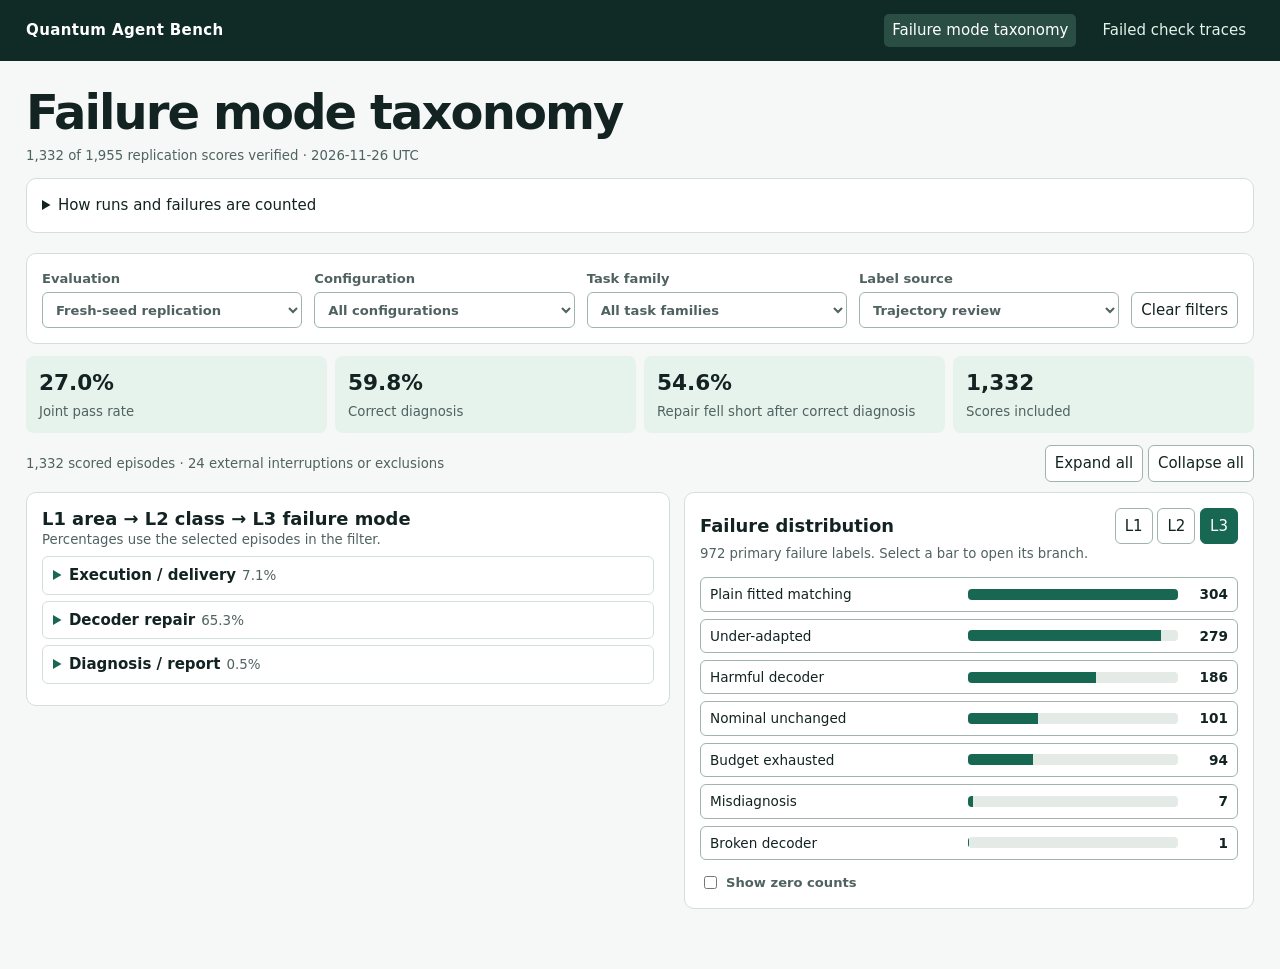
<file: analysis/index.html>
<!doctype html>
<html lang="en">
<head>
<meta charset="utf-8">
<meta name="viewport" content="width=device-width,initial-scale=1">
<title>Quantum Agent Bench failure analysis</title>
<style>
:root{color-scheme:light;--ink:#122321;--muted:#4f6260;--line:#d3dfda;--paper:#f5f8f6;--white:#fff;--accent:#176752;--soft:#e6f2ec;--warm:#855129;--focus:#155e9a;font-family:system-ui,sans-serif}
*{box-sizing:border-box}
body{margin:0;color:var(--ink);background:var(--paper);font-size:15px;line-height:1.5}
[hidden]{display:none!important}
header{background:#102b26;color:white}
nav{max-width:1380px;margin:auto;padding:14px 26px;display:flex;flex-wrap:wrap;align-items:center;gap:18px}
nav strong{margin-right:auto;letter-spacing:.025em}
nav a{color:#e2f3ea;padding:5px 8px;text-decoration:none}
nav a[aria-current]{border-radius:5px;background:#2a4e43;color:white}
main{max-width:1380px;margin:auto;padding:25px 26px 60px}
h1,h2,h3,p{margin:0}
h1{font-size:clamp(2rem,5vw,3rem);line-height:1.1;margin-bottom:8px;letter-spacing:-.04em}
h2{font-size:1.12rem;line-height:1.25}
p+p{margin-top:8px}
a{color:var(--accent);text-underline-offset:3px}
:focus-visible{outline:3px solid var(--focus);outline-offset:2px}
.panel,details.method{background:var(--white);border:1px solid var(--line);border-radius:10px;padding:15px}
.small{font-size:.83rem;color:var(--muted)}
.method{margin:12px 0}
.method p{margin:8px 0 0}
summary{cursor:pointer}
.filters{display:flex;flex-wrap:wrap;align-items:flex-end;gap:12px;margin:20px 0 12px}
label{font-weight:600;color:var(--muted);font-size:.82rem;display:grid;gap:4px;min-width:0}
input,button,select{font:inherit;color:inherit}
select,input[type=search],button{background:white;border:1px solid #9fb4ac;border-radius:6px;padding:6px 9px;max-width:100%}
select{min-height:36px}
button{cursor:pointer}
button:hover{background:var(--soft)}
button[aria-pressed=true]{background:var(--accent);color:white;border-color:var(--accent)}
.filters label{flex:1 1 180px}
.toolbar,.panel-heading{display:flex;gap:8px;align-items:center;justify-content:space-between;flex-wrap:wrap}
.toolbar{margin:10px 0}
.stat-grid{display:grid;grid-template-columns:repeat(4,minmax(0,1fr));gap:8px;margin:12px 0}
.stat-grid div{padding:11px 13px;border-radius:8px;background:var(--soft)}
.stat-grid strong{font-size:1.35rem;display:block;font-variant-numeric:tabular-nums}
.taxonomy-grid{display:grid;grid-template-columns:minmax(0,1.13fr) minmax(0,1fr);gap:14px;align-items:start}
.branch{border:1px solid var(--line);border-radius:6px;background:white;margin:6px 0;padding:7px 10px}
.branch>.branch{margin-left:10px}
.branch>summary{font-weight:650}
.branch>summary::marker{color:var(--accent)}
.branch>summary span{color:var(--muted);font-size:.84rem;font-weight:500;margin-left:6px}
.leaf{font-size:.88rem;margin:7px 4px 2px 12px}
.leaf p{margin:3px 0}
.highlight{border-color:var(--accent);background:var(--soft)}
.bars{display:grid;gap:7px;margin:13px 0}
.bar{display:grid;grid-template-columns:minmax(0,1.2fr) minmax(30px,1fr) 44px;gap:6px;align-items:center;text-align:left;font-size:.85rem}
.bar b{text-align:right;font-variant-numeric:tabular-nums}
.track{background:#e4ebe7;border-radius:4px;overflow:hidden;height:11px}
.fill{display:block;background:var(--accent);height:100%;width:var(--width)}
.checkbox{display:flex;align-items:center;gap:6px}
.trace-grid{display:grid;grid-template-columns:minmax(0,.8fr) minmax(0,.85fr) minmax(0,1.6fr);gap:12px;align-items:start}
.list{max-height:600px;overflow:auto;display:grid;gap:6px;margin-top:10px}
.list button{text-align:left;display:block;width:100%;overflow-wrap:anywhere}
.list small{display:block;font-size:.78rem;color:var(--muted)}
.list button[aria-pressed=true] small{color:white}
.trace-grid .panel label{margin:8px 0}
.trace-grid .panel input,.trace-grid .panel select{width:100%}
#trail ol{margin:12px 0 0;padding:0;list-style:none}
#trail li{position:relative;padding:10px 12px;margin:0 0 20px;border:1px solid var(--line);border-radius:7px}
#trail li:not(:last-child)::after{content:"↓";color:var(--accent);position:absolute;bottom:-20px;left:20px}
#trail li:last-child{margin-bottom:0;background:var(--soft);border-color:#aacdbd}
#trail pre{white-space:pre-wrap;overflow-wrap:anywhere;background:#f3f6f4;padding:8px;border-radius:5px;margin:5px 0 0;font-size:.84rem}
#trail p{margin-top:5px;overflow-wrap:anywhere}
@media(max-width:860px){.taxonomy-grid{grid-template-columns:1fr}.trace-grid{grid-template-columns:1fr 1fr}.trace-grid>.detail{grid-column:1/-1}.list{max-height:270px}}
@media(max-width:560px){main,nav{padding-left:13px;padding-right:13px}.stat-grid{grid-template-columns:1fr 1fr}.trace-grid{grid-template-columns:1fr}.bar{grid-template-columns:minmax(0,1.7fr) minmax(25px,1fr) 35px}.trace-grid>.detail{grid-column:auto}}
</style>
</head>
<body>
<header><nav aria-label="Report views">
<strong>Quantum Agent Bench</strong>
<a id="nav-taxonomy" href="#taxonomy">Failure mode taxonomy</a>
<a id="nav-traces" href="#traces">Failed check traces</a>
</nav></header>
<main>
<noscript>This report needs JavaScript to filter the taxonomy and display evidence.</noscript>
<section id="taxonomy">
<h1>Failure mode taxonomy</h1>
<p id="snapshot" class="small"></p>
<details class="method"><summary>How runs and failures are counted</summary>
<p>Each scored failure has one primary L3 label under one L2 class and one L1 area. Passes and external interruptions have separate counts. A trace can show several failed checks for one episode.</p>
<p>The scoring rule determines joint pass rates. The score-aware trajectory review supplies a separate label. It can disagree with the rule. Review labels describe recorded evidence.</p>
<p>Historical reviews used rendered inputs that sometimes shortened long outputs. Replication reviews cover archived Codex output without middle cuts. Output after the stop could not be verified for 2 budget-stopped attempts.</p>
</details>
<form class="panel filters" id="filters" aria-label="Filter failure modes">
<label>Evaluation<select id="cohort"></select></label>
<label>Configuration<select id="configuration"></select></label>
<label>Task family<select id="family"></select></label>
<label>Label source<select id="lens"><option value="review">Trajectory review</option><option value="rule">Scoring rule</option></select></label>
<button type="reset">Clear filters</button>
</form>
<div id="metrics" class="stat-grid" aria-label="Filtered evaluation results"></div>
<div class="toolbar">
<p id="matches" class="small" role="status"></p>
<div><button type="button" id="expand">Expand all</button> <button type="button" id="collapse">Collapse all</button></div>
</div>
<div class="taxonomy-grid">
<section class="panel" aria-labelledby="tree-head">
<h2 id="tree-head">L1 area → L2 class → L3 failure mode</h2>
<p class="small">Percentages use the selected episodes in the filter.</p>
<div id="tree"></div>
</section>
<section class="panel" aria-labelledby="chart-head">
<div class="panel-heading"><h2 id="chart-head">Failure distribution</h2>
<div id="levels" aria-label="Hierarchy level"><button type="button" data-level="1">L1</button> <button type="button" data-level="2">L2</button> <button type="button" data-level="3">L3</button></div></div>
<p id="chart-base" class="small"></p>
<div id="bars" class="bars"></div>
<label class="checkbox"><input type="checkbox" id="show-zero"> Show zero counts</label>
</section>
</div>
</section>
<section id="traces" hidden>
<h1>Failed check traces</h1>
<p id="trace-coverage" class="small"></p>
<div class="panel filters">
<label>Evaluation<select id="trace-cohort"></select></label>
<label>Configuration<select id="trace-configuration"></select></label>
<label>Task family<select id="trace-family"></select></label>
<label>Failure mode<select id="trace-mode"></select></label>
<label>Find a task or run<input id="trace-search" type="search"></label>
<label>Sort by<select id="trace-sort"><option value="configuration">Configuration, then task</option><option value="task">Task, then configuration</option></select></label>
</div>
<div class="trace-grid">
<section class="panel" aria-labelledby="runs-head"><h2 id="runs-head">Trajectories</h2><p id="run-count" class="small" role="status"></p><div id="runs" class="list"></div></section>
<section class="panel" aria-labelledby="checks-head"><h2 id="checks-head">Failed checks</h2><p id="run-selected" class="small"></p><div id="checks" class="list"></div></section>
<section class="panel detail" aria-labelledby="trail-head"><h2 id="trail-head">Recorded timeline</h2><div id="trail"></div></section>
</div>
<details class="method"><summary>How evidence is linked</summary>
<p>Source-verified excerpts were checked against saved records. Related excerpts are literal matches for terms relevant to the selected check. The timeline orders events and ends with the scorer or eligibility verdict. A missing match leaves the verdict and its review visible.</p>
</details>
</section>
</main>
<script type="application/json" id="report-data">{"cohorts":{"fresh":"Fresh-seed replication","agent_launch2":"Development evaluation","agent_launch":"Earlier evaluation","agent_decoder":"Decoder pilot","agent_drift":"Drift pilot","agent_hard":"Hard-task pilot","agent_hard2":"Hard-task follow-up","agent_trial":"Single-task pilot"},"snapshot":{"checked":"2026-11-26T19:00:23.155367+00:00","scored":1332,"planned":1955,"capture_limits":2},"groups":[{"cohort":"agent_decoder","family":"other mismatch","configuration":"haiku 5 5 · medium","rule":"no_submission","review":"no_submission","diagnosis":null,"repair_met":null,"score_error":true,"selected":true,"n":1},{"cohort":"agent_decoder","family":"other mismatch","configuration":"haiku 5 5 · medium","rule":"plain_matching","review":"plain_matching","diagnosis":null,"repair_met":false,"score_error":false,"selected":true,"n":2},{"cohort":"agent_decoder","family":"other mismatch","configuration":"haiku 5 5 · medium","rule":"plain_matching","review":"nominal_unchanged","diagnosis":null,"repair_met":false,"score_error":false,"selected":true,"n":1},{"cohort":"agent_decoder","family":"other mismatch","configuration":"haiku 5 5 · medium","rule":"broken_decoder","review":"invalid_run","diagnosis":null,"repair_met":null,"score_error":true,"selected":true,"n":2},{"cohort":"agent_decoder","family":"other mismatch","configuration":"haiku 5 5 medium r2","rule":"plain_matching","review":"plain_matching","diagnosis":null,"repair_met":false,"score_error":false,"selected":true,"n":3},{"cohort":"agent_decoder","family":"other mismatch","configuration":"opus 5 5 · medium","rule":"passed","review":"passed","diagnosis":null,"repair_met":true,"score_error":false,"selected":true,"n":2},{"cohort":"agent_decoder","family":"other mismatch","configuration":"opus 5 5 · medium","rule":"no_submission","review":"no_submission","diagnosis":null,"repair_met":null,"score_error":true,"selected":true,"n":4},{"cohort":"agent_decoder","family":"other mismatch","configuration":"opus 5 5 medium r2","rule":"no_submission","review":"out_of_budget","diagnosis":null,"repair_met":null,"score_error":true,"selected":true,"n":2},{"cohort":"agent_decoder","family":"other mismatch","configuration":"opus 5 5 medium r2","rule":"passed","review":"passed","diagnosis":null,"repair_met":true,"score_error":false,"selected":true,"n":2},{"cohort":"agent_decoder","family":"other mismatch","configuration":"sonnet 5 5 · high","rule":"passed","review":"passed","diagnosis":null,"repair_met":true,"score_error":false,"selected":true,"n":1},{"cohort":"agent_decoder","family":"other mismatch","configuration":"sonnet 5 5 · high","rule":"no_submission","review":"no_submission","diagnosis":null,"repair_met":null,"score_error":true,"selected":true,"n":4},{"cohort":"agent_decoder","family":"other mismatch","configuration":"sonnet 5 5 · high","rule":"broken_decoder","review":"broken_decoder","diagnosis":null,"repair_met":null,"score_error":true,"selected":true,"n":1},{"cohort":"agent_decoder","family":"other mismatch","configuration":"sonnet 5 5 high r2","rule":"out_of_budget","review":"out_of_budget","diagnosis":null,"repair_met":null,"score_error":true,"selected":true,"n":4},{"cohort":"agent_decoder","family":"other mismatch","configuration":"sonnet 5 5 high r2","rule":"passed","review":"passed","diagnosis":null,"repair_met":true,"score_error":false,"selected":true,"n":1},{"cohort":"agent_drift","family":"adequate nominal","configuration":"sonnet 5 5 · high","rule":"passed","review":"passed","diagnosis":null,"repair_met":true,"score_error":false,"selected":true,"n":2},{"cohort":"agent_drift","family":"adequate nominal","configuration":"sonnet 5 5 · high","rule":"nominal_unchanged","review":"nominal_unchanged","diagnosis":null,"repair_met":false,"score_error":false,"selected":true,"n":2},{"cohort":"agent_drift","family":"measurement","configuration":"sonnet 5 5 · high","rule":"passed","review":"passed","diagnosis":null,"repair_met":true,"score_error":false,"selected":true,"n":4},{"cohort":"agent_drift","family":"other mismatch","configuration":"sonnet 5 5 · high","rule":"plain_matching","review":"plain_matching","diagnosis":null,"repair_met":false,"score_error":false,"selected":true,"n":1},{"cohort":"agent_drift","family":"other mismatch","configuration":"sonnet 5 5 · high","rule":"passed","review":"passed","diagnosis":null,"repair_met":true,"score_error":false,"selected":true,"n":5},{"cohort":"agent_hard","family":"adequate nominal","configuration":"opus 5 5 · medium","rule":"passed","review":"passed","diagnosis":true,"repair_met":true,"score_error":false,"selected":true,"n":2},{"cohort":"agent_hard","family":"local qubit","configuration":"opus 5 5 · medium","rule":"passed","review":"passed","diagnosis":true,"repair_met":true,"score_error":false,"selected":true,"n":2},{"cohort":"agent_hard","family":"local gates","configuration":"opus 5 5 · medium","rule":"passed","review":"passed","diagnosis":true,"repair_met":true,"score_error":false,"selected":true,"n":1},{"cohort":"agent_hard","family":"combined faults","configuration":"opus 5 5 · medium","rule":"passed","review":"passed","diagnosis":true,"repair_met":true,"score_error":false,"selected":true,"n":1},{"cohort":"agent_hard","family":"measurement","configuration":"opus 5 5 · medium","rule":"passed","review":"passed","diagnosis":true,"repair_met":true,"score_error":false,"selected":true,"n":1},{"cohort":"agent_hard","family":"local qubit","configuration":"opus 5 5 · medium","rule":"plain_matching","review":"plain_matching","diagnosis":true,"repair_met":false,"score_error":false,"selected":true,"n":1},{"cohort":"agent_hard","family":"adequate nominal","configuration":"sonnet 5 5 · high","rule":"nominal_unchanged","review":"nominal_unchanged","diagnosis":true,"repair_met":false,"score_error":false,"selected":true,"n":4},{"cohort":"agent_hard","family":"adequate nominal","configuration":"sonnet 5 5 · high","rule":"passed","review":"passed","diagnosis":true,"repair_met":true,"score_error":false,"selected":true,"n":1},{"cohort":"agent_hard","family":"local qubit","configuration":"sonnet 5 5 · high","rule":"plain_matching","review":"plain_matching","diagnosis":true,"repair_met":false,"score_error":false,"selected":true,"n":5},{"cohort":"agent_hard","family":"local gates","configuration":"sonnet 5 5 · high","rule":"plain_matching","review":"plain_matching","diagnosis":true,"repair_met":false,"score_error":false,"selected":true,"n":1},{"cohort":"agent_hard","family":"other mismatch","configuration":"sonnet 5 5 · high","rule":"plain_matching","review":"plain_matching","diagnosis":true,"repair_met":false,"score_error":false,"selected":true,"n":2},{"cohort":"agent_hard","family":"measurement","configuration":"sonnet 5 5 · high","rule":"plain_matching","review":"plain_matching","diagnosis":true,"repair_met":false,"score_error":false,"selected":true,"n":2},{"cohort":"agent_hard","family":"combined faults","configuration":"sonnet 5 5 · high","rule":"plain_matching","review":"plain_matching","diagnosis":true,"repair_met":false,"score_error":false,"selected":true,"n":1},{"cohort":"agent_hard","family":"combined faults","configuration":"sonnet 5 5 · high","rule":"passed","review":"passed","diagnosis":true,"repair_met":true,"score_error":false,"selected":true,"n":1},{"cohort":"agent_hard2","family":"adequate nominal","configuration":"opus 5 5 · medium","rule":"nominal_unchanged","review":"nominal_unchanged","diagnosis":true,"repair_met":false,"score_error":false,"selected":true,"n":1},{"cohort":"agent_hard2","family":"adequate nominal","configuration":"opus 5 5 · medium","rule":"passed","review":"passed","diagnosis":true,"repair_met":true,"score_error":false,"selected":true,"n":1},{"cohort":"agent_hard2","family":"telegraph noise","configuration":"opus 5 5 · medium","rule":"passed","review":"passed","diagnosis":true,"repair_met":true,"score_error":false,"selected":true,"n":4},{"cohort":"agent_hard2","family":"telegraph noise","configuration":"opus 5 5 · medium","rule":"plain_matching","review":"plain_matching","diagnosis":true,"repair_met":false,"score_error":false,"selected":true,"n":1},{"cohort":"agent_hard2","family":"moving qubits","configuration":"opus 5 5 · medium","rule":"plain_matching","review":"plain_matching","diagnosis":false,"repair_met":false,"score_error":false,"selected":true,"n":1},{"cohort":"agent_hard2","family":"moving qubits","configuration":"opus 5 5 medium wander","rule":"misdiagnosis","review":"misdiagnosis","diagnosis":false,"repair_met":true,"score_error":false,"selected":true,"n":2},{"cohort":"agent_hard2","family":"moving qubits","configuration":"opus 5 5 medium wander","rule":"plain_matching","review":"plain_matching","diagnosis":true,"repair_met":false,"score_error":false,"selected":true,"n":1},{"cohort":"agent_hard2","family":"moving qubits","configuration":"opus 5 5 medium wander","rule":"plain_matching","review":"plain_matching","diagnosis":false,"repair_met":false,"score_error":false,"selected":true,"n":1},{"cohort":"agent_hard2","family":"adequate nominal","configuration":"sonnet 5 5 · high","rule":"nominal_unchanged","review":"nominal_unchanged","diagnosis":true,"repair_met":false,"score_error":false,"selected":true,"n":2},{"cohort":"agent_hard2","family":"adequate nominal","configuration":"sonnet 5 5 · high","rule":"passed","review":"passed","diagnosis":true,"repair_met":true,"score_error":false,"selected":true,"n":1},{"cohort":"agent_hard2","family":"telegraph noise","configuration":"sonnet 5 5 · high","rule":"harmful_decoder","review":"harmful_decoder","diagnosis":true,"repair_met":false,"score_error":false,"selected":true,"n":1},{"cohort":"agent_hard2","family":"telegraph noise","configuration":"sonnet 5 5 · high","rule":"plain_matching","review":"plain_matching","diagnosis":true,"repair_met":false,"score_error":false,"selected":true,"n":2},{"cohort":"agent_hard2","family":"telegraph noise","configuration":"sonnet 5 5 · high","rule":"passed","review":"passed","diagnosis":true,"repair_met":true,"score_error":false,"selected":true,"n":1},{"cohort":"agent_hard2","family":"telegraph noise","configuration":"sonnet 5 5 · high","rule":"plain_matching","review":"plain_matching","diagnosis":false,"repair_met":false,"score_error":false,"selected":true,"n":1},{"cohort":"agent_hard2","family":"moving qubits","configuration":"sonnet 5 5 · high","rule":"plain_matching","review":"plain_matching","diagnosis":false,"repair_met":false,"score_error":false,"selected":true,"n":4},{"cohort":"agent_hard2","family":"moving qubits","configuration":"sonnet 5 5 · high","rule":"harmful_decoder","review":"harmful_decoder","diagnosis":false,"repair_met":false,"score_error":false,"selected":true,"n":1},{"cohort":"agent_hard2","family":"moving qubits","configuration":"sonnet 5 5 · high","rule":"misdiagnosis","review":"misdiagnosis","diagnosis":false,"repair_met":true,"score_error":false,"selected":true,"n":2},{"cohort":"agent_launch","family":"adequate nominal","configuration":"fable 5 1 max cc","rule":"invalid_run","review":"harmful_decoder","diagnosis":true,"repair_met":false,"score_error":false,"selected":true,"n":1},{"cohort":"agent_launch","family":"adequate nominal","configuration":"fable 5 1 max cc","rule":"invalid_run","review":"passed","diagnosis":true,"repair_met":true,"score_error":false,"selected":true,"n":2},{"cohort":"agent_launch","family":"moving qubits","configuration":"fable 5 1 max cc","rule":"invalid_run","review":"plain_matching","diagnosis":true,"repair_met":false,"score_error":false,"selected":true,"n":1},{"cohort":"agent_launch","family":"moving qubits","configuration":"fable 5 1 max cc","rule":"plain_matching","review":"plain_matching","diagnosis":true,"repair_met":false,"score_error":false,"selected":true,"n":2},{"cohort":"agent_launch","family":"adequate nominal","configuration":"gpt 6 astra · max","rule":"passed","review":"passed","diagnosis":true,"repair_met":true,"score_error":false,"selected":true,"n":3},{"cohort":"agent_launch","family":"moving qubits","configuration":"gpt 6 astra · max","rule":"passed","review":"passed","diagnosis":true,"repair_met":true,"score_error":false,"selected":true,"n":5},{"cohort":"agent_launch","family":"moving qubits","configuration":"gpt 6 astra · max","rule":"broken_decoder","review":"broken_decoder","diagnosis":true,"repair_met":null,"score_error":true,"selected":true,"n":2},{"cohort":"agent_launch","family":"moving qubits","configuration":"gpt 6 astra · max","rule":"under_adapted","review":"under_adapted","diagnosis":true,"repair_met":false,"score_error":false,"selected":true,"n":2},{"cohort":"agent_launch","family":"moving qubits","configuration":"gpt 6 astra · max","rule":"invalid_run","review":"passed","diagnosis":true,"repair_met":true,"score_error":false,"selected":true,"n":1},{"cohort":"agent_launch","family":"spatial patch","configuration":"gpt 6 astra · max","rule":"passed","review":"passed","diagnosis":true,"repair_met":true,"score_error":false,"selected":true,"n":1},{"cohort":"agent_launch","family":"adequate nominal","configuration":"opus 5 5 medium cc","rule":"invalid_run","review":"passed","diagnosis":true,"repair_met":true,"score_error":false,"selected":true,"n":2},{"cohort":"agent_launch","family":"adequate nominal","configuration":"opus 5 5 medium cc","rule":"invalid_run","review":"nominal_unchanged","diagnosis":true,"repair_met":false,"score_error":false,"selected":true,"n":1},{"cohort":"agent_launch","family":"moving qubits","configuration":"opus 5 5 medium cc","rule":"invalid_run","review":"plain_matching","diagnosis":false,"repair_met":false,"score_error":false,"selected":true,"n":1},{"cohort":"agent_launch","family":"moving qubits","configuration":"opus 5 5 medium cc","rule":"invalid_run","review":"plain_matching","diagnosis":true,"repair_met":false,"score_error":false,"selected":true,"n":10},{"cohort":"agent_launch","family":"spatial patch","configuration":"opus 5 5 medium cc","rule":"invalid_run","review":"passed","diagnosis":true,"repair_met":true,"score_error":false,"selected":true,"n":2},{"cohort":"agent_launch","family":"combined faults","configuration":"opus 5 5 medium cc","rule":"invalid_run","review":"plain_matching","diagnosis":true,"repair_met":false,"score_error":false,"selected":true,"n":1},{"cohort":"agent_launch","family":"combined faults","configuration":"opus 5 5 medium cc","rule":"invalid_run","review":"passed","diagnosis":true,"repair_met":true,"score_error":false,"selected":true,"n":1},{"cohort":"agent_launch","family":"combined faults","configuration":"opus 5 5 medium cc","rule":"invalid_run","review":"misdiagnosis","diagnosis":false,"repair_met":true,"score_error":false,"selected":true,"n":1},{"cohort":"agent_launch","family":"combined faults","configuration":"opus 5 5 medium cc","rule":"invalid_run","review":"plain_matching","diagnosis":false,"repair_met":false,"score_error":false,"selected":true,"n":1},{"cohort":"agent_launch","family":"spatial patch","configuration":"opus 5 5 medium cc","rule":"invalid_run","review":"plain_matching","diagnosis":true,"repair_met":false,"score_error":false,"selected":true,"n":1},{"cohort":"agent_launch","family":"adequate nominal","configuration":"sonnet 5 5 · high","rule":"nominal_unchanged","review":"nominal_unchanged","diagnosis":true,"repair_met":false,"score_error":false,"selected":true,"n":3},{"cohort":"agent_launch","family":"moving qubits","configuration":"sonnet 5 5 · high","rule":"plain_matching","review":"plain_matching","diagnosis":true,"repair_met":false,"score_error":false,"selected":true,"n":9},{"cohort":"agent_launch","family":"adequate nominal","configuration":"sonnet 5 5 high cc","rule":"invalid_run","review":"passed","diagnosis":true,"repair_met":true,"score_error":false,"selected":true,"n":1},{"cohort":"agent_launch","family":"adequate nominal","configuration":"sonnet 5 5 high cc","rule":"invalid_run","review":"nominal_unchanged","diagnosis":true,"repair_met":false,"score_error":false,"selected":true,"n":2},{"cohort":"agent_launch","family":"moving qubits","configuration":"sonnet 5 5 high cc","rule":"invalid_run","review":"plain_matching","diagnosis":true,"repair_met":false,"score_error":false,"selected":true,"n":10},{"cohort":"agent_launch","family":"moving qubits","configuration":"sonnet 5 5 high cc","rule":"invalid_run","review":"broken_decoder","diagnosis":false,"repair_met":null,"score_error":true,"selected":true,"n":1},{"cohort":"agent_launch","family":"spatial patch","configuration":"sonnet 5 5 high cc","rule":"invalid_run","review":"passed","diagnosis":true,"repair_met":true,"score_error":false,"selected":true,"n":1},{"cohort":"agent_launch","family":"spatial patch","configuration":"sonnet 5 5 high cc","rule":"invalid_run","review":"plain_matching","diagnosis":true,"repair_met":false,"score_error":false,"selected":true,"n":1},{"cohort":"agent_launch","family":"combined faults","configuration":"sonnet 5 5 high cc","rule":"invalid_run","review":"plain_matching","diagnosis":false,"repair_met":false,"score_error":false,"selected":true,"n":3},{"cohort":"agent_launch","family":"combined faults","configuration":"sonnet 5 5 high cc","rule":"invalid_run","review":"misdiagnosis","diagnosis":false,"repair_met":true,"score_error":false,"selected":true,"n":1},{"cohort":"agent_launch","family":"spatial patch","configuration":"sonnet 5 5 high cc","rule":"invalid_run","review":"plain_matching","diagnosis":false,"repair_met":false,"score_error":false,"selected":true,"n":1},{"cohort":"agent_trial","family":"adequate nominal","configuration":"codex trial","rule":"nominal_unchanged","review":"nominal_unchanged","diagnosis":true,"repair_met":false,"score_error":false,"selected":true,"n":1},{"cohort":"agent_launch2","family":"adequate nominal","configuration":"gpt 5 6 luna · high","rule":"nominal_unchanged","review":"nominal_unchanged","diagnosis":true,"repair_met":false,"score_error":false,"selected":true,"n":2},{"cohort":"agent_launch2","family":"local qubit","configuration":"gpt 5 6 luna · high","rule":"plain_matching","review":"plain_matching","diagnosis":true,"repair_met":false,"score_error":false,"selected":true,"n":1},{"cohort":"agent_launch2","family":"measurement","configuration":"gpt 5 6 luna · high","rule":"out_of_budget","review":"out_of_budget","diagnosis":false,"repair_met":null,"score_error":true,"selected":true,"n":1},{"cohort":"agent_launch2","family":"telegraph noise","configuration":"gpt 5 6 luna · high","rule":"plain_matching","review":"plain_matching","diagnosis":true,"repair_met":false,"score_error":false,"selected":true,"n":1},{"cohort":"agent_launch2","family":"spatial patch","configuration":"gpt 5 6 luna · high","rule":"harmful_decoder","review":"harmful_decoder","diagnosis":true,"repair_met":false,"score_error":false,"selected":true,"n":1},{"cohort":"agent_launch2","family":"moving qubits","configuration":"gpt 5 6 luna · high","rule":"out_of_budget","review":"out_of_budget","diagnosis":false,"repair_met":null,"score_error":true,"selected":true,"n":4},{"cohort":"agent_launch2","family":"moving gates","configuration":"gpt 5 6 luna · high","rule":"harmful_decoder","review":"harmful_decoder","diagnosis":false,"repair_met":false,"score_error":false,"selected":true,"n":3},{"cohort":"agent_launch2","family":"moving qubits","configuration":"gpt 5 6 luna · high","rule":"harmful_decoder","review":"harmful_decoder","diagnosis":true,"repair_met":false,"score_error":false,"selected":true,"n":1},{"cohort":"agent_launch2","family":"combined faults","configuration":"gpt 5 6 luna · high","rule":"out_of_budget","review":"out_of_budget","diagnosis":false,"repair_met":null,"score_error":true,"selected":true,"n":3},{"cohort":"agent_launch2","family":"moving qubits","configuration":"gpt 5 6 luna · high","rule":"nominal_unchanged","review":"nominal_unchanged","diagnosis":true,"repair_met":false,"score_error":false,"selected":true,"n":1},{"cohort":"agent_launch2","family":"spatial patch","configuration":"gpt 5 6 luna · high","rule":"out_of_budget","review":"out_of_budget","diagnosis":false,"repair_met":null,"score_error":true,"selected":true,"n":1},{"cohort":"agent_launch2","family":"moving gates","configuration":"gpt 5 6 luna · high","rule":"out_of_budget","review":"out_of_budget","diagnosis":false,"repair_met":null,"score_error":true,"selected":true,"n":1},{"cohort":"agent_launch2","family":"moving qubits","configuration":"gpt 5 6 luna · high","rule":"plain_matching","review":"plain_matching","diagnosis":false,"repair_met":false,"score_error":false,"selected":true,"n":2},{"cohort":"agent_launch2","family":"moving gates","configuration":"gpt 5 6 luna · high","rule":"plain_matching","review":"plain_matching","diagnosis":false,"repair_met":false,"score_error":false,"selected":true,"n":1},{"cohort":"agent_launch2","family":"adequate nominal","configuration":"gpt 5 6 luna · low","rule":"nominal_unchanged","review":"nominal_unchanged","diagnosis":true,"repair_met":false,"score_error":false,"selected":true,"n":1},{"cohort":"agent_launch2","family":"adequate nominal","configuration":"gpt 5 6 luna · low","rule":"harmful_decoder","review":"harmful_decoder","diagnosis":false,"repair_met":false,"score_error":false,"selected":true,"n":1},{"cohort":"agent_launch2","family":"local qubit","configuration":"gpt 5 6 luna · low","rule":"nominal_unchanged","review":"nominal_unchanged","diagnosis":false,"repair_met":false,"score_error":false,"selected":true,"n":1},{"cohort":"agent_launch2","family":"measurement","configuration":"gpt 5 6 luna · low","rule":"harmful_decoder","review":"harmful_decoder","diagnosis":true,"repair_met":false,"score_error":false,"selected":true,"n":1},{"cohort":"agent_launch2","family":"telegraph noise","configuration":"gpt 5 6 luna · low","rule":"harmful_decoder","review":"harmful_decoder","diagnosis":false,"repair_met":false,"score_error":false,"selected":true,"n":1},{"cohort":"agent_launch2","family":"spatial patch","configuration":"gpt 5 6 luna · low","rule":"nominal_unchanged","review":"nominal_unchanged","diagnosis":true,"repair_met":false,"score_error":false,"selected":true,"n":1},{"cohort":"agent_launch2","family":"moving qubits","configuration":"gpt 5 6 luna · low","rule":"nominal_unchanged","review":"nominal_unchanged","diagnosis":false,"repair_met":false,"score_error":false,"selected":true,"n":3},{"cohort":"agent_launch2","family":"moving gates","configuration":"gpt 5 6 luna · low","rule":"nominal_unchanged","review":"nominal_unchanged","diagnosis":false,"repair_met":false,"score_error":false,"selected":true,"n":3},{"cohort":"agent_launch2","family":"moving qubits","configuration":"gpt 5 6 luna · low","rule":"harmful_decoder","review":"harmful_decoder","diagnosis":false,"repair_met":false,"score_error":false,"selected":true,"n":5},{"cohort":"agent_launch2","family":"combined faults","configuration":"gpt 5 6 luna · low","rule":"nominal_unchanged","review":"nominal_unchanged","diagnosis":false,"repair_met":false,"score_error":false,"selected":true,"n":2},{"cohort":"agent_launch2","family":"spatial patch","configuration":"gpt 5 6 luna · low","rule":"harmful_decoder","review":"harmful_decoder","diagnosis":false,"repair_met":false,"score_error":false,"selected":true,"n":1},{"cohort":"agent_launch2","family":"moving gates","configuration":"gpt 5 6 luna · low","rule":"harmful_decoder","review":"harmful_decoder","diagnosis":false,"repair_met":false,"score_error":false,"selected":true,"n":1},{"cohort":"agent_launch2","family":"moving gates","configuration":"gpt 5 6 luna · low","rule":"plain_matching","review":"plain_matching","diagnosis":false,"repair_met":false,"score_error":false,"selected":true,"n":1},{"cohort":"agent_launch2","family":"combined faults","configuration":"gpt 5 6 luna · low","rule":"harmful_decoder","review":"harmful_decoder","diagnosis":false,"repair_met":false,"score_error":false,"selected":true,"n":1},{"cohort":"agent_launch2","family":"adequate nominal","configuration":"gpt 5 6 luna · max","rule":"out_of_budget","review":"out_of_budget","diagnosis":true,"repair_met":null,"score_error":true,"selected":true,"n":1},{"cohort":"agent_launch2","family":"adequate nominal","configuration":"gpt 5 6 luna · max","rule":"passed","review":"passed","diagnosis":true,"repair_met":true,"score_error":false,"selected":true,"n":1},{"cohort":"agent_launch2","family":"local qubit","configuration":"gpt 5 6 luna · max","rule":"passed","review":"passed","diagnosis":true,"repair_met":true,"score_error":false,"selected":true,"n":1},{"cohort":"agent_launch2","family":"measurement","configuration":"gpt 5 6 luna · max","rule":"passed","review":"passed","diagnosis":true,"repair_met":true,"score_error":false,"selected":true,"n":1},{"cohort":"agent_launch2","family":"telegraph noise","configuration":"gpt 5 6 luna · max","rule":"out_of_budget","review":"out_of_budget","diagnosis":false,"repair_met":null,"score_error":true,"selected":true,"n":1},{"cohort":"agent_launch2","family":"spatial patch","configuration":"gpt 5 6 luna · max","rule":"out_of_budget","review":"out_of_budget","diagnosis":false,"repair_met":null,"score_error":true,"selected":true,"n":2},{"cohort":"agent_launch2","family":"moving qubits","configuration":"gpt 5 6 luna · max","rule":"out_of_budget","review":"out_of_budget","diagnosis":false,"repair_met":null,"score_error":true,"selected":true,"n":5},{"cohort":"agent_launch2","family":"moving gates","configuration":"gpt 5 6 luna · max","rule":"out_of_budget","review":"out_of_budget","diagnosis":false,"repair_met":null,"score_error":true,"selected":true,"n":4},{"cohort":"agent_launch2","family":"moving qubits","configuration":"gpt 5 6 luna · max","rule":"plain_matching","review":"plain_matching","diagnosis":true,"repair_met":false,"score_error":false,"selected":true,"n":1},{"cohort":"agent_launch2","family":"combined faults","configuration":"gpt 5 6 luna · max","rule":"plain_matching","review":"plain_matching","diagnosis":false,"repair_met":false,"score_error":false,"selected":true,"n":1},{"cohort":"agent_launch2","family":"moving gates","configuration":"gpt 5 6 luna · max","rule":"plain_matching","review":"plain_matching","diagnosis":false,"repair_met":false,"score_error":false,"selected":true,"n":1},{"cohort":"agent_launch2","family":"moving qubits","configuration":"gpt 5 6 luna · max","rule":"harmful_decoder","review":"harmful_decoder","diagnosis":false,"repair_met":false,"score_error":false,"selected":true,"n":2},{"cohort":"agent_launch2","family":"combined faults","configuration":"gpt 5 6 luna · max","rule":"out_of_budget","review":"out_of_budget","diagnosis":false,"repair_met":null,"score_error":true,"selected":true,"n":2},{"cohort":"agent_launch2","family":"adequate nominal","configuration":"gpt 5 6 luna · medium","rule":"nominal_unchanged","review":"nominal_unchanged","diagnosis":true,"repair_met":false,"score_error":false,"selected":true,"n":1},{"cohort":"agent_launch2","family":"adequate nominal","configuration":"gpt 5 6 luna · medium","rule":"nominal_unchanged","review":"plain_matching","diagnosis":false,"repair_met":false,"score_error":false,"selected":true,"n":1},{"cohort":"agent_launch2","family":"local qubit","configuration":"gpt 5 6 luna · medium","rule":"harmful_decoder","review":"harmful_decoder","diagnosis":true,"repair_met":false,"score_error":false,"selected":true,"n":1},{"cohort":"agent_launch2","family":"measurement","configuration":"gpt 5 6 luna · medium","rule":"plain_matching","review":"plain_matching","diagnosis":true,"repair_met":false,"score_error":false,"selected":true,"n":1},{"cohort":"agent_launch2","family":"telegraph noise","configuration":"gpt 5 6 luna · medium","rule":"harmful_decoder","review":"harmful_decoder","diagnosis":false,"repair_met":false,"score_error":false,"selected":true,"n":1},{"cohort":"agent_launch2","family":"spatial patch","configuration":"gpt 5 6 luna · medium","rule":"plain_matching","review":"plain_matching","diagnosis":false,"repair_met":false,"score_error":false,"selected":true,"n":1},{"cohort":"agent_launch2","family":"moving qubits","configuration":"gpt 5 6 luna · medium","rule":"harmful_decoder","review":"harmful_decoder","diagnosis":false,"repair_met":false,"score_error":false,"selected":true,"n":6},{"cohort":"agent_launch2","family":"moving gates","configuration":"gpt 5 6 luna · medium","rule":"nominal_unchanged","review":"nominal_unchanged","diagnosis":false,"repair_met":false,"score_error":false,"selected":true,"n":2},{"cohort":"agent_launch2","family":"moving qubits","configuration":"gpt 5 6 luna · medium","rule":"harmful_decoder","review":"harmful_decoder","diagnosis":true,"repair_met":false,"score_error":false,"selected":true,"n":1},{"cohort":"agent_launch2","family":"combined faults","configuration":"gpt 5 6 luna · medium","rule":"nominal_unchanged","review":"nominal_unchanged","diagnosis":false,"repair_met":false,"score_error":false,"selected":true,"n":1},{"cohort":"agent_launch2","family":"spatial patch","configuration":"gpt 5 6 luna · medium","rule":"harmful_decoder","review":"harmful_decoder","diagnosis":false,"repair_met":false,"score_error":false,"selected":true,"n":1},{"cohort":"agent_launch2","family":"moving gates","configuration":"gpt 5 6 luna · medium","rule":"nominal_unchanged","review":"plain_matching","diagnosis":false,"repair_met":false,"score_error":false,"selected":true,"n":1},{"cohort":"agent_launch2","family":"moving gates","configuration":"gpt 5 6 luna · medium","rule":"harmful_decoder","review":"harmful_decoder","diagnosis":false,"repair_met":false,"score_error":false,"selected":true,"n":2},{"cohort":"agent_launch2","family":"combined faults","configuration":"gpt 5 6 luna · medium","rule":"harmful_decoder","review":"harmful_decoder","diagnosis":false,"repair_met":false,"score_error":false,"selected":true,"n":1},{"cohort":"agent_launch2","family":"combined faults","configuration":"gpt 5 6 luna · medium","rule":"plain_matching","review":"plain_matching","diagnosis":false,"repair_met":false,"score_error":false,"selected":true,"n":1},{"cohort":"agent_launch2","family":"moving qubits","configuration":"gpt 5 6 luna · medium","rule":"nominal_unchanged","review":"nominal_unchanged","diagnosis":false,"repair_met":false,"score_error":false,"selected":true,"n":1},{"cohort":"agent_launch2","family":"adequate nominal","configuration":"gpt 5 6 luna · xhigh","rule":"nominal_unchanged","review":"nominal_unchanged","diagnosis":true,"repair_met":false,"score_error":false,"selected":true,"n":2},{"cohort":"agent_launch2","family":"local qubit","configuration":"gpt 5 6 luna · xhigh","rule":"plain_matching","review":"plain_matching","diagnosis":true,"repair_met":false,"score_error":false,"selected":true,"n":1},{"cohort":"agent_launch2","family":"measurement","configuration":"gpt 5 6 luna · xhigh","rule":"passed","review":"passed","diagnosis":true,"repair_met":true,"score_error":false,"selected":true,"n":1},{"cohort":"agent_launch2","family":"telegraph noise","configuration":"gpt 5 6 luna · xhigh","rule":"plain_matching","review":"plain_matching","diagnosis":true,"repair_met":false,"score_error":false,"selected":true,"n":1},{"cohort":"agent_launch2","family":"spatial patch","configuration":"gpt 5 6 luna · xhigh","rule":"out_of_budget","review":"out_of_budget","diagnosis":false,"repair_met":null,"score_error":true,"selected":true,"n":1},{"cohort":"agent_launch2","family":"moving qubits","configuration":"gpt 5 6 luna · xhigh","rule":"out_of_budget","review":"out_of_budget","diagnosis":false,"repair_met":null,"score_error":true,"selected":true,"n":3},{"cohort":"agent_launch2","family":"moving gates","configuration":"gpt 5 6 luna · xhigh","rule":"out_of_budget","review":"out_of_budget","diagnosis":false,"repair_met":null,"score_error":true,"selected":true,"n":4},{"cohort":"agent_launch2","family":"combined faults","configuration":"gpt 5 6 luna · xhigh","rule":"out_of_budget","review":"out_of_budget","diagnosis":false,"repair_met":null,"score_error":true,"selected":true,"n":2},{"cohort":"agent_launch2","family":"moving qubits","configuration":"gpt 5 6 luna · xhigh","rule":"harmful_decoder","review":"harmful_decoder","diagnosis":false,"repair_met":false,"score_error":false,"selected":true,"n":3},{"cohort":"agent_launch2","family":"spatial patch","configuration":"gpt 5 6 luna · xhigh","rule":"plain_matching","review":"plain_matching","diagnosis":false,"repair_met":false,"score_error":false,"selected":true,"n":1},{"cohort":"agent_launch2","family":"moving gates","configuration":"gpt 5 6 luna · xhigh","rule":"harmful_decoder","review":"harmful_decoder","diagnosis":false,"repair_met":false,"score_error":false,"selected":true,"n":1},{"cohort":"agent_launch2","family":"combined faults","configuration":"gpt 5 6 luna · xhigh","rule":"harmful_decoder","review":"harmful_decoder","diagnosis":true,"repair_met":false,"score_error":false,"selected":true,"n":1},{"cohort":"agent_launch2","family":"moving qubits","configuration":"gpt 5 6 luna · xhigh","rule":"under_adapted","review":"under_adapted","diagnosis":false,"repair_met":false,"score_error":false,"selected":true,"n":1},{"cohort":"agent_launch2","family":"moving qubits","configuration":"gpt 5 6 luna · xhigh","rule":"plain_matching","review":"plain_matching","diagnosis":false,"repair_met":false,"score_error":false,"selected":true,"n":1},{"cohort":"agent_launch2","family":"adequate nominal","configuration":"gpt 5 6 sol · high","rule":"passed","review":"passed","diagnosis":true,"repair_met":true,"score_error":false,"selected":true,"n":2},{"cohort":"agent_launch2","family":"local qubit","configuration":"gpt 5 6 sol · high","rule":"passed","review":"passed","diagnosis":true,"repair_met":true,"score_error":false,"selected":true,"n":1},{"cohort":"agent_launch2","family":"measurement","configuration":"gpt 5 6 sol · high","rule":"passed","review":"passed","diagnosis":true,"repair_met":true,"score_error":false,"selected":true,"n":1},{"cohort":"agent_launch2","family":"telegraph noise","configuration":"gpt 5 6 sol · high","rule":"passed","review":"passed","diagnosis":true,"repair_met":true,"score_error":false,"selected":true,"n":1},{"cohort":"agent_launch2","family":"spatial patch","configuration":"gpt 5 6 sol · high","rule":"under_adapted","review":"under_adapted","diagnosis":false,"repair_met":false,"score_error":false,"selected":true,"n":2},{"cohort":"agent_launch2","family":"moving qubits","configuration":"gpt 5 6 sol · high","rule":"plain_matching","review":"plain_matching","diagnosis":false,"repair_met":false,"score_error":false,"selected":true,"n":2},{"cohort":"agent_launch2","family":"moving gates","configuration":"gpt 5 6 sol · high","rule":"passed","review":"passed","diagnosis":true,"repair_met":true,"score_error":false,"selected":true,"n":2},{"cohort":"agent_launch2","family":"moving qubits","configuration":"gpt 5 6 sol · high","rule":"passed","review":"passed","diagnosis":true,"repair_met":true,"score_error":false,"selected":true,"n":1},{"cohort":"agent_launch2","family":"combined faults","configuration":"gpt 5 6 sol · high","rule":"plain_matching","review":"plain_matching","diagnosis":true,"repair_met":false,"score_error":false,"selected":true,"n":2},{"cohort":"agent_launch2","family":"moving qubits","configuration":"gpt 5 6 sol · high","rule":"harmful_decoder","review":"harmful_decoder","diagnosis":true,"repair_met":false,"score_error":false,"selected":true,"n":2},{"cohort":"agent_launch2","family":"moving gates","configuration":"gpt 5 6 sol · high","rule":"under_adapted","review":"under_adapted","diagnosis":false,"repair_met":false,"score_error":false,"selected":true,"n":1},{"cohort":"agent_launch2","family":"moving gates","configuration":"gpt 5 6 sol · high","rule":"plain_matching","review":"plain_matching","diagnosis":true,"repair_met":false,"score_error":false,"selected":true,"n":1},{"cohort":"agent_launch2","family":"combined faults","configuration":"gpt 5 6 sol · high","rule":"misdiagnosis","review":"misdiagnosis","diagnosis":false,"repair_met":true,"score_error":false,"selected":true,"n":1},{"cohort":"agent_launch2","family":"moving qubits","configuration":"gpt 5 6 sol · high","rule":"plain_matching","review":"plain_matching","diagnosis":true,"repair_met":false,"score_error":false,"selected":true,"n":2},{"cohort":"agent_launch2","family":"moving qubits","configuration":"gpt 5 6 sol · high","rule":"under_adapted","review":"under_adapted","diagnosis":true,"repair_met":false,"score_error":false,"selected":true,"n":1},{"cohort":"agent_launch2","family":"moving gates","configuration":"gpt 5 6 sol · high","rule":"under_adapted","review":"under_adapted","diagnosis":true,"repair_met":false,"score_error":false,"selected":true,"n":1},{"cohort":"agent_launch2","family":"adequate nominal","configuration":"gpt 5 6 sol · low","rule":"passed","review":"passed","diagnosis":true,"repair_met":true,"score_error":false,"selected":true,"n":2},{"cohort":"agent_launch2","family":"local qubit","configuration":"gpt 5 6 sol · low","rule":"passed","review":"passed","diagnosis":true,"repair_met":true,"score_error":false,"selected":true,"n":1},{"cohort":"agent_launch2","family":"measurement","configuration":"gpt 5 6 sol · low","rule":"passed","review":"passed","diagnosis":true,"repair_met":true,"score_error":false,"selected":true,"n":1},{"cohort":"agent_launch2","family":"telegraph noise","configuration":"gpt 5 6 sol · low","rule":"plain_matching","review":"plain_matching","diagnosis":true,"repair_met":false,"score_error":false,"selected":true,"n":1},{"cohort":"agent_launch2","family":"spatial patch","configuration":"gpt 5 6 sol · low","rule":"plain_matching","review":"plain_matching","diagnosis":false,"repair_met":false,"score_error":false,"selected":true,"n":2},{"cohort":"agent_launch2","family":"moving qubits","configuration":"gpt 5 6 sol · low","rule":"harmful_decoder","review":"harmful_decoder","diagnosis":true,"repair_met":false,"score_error":false,"selected":true,"n":2},{"cohort":"agent_launch2","family":"moving gates","configuration":"gpt 5 6 sol · low","rule":"plain_matching","review":"plain_matching","diagnosis":true,"repair_met":false,"score_error":false,"selected":true,"n":1},{"cohort":"agent_launch2","family":"combined faults","configuration":"gpt 5 6 sol · low","rule":"plain_matching","review":"plain_matching","diagnosis":true,"repair_met":false,"score_error":false,"selected":true,"n":1},{"cohort":"agent_launch2","family":"moving qubits","configuration":"gpt 5 6 sol · low","rule":"harmful_decoder","review":"harmful_decoder","diagnosis":false,"repair_met":false,"score_error":false,"selected":true,"n":2},{"cohort":"agent_launch2","family":"moving gates","configuration":"gpt 5 6 sol · low","rule":"under_adapted","review":"under_adapted","diagnosis":true,"repair_met":false,"score_error":false,"selected":true,"n":1},{"cohort":"agent_launch2","family":"moving gates","configuration":"gpt 5 6 sol · low","rule":"plain_matching","review":"plain_matching","diagnosis":false,"repair_met":false,"score_error":false,"selected":true,"n":2},{"cohort":"agent_launch2","family":"moving qubits","configuration":"gpt 5 6 sol · low","rule":"plain_matching","review":"plain_matching","diagnosis":false,"repair_met":false,"score_error":false,"selected":true,"n":3},{"cohort":"agent_launch2","family":"combined faults","configuration":"gpt 5 6 sol · low","rule":"nominal_unchanged","review":"nominal_unchanged","diagnosis":false,"repair_met":false,"score_error":false,"selected":true,"n":1},{"cohort":"agent_launch2","family":"moving gates","configuration":"gpt 5 6 sol · low","rule":"harmful_decoder","review":"harmful_decoder","diagnosis":false,"repair_met":false,"score_error":false,"selected":true,"n":1},{"cohort":"agent_launch2","family":"combined faults","configuration":"gpt 5 6 sol · low","rule":"plain_matching","review":"plain_matching","diagnosis":false,"repair_met":false,"score_error":false,"selected":true,"n":1},{"cohort":"agent_launch2","family":"moving qubits","configuration":"gpt 5 6 sol · low","rule":"nominal_unchanged","review":"nominal_unchanged","diagnosis":false,"repair_met":false,"score_error":false,"selected":true,"n":1},{"cohort":"agent_launch2","family":"adequate nominal","configuration":"gpt 5 6 sol · max","rule":"passed","review":"passed","diagnosis":true,"repair_met":true,"score_error":false,"selected":true,"n":2},{"cohort":"agent_launch2","family":"local qubit","configuration":"gpt 5 6 sol · max","rule":"passed","review":"passed","diagnosis":true,"repair_met":true,"score_error":false,"selected":true,"n":1},{"cohort":"agent_launch2","family":"measurement","configuration":"gpt 5 6 sol · max","rule":"passed","review":"passed","diagnosis":true,"repair_met":true,"score_error":false,"selected":true,"n":1},{"cohort":"agent_launch2","family":"telegraph noise","configuration":"gpt 5 6 sol · max","rule":"passed","review":"passed","diagnosis":true,"repair_met":true,"score_error":false,"selected":true,"n":1},{"cohort":"agent_launch2","family":"spatial patch","configuration":"gpt 5 6 sol · max","rule":"passed","review":"passed","diagnosis":true,"repair_met":true,"score_error":false,"selected":true,"n":2},{"cohort":"agent_launch2","family":"moving qubits","configuration":"gpt 5 6 sol · max","rule":"under_adapted","review":"under_adapted","diagnosis":true,"repair_met":false,"score_error":false,"selected":true,"n":8},{"cohort":"agent_launch2","family":"moving gates","configuration":"gpt 5 6 sol · max","rule":"passed","review":"passed","diagnosis":true,"repair_met":true,"score_error":false,"selected":true,"n":1},{"cohort":"agent_launch2","family":"combined faults","configuration":"gpt 5 6 sol · max","rule":"passed","review":"passed","diagnosis":true,"repair_met":true,"score_error":false,"selected":true,"n":3},{"cohort":"agent_launch2","family":"moving gates","configuration":"gpt 5 6 sol · max","rule":"under_adapted","review":"under_adapted","diagnosis":true,"repair_met":false,"score_error":false,"selected":true,"n":2},{"cohort":"agent_launch2","family":"moving gates","configuration":"gpt 5 6 sol · max","rule":"under_adapted","review":"under_adapted","diagnosis":false,"repair_met":false,"score_error":false,"selected":true,"n":1},{"cohort":"agent_launch2","family":"moving gates","configuration":"gpt 5 6 sol · max","rule":"misdiagnosis","review":"misdiagnosis","diagnosis":false,"repair_met":true,"score_error":false,"selected":true,"n":1},{"cohort":"agent_launch2","family":"adequate nominal","configuration":"gpt 5 6 sol · medium","rule":"passed","review":"passed","diagnosis":true,"repair_met":true,"score_error":false,"selected":true,"n":2},{"cohort":"agent_launch2","family":"local qubit","configuration":"gpt 5 6 sol · medium","rule":"passed","review":"passed","diagnosis":true,"repair_met":true,"score_error":false,"selected":true,"n":1},{"cohort":"agent_launch2","family":"measurement","configuration":"gpt 5 6 sol · medium","rule":"passed","review":"passed","diagnosis":true,"repair_met":true,"score_error":false,"selected":true,"n":1},{"cohort":"agent_launch2","family":"telegraph noise","configuration":"gpt 5 6 sol · medium","rule":"plain_matching","review":"plain_matching","diagnosis":true,"repair_met":false,"score_error":false,"selected":true,"n":1},{"cohort":"agent_launch2","family":"spatial patch","configuration":"gpt 5 6 sol · medium","rule":"plain_matching","review":"plain_matching","diagnosis":false,"repair_met":false,"score_error":false,"selected":true,"n":1},{"cohort":"agent_launch2","family":"moving qubits","configuration":"gpt 5 6 sol · medium","rule":"harmful_decoder","review":"harmful_decoder","diagnosis":false,"repair_met":false,"score_error":false,"selected":true,"n":1},{"cohort":"agent_launch2","family":"moving gates","configuration":"gpt 5 6 sol · medium","rule":"under_adapted","review":"under_adapted","diagnosis":true,"repair_met":false,"score_error":false,"selected":true,"n":1},{"cohort":"agent_launch2","family":"moving qubits","configuration":"gpt 5 6 sol · medium","rule":"harmful_decoder","review":"harmful_decoder","diagnosis":true,"repair_met":false,"score_error":false,"selected":true,"n":2},{"cohort":"agent_launch2","family":"combined faults","configuration":"gpt 5 6 sol · medium","rule":"plain_matching","review":"plain_matching","diagnosis":true,"repair_met":false,"score_error":false,"selected":true,"n":3},{"cohort":"agent_launch2","family":"moving qubits","configuration":"gpt 5 6 sol · medium","rule":"plain_matching","review":"plain_matching","diagnosis":true,"repair_met":false,"score_error":false,"selected":true,"n":2},{"cohort":"agent_launch2","family":"spatial patch","configuration":"gpt 5 6 sol · medium","rule":"plain_matching","review":"plain_matching","diagnosis":true,"repair_met":false,"score_error":false,"selected":true,"n":1},{"cohort":"agent_launch2","family":"moving gates","configuration":"gpt 5 6 sol · medium","rule":"plain_matching","review":"plain_matching","diagnosis":true,"repair_met":false,"score_error":false,"selected":true,"n":2},{"cohort":"agent_launch2","family":"moving gates","configuration":"gpt 5 6 sol · medium","rule":"plain_matching","review":"plain_matching","diagnosis":false,"repair_met":false,"score_error":false,"selected":true,"n":1},{"cohort":"agent_launch2","family":"moving qubits","configuration":"gpt 5 6 sol · medium","rule":"plain_matching","review":"passed","diagnosis":true,"repair_met":false,"score_error":false,"selected":true,"n":1},{"cohort":"agent_launch2","family":"moving qubits","configuration":"gpt 5 6 sol · medium","rule":"under_adapted","review":"under_adapted","diagnosis":false,"repair_met":false,"score_error":false,"selected":true,"n":2},{"cohort":"agent_launch2","family":"moving gates","configuration":"gpt 5 6 sol · medium","rule":"harmful_decoder","review":"harmful_decoder","diagnosis":true,"repair_met":false,"score_error":false,"selected":true,"n":1},{"cohort":"agent_launch2","family":"adequate nominal","configuration":"gpt 5 6 sol · ultra","rule":"misdiagnosis","review":"misdiagnosis","diagnosis":false,"repair_met":true,"score_error":false,"selected":true,"n":1},{"cohort":"agent_launch2","family":"adequate nominal","configuration":"gpt 5 6 sol · ultra","rule":"passed","review":"passed","diagnosis":true,"repair_met":true,"score_error":false,"selected":true,"n":1},{"cohort":"agent_launch2","family":"local qubit","configuration":"gpt 5 6 sol · ultra","rule":"passed","review":"passed","diagnosis":true,"repair_met":true,"score_error":false,"selected":true,"n":1},{"cohort":"agent_launch2","family":"measurement","configuration":"gpt 5 6 sol · ultra","rule":"passed","review":"passed","diagnosis":true,"repair_met":true,"score_error":false,"selected":true,"n":1},{"cohort":"agent_launch2","family":"telegraph noise","configuration":"gpt 5 6 sol · ultra","rule":"passed","review":"passed","diagnosis":true,"repair_met":true,"score_error":false,"selected":true,"n":1},{"cohort":"agent_launch2","family":"spatial patch","configuration":"gpt 5 6 sol · ultra","rule":"misdiagnosis","review":"misdiagnosis","diagnosis":false,"repair_met":true,"score_error":false,"selected":true,"n":1},{"cohort":"agent_launch2","family":"moving qubits","configuration":"gpt 5 6 sol · ultra","rule":"under_adapted","review":"under_adapted","diagnosis":true,"repair_met":false,"score_error":false,"selected":true,"n":6},{"cohort":"agent_launch2","family":"moving gates","configuration":"gpt 5 6 sol · ultra","rule":"misdiagnosis","review":"misdiagnosis","diagnosis":false,"repair_met":true,"score_error":false,"selected":true,"n":1},{"cohort":"agent_launch2","family":"moving qubits","configuration":"gpt 5 6 sol · ultra","rule":"passed","review":"passed","diagnosis":true,"repair_met":true,"score_error":false,"selected":true,"n":1},{"cohort":"agent_launch2","family":"combined faults","configuration":"gpt 5 6 sol · ultra","rule":"under_adapted","review":"under_adapted","diagnosis":true,"repair_met":false,"score_error":false,"selected":true,"n":2},{"cohort":"agent_launch2","family":"spatial patch","configuration":"gpt 5 6 sol · ultra","rule":"passed","review":"passed","diagnosis":true,"repair_met":true,"score_error":false,"selected":true,"n":1},{"cohort":"agent_launch2","family":"moving gates","configuration":"gpt 5 6 sol · ultra","rule":"under_adapted","review":"under_adapted","diagnosis":true,"repair_met":false,"score_error":false,"selected":true,"n":1},{"cohort":"agent_launch2","family":"moving gates","configuration":"gpt 5 6 sol · ultra","rule":"plain_matching","review":"under_adapted","diagnosis":true,"repair_met":false,"score_error":false,"selected":true,"n":1},{"cohort":"agent_launch2","family":"moving gates","configuration":"gpt 5 6 sol · ultra","rule":"under_adapted","review":"under_adapted","diagnosis":false,"repair_met":false,"score_error":false,"selected":true,"n":2},{"cohort":"agent_launch2","family":"combined faults","configuration":"gpt 5 6 sol · ultra","rule":"passed","review":"passed","diagnosis":true,"repair_met":true,"score_error":false,"selected":true,"n":1},{"cohort":"agent_launch2","family":"moving qubits","configuration":"gpt 5 6 sol · ultra","rule":"under_adapted","review":"under_adapted","diagnosis":false,"repair_met":false,"score_error":false,"selected":true,"n":1},{"cohort":"agent_launch2","family":"adequate nominal","configuration":"gpt 5 6 sol · xhigh","rule":"passed","review":"passed","diagnosis":true,"repair_met":true,"score_error":false,"selected":true,"n":2},{"cohort":"agent_launch2","family":"local qubit","configuration":"gpt 5 6 sol · xhigh","rule":"passed","review":"passed","diagnosis":true,"repair_met":true,"score_error":false,"selected":true,"n":1},{"cohort":"agent_launch2","family":"measurement","configuration":"gpt 5 6 sol · xhigh","rule":"passed","review":"passed","diagnosis":true,"repair_met":true,"score_error":false,"selected":true,"n":1},{"cohort":"agent_launch2","family":"telegraph noise","configuration":"gpt 5 6 sol · xhigh","rule":"passed","review":"passed","diagnosis":true,"repair_met":true,"score_error":false,"selected":true,"n":1},{"cohort":"agent_launch2","family":"spatial patch","configuration":"gpt 5 6 sol · xhigh","rule":"plain_matching","review":"misdiagnosis","diagnosis":false,"repair_met":false,"score_error":false,"selected":true,"n":1},{"cohort":"agent_launch2","family":"moving qubits","configuration":"gpt 5 6 sol · xhigh","rule":"harmful_decoder","review":"harmful_decoder","diagnosis":true,"repair_met":false,"score_error":false,"selected":true,"n":2},{"cohort":"agent_launch2","family":"moving gates","configuration":"gpt 5 6 sol · xhigh","rule":"under_adapted","review":"under_adapted","diagnosis":true,"repair_met":false,"score_error":false,"selected":true,"n":3},{"cohort":"agent_launch2","family":"moving qubits","configuration":"gpt 5 6 sol · xhigh","rule":"plain_matching","review":"plain_matching","diagnosis":true,"repair_met":false,"score_error":false,"selected":true,"n":2},{"cohort":"agent_launch2","family":"combined faults","configuration":"gpt 5 6 sol · xhigh","rule":"plain_matching","review":"plain_matching","diagnosis":true,"repair_met":false,"score_error":false,"selected":true,"n":1},{"cohort":"agent_launch2","family":"moving qubits","configuration":"gpt 5 6 sol · xhigh","rule":"under_adapted","review":"under_adapted","diagnosis":true,"repair_met":false,"score_error":false,"selected":true,"n":2},{"cohort":"agent_launch2","family":"spatial patch","configuration":"gpt 5 6 sol · xhigh","rule":"plain_matching","review":"plain_matching","diagnosis":false,"repair_met":false,"score_error":false,"selected":true,"n":1},{"cohort":"agent_launch2","family":"moving gates","configuration":"gpt 5 6 sol · xhigh","rule":"plain_matching","review":"plain_matching","diagnosis":false,"repair_met":false,"score_error":false,"selected":true,"n":1},{"cohort":"agent_launch2","family":"combined faults","configuration":"gpt 5 6 sol · xhigh","rule":"passed","review":"passed","diagnosis":true,"repair_met":true,"score_error":false,"selected":true,"n":1},{"cohort":"agent_launch2","family":"moving gates","configuration":"gpt 5 6 sol · xhigh","rule":"misdiagnosis","review":"misdiagnosis","diagnosis":false,"repair_met":true,"score_error":false,"selected":true,"n":1},{"cohort":"agent_launch2","family":"combined faults","configuration":"gpt 5 6 sol · xhigh","rule":"plain_matching","review":"plain_matching","diagnosis":false,"repair_met":false,"score_error":false,"selected":true,"n":1},{"cohort":"agent_launch2","family":"moving qubits","configuration":"gpt 5 6 sol · xhigh","rule":"passed","review":"passed","diagnosis":true,"repair_met":true,"score_error":false,"selected":true,"n":1},{"cohort":"agent_launch2","family":"moving qubits","configuration":"gpt 5 6 sol · xhigh","rule":"under_adapted","review":"under_adapted","diagnosis":false,"repair_met":false,"score_error":false,"selected":true,"n":1},{"cohort":"agent_launch2","family":"adequate nominal","configuration":"gpt 5 6 terra · high","rule":"passed","review":"passed","diagnosis":true,"repair_met":true,"score_error":false,"selected":true,"n":1},{"cohort":"agent_launch2","family":"adequate nominal","configuration":"gpt 5 6 terra · high","rule":"nominal_unchanged","review":"nominal_unchanged","diagnosis":true,"repair_met":false,"score_error":false,"selected":true,"n":1},{"cohort":"agent_launch2","family":"local qubit","configuration":"gpt 5 6 terra · high","rule":"plain_matching","review":"plain_matching","diagnosis":true,"repair_met":false,"score_error":false,"selected":true,"n":1},{"cohort":"agent_launch2","family":"measurement","configuration":"gpt 5 6 terra · high","rule":"plain_matching","review":"plain_matching","diagnosis":true,"repair_met":false,"score_error":false,"selected":true,"n":1},{"cohort":"agent_launch2","family":"telegraph noise","configuration":"gpt 5 6 terra · high","rule":"plain_matching","review":"plain_matching","diagnosis":true,"repair_met":false,"score_error":false,"selected":true,"n":1},{"cohort":"agent_launch2","family":"spatial patch","configuration":"gpt 5 6 terra · high","rule":"harmful_decoder","review":"harmful_decoder","diagnosis":false,"repair_met":false,"score_error":false,"selected":true,"n":1},{"cohort":"agent_launch2","family":"moving qubits","configuration":"gpt 5 6 terra · high","rule":"plain_matching","review":"plain_matching","diagnosis":false,"repair_met":false,"score_error":false,"selected":true,"n":3},{"cohort":"agent_launch2","family":"moving gates","configuration":"gpt 5 6 terra · high","rule":"plain_matching","review":"plain_matching","diagnosis":false,"repair_met":false,"score_error":false,"selected":true,"n":1},{"cohort":"agent_launch2","family":"moving qubits","configuration":"gpt 5 6 terra · high","rule":"plain_matching","review":"plain_matching","diagnosis":true,"repair_met":false,"score_error":false,"selected":true,"n":2},{"cohort":"agent_launch2","family":"combined faults","configuration":"gpt 5 6 terra · high","rule":"plain_matching","review":"plain_matching","diagnosis":true,"repair_met":false,"score_error":false,"selected":true,"n":1},{"cohort":"agent_launch2","family":"spatial patch","configuration":"gpt 5 6 terra · high","rule":"under_adapted","review":"under_adapted","diagnosis":true,"repair_met":false,"score_error":false,"selected":true,"n":1},{"cohort":"agent_launch2","family":"moving gates","configuration":"gpt 5 6 terra · high","rule":"plain_matching","review":"plain_matching","diagnosis":true,"repair_met":false,"score_error":false,"selected":true,"n":1},{"cohort":"agent_launch2","family":"moving gates","configuration":"gpt 5 6 terra · high","rule":"nominal_unchanged","review":"nominal_unchanged","diagnosis":false,"repair_met":false,"score_error":false,"selected":true,"n":2},{"cohort":"agent_launch2","family":"moving qubits","configuration":"gpt 5 6 terra · high","rule":"under_adapted","review":"under_adapted","diagnosis":false,"repair_met":false,"score_error":false,"selected":true,"n":1},{"cohort":"agent_launch2","family":"combined faults","configuration":"gpt 5 6 terra · high","rule":"plain_matching","review":"plain_matching","diagnosis":false,"repair_met":false,"score_error":false,"selected":true,"n":2},{"cohort":"agent_launch2","family":"moving gates","configuration":"gpt 5 6 terra · high","rule":"under_adapted","review":"misdiagnosis","diagnosis":false,"repair_met":false,"score_error":false,"selected":true,"n":1},{"cohort":"agent_launch2","family":"moving qubits","configuration":"gpt 5 6 terra · high","rule":"harmful_decoder","review":"harmful_decoder","diagnosis":false,"repair_met":false,"score_error":false,"selected":true,"n":2},{"cohort":"agent_launch2","family":"adequate nominal","configuration":"gpt 5 6 terra · low","rule":"nominal_unchanged","review":"nominal_unchanged","diagnosis":true,"repair_met":false,"score_error":false,"selected":true,"n":2},{"cohort":"agent_launch2","family":"local qubit","configuration":"gpt 5 6 terra · low","rule":"plain_matching","review":"plain_matching","diagnosis":true,"repair_met":false,"score_error":false,"selected":true,"n":1},{"cohort":"agent_launch2","family":"measurement","configuration":"gpt 5 6 terra · low","rule":"plain_matching","review":"plain_matching","diagnosis":true,"repair_met":false,"score_error":false,"selected":true,"n":1},{"cohort":"agent_launch2","family":"telegraph noise","configuration":"gpt 5 6 terra · low","rule":"plain_matching","review":"plain_matching","diagnosis":true,"repair_met":false,"score_error":false,"selected":true,"n":1},{"cohort":"agent_launch2","family":"spatial patch","configuration":"gpt 5 6 terra · low","rule":"plain_matching","review":"plain_matching","diagnosis":false,"repair_met":false,"score_error":false,"selected":true,"n":2},{"cohort":"agent_launch2","family":"moving qubits","configuration":"gpt 5 6 terra · low","rule":"harmful_decoder","review":"harmful_decoder","diagnosis":false,"repair_met":false,"score_error":false,"selected":true,"n":2},{"cohort":"agent_launch2","family":"moving gates","configuration":"gpt 5 6 terra · low","rule":"nominal_unchanged","review":"nominal_unchanged","diagnosis":false,"repair_met":false,"score_error":false,"selected":true,"n":4},{"cohort":"agent_launch2","family":"moving qubits","configuration":"gpt 5 6 terra · low","rule":"plain_matching","review":"plain_matching","diagnosis":false,"repair_met":false,"score_error":false,"selected":true,"n":4},{"cohort":"agent_launch2","family":"combined faults","configuration":"gpt 5 6 terra · low","rule":"plain_matching","review":"plain_matching","diagnosis":false,"repair_met":false,"score_error":false,"selected":true,"n":2},{"cohort":"agent_launch2","family":"moving gates","configuration":"gpt 5 6 terra · low","rule":"harmful_decoder","review":"harmful_decoder","diagnosis":false,"repair_met":false,"score_error":false,"selected":true,"n":1},{"cohort":"agent_launch2","family":"combined faults","configuration":"gpt 5 6 terra · low","rule":"harmful_decoder","review":"harmful_decoder","diagnosis":false,"repair_met":false,"score_error":false,"selected":true,"n":1},{"cohort":"agent_launch2","family":"moving qubits","configuration":"gpt 5 6 terra · low","rule":"nominal_unchanged","review":"nominal_unchanged","diagnosis":false,"repair_met":false,"score_error":false,"selected":true,"n":2},{"cohort":"agent_launch2","family":"adequate nominal","configuration":"gpt 5 6 terra · max","rule":"passed","review":"passed","diagnosis":true,"repair_met":true,"score_error":false,"selected":true,"n":2},{"cohort":"agent_launch2","family":"local qubit","configuration":"gpt 5 6 terra · max","rule":"passed","review":"passed","diagnosis":true,"repair_met":true,"score_error":false,"selected":true,"n":1},{"cohort":"agent_launch2","family":"measurement","configuration":"gpt 5 6 terra · max","rule":"passed","review":"passed","diagnosis":true,"repair_met":true,"score_error":false,"selected":true,"n":1},{"cohort":"agent_launch2","family":"telegraph noise","configuration":"gpt 5 6 terra · max","rule":"passed","review":"passed","diagnosis":true,"repair_met":true,"score_error":false,"selected":true,"n":1},{"cohort":"agent_launch2","family":"spatial patch","configuration":"gpt 5 6 terra · max","rule":"under_adapted","review":"under_adapted","diagnosis":false,"repair_met":false,"score_error":false,"selected":true,"n":1},{"cohort":"agent_launch2","family":"moving qubits","configuration":"gpt 5 6 terra · max","rule":"plain_matching","review":"plain_matching","diagnosis":true,"repair_met":false,"score_error":false,"selected":true,"n":3},{"cohort":"agent_launch2","family":"moving gates","configuration":"gpt 5 6 terra · max","rule":"plain_matching","review":"plain_matching","diagnosis":true,"repair_met":false,"score_error":false,"selected":true,"n":1},{"cohort":"agent_launch2","family":"moving qubits","configuration":"gpt 5 6 terra · max","rule":"under_adapted","review":"under_adapted","diagnosis":true,"repair_met":false,"score_error":false,"selected":true,"n":1},{"cohort":"agent_launch2","family":"combined faults","configuration":"gpt 5 6 terra · max","rule":"plain_matching","review":"plain_matching","diagnosis":true,"repair_met":false,"score_error":false,"selected":true,"n":1},{"cohort":"agent_launch2","family":"spatial patch","configuration":"gpt 5 6 terra · max","rule":"misdiagnosis","review":"misdiagnosis","diagnosis":false,"repair_met":true,"score_error":false,"selected":true,"n":1},{"cohort":"agent_launch2","family":"moving gates","configuration":"gpt 5 6 terra · max","rule":"under_adapted","review":"under_adapted","diagnosis":false,"repair_met":false,"score_error":false,"selected":true,"n":1},{"cohort":"agent_launch2","family":"moving gates","configuration":"gpt 5 6 terra · max","rule":"under_adapted","review":"under_adapted","diagnosis":true,"repair_met":false,"score_error":false,"selected":true,"n":1},{"cohort":"agent_launch2","family":"moving qubits","configuration":"gpt 5 6 terra · max","rule":"plain_matching","review":"plain_matching","diagnosis":false,"repair_met":false,"score_error":false,"selected":true,"n":3},{"cohort":"agent_launch2","family":"combined faults","configuration":"gpt 5 6 terra · max","rule":"under_adapted","review":"under_adapted","diagnosis":false,"repair_met":false,"score_error":false,"selected":true,"n":1},{"cohort":"agent_launch2","family":"moving gates","configuration":"gpt 5 6 terra · max","rule":"plain_matching","review":"plain_matching","diagnosis":false,"repair_met":false,"score_error":false,"selected":true,"n":2},{"cohort":"agent_launch2","family":"combined faults","configuration":"gpt 5 6 terra · max","rule":"misdiagnosis","review":"misdiagnosis","diagnosis":false,"repair_met":true,"score_error":false,"selected":true,"n":1},{"cohort":"agent_launch2","family":"moving qubits","configuration":"gpt 5 6 terra · max","rule":"passed","review":"passed","diagnosis":true,"repair_met":true,"score_error":false,"selected":true,"n":1},{"cohort":"agent_launch2","family":"adequate nominal","configuration":"gpt 5 6 terra · medium","rule":"nominal_unchanged","review":"nominal_unchanged","diagnosis":true,"repair_met":false,"score_error":false,"selected":true,"n":2},{"cohort":"agent_launch2","family":"local qubit","configuration":"gpt 5 6 terra · medium","rule":"plain_matching","review":"plain_matching","diagnosis":true,"repair_met":false,"score_error":false,"selected":true,"n":1},{"cohort":"agent_launch2","family":"measurement","configuration":"gpt 5 6 terra · medium","rule":"nominal_unchanged","review":"nominal_unchanged","diagnosis":true,"repair_met":false,"score_error":false,"selected":true,"n":1},{"cohort":"agent_launch2","family":"telegraph noise","configuration":"gpt 5 6 terra · medium","rule":"plain_matching","review":"plain_matching","diagnosis":true,"repair_met":false,"score_error":false,"selected":true,"n":1},{"cohort":"agent_launch2","family":"spatial patch","configuration":"gpt 5 6 terra · medium","rule":"nominal_unchanged","review":"nominal_unchanged","diagnosis":false,"repair_met":false,"score_error":false,"selected":true,"n":1},{"cohort":"agent_launch2","family":"moving qubits","configuration":"gpt 5 6 terra · medium","rule":"plain_matching","review":"plain_matching","diagnosis":true,"repair_met":false,"score_error":false,"selected":true,"n":1},{"cohort":"agent_launch2","family":"moving gates","configuration":"gpt 5 6 terra · medium","rule":"plain_matching","review":"plain_matching","diagnosis":false,"repair_met":false,"score_error":false,"selected":true,"n":2},{"cohort":"agent_launch2","family":"moving qubits","configuration":"gpt 5 6 terra · medium","rule":"harmful_decoder","review":"harmful_decoder","diagnosis":false,"repair_met":false,"score_error":false,"selected":true,"n":5},{"cohort":"agent_launch2","family":"combined faults","configuration":"gpt 5 6 terra · medium","rule":"harmful_decoder","review":"harmful_decoder","diagnosis":false,"repair_met":false,"score_error":false,"selected":true,"n":1},{"cohort":"agent_launch2","family":"spatial patch","configuration":"gpt 5 6 terra · medium","rule":"harmful_decoder","review":"harmful_decoder","diagnosis":false,"repair_met":false,"score_error":false,"selected":true,"n":1},{"cohort":"agent_launch2","family":"moving gates","configuration":"gpt 5 6 terra · medium","rule":"harmful_decoder","review":"harmful_decoder","diagnosis":false,"repair_met":false,"score_error":false,"selected":true,"n":2},{"cohort":"agent_launch2","family":"combined faults","configuration":"gpt 5 6 terra · medium","rule":"plain_matching","review":"plain_matching","diagnosis":false,"repair_met":false,"score_error":false,"selected":true,"n":2},{"cohort":"agent_launch2","family":"moving qubits","configuration":"gpt 5 6 terra · medium","rule":"nominal_unchanged","review":"nominal_unchanged","diagnosis":false,"repair_met":false,"score_error":false,"selected":true,"n":1},{"cohort":"agent_launch2","family":"moving qubits","configuration":"gpt 5 6 terra · medium","rule":"plain_matching","review":"plain_matching","diagnosis":false,"repair_met":false,"score_error":false,"selected":true,"n":1},{"cohort":"agent_launch2","family":"moving gates","configuration":"gpt 5 6 terra · medium","rule":"nominal_unchanged","review":"nominal_unchanged","diagnosis":false,"repair_met":false,"score_error":false,"selected":true,"n":1},{"cohort":"agent_launch2","family":"adequate nominal","configuration":"gpt 5 6 terra · ultra","rule":"passed","review":"passed","diagnosis":true,"repair_met":true,"score_error":false,"selected":true,"n":2},{"cohort":"agent_launch2","family":"local qubit","configuration":"gpt 5 6 terra · ultra","rule":"passed","review":"passed","diagnosis":true,"repair_met":true,"score_error":false,"selected":true,"n":1},{"cohort":"agent_launch2","family":"measurement","configuration":"gpt 5 6 terra · ultra","rule":"passed","review":"passed","diagnosis":true,"repair_met":true,"score_error":false,"selected":true,"n":1},{"cohort":"agent_launch2","family":"telegraph noise","configuration":"gpt 5 6 terra · ultra","rule":"plain_matching","review":"plain_matching","diagnosis":true,"repair_met":false,"score_error":false,"selected":true,"n":1},{"cohort":"agent_launch2","family":"spatial patch","configuration":"gpt 5 6 terra · ultra","rule":"plain_matching","review":"plain_matching","diagnosis":false,"repair_met":false,"score_error":false,"selected":true,"n":2},{"cohort":"agent_launch2","family":"moving qubits","configuration":"gpt 5 6 terra · ultra","rule":"plain_matching","review":"plain_matching","diagnosis":false,"repair_met":false,"score_error":false,"selected":true,"n":2},{"cohort":"agent_launch2","family":"moving gates","configuration":"gpt 5 6 terra · ultra","rule":"under_adapted","review":"under_adapted","diagnosis":false,"repair_met":false,"score_error":false,"selected":true,"n":3},{"cohort":"agent_launch2","family":"moving qubits","configuration":"gpt 5 6 terra · ultra","rule":"passed","review":"passed","diagnosis":true,"repair_met":true,"score_error":false,"selected":true,"n":2},{"cohort":"agent_launch2","family":"combined faults","configuration":"gpt 5 6 terra · ultra","rule":"plain_matching","review":"plain_matching","diagnosis":true,"repair_met":false,"score_error":false,"selected":true,"n":1},{"cohort":"agent_launch2","family":"moving gates","configuration":"gpt 5 6 terra · ultra","rule":"plain_matching","review":"plain_matching","diagnosis":true,"repair_met":false,"score_error":false,"selected":true,"n":1},{"cohort":"agent_launch2","family":"moving gates","configuration":"gpt 5 6 terra · ultra","rule":"passed","review":"passed","diagnosis":true,"repair_met":true,"score_error":false,"selected":true,"n":1},{"cohort":"agent_launch2","family":"moving qubits","configuration":"gpt 5 6 terra · ultra","rule":"harmful_decoder","review":"harmful_decoder","diagnosis":false,"repair_met":false,"score_error":false,"selected":true,"n":1},{"cohort":"agent_launch2","family":"combined faults","configuration":"gpt 5 6 terra · ultra","rule":"plain_matching","review":"plain_matching","diagnosis":false,"repair_met":false,"score_error":false,"selected":true,"n":2},{"cohort":"agent_launch2","family":"moving qubits","configuration":"gpt 5 6 terra · ultra","rule":"under_adapted","review":"under_adapted","diagnosis":true,"repair_met":false,"score_error":false,"selected":true,"n":1},{"cohort":"agent_launch2","family":"moving qubits","configuration":"gpt 5 6 terra · ultra","rule":"plain_matching","review":"plain_matching","diagnosis":true,"repair_met":false,"score_error":false,"selected":true,"n":1},{"cohort":"agent_launch2","family":"moving qubits","configuration":"gpt 5 6 terra · ultra","rule":"under_adapted","review":"under_adapted","diagnosis":false,"repair_met":false,"score_error":false,"selected":true,"n":1},{"cohort":"agent_launch2","family":"adequate nominal","configuration":"gpt 5 6 terra · xhigh","rule":"passed","review":"passed","diagnosis":true,"repair_met":true,"score_error":false,"selected":true,"n":1},{"cohort":"agent_launch2","family":"adequate nominal","configuration":"gpt 5 6 terra · xhigh","rule":"nominal_unchanged","review":"nominal_unchanged","diagnosis":true,"repair_met":false,"score_error":false,"selected":true,"n":1},{"cohort":"agent_launch2","family":"local qubit","configuration":"gpt 5 6 terra · xhigh","rule":"plain_matching","review":"plain_matching","diagnosis":true,"repair_met":false,"score_error":false,"selected":true,"n":1},{"cohort":"agent_launch2","family":"measurement","configuration":"gpt 5 6 terra · xhigh","rule":"passed","review":"passed","diagnosis":true,"repair_met":true,"score_error":false,"selected":true,"n":1},{"cohort":"agent_launch2","family":"telegraph noise","configuration":"gpt 5 6 terra · xhigh","rule":"plain_matching","review":"plain_matching","diagnosis":true,"repair_met":false,"score_error":false,"selected":true,"n":1},{"cohort":"agent_launch2","family":"spatial patch","configuration":"gpt 5 6 terra · xhigh","rule":"plain_matching","review":"plain_matching","diagnosis":true,"repair_met":false,"score_error":false,"selected":true,"n":1},{"cohort":"agent_launch2","family":"moving qubits","configuration":"gpt 5 6 terra · xhigh","rule":"plain_matching","review":"plain_matching","diagnosis":false,"repair_met":false,"score_error":false,"selected":true,"n":4},{"cohort":"agent_launch2","family":"moving gates","configuration":"gpt 5 6 terra · xhigh","rule":"plain_matching","review":"plain_matching","diagnosis":false,"repair_met":false,"score_error":false,"selected":true,"n":1},{"cohort":"agent_launch2","family":"combined faults","configuration":"gpt 5 6 terra · xhigh","rule":"plain_matching","review":"plain_matching","diagnosis":true,"repair_met":false,"score_error":false,"selected":true,"n":1},{"cohort":"agent_launch2","family":"moving qubits","configuration":"gpt 5 6 terra · xhigh","rule":"harmful_decoder","review":"harmful_decoder","diagnosis":true,"repair_met":false,"score_error":false,"selected":true,"n":2},{"cohort":"agent_launch2","family":"spatial patch","configuration":"gpt 5 6 terra · xhigh","rule":"out_of_budget","review":"out_of_budget","diagnosis":false,"repair_met":null,"score_error":true,"selected":true,"n":1},{"cohort":"agent_launch2","family":"moving gates","configuration":"gpt 5 6 terra · xhigh","rule":"plain_matching","review":"plain_matching","diagnosis":true,"repair_met":false,"score_error":false,"selected":true,"n":1},{"cohort":"agent_launch2","family":"moving gates","configuration":"gpt 5 6 terra · xhigh","rule":"nominal_unchanged","review":"nominal_unchanged","diagnosis":true,"repair_met":false,"score_error":false,"selected":true,"n":1},{"cohort":"agent_launch2","family":"combined faults","configuration":"gpt 5 6 terra · xhigh","rule":"under_adapted","review":"under_adapted","diagnosis":true,"repair_met":false,"score_error":false,"selected":true,"n":1},{"cohort":"agent_launch2","family":"moving gates","configuration":"gpt 5 6 terra · xhigh","rule":"harmful_decoder","review":"harmful_decoder","diagnosis":false,"repair_met":false,"score_error":false,"selected":true,"n":1},{"cohort":"agent_launch2","family":"combined faults","configuration":"gpt 5 6 terra · xhigh","rule":"harmful_decoder","review":"harmful_decoder","diagnosis":false,"repair_met":false,"score_error":false,"selected":true,"n":1},{"cohort":"agent_launch2","family":"moving qubits","configuration":"gpt 5 6 terra · xhigh","rule":"plain_matching","review":"plain_matching","diagnosis":true,"repair_met":false,"score_error":false,"selected":true,"n":1},{"cohort":"agent_launch2","family":"moving qubits","configuration":"gpt 5 6 terra · xhigh","rule":"harmful_decoder","review":"harmful_decoder","diagnosis":false,"repair_met":false,"score_error":false,"selected":true,"n":1},{"cohort":"agent_launch2","family":"moving gates","configuration":"gpt 5 6 terra · xhigh","rule":"harmful_decoder","review":"harmful_decoder","diagnosis":true,"repair_met":false,"score_error":false,"selected":true,"n":1},{"cohort":"agent_launch2","family":"adequate nominal","configuration":"gpt 6 astra · high","rule":"passed","review":"passed","diagnosis":true,"repair_met":true,"score_error":false,"selected":true,"n":2},{"cohort":"agent_launch2","family":"local qubit","configuration":"gpt 6 astra · high","rule":"passed","review":"passed","diagnosis":true,"repair_met":true,"score_error":false,"selected":true,"n":1},{"cohort":"agent_launch2","family":"measurement","configuration":"gpt 6 astra · high","rule":"passed","review":"passed","diagnosis":true,"repair_met":true,"score_error":false,"selected":true,"n":1},{"cohort":"agent_launch2","family":"telegraph noise","configuration":"gpt 6 astra · high","rule":"passed","review":"passed","diagnosis":true,"repair_met":true,"score_error":false,"selected":true,"n":1},{"cohort":"agent_launch2","family":"spatial patch","configuration":"gpt 6 astra · high","rule":"passed","review":"passed","diagnosis":true,"repair_met":true,"score_error":false,"selected":true,"n":2},{"cohort":"agent_launch2","family":"moving qubits","configuration":"gpt 6 astra · high","rule":"under_adapted","review":"under_adapted","diagnosis":true,"repair_met":false,"score_error":false,"selected":true,"n":5},{"cohort":"agent_launch2","family":"moving gates","configuration":"gpt 6 astra · high","rule":"under_adapted","review":"under_adapted","diagnosis":true,"repair_met":false,"score_error":false,"selected":true,"n":4},{"cohort":"agent_launch2","family":"moving qubits","configuration":"gpt 6 astra · high","rule":"passed","review":"passed","diagnosis":true,"repair_met":true,"score_error":false,"selected":true,"n":2},{"cohort":"agent_launch2","family":"combined faults","configuration":"gpt 6 astra · high","rule":"passed","review":"passed","diagnosis":true,"repair_met":true,"score_error":false,"selected":true,"n":3},{"cohort":"agent_launch2","family":"moving gates","configuration":"gpt 6 astra · high","rule":"passed","review":"passed","diagnosis":true,"repair_met":true,"score_error":false,"selected":true,"n":1},{"cohort":"agent_launch2","family":"moving qubits","configuration":"gpt 6 astra · high","rule":"under_adapted","review":"passed","diagnosis":true,"repair_met":false,"score_error":false,"selected":true,"n":1},{"cohort":"agent_launch2","family":"adequate nominal","configuration":"gpt 6 astra · low","rule":"passed","review":"passed","diagnosis":true,"repair_met":true,"score_error":false,"selected":true,"n":2},{"cohort":"agent_launch2","family":"local qubit","configuration":"gpt 6 astra · low","rule":"passed","review":"passed","diagnosis":true,"repair_met":true,"score_error":false,"selected":true,"n":1},{"cohort":"agent_launch2","family":"measurement","configuration":"gpt 6 astra · low","rule":"passed","review":"passed","diagnosis":true,"repair_met":true,"score_error":false,"selected":true,"n":1},{"cohort":"agent_launch2","family":"telegraph noise","configuration":"gpt 6 astra · low","rule":"passed","review":"passed","diagnosis":true,"repair_met":true,"score_error":false,"selected":true,"n":1},{"cohort":"agent_launch2","family":"spatial patch","configuration":"gpt 6 astra · low","rule":"passed","review":"passed","diagnosis":true,"repair_met":true,"score_error":false,"selected":true,"n":2},{"cohort":"agent_launch2","family":"moving qubits","configuration":"gpt 6 astra · low","rule":"under_adapted","review":"under_adapted","diagnosis":true,"repair_met":false,"score_error":false,"selected":true,"n":7},{"cohort":"agent_launch2","family":"moving gates","configuration":"gpt 6 astra · low","rule":"under_adapted","review":"under_adapted","diagnosis":true,"repair_met":false,"score_error":false,"selected":true,"n":2},{"cohort":"agent_launch2","family":"moving qubits","configuration":"gpt 6 astra · low","rule":"passed","review":"passed","diagnosis":true,"repair_met":true,"score_error":false,"selected":true,"n":1},{"cohort":"agent_launch2","family":"combined faults","configuration":"gpt 6 astra · low","rule":"passed","review":"passed","diagnosis":true,"repair_met":true,"score_error":false,"selected":true,"n":3},{"cohort":"agent_launch2","family":"moving gates","configuration":"gpt 6 astra · low","rule":"passed","review":"passed","diagnosis":true,"repair_met":true,"score_error":false,"selected":true,"n":3},{"cohort":"agent_launch2","family":"adequate nominal","configuration":"gpt 6 astra · max","rule":"passed","review":"passed","diagnosis":true,"repair_met":true,"score_error":false,"selected":true,"n":2},{"cohort":"agent_launch2","family":"local qubit","configuration":"gpt 6 astra · max","rule":"passed","review":"passed","diagnosis":true,"repair_met":true,"score_error":false,"selected":true,"n":1},{"cohort":"agent_launch2","family":"measurement","configuration":"gpt 6 astra · max","rule":"passed","review":"passed","diagnosis":true,"repair_met":true,"score_error":false,"selected":true,"n":1},{"cohort":"agent_launch2","family":"telegraph noise","configuration":"gpt 6 astra · max","rule":"passed","review":"passed","diagnosis":true,"repair_met":true,"score_error":false,"selected":true,"n":1},{"cohort":"agent_launch2","family":"moving qubits","configuration":"gpt 6 astra · max","rule":"under_adapted","review":"under_adapted","diagnosis":true,"repair_met":false,"score_error":false,"selected":true,"n":5},{"cohort":"agent_launch2","family":"moving gates","configuration":"gpt 6 astra · max","rule":"under_adapted","review":"under_adapted","diagnosis":true,"repair_met":false,"score_error":false,"selected":true,"n":1},{"cohort":"agent_launch2","family":"moving qubits","configuration":"gpt 6 astra · max","rule":"passed","review":"passed","diagnosis":true,"repair_met":true,"score_error":false,"selected":true,"n":2},{"cohort":"agent_launch2","family":"combined faults","configuration":"gpt 6 astra · max","rule":"passed","review":"passed","diagnosis":true,"repair_met":true,"score_error":false,"selected":true,"n":3},{"cohort":"agent_launch2","family":"spatial patch","configuration":"gpt 6 astra · max","rule":"passed","review":"passed","diagnosis":true,"repair_met":true,"score_error":false,"selected":true,"n":2},{"cohort":"agent_launch2","family":"moving gates","configuration":"gpt 6 astra · max","rule":"passed","review":"passed","diagnosis":true,"repair_met":true,"score_error":false,"selected":true,"n":3},{"cohort":"agent_launch2","family":"moving qubits","configuration":"gpt 6 astra · max","rule":"under_adapted","review":"under_adapted","diagnosis":false,"repair_met":false,"score_error":false,"selected":true,"n":1},{"cohort":"agent_launch2","family":"moving gates","configuration":"gpt 6 astra · max","rule":"under_adapted","review":"under_adapted","diagnosis":false,"repair_met":false,"score_error":false,"selected":true,"n":1},{"cohort":"agent_launch2","family":"adequate nominal","configuration":"gpt 6 astra · medium","rule":"passed","review":"passed","diagnosis":true,"repair_met":true,"score_error":false,"selected":true,"n":2},{"cohort":"agent_launch2","family":"local qubit","configuration":"gpt 6 astra · medium","rule":"passed","review":"passed","diagnosis":true,"repair_met":true,"score_error":false,"selected":true,"n":1},{"cohort":"agent_launch2","family":"measurement","configuration":"gpt 6 astra · medium","rule":"passed","review":"passed","diagnosis":true,"repair_met":true,"score_error":false,"selected":true,"n":1},{"cohort":"agent_launch2","family":"telegraph noise","configuration":"gpt 6 astra · medium","rule":"passed","review":"passed","diagnosis":true,"repair_met":true,"score_error":false,"selected":true,"n":1},{"cohort":"agent_launch2","family":"spatial patch","configuration":"gpt 6 astra · medium","rule":"passed","review":"passed","diagnosis":true,"repair_met":true,"score_error":false,"selected":true,"n":2},{"cohort":"agent_launch2","family":"moving qubits","configuration":"gpt 6 astra · medium","rule":"under_adapted","review":"under_adapted","diagnosis":true,"repair_met":false,"score_error":false,"selected":true,"n":7},{"cohort":"agent_launch2","family":"moving gates","configuration":"gpt 6 astra · medium","rule":"under_adapted","review":"under_adapted","diagnosis":true,"repair_met":false,"score_error":false,"selected":true,"n":2},{"cohort":"agent_launch2","family":"moving qubits","configuration":"gpt 6 astra · medium","rule":"passed","review":"passed","diagnosis":true,"repair_met":true,"score_error":false,"selected":true,"n":1},{"cohort":"agent_launch2","family":"combined faults","configuration":"gpt 6 astra · medium","rule":"passed","review":"passed","diagnosis":true,"repair_met":true,"score_error":false,"selected":true,"n":3},{"cohort":"agent_launch2","family":"moving gates","configuration":"gpt 6 astra · medium","rule":"passed","review":"passed","diagnosis":true,"repair_met":true,"score_error":false,"selected":true,"n":2},{"cohort":"agent_launch2","family":"moving gates","configuration":"gpt 6 astra · medium","rule":"misdiagnosis","review":"misdiagnosis","diagnosis":false,"repair_met":true,"score_error":false,"selected":true,"n":1},{"cohort":"agent_launch2","family":"adequate nominal","configuration":"gpt 6 astra · ultra","rule":"passed","review":"passed","diagnosis":true,"repair_met":true,"score_error":false,"selected":true,"n":2},{"cohort":"agent_launch2","family":"local qubit","configuration":"gpt 6 astra · ultra","rule":"passed","review":"passed","diagnosis":true,"repair_met":true,"score_error":false,"selected":true,"n":1},{"cohort":"agent_launch2","family":"measurement","configuration":"gpt 6 astra · ultra","rule":"passed","review":"passed","diagnosis":true,"repair_met":true,"score_error":false,"selected":true,"n":1},{"cohort":"agent_launch2","family":"telegraph noise","configuration":"gpt 6 astra · ultra","rule":"passed","review":"passed","diagnosis":true,"repair_met":true,"score_error":false,"selected":true,"n":1},{"cohort":"agent_launch2","family":"spatial patch","configuration":"gpt 6 astra · ultra","rule":"passed","review":"passed","diagnosis":true,"repair_met":true,"score_error":false,"selected":true,"n":2},{"cohort":"agent_launch2","family":"moving qubits","configuration":"gpt 6 astra · ultra","rule":"under_adapted","review":"under_adapted","diagnosis":true,"repair_met":false,"score_error":false,"selected":true,"n":5},{"cohort":"agent_launch2","family":"moving gates","configuration":"gpt 6 astra · ultra","rule":"under_adapted","review":"under_adapted","diagnosis":true,"repair_met":false,"score_error":false,"selected":true,"n":4},{"cohort":"agent_launch2","family":"moving qubits","configuration":"gpt 6 astra · ultra","rule":"passed","review":"passed","diagnosis":true,"repair_met":true,"score_error":false,"selected":true,"n":3},{"cohort":"agent_launch2","family":"combined faults","configuration":"gpt 6 astra · ultra","rule":"passed","review":"passed","diagnosis":true,"repair_met":true,"score_error":false,"selected":true,"n":3},{"cohort":"agent_launch2","family":"moving gates","configuration":"gpt 6 astra · ultra","rule":"passed","review":"passed","diagnosis":true,"repair_met":true,"score_error":false,"selected":true,"n":1},{"cohort":"agent_launch2","family":"adequate nominal","configuration":"gpt 6 astra · xhigh","rule":"passed","review":"passed","diagnosis":true,"repair_met":true,"score_error":false,"selected":true,"n":2},{"cohort":"agent_launch2","family":"local qubit","configuration":"gpt 6 astra · xhigh","rule":"passed","review":"passed","diagnosis":true,"repair_met":true,"score_error":false,"selected":true,"n":1},{"cohort":"agent_launch2","family":"measurement","configuration":"gpt 6 astra · xhigh","rule":"passed","review":"passed","diagnosis":true,"repair_met":true,"score_error":false,"selected":true,"n":1},{"cohort":"agent_launch2","family":"telegraph noise","configuration":"gpt 6 astra · xhigh","rule":"passed","review":"passed","diagnosis":true,"repair_met":true,"score_error":false,"selected":true,"n":1},{"cohort":"agent_launch2","family":"spatial patch","configuration":"gpt 6 astra · xhigh","rule":"misdiagnosis","review":"misdiagnosis","diagnosis":false,"repair_met":true,"score_error":false,"selected":true,"n":1},{"cohort":"agent_launch2","family":"moving qubits","configuration":"gpt 6 astra · xhigh","rule":"under_adapted","review":"under_adapted","diagnosis":true,"repair_met":false,"score_error":false,"selected":true,"n":7},{"cohort":"agent_launch2","family":"moving gates","configuration":"gpt 6 astra · xhigh","rule":"under_adapted","review":"under_adapted","diagnosis":true,"repair_met":false,"score_error":false,"selected":true,"n":4},{"cohort":"agent_launch2","family":"moving qubits","configuration":"gpt 6 astra · xhigh","rule":"passed","review":"passed","diagnosis":true,"repair_met":true,"score_error":false,"selected":true,"n":1},{"cohort":"agent_launch2","family":"combined faults","configuration":"gpt 6 astra · xhigh","rule":"passed","review":"passed","diagnosis":true,"repair_met":true,"score_error":false,"selected":true,"n":3},{"cohort":"agent_launch2","family":"spatial patch","configuration":"gpt 6 astra · xhigh","rule":"passed","review":"passed","diagnosis":true,"repair_met":true,"score_error":false,"selected":true,"n":1},{"cohort":"agent_launch2","family":"moving gates","configuration":"gpt 6 astra · xhigh","rule":"misdiagnosis","review":"misdiagnosis","diagnosis":false,"repair_met":true,"score_error":false,"selected":true,"n":1},{"cohort":"agent_launch2","family":"adequate nominal","configuration":"opus 5 5 max cc","rule":"passed","review":"passed","diagnosis":true,"repair_met":true,"score_error":false,"selected":true,"n":2},{"cohort":"agent_launch2","family":"local qubit","configuration":"opus 5 5 max cc","rule":"passed","review":"passed","diagnosis":true,"repair_met":true,"score_error":false,"selected":true,"n":1},{"cohort":"agent_launch2","family":"measurement","configuration":"opus 5 5 max cc","rule":"passed","review":"passed","diagnosis":true,"repair_met":true,"score_error":false,"selected":true,"n":1},{"cohort":"fresh","family":"Moving qubit fault","configuration":"gpt-5.6-sol · medium","rule":"under_adapted","review":"under_adapted","diagnosis":true,"repair_met":false,"score_error":false,"selected":true,"n":4},{"cohort":"fresh","family":"Qubit drift and moving fault","configuration":"gpt-6-astra · max","rule":"passed","review":"passed","diagnosis":true,"repair_met":true,"score_error":false,"selected":true,"n":3},{"cohort":"fresh","family":"Spatial patch","configuration":"gpt-5.6-sol · xhigh","rule":"passed","review":"passed","diagnosis":true,"repair_met":true,"score_error":false,"selected":true,"n":3},{"cohort":"fresh","family":"Moving qubit fault","configuration":"gpt-5.6-terra · max","rule":"plain_matching","review":"plain_matching","diagnosis":true,"repair_met":false,"score_error":false,"selected":true,"n":5},{"cohort":"fresh","family":"Moving qubit fault","configuration":"gpt-5.6-sol · max","rule":"passed","review":"passed","diagnosis":true,"repair_met":true,"score_error":false,"selected":true,"n":7},{"cohort":"fresh","family":"Qubit drift and moving fault","configuration":"gpt-5.6-luna · low","rule":"harmful_decoder","review":"harmful_decoder","diagnosis":false,"repair_met":false,"score_error":false,"selected":true,"n":2},{"cohort":"fresh","family":"Moving qubit fault","configuration":"gpt-5.6-terra · ultra","rule":"plain_matching","review":"plain_matching","diagnosis":true,"repair_met":false,"score_error":false,"selected":true,"n":3},{"cohort":"fresh","family":"Gate drift and moving fault","configuration":"gpt-5.6-sol · low","rule":"harmful_decoder","review":"harmful_decoder","diagnosis":true,"repair_met":false,"score_error":false,"selected":true,"n":1},{"cohort":"fresh","family":"Adequate nominal model","configuration":"gpt-5.6-sol · high","rule":"passed","review":"passed","diagnosis":true,"repair_met":true,"score_error":false,"selected":true,"n":8},{"cohort":"fresh","family":"Moving gate fault","configuration":"gpt-5.6-terra · low","rule":"nominal_unchanged","review":"nominal_unchanged","diagnosis":false,"repair_met":false,"score_error":false,"selected":true,"n":3},{"cohort":"fresh","family":"Moving qubit fault","configuration":"gpt-6-astra · xhigh","rule":"under_adapted","review":"under_adapted","diagnosis":true,"repair_met":false,"score_error":false,"selected":true,"n":16},{"cohort":"fresh","family":"Moving qubit fault","configuration":"gpt-5.6-luna · low","rule":"nominal_unchanged","review":"nominal_unchanged","diagnosis":false,"repair_met":false,"score_error":false,"selected":true,"n":16},{"cohort":"fresh","family":"Spatial patch","configuration":"gpt-5.6-luna · high","rule":"harmful_decoder","review":"harmful_decoder","diagnosis":false,"repair_met":false,"score_error":false,"selected":true,"n":3},{"cohort":"fresh","family":"Local qubit drift","configuration":"gpt-5.6-terra · max","rule":"passed","review":"passed","diagnosis":true,"repair_met":true,"score_error":false,"selected":true,"n":3},{"cohort":"fresh","family":"Moving gate fault","configuration":"gpt-5.6-sol · medium","rule":"harmful_decoder","review":"harmful_decoder","diagnosis":false,"repair_met":false,"score_error":false,"selected":true,"n":3},{"cohort":"fresh","family":"Moving qubit fault","configuration":"gpt-6-astra · medium","rule":"under_adapted","review":"under_adapted","diagnosis":true,"repair_met":false,"score_error":false,"selected":true,"n":18},{"cohort":"fresh","family":"Adequate nominal model","configuration":"gpt-5.6-luna · xhigh","rule":"nominal_unchanged","review":"nominal_unchanged","diagnosis":true,"repair_met":false,"score_error":false,"selected":true,"n":3},{"cohort":"fresh","family":"Moving gate fault","configuration":"gpt-5.6-terra · ultra","rule":"plain_matching","review":"plain_matching","diagnosis":false,"repair_met":false,"score_error":false,"selected":true,"n":3},{"cohort":"fresh","family":"Moving qubit fault","configuration":"gpt-5.6-sol · high","rule":"under_adapted","review":"under_adapted","diagnosis":true,"repair_met":false,"score_error":false,"selected":true,"n":8},{"cohort":"fresh","family":"Local qubit drift","configuration":"gpt-5.6-luna · medium","rule":"nominal_unchanged","review":"plain_matching","diagnosis":false,"repair_met":false,"score_error":false,"selected":true,"n":1},{"cohort":"fresh","family":"Qubit drift and moving fault","configuration":"gpt-6-astra · high","rule":"under_adapted","review":"under_adapted","diagnosis":true,"repair_met":false,"score_error":false,"selected":true,"n":1},{"cohort":"fresh","family":"Qubit drift and moving fault","configuration":"gpt-5.6-sol · max","rule":"passed","review":"passed","diagnosis":true,"repair_met":true,"score_error":false,"selected":true,"n":2},{"cohort":"fresh","family":"Moving qubit fault","configuration":"gpt-6-astra · low","rule":"under_adapted","review":"under_adapted","diagnosis":true,"repair_met":false,"score_error":false,"selected":true,"n":16},{"cohort":"fresh","family":"Moving qubit fault","configuration":"gpt-5.6-terra · high","rule":"plain_matching","review":"plain_matching","diagnosis":false,"repair_met":false,"score_error":false,"selected":true,"n":7},{"cohort":"fresh","family":"Spatial patch","configuration":"gpt-5.6-terra · xhigh","rule":"plain_matching","review":"plain_matching","diagnosis":true,"repair_met":false,"score_error":false,"selected":true,"n":1},{"cohort":"fresh","family":"Moving gate fault","configuration":"gpt-6-astra · high","rule":"passed","review":"passed","diagnosis":true,"repair_met":true,"score_error":false,"selected":true,"n":5},{"cohort":"fresh","family":"Adequate nominal model","configuration":"gpt-6-astra · low","rule":"passed","review":"passed","diagnosis":true,"repair_met":true,"score_error":false,"selected":true,"n":7},{"cohort":"fresh","family":"Moving qubit fault","configuration":"gpt-6-astra · ultra","rule":"passed","review":"passed","diagnosis":true,"repair_met":true,"score_error":false,"selected":true,"n":6},{"cohort":"fresh","family":"Adequate nominal model","configuration":"gpt-6-astra · high","rule":"passed","review":"passed","diagnosis":true,"repair_met":true,"score_error":false,"selected":true,"n":6},{"cohort":"fresh","family":"Moving qubit fault","configuration":"gpt-5.6-terra · xhigh","rule":"plain_matching","review":"plain_matching","diagnosis":true,"repair_met":false,"score_error":false,"selected":true,"n":8},{"cohort":"fresh","family":"Adequate nominal model","configuration":"gpt-5.6-luna · high","rule":"nominal_unchanged","review":"nominal_unchanged","diagnosis":true,"repair_met":false,"score_error":false,"selected":true,"n":4},{"cohort":"fresh","family":"Moving gate fault","configuration":"gpt-5.6-luna · max","rule":"out_of_budget","review":"out_of_budget","diagnosis":false,"repair_met":null,"score_error":true,"selected":true,"n":7},{"cohort":"fresh","family":"Moving qubit fault","configuration":"gpt-5.6-luna · max","rule":"out_of_budget","review":"out_of_budget","diagnosis":false,"repair_met":null,"score_error":true,"selected":true,"n":15},{"cohort":"fresh","family":"Gate drift and moving fault","configuration":"gpt-5.6-sol · high","rule":"plain_matching","review":"plain_matching","diagnosis":true,"repair_met":false,"score_error":false,"selected":true,"n":2},{"cohort":"fresh","family":"Moving gate fault","configuration":"gpt-5.6-terra · xhigh","rule":"harmful_decoder","review":"harmful_decoder","diagnosis":false,"repair_met":false,"score_error":false,"selected":true,"n":2},{"cohort":"fresh","family":"Gate drift and moving fault","configuration":"gpt-6-astra · ultra","rule":"misdiagnosis","review":"misdiagnosis","diagnosis":false,"repair_met":true,"score_error":false,"selected":true,"n":2},{"cohort":"fresh","family":"Moving gate fault","configuration":"gpt-5.6-luna · high","rule":"harmful_decoder","review":"harmful_decoder","diagnosis":false,"repair_met":false,"score_error":false,"selected":true,"n":7},{"cohort":"fresh","family":"Qubit drift and moving fault","configuration":"gpt-5.6-terra · max","rule":"plain_matching","review":"plain_matching","diagnosis":false,"repair_met":false,"score_error":false,"selected":true,"n":1},{"cohort":"fresh","family":"Qubit drift and moving fault","configuration":"gpt-5.6-luna · high","rule":"plain_matching","review":"plain_matching","diagnosis":false,"repair_met":false,"score_error":false,"selected":true,"n":1},{"cohort":"fresh","family":"Moving qubit fault","configuration":"gpt-5.6-luna · high","rule":"plain_matching","review":"plain_matching","diagnosis":true,"repair_met":false,"score_error":false,"selected":true,"n":1},{"cohort":"fresh","family":"Moving qubit fault","configuration":"gpt-6-astra · ultra","rule":"under_adapted","review":"under_adapted","diagnosis":true,"repair_met":false,"score_error":false,"selected":true,"n":13},{"cohort":"fresh","family":"Moving gate fault","configuration":"gpt-5.6-luna · high","rule":"plain_matching","review":"plain_matching","diagnosis":false,"repair_met":false,"score_error":false,"selected":true,"n":4},{"cohort":"fresh","family":"Local qubit drift","configuration":"gpt-5.6-sol · max","rule":"passed","review":"passed","diagnosis":true,"repair_met":true,"score_error":false,"selected":true,"n":4},{"cohort":"fresh","family":"Moving qubit fault","configuration":"gpt-5.6-sol · max","rule":"under_adapted","review":"under_adapted","diagnosis":true,"repair_met":false,"score_error":false,"selected":true,"n":9},{"cohort":"fresh","family":"Readout drift","configuration":"gpt-5.6-sol · xhigh","rule":"passed","review":"passed","diagnosis":true,"repair_met":true,"score_error":false,"selected":true,"n":3},{"cohort":"fresh","family":"Moving qubit fault","configuration":"gpt-5.6-luna · xhigh","rule":"out_of_budget","review":"out_of_budget","diagnosis":false,"repair_met":null,"score_error":true,"selected":true,"n":18},{"cohort":"fresh","family":"Moving gate fault","configuration":"gpt-5.6-luna · medium","rule":"harmful_decoder","review":"harmful_decoder","diagnosis":false,"repair_met":false,"score_error":false,"selected":true,"n":6},{"cohort":"fresh","family":"Qubit drift and moving fault","configuration":"gpt-5.6-terra · medium","rule":"plain_matching","review":"plain_matching","diagnosis":false,"repair_met":false,"score_error":false,"selected":true,"n":4},{"cohort":"fresh","family":"Qubit drift and moving fault","configuration":"gpt-5.6-sol · medium","rule":"plain_matching","review":"plain_matching","diagnosis":true,"repair_met":false,"score_error":false,"selected":true,"n":4},{"cohort":"fresh","family":"Qubit drift and moving fault","configuration":"gpt-5.6-luna · medium","rule":"nominal_unchanged","review":"nominal_unchanged","diagnosis":false,"repair_met":false,"score_error":false,"selected":true,"n":2},{"cohort":"fresh","family":"Local qubit drift","configuration":"gpt-6-astra · high","rule":"passed","review":"passed","diagnosis":true,"repair_met":true,"score_error":false,"selected":true,"n":3},{"cohort":"fresh","family":"Moving gate fault","configuration":"gpt-5.6-luna · low","rule":"harmful_decoder","review":"harmful_decoder","diagnosis":false,"repair_met":false,"score_error":false,"selected":true,"n":8},{"cohort":"fresh","family":"Gate drift and moving fault","configuration":"gpt-5.6-luna · medium","rule":"harmful_decoder","review":"harmful_decoder","diagnosis":false,"repair_met":false,"score_error":false,"selected":true,"n":3},{"cohort":"fresh","family":"Spatial patch","configuration":"gpt-5.6-luna · xhigh","rule":"out_of_budget","review":"out_of_budget","diagnosis":false,"repair_met":null,"score_error":true,"selected":true,"n":5},{"cohort":"fresh","family":"Moving qubit fault","configuration":"gpt-5.6-terra · max","rule":"passed","review":"passed","diagnosis":true,"repair_met":true,"score_error":false,"selected":true,"n":3},{"cohort":"fresh","family":"Spatial patch","configuration":"gpt-6-astra · ultra","rule":"passed","review":"passed","diagnosis":true,"repair_met":true,"score_error":false,"selected":true,"n":8},{"cohort":"fresh","family":"Spatial patch","configuration":"gpt-5.6-sol · medium","rule":"plain_matching","review":"plain_matching","diagnosis":false,"repair_met":false,"score_error":false,"selected":true,"n":2},{"cohort":"fresh","family":"Adequate nominal model","configuration":"gpt-5.6-luna · low","rule":"nominal_unchanged","review":"nominal_unchanged","diagnosis":true,"repair_met":false,"score_error":false,"selected":true,"n":6},{"cohort":"fresh","family":"Spatial patch","configuration":"gpt-5.6-sol · medium","rule":"under_adapted","review":"under_adapted","diagnosis":false,"repair_met":false,"score_error":false,"selected":true,"n":1},{"cohort":"fresh","family":"Gate drift and moving fault","configuration":"gpt-5.6-terra · high","rule":"plain_matching","review":"plain_matching","diagnosis":false,"repair_met":false,"score_error":false,"selected":true,"n":4},{"cohort":"fresh","family":"Moving qubit fault","configuration":"gpt-5.6-sol · xhigh","rule":"plain_matching","review":"plain_matching","diagnosis":true,"repair_met":false,"score_error":false,"selected":true,"n":5},{"cohort":"fresh","family":"Moving gate fault","configuration":"gpt-5.6-luna · xhigh","rule":"plain_matching","review":"plain_matching","diagnosis":false,"repair_met":false,"score_error":false,"selected":true,"n":1},{"cohort":"fresh","family":"Adequate nominal model","configuration":"gpt-5.6-sol · low","rule":"passed","review":"passed","diagnosis":true,"repair_met":true,"score_error":false,"selected":true,"n":5},{"cohort":"fresh","family":"Moving qubit fault","configuration":"gpt-5.6-sol · low","rule":"plain_matching","review":"plain_matching","diagnosis":true,"repair_met":false,"score_error":false,"selected":true,"n":6},{"cohort":"fresh","family":"Readout drift","configuration":"gpt-6-astra · xhigh","rule":"passed","review":"passed","diagnosis":true,"repair_met":true,"score_error":false,"selected":true,"n":4},{"cohort":"fresh","family":"Moving qubit fault","configuration":"gpt-5.6-luna · medium","rule":"nominal_unchanged","review":"plain_matching","diagnosis":false,"repair_met":false,"score_error":false,"selected":true,"n":4},{"cohort":"fresh","family":"Moving qubit fault","configuration":"gpt-5.6-terra · low","rule":"harmful_decoder","review":"harmful_decoder","diagnosis":false,"repair_met":false,"score_error":false,"selected":true,"n":9},{"cohort":"fresh","family":"Adequate nominal model","configuration":"gpt-5.6-terra · medium","rule":"nominal_unchanged","review":"nominal_unchanged","diagnosis":true,"repair_met":false,"score_error":false,"selected":true,"n":6},{"cohort":"fresh","family":"Switching drift","configuration":"gpt-5.6-sol · max","rule":"passed","review":"passed","diagnosis":true,"repair_met":true,"score_error":false,"selected":true,"n":2},{"cohort":"fresh","family":"Spatial patch","configuration":"gpt-5.6-luna · max","rule":"out_of_budget","review":"out_of_budget","diagnosis":false,"repair_met":null,"score_error":true,"selected":true,"n":5},{"cohort":"fresh","family":"Moving qubit fault","configuration":"gpt-5.6-terra · medium","rule":"harmful_decoder","review":"harmful_decoder","diagnosis":false,"repair_met":false,"score_error":false,"selected":true,"n":14},{"cohort":"fresh","family":"Moving qubit fault","configuration":"gpt-6-astra · max","rule":"under_adapted","review":"under_adapted","diagnosis":true,"repair_met":false,"score_error":false,"selected":true,"n":11},{"cohort":"fresh","family":"Moving gate fault","configuration":"gpt-5.6-terra · max","rule":"plain_matching","review":"plain_matching","diagnosis":false,"repair_met":false,"score_error":false,"selected":true,"n":3},{"cohort":"fresh","family":"Moving qubit fault","configuration":"gpt-5.6-sol · ultra","rule":"under_adapted","review":"under_adapted","diagnosis":true,"repair_met":false,"score_error":false,"selected":true,"n":11},{"cohort":"fresh","family":"Moving gate fault","configuration":"gpt-5.6-luna · max","rule":"harmful_decoder","review":"harmful_decoder","diagnosis":false,"repair_met":false,"score_error":false,"selected":true,"n":3},{"cohort":"fresh","family":"Moving qubit fault","configuration":"gpt-5.6-terra · medium","rule":"plain_matching","review":"plain_matching","diagnosis":false,"repair_met":false,"score_error":false,"selected":true,"n":6},{"cohort":"fresh","family":"Moving gate fault","configuration":"gpt-5.6-luna · low","rule":"nominal_unchanged","review":"nominal_unchanged","diagnosis":false,"repair_met":false,"score_error":false,"selected":true,"n":5},{"cohort":"fresh","family":"Moving gate fault","configuration":"gpt-5.6-terra · xhigh","rule":"plain_matching","review":"plain_matching","diagnosis":true,"repair_met":false,"score_error":false,"selected":true,"n":2},{"cohort":"fresh","family":"Spatial patch","configuration":"gpt-6-astra · max","rule":"passed","review":"passed","diagnosis":true,"repair_met":true,"score_error":false,"selected":true,"n":3},{"cohort":"fresh","family":"Readout drift","configuration":"gpt-6-astra · high","rule":"passed","review":"passed","diagnosis":true,"repair_met":true,"score_error":false,"selected":true,"n":4},{"cohort":"fresh","family":"Moving qubit fault","configuration":"gpt-5.6-luna · medium","rule":"harmful_decoder","review":"harmful_decoder","diagnosis":false,"repair_met":false,"score_error":false,"selected":true,"n":11},{"cohort":"fresh","family":"Gate drift and moving fault","configuration":"gpt-5.6-sol · max","rule":"passed","review":"passed","diagnosis":true,"repair_met":true,"score_error":false,"selected":true,"n":2},{"cohort":"fresh","family":"Spatial patch","configuration":"gpt-5.6-sol · low","rule":"plain_matching","review":"plain_matching","diagnosis":false,"repair_met":false,"score_error":false,"selected":true,"n":2},{"cohort":"fresh","family":"Moving qubit fault","configuration":"gpt-6-astra · max","rule":"plain_matching","review":"under_adapted","diagnosis":true,"repair_met":false,"score_error":false,"selected":true,"n":1},{"cohort":"fresh","family":"Adequate nominal model","configuration":"gpt-5.6-terra · high","rule":"passed","review":"passed","diagnosis":true,"repair_met":true,"score_error":false,"selected":true,"n":5},{"cohort":"fresh","family":"Adequate nominal model","configuration":"gpt-5.6-terra · xhigh","rule":"passed","review":"passed","diagnosis":true,"repair_met":true,"score_error":false,"selected":true,"n":4},{"cohort":"fresh","family":"Moving gate fault","configuration":"gpt-5.6-terra · ultra","rule":"under_adapted","review":"under_adapted","diagnosis":true,"repair_met":false,"score_error":false,"selected":true,"n":2},{"cohort":"fresh","family":"Moving gate fault","configuration":"gpt-6-astra · xhigh","rule":"under_adapted","review":"under_adapted","diagnosis":true,"repair_met":false,"score_error":false,"selected":true,"n":8},{"cohort":"fresh","family":"Moving qubit fault","configuration":"gpt-5.6-terra · low","rule":"plain_matching","review":"plain_matching","diagnosis":false,"repair_met":false,"score_error":false,"selected":true,"n":8},{"cohort":"fresh","family":"Moving qubit fault","configuration":"gpt-5.6-terra · ultra","rule":"harmful_decoder","review":"harmful_decoder","diagnosis":false,"repair_met":false,"score_error":false,"selected":true,"n":2},{"cohort":"fresh","family":"Moving gate fault","configuration":"gpt-6-astra · medium","rule":"under_adapted","review":"under_adapted","diagnosis":true,"repair_met":false,"score_error":false,"selected":true,"n":7},{"cohort":"fresh","family":"Moving qubit fault","configuration":"gpt-5.6-sol · xhigh","rule":"under_adapted","review":"under_adapted","diagnosis":true,"repair_met":false,"score_error":false,"selected":true,"n":9},{"cohort":"fresh","family":"Moving gate fault","configuration":"gpt-5.6-sol · medium","rule":"under_adapted","review":"under_adapted","diagnosis":false,"repair_met":false,"score_error":false,"selected":true,"n":3},{"cohort":"fresh","family":"Readout drift","configuration":"gpt-5.6-sol · max","rule":"passed","review":"passed","diagnosis":true,"repair_met":true,"score_error":false,"selected":true,"n":3},{"cohort":"fresh","family":"Qubit drift and moving fault","configuration":"gpt-5.6-terra · ultra","rule":"plain_matching","review":"plain_matching","diagnosis":true,"repair_met":false,"score_error":false,"selected":true,"n":2},{"cohort":"fresh","family":"Switching drift","configuration":"gpt-5.6-sol · xhigh","rule":"passed","review":"passed","diagnosis":true,"repair_met":true,"score_error":false,"selected":true,"n":1},{"cohort":"fresh","family":"Switching drift","configuration":"gpt-5.6-terra · max","rule":"plain_matching","review":"plain_matching","diagnosis":true,"repair_met":false,"score_error":false,"selected":true,"n":1},{"cohort":"fresh","family":"Moving gate fault","configuration":"gpt-5.6-terra · low","rule":"plain_matching","review":"plain_matching","diagnosis":false,"repair_met":false,"score_error":false,"selected":true,"n":1},{"cohort":"fresh","family":"Moving gate fault","configuration":"gpt-5.6-luna · low","rule":"plain_matching","review":"plain_matching","diagnosis":false,"repair_met":false,"score_error":false,"selected":true,"n":1},{"cohort":"fresh","family":"Qubit drift and moving fault","configuration":"gpt-5.6-sol · high","rule":"passed","review":"passed","diagnosis":true,"repair_met":true,"score_error":false,"selected":true,"n":2},{"cohort":"fresh","family":"Readout drift","configuration":"gpt-5.6-luna · high","rule":"plain_matching","review":"plain_matching","diagnosis":true,"repair_met":false,"score_error":false,"selected":true,"n":3},{"cohort":"fresh","family":"Moving gate fault","configuration":"gpt-5.6-sol · ultra","rule":"under_adapted","review":"under_adapted","diagnosis":true,"repair_met":false,"score_error":false,"selected":true,"n":5},{"cohort":"fresh","family":"Moving qubit fault","configuration":"gpt-5.6-terra · ultra","rule":"under_adapted","review":"under_adapted","diagnosis":true,"repair_met":false,"score_error":false,"selected":true,"n":4},{"cohort":"fresh","family":"Moving qubit fault","configuration":"gpt-5.6-sol · low","rule":"plain_matching","review":"plain_matching","diagnosis":false,"repair_met":false,"score_error":false,"selected":true,"n":6},{"cohort":"fresh","family":"Qubit drift and moving fault","configuration":"gpt-5.6-sol · ultra","rule":"under_adapted","review":"under_adapted","diagnosis":true,"repair_met":false,"score_error":false,"selected":true,"n":1},{"cohort":"fresh","family":"Spatial patch","configuration":"gpt-6-astra · xhigh","rule":"under_adapted","review":"under_adapted","diagnosis":false,"repair_met":false,"score_error":false,"selected":true,"n":1},{"cohort":"fresh","family":"Gate drift and moving fault","configuration":"gpt-5.6-luna · high","rule":"harmful_decoder","review":"harmful_decoder","diagnosis":false,"repair_met":false,"score_error":false,"selected":true,"n":1},{"cohort":"fresh","family":"Spatial patch","configuration":"gpt-6-astra · high","rule":"under_adapted","review":"under_adapted","diagnosis":true,"repair_met":false,"score_error":false,"selected":true,"n":1},{"cohort":"fresh","family":"Moving qubit fault","configuration":"gpt-6-astra · high","rule":"under_adapted","review":"under_adapted","diagnosis":true,"repair_met":false,"score_error":false,"selected":true,"n":15},{"cohort":"fresh","family":"Qubit drift and moving fault","configuration":"gpt-5.6-luna · xhigh","rule":"out_of_budget","review":"out_of_budget","diagnosis":false,"repair_met":null,"score_error":true,"selected":true,"n":2},{"cohort":"fresh","family":"Moving gate fault","configuration":"gpt-5.6-sol · high","rule":"plain_matching","review":"plain_matching","diagnosis":false,"repair_met":false,"score_error":false,"selected":true,"n":1},{"cohort":"fresh","family":"Spatial patch","configuration":"gpt-6-astra · low","rule":"passed","review":"passed","diagnosis":true,"repair_met":true,"score_error":false,"selected":true,"n":4},{"cohort":"fresh","family":"Moving gate fault","configuration":"gpt-5.6-terra · xhigh","rule":"out_of_budget","review":"out_of_budget","diagnosis":false,"repair_met":null,"score_error":true,"selected":true,"n":1},{"cohort":"fresh","family":"Adequate nominal model","configuration":"gpt-5.6-luna · high","rule":"passed","review":"passed","diagnosis":true,"repair_met":true,"score_error":false,"selected":true,"n":2},{"cohort":"fresh","family":"Spatial patch","configuration":"gpt-5.6-sol · high","rule":"plain_matching","review":"plain_matching","diagnosis":false,"repair_met":false,"score_error":false,"selected":true,"n":3},{"cohort":"fresh","family":"Readout drift","configuration":"gpt-5.6-luna · medium","rule":"plain_matching","review":"plain_matching","diagnosis":true,"repair_met":false,"score_error":false,"selected":true,"n":1},{"cohort":"fresh","family":"Readout drift","configuration":"gpt-5.6-luna · xhigh","rule":"plain_matching","review":"plain_matching","diagnosis":true,"repair_met":false,"score_error":false,"selected":true,"n":2},{"cohort":"fresh","family":"Moving gate fault","configuration":"gpt-5.6-terra · high","rule":"harmful_decoder","review":"harmful_decoder","diagnosis":false,"repair_met":false,"score_error":false,"selected":true,"n":5},{"cohort":"fresh","family":"Moving qubit fault","configuration":"gpt-5.6-terra · medium","rule":"plain_matching","review":"nominal_unchanged","diagnosis":false,"repair_met":false,"score_error":false,"selected":true,"n":1},{"cohort":"fresh","family":"Qubit drift and moving fault","configuration":"gpt-6-astra · low","rule":"passed","review":"passed","diagnosis":true,"repair_met":true,"score_error":false,"selected":true,"n":2},{"cohort":"fresh","family":"Moving gate fault","configuration":"gpt-5.6-terra · ultra","rule":"nominal_unchanged","review":"nominal_unchanged","diagnosis":false,"repair_met":false,"score_error":false,"selected":true,"n":1},{"cohort":"fresh","family":"Adequate nominal model","configuration":"gpt-5.6-sol · xhigh","rule":"invalid_run","review":"invalid_run","diagnosis":null,"repair_met":null,"score_error":true,"selected":false,"n":1},{"cohort":"fresh","family":"Adequate nominal model","configuration":"gpt-5.6-sol · xhigh","rule":"passed","review":"passed","diagnosis":true,"repair_met":true,"score_error":false,"selected":true,"n":6},{"cohort":"fresh","family":"Moving qubit fault","configuration":"gpt-5.6-sol · high","rule":"invalid_run","review":"invalid_run","diagnosis":null,"repair_met":null,"score_error":true,"selected":false,"n":1},{"cohort":"fresh","family":"Moving qubit fault","configuration":"gpt-5.6-sol · high","rule":"harmful_decoder","review":"harmful_decoder","diagnosis":true,"repair_met":false,"score_error":false,"selected":true,"n":3},{"cohort":"fresh","family":"Moving gate fault","configuration":"gpt-5.6-sol · high","rule":"plain_matching","review":"plain_matching","diagnosis":true,"repair_met":false,"score_error":false,"selected":true,"n":4},{"cohort":"fresh","family":"Spatial patch","configuration":"gpt-5.6-luna · low","rule":"plain_matching","review":"nominal_unchanged","diagnosis":false,"repair_met":false,"score_error":false,"selected":true,"n":1},{"cohort":"fresh","family":"Moving gate fault","configuration":"gpt-5.6-luna · xhigh","rule":"out_of_budget","review":"out_of_budget","diagnosis":false,"repair_met":null,"score_error":true,"selected":true,"n":7},{"cohort":"fresh","family":"Local qubit drift","configuration":"gpt-6-astra · xhigh","rule":"passed","review":"passed","diagnosis":true,"repair_met":true,"score_error":false,"selected":true,"n":2},{"cohort":"fresh","family":"Moving qubit fault","configuration":"gpt-5.6-sol · high","rule":"passed","review":"passed","diagnosis":true,"repair_met":true,"score_error":false,"selected":true,"n":4},{"cohort":"fresh","family":"Moving qubit fault","configuration":"gpt-5.6-luna · high","rule":"harmful_decoder","review":"harmful_decoder","diagnosis":false,"repair_met":false,"score_error":false,"selected":true,"n":7},{"cohort":"fresh","family":"Moving qubit fault","configuration":"gpt-6-astra · high","rule":"passed","review":"passed","diagnosis":true,"repair_met":true,"score_error":false,"selected":true,"n":6},{"cohort":"fresh","family":"Spatial patch","configuration":"gpt-5.6-terra · ultra","rule":"plain_matching","review":"plain_matching","diagnosis":false,"repair_met":false,"score_error":false,"selected":true,"n":5},{"cohort":"fresh","family":"Local qubit drift","configuration":"gpt-5.6-sol · low","rule":"passed","review":"passed","diagnosis":true,"repair_met":true,"score_error":false,"selected":true,"n":1},{"cohort":"fresh","family":"Moving gate fault","configuration":"gpt-5.6-sol · max","rule":"under_adapted","review":"under_adapted","diagnosis":true,"repair_met":false,"score_error":false,"selected":true,"n":5},{"cohort":"fresh","family":"Readout drift","configuration":"gpt-5.6-terra · ultra","rule":"passed","review":"passed","diagnosis":true,"repair_met":true,"score_error":false,"selected":true,"n":1},{"cohort":"fresh","family":"Gate drift and moving fault","configuration":"gpt-5.6-terra · xhigh","rule":"plain_matching","review":"plain_matching","diagnosis":false,"repair_met":false,"score_error":false,"selected":true,"n":2},{"cohort":"fresh","family":"Moving gate fault","configuration":"gpt-5.6-terra · xhigh","rule":"nominal_unchanged","review":"nominal_unchanged","diagnosis":false,"repair_met":false,"score_error":false,"selected":true,"n":2},{"cohort":"fresh","family":"Local qubit drift","configuration":"gpt-5.6-terra · ultra","rule":"passed","review":"passed","diagnosis":true,"repair_met":true,"score_error":false,"selected":true,"n":3},{"cohort":"fresh","family":"Spatial patch","configuration":"gpt-5.6-terra · max","rule":"plain_matching","review":"plain_matching","diagnosis":false,"repair_met":false,"score_error":false,"selected":true,"n":2},{"cohort":"fresh","family":"Local qubit drift","configuration":"gpt-5.6-luna · medium","rule":"nominal_unchanged","review":"nominal_unchanged","diagnosis":false,"repair_met":false,"score_error":false,"selected":true,"n":2},{"cohort":"fresh","family":"Local qubit drift","configuration":"gpt-5.6-sol · ultra","rule":"passed","review":"passed","diagnosis":true,"repair_met":true,"score_error":false,"selected":true,"n":3},{"cohort":"fresh","family":"Spatial patch","configuration":"gpt-5.6-luna · low","rule":"harmful_decoder","review":"harmful_decoder","diagnosis":true,"repair_met":false,"score_error":false,"selected":true,"n":1},{"cohort":"fresh","family":"Moving gate fault","configuration":"gpt-5.6-sol · low","rule":"harmful_decoder","review":"harmful_decoder","diagnosis":true,"repair_met":false,"score_error":false,"selected":true,"n":1},{"cohort":"fresh","family":"Moving gate fault","configuration":"gpt-6-astra · high","rule":"under_adapted","review":"under_adapted","diagnosis":true,"repair_met":false,"score_error":false,"selected":true,"n":6},{"cohort":"fresh","family":"Moving gate fault","configuration":"gpt-5.6-terra · ultra","rule":"under_adapted","review":"under_adapted","diagnosis":false,"repair_met":false,"score_error":false,"selected":true,"n":4},{"cohort":"fresh","family":"Moving qubit fault","configuration":"gpt-6-astra · medium","rule":"passed","review":"passed","diagnosis":true,"repair_met":true,"score_error":false,"selected":true,"n":4},{"cohort":"fresh","family":"Adequate nominal model","configuration":"gpt-5.6-terra · high","rule":"nominal_unchanged","review":"nominal_unchanged","diagnosis":true,"repair_met":false,"score_error":false,"selected":true,"n":2},{"cohort":"fresh","family":"Moving gate fault","configuration":"gpt-5.6-sol · max","rule":"passed","review":"passed","diagnosis":true,"repair_met":true,"score_error":false,"selected":true,"n":3},{"cohort":"fresh","family":"Moving qubit fault","configuration":"gpt-6-astra · ultra","rule":"invalid_run","review":"invalid_run","diagnosis":null,"repair_met":null,"score_error":true,"selected":false,"n":1},{"cohort":"fresh","family":"Moving qubit fault","configuration":"gpt-5.6-luna · xhigh","rule":"plain_matching","review":"plain_matching","diagnosis":false,"repair_met":false,"score_error":false,"selected":true,"n":2},{"cohort":"fresh","family":"Gate drift and moving fault","configuration":"gpt-5.6-luna · max","rule":"out_of_budget","review":"out_of_budget","diagnosis":false,"repair_met":null,"score_error":true,"selected":true,"n":1},{"cohort":"fresh","family":"Spatial patch","configuration":"gpt-5.6-terra · low","rule":"harmful_decoder","review":"harmful_decoder","diagnosis":false,"repair_met":false,"score_error":false,"selected":true,"n":2},{"cohort":"fresh","family":"Moving gate fault","configuration":"gpt-5.6-terra · low","rule":"harmful_decoder","review":"harmful_decoder","diagnosis":false,"repair_met":false,"score_error":false,"selected":true,"n":7},{"cohort":"fresh","family":"Moving qubit fault","configuration":"gpt-5.6-luna · high","rule":"plain_matching","review":"plain_matching","diagnosis":false,"repair_met":false,"score_error":false,"selected":true,"n":7},{"cohort":"fresh","family":"Readout drift","configuration":"gpt-5.6-terra · low","rule":"plain_matching","review":"plain_matching","diagnosis":true,"repair_met":false,"score_error":false,"selected":true,"n":2},{"cohort":"fresh","family":"Moving qubit fault","configuration":"gpt-6-astra · xhigh","rule":"passed","review":"passed","diagnosis":true,"repair_met":true,"score_error":false,"selected":true,"n":6},{"cohort":"fresh","family":"Moving gate fault","configuration":"gpt-6-astra · low","rule":"passed","review":"passed","diagnosis":true,"repair_met":true,"score_error":false,"selected":true,"n":2},{"cohort":"fresh","family":"Moving gate fault","configuration":"gpt-5.6-terra · medium","rule":"harmful_decoder","review":"harmful_decoder","diagnosis":false,"repair_met":false,"score_error":false,"selected":true,"n":5},{"cohort":"fresh","family":"Gate drift and moving fault","configuration":"gpt-5.6-terra · ultra","rule":"plain_matching","review":"plain_matching","diagnosis":true,"repair_met":false,"score_error":false,"selected":true,"n":3},{"cohort":"fresh","family":"Moving qubit fault","configuration":"gpt-5.6-luna · xhigh","rule":"harmful_decoder","review":"harmful_decoder","diagnosis":true,"repair_met":false,"score_error":false,"selected":true,"n":1},{"cohort":"fresh","family":"Moving gate fault","configuration":"gpt-5.6-terra · max","rule":"plain_matching","review":"plain_matching","diagnosis":true,"repair_met":false,"score_error":false,"selected":true,"n":4},{"cohort":"fresh","family":"Moving gate fault","configuration":"gpt-5.6-terra · max","rule":"under_adapted","review":"under_adapted","diagnosis":false,"repair_met":false,"score_error":false,"selected":true,"n":1},{"cohort":"fresh","family":"Moving gate fault","configuration":"gpt-5.6-luna · max","rule":"plain_matching","review":"plain_matching","diagnosis":false,"repair_met":false,"score_error":false,"selected":true,"n":1},{"cohort":"fresh","family":"Adequate nominal model","configuration":"gpt-5.6-terra · max","rule":"passed","review":"passed","diagnosis":true,"repair_met":true,"score_error":false,"selected":true,"n":7},{"cohort":"fresh","family":"Moving qubit fault","configuration":"gpt-5.6-sol · medium","rule":"plain_matching","review":"plain_matching","diagnosis":false,"repair_met":false,"score_error":false,"selected":true,"n":3},{"cohort":"fresh","family":"Readout drift","configuration":"gpt-5.6-luna · low","rule":"harmful_decoder","review":"harmful_decoder","diagnosis":true,"repair_met":false,"score_error":false,"selected":true,"n":1},{"cohort":"fresh","family":"Adequate nominal model","configuration":"gpt-5.6-sol · max","rule":"passed","review":"passed","diagnosis":true,"repair_met":true,"score_error":false,"selected":true,"n":6},{"cohort":"fresh","family":"Moving gate fault","configuration":"gpt-5.6-terra · medium","rule":"plain_matching","review":"plain_matching","diagnosis":false,"repair_met":false,"score_error":false,"selected":true,"n":4},{"cohort":"fresh","family":"Local qubit drift","configuration":"gpt-5.6-sol · medium","rule":"passed","review":"passed","diagnosis":true,"repair_met":true,"score_error":false,"selected":true,"n":4},{"cohort":"fresh","family":"Spatial patch","configuration":"gpt-5.6-luna · low","rule":"harmful_decoder","review":"harmful_decoder","diagnosis":false,"repair_met":false,"score_error":false,"selected":true,"n":2},{"cohort":"fresh","family":"Spatial patch","configuration":"gpt-6-astra · xhigh","rule":"passed","review":"passed","diagnosis":true,"repair_met":true,"score_error":false,"selected":true,"n":3},{"cohort":"fresh","family":"Moving gate fault","configuration":"gpt-5.6-sol · xhigh","rule":"misdiagnosis","review":"under_adapted","diagnosis":false,"repair_met":true,"score_error":false,"selected":true,"n":1},{"cohort":"fresh","family":"Moving qubit fault","configuration":"gpt-5.6-luna · medium","rule":"plain_matching","review":"plain_matching","diagnosis":false,"repair_met":false,"score_error":false,"selected":true,"n":3},{"cohort":"fresh","family":"Moving qubit fault","configuration":"gpt-5.6-terra · ultra","rule":"passed","review":"passed","diagnosis":true,"repair_met":true,"score_error":false,"selected":true,"n":2},{"cohort":"fresh","family":"Spatial patch","configuration":"gpt-5.6-terra · high","rule":"harmful_decoder","review":"harmful_decoder","diagnosis":false,"repair_met":false,"score_error":false,"selected":true,"n":1},{"cohort":"fresh","family":"Moving qubit fault","configuration":"gpt-5.6-sol · medium","rule":"plain_matching","review":"plain_matching","diagnosis":true,"repair_met":false,"score_error":false,"selected":true,"n":11},{"cohort":"fresh","family":"Moving qubit fault","configuration":"gpt-5.6-sol · high","rule":"plain_matching","review":"plain_matching","diagnosis":true,"repair_met":false,"score_error":false,"selected":true,"n":8},{"cohort":"fresh","family":"Qubit drift and moving fault","configuration":"gpt-5.6-terra · low","rule":"plain_matching","review":"plain_matching","diagnosis":false,"repair_met":false,"score_error":false,"selected":true,"n":2},{"cohort":"fresh","family":"Switching drift","configuration":"gpt-5.6-luna · high","rule":"harmful_decoder","review":"harmful_decoder","diagnosis":false,"repair_met":false,"score_error":false,"selected":true,"n":1},{"cohort":"fresh","family":"Moving gate fault","configuration":"gpt-5.6-luna · high","rule":"nominal_unchanged","review":"nominal_unchanged","diagnosis":false,"repair_met":false,"score_error":false,"selected":true,"n":2},{"cohort":"fresh","family":"Local qubit drift","configuration":"gpt-5.6-luna · low","rule":"harmful_decoder","review":"harmful_decoder","diagnosis":false,"repair_met":false,"score_error":false,"selected":true,"n":2},{"cohort":"fresh","family":"Switching drift","configuration":"gpt-5.6-luna · low","rule":"plain_matching","review":"plain_matching","diagnosis":false,"repair_met":false,"score_error":false,"selected":true,"n":1},{"cohort":"fresh","family":"Moving qubit fault","configuration":"gpt-5.6-sol · xhigh","rule":"passed","review":"passed","diagnosis":true,"repair_met":true,"score_error":false,"selected":true,"n":5},{"cohort":"fresh","family":"Readout drift","configuration":"gpt-6-astra · ultra","rule":"passed","review":"passed","diagnosis":true,"repair_met":true,"score_error":false,"selected":true,"n":3},{"cohort":"fresh","family":"Moving qubit fault","configuration":"gpt-5.6-terra · xhigh","rule":"plain_matching","review":"plain_matching","diagnosis":false,"repair_met":false,"score_error":false,"selected":true,"n":7},{"cohort":"fresh","family":"Readout drift","configuration":"gpt-5.6-sol · low","rule":"passed","review":"passed","diagnosis":true,"repair_met":true,"score_error":false,"selected":true,"n":1},{"cohort":"fresh","family":"Local qubit drift","configuration":"gpt-5.6-terra · medium","rule":"plain_matching","review":"plain_matching","diagnosis":true,"repair_met":false,"score_error":false,"selected":true,"n":2},{"cohort":"fresh","family":"Moving qubit fault","configuration":"gpt-5.6-terra · high","rule":"plain_matching","review":"plain_matching","diagnosis":true,"repair_met":false,"score_error":false,"selected":true,"n":1},{"cohort":"fresh","family":"Readout drift","configuration":"gpt-5.6-sol · low","rule":"plain_matching","review":"plain_matching","diagnosis":true,"repair_met":false,"score_error":false,"selected":true,"n":3},{"cohort":"fresh","family":"Adequate nominal model","configuration":"gpt-5.6-sol · medium","rule":"passed","review":"passed","diagnosis":true,"repair_met":true,"score_error":false,"selected":true,"n":5},{"cohort":"fresh","family":"Gate drift and moving fault","configuration":"gpt-6-astra · high","rule":"passed","review":"passed","diagnosis":true,"repair_met":true,"score_error":false,"selected":true,"n":2},{"cohort":"fresh","family":"Moving gate fault","configuration":"gpt-5.6-sol · medium","rule":"plain_matching","review":"plain_matching","diagnosis":false,"repair_met":false,"score_error":false,"selected":true,"n":4},{"cohort":"fresh","family":"Moving qubit fault","configuration":"gpt-5.6-luna · medium","rule":"nominal_unchanged","review":"nominal_unchanged","diagnosis":false,"repair_met":false,"score_error":false,"selected":true,"n":2},{"cohort":"fresh","family":"Gate drift and moving fault","configuration":"gpt-5.6-sol · xhigh","rule":"invalid_run","review":"invalid_run","diagnosis":null,"repair_met":null,"score_error":true,"selected":false,"n":2},{"cohort":"fresh","family":"Moving qubit fault","configuration":"gpt-5.6-sol · medium","rule":"invalid_run","review":"invalid_run","diagnosis":null,"repair_met":null,"score_error":true,"selected":false,"n":2},{"cohort":"fresh","family":"Readout drift","configuration":"gpt-6-astra · medium","rule":"passed","review":"passed","diagnosis":true,"repair_met":true,"score_error":false,"selected":true,"n":3},{"cohort":"fresh","family":"Gate drift and moving fault","configuration":"gpt-5.6-sol · medium","rule":"under_adapted","review":"under_adapted","diagnosis":true,"repair_met":false,"score_error":false,"selected":true,"n":1},{"cohort":"fresh","family":"Local qubit drift","configuration":"gpt-5.6-luna · xhigh","rule":"out_of_budget","review":"out_of_budget","diagnosis":false,"repair_met":null,"score_error":true,"selected":true,"n":3},{"cohort":"fresh","family":"Adequate nominal model","configuration":"gpt-5.6-terra · ultra","rule":"passed","review":"passed","diagnosis":true,"repair_met":true,"score_error":false,"selected":true,"n":3},{"cohort":"fresh","family":"Gate drift and moving fault","configuration":"gpt-6-astra · xhigh","rule":"passed","review":"passed","diagnosis":true,"repair_met":true,"score_error":false,"selected":true,"n":4},{"cohort":"fresh","family":"Qubit drift and moving fault","configuration":"gpt-6-astra · medium","rule":"passed","review":"passed","diagnosis":true,"repair_met":true,"score_error":false,"selected":true,"n":3},{"cohort":"fresh","family":"Moving gate fault","configuration":"gpt-5.6-terra · high","rule":"plain_matching","review":"plain_matching","diagnosis":false,"repair_met":false,"score_error":false,"selected":true,"n":3},{"cohort":"fresh","family":"Moving qubit fault","configuration":"gpt-5.6-terra · high","rule":"harmful_decoder","review":"harmful_decoder","diagnosis":false,"repair_met":false,"score_error":false,"selected":true,"n":5},{"cohort":"fresh","family":"Moving qubit fault","configuration":"gpt-5.6-terra · max","rule":"under_adapted","review":"under_adapted","diagnosis":false,"repair_met":false,"score_error":false,"selected":true,"n":6},{"cohort":"fresh","family":"Spatial patch","configuration":"gpt-5.6-luna · xhigh","rule":"harmful_decoder","review":"harmful_decoder","diagnosis":false,"repair_met":false,"score_error":false,"selected":true,"n":1},{"cohort":"fresh","family":"Qubit drift and moving fault","configuration":"gpt-5.6-sol · ultra","rule":"under_adapted","review":"under_adapted","diagnosis":false,"repair_met":false,"score_error":false,"selected":true,"n":1},{"cohort":"fresh","family":"Moving qubit fault","configuration":"gpt-5.6-luna · max","rule":"plain_matching","review":"plain_matching","diagnosis":false,"repair_met":false,"score_error":false,"selected":true,"n":1},{"cohort":"fresh","family":"Spatial patch","configuration":"gpt-5.6-sol · ultra","rule":"passed","review":"passed","diagnosis":true,"repair_met":true,"score_error":false,"selected":true,"n":2},{"cohort":"fresh","family":"Local qubit drift","configuration":"gpt-5.6-luna · max","rule":"passed","review":"passed","diagnosis":true,"repair_met":true,"score_error":false,"selected":true,"n":1},{"cohort":"fresh","family":"Moving gate fault","configuration":"gpt-5.6-terra · max","rule":"passed","review":"passed","diagnosis":true,"repair_met":true,"score_error":false,"selected":true,"n":2},{"cohort":"fresh","family":"Moving qubit fault","configuration":"gpt-5.6-luna · low","rule":"plain_matching","review":"plain_matching","diagnosis":false,"repair_met":false,"score_error":false,"selected":true,"n":1},{"cohort":"fresh","family":"Adequate nominal model","configuration":"gpt-5.6-luna · xhigh","rule":"out_of_budget","review":"out_of_budget","diagnosis":true,"repair_met":null,"score_error":true,"selected":true,"n":2},{"cohort":"fresh","family":"Moving qubit fault","configuration":"gpt-5.6-terra · ultra","rule":"under_adapted","review":"under_adapted","diagnosis":false,"repair_met":false,"score_error":false,"selected":true,"n":6},{"cohort":"fresh","family":"Moving qubit fault","configuration":"gpt-6-astra · xhigh","rule":"misdiagnosis","review":"misdiagnosis","diagnosis":false,"repair_met":true,"score_error":false,"selected":true,"n":1},{"cohort":"fresh","family":"Gate drift and moving fault","configuration":"gpt-5.6-terra · xhigh","rule":"harmful_decoder","review":"harmful_decoder","diagnosis":false,"repair_met":false,"score_error":false,"selected":true,"n":1},{"cohort":"fresh","family":"Moving qubit fault","configuration":"gpt-5.6-luna · high","rule":"out_of_budget","review":"out_of_budget","diagnosis":false,"repair_met":null,"score_error":true,"selected":true,"n":8},{"cohort":"fresh","family":"Spatial patch","configuration":"gpt-5.6-terra · ultra","rule":"harmful_decoder","review":"harmful_decoder","diagnosis":true,"repair_met":false,"score_error":false,"selected":true,"n":1},{"cohort":"fresh","family":"Switching drift","configuration":"gpt-5.6-sol · ultra","rule":"invalid_run","review":"invalid_run","diagnosis":null,"repair_met":null,"score_error":true,"selected":false,"n":1},{"cohort":"fresh","family":"Switching drift","configuration":"gpt-5.6-sol · ultra","rule":"passed","review":"passed","diagnosis":true,"repair_met":true,"score_error":false,"selected":true,"n":2},{"cohort":"fresh","family":"Moving qubit fault","configuration":"gpt-5.6-sol · max","rule":"invalid_run","review":"invalid_run","diagnosis":null,"repair_met":null,"score_error":true,"selected":false,"n":1},{"cohort":"fresh","family":"Moving qubit fault","configuration":"gpt-5.6-terra · low","rule":"nominal_unchanged","review":"nominal_unchanged","diagnosis":false,"repair_met":false,"score_error":false,"selected":true,"n":5},{"cohort":"fresh","family":"Moving qubit fault","configuration":"gpt-5.6-sol · medium","rule":"harmful_decoder","review":"harmful_decoder","diagnosis":false,"repair_met":false,"score_error":false,"selected":true,"n":1},{"cohort":"fresh","family":"Spatial patch","configuration":"gpt-5.6-sol · medium","rule":"harmful_decoder","review":"harmful_decoder","diagnosis":false,"repair_met":false,"score_error":false,"selected":true,"n":2},{"cohort":"fresh","family":"Gate drift and moving fault","configuration":"gpt-5.6-sol · ultra","rule":"passed","review":"passed","diagnosis":true,"repair_met":true,"score_error":false,"selected":true,"n":3},{"cohort":"fresh","family":"Qubit drift and moving fault","configuration":"gpt-6-astra · xhigh","rule":"invalid_run","review":"invalid_run","diagnosis":null,"repair_met":null,"score_error":true,"selected":false,"n":1},{"cohort":"fresh","family":"Qubit drift and moving fault","configuration":"gpt-6-astra · xhigh","rule":"passed","review":"passed","diagnosis":true,"repair_met":true,"score_error":false,"selected":true,"n":3},{"cohort":"fresh","family":"Spatial patch","configuration":"gpt-5.6-terra · medium","rule":"plain_matching","review":"plain_matching","diagnosis":false,"repair_met":false,"score_error":false,"selected":true,"n":3},{"cohort":"fresh","family":"Adequate nominal model","configuration":"gpt-6-astra · ultra","rule":"passed","review":"passed","diagnosis":true,"repair_met":true,"score_error":false,"selected":true,"n":5},{"cohort":"fresh","family":"Spatial patch","configuration":"gpt-5.6-sol · ultra","rule":"under_adapted","review":"under_adapted","diagnosis":false,"repair_met":false,"score_error":false,"selected":true,"n":3},{"cohort":"fresh","family":"Local qubit drift","configuration":"gpt-5.6-terra · xhigh","rule":"harmful_decoder","review":"harmful_decoder","diagnosis":false,"repair_met":false,"score_error":false,"selected":true,"n":1},{"cohort":"fresh","family":"Spatial patch","configuration":"gpt-5.6-sol · max","rule":"plain_matching","review":"plain_matching","diagnosis":false,"repair_met":false,"score_error":false,"selected":true,"n":2},{"cohort":"fresh","family":"Adequate nominal model","configuration":"gpt-5.6-terra · xhigh","rule":"nominal_unchanged","review":"nominal_unchanged","diagnosis":true,"repair_met":false,"score_error":false,"selected":true,"n":2},{"cohort":"fresh","family":"Spatial patch","configuration":"gpt-6-astra · high","rule":"passed","review":"passed","diagnosis":true,"repair_met":true,"score_error":false,"selected":true,"n":5},{"cohort":"fresh","family":"Gate drift and moving fault","configuration":"gpt-6-astra · max","rule":"invalid_run","review":"invalid_run","diagnosis":null,"repair_met":null,"score_error":true,"selected":false,"n":1},{"cohort":"fresh","family":"Gate drift and moving fault","configuration":"gpt-6-astra · max","rule":"passed","review":"passed","diagnosis":true,"repair_met":true,"score_error":false,"selected":true,"n":3},{"cohort":"fresh","family":"Adequate nominal model","configuration":"gpt-6-astra · xhigh","rule":"passed","review":"passed","diagnosis":true,"repair_met":true,"score_error":false,"selected":true,"n":6},{"cohort":"fresh","family":"Moving qubit fault","configuration":"gpt-6-astra · xhigh","rule":"invalid_run","review":"invalid_run","diagnosis":null,"repair_met":null,"score_error":true,"selected":false,"n":4},{"cohort":"fresh","family":"Spatial patch","configuration":"gpt-6-astra · low","rule":"misdiagnosis","review":"misdiagnosis","diagnosis":false,"repair_met":true,"score_error":false,"selected":true,"n":1},{"cohort":"fresh","family":"Moving qubit fault","configuration":"gpt-6-astra · max","rule":"passed","review":"passed","diagnosis":true,"repair_met":true,"score_error":false,"selected":true,"n":14},{"cohort":"fresh","family":"Spatial patch","configuration":"gpt-5.6-luna · medium","rule":"harmful_decoder","review":"harmful_decoder","diagnosis":false,"repair_met":false,"score_error":false,"selected":true,"n":2},{"cohort":"fresh","family":"Adequate nominal model","configuration":"gpt-5.6-terra · low","rule":"plain_matching","review":"plain_matching","diagnosis":true,"repair_met":false,"score_error":false,"selected":true,"n":1},{"cohort":"fresh","family":"Moving qubit fault","configuration":"gpt-5.6-sol · ultra","rule":"passed","review":"passed","diagnosis":true,"repair_met":true,"score_error":false,"selected":true,"n":3},{"cohort":"fresh","family":"Spatial patch","configuration":"gpt-5.6-terra · xhigh","rule":"plain_matching","review":"plain_matching","diagnosis":false,"repair_met":false,"score_error":false,"selected":true,"n":2},{"cohort":"fresh","family":"Spatial patch","configuration":"gpt-5.6-terra · medium","rule":"harmful_decoder","review":"harmful_decoder","diagnosis":false,"repair_met":false,"score_error":false,"selected":true,"n":3},{"cohort":"fresh","family":"Readout drift","configuration":"gpt-5.6-luna · max","rule":"plain_matching","review":"plain_matching","diagnosis":true,"repair_met":false,"score_error":false,"selected":true,"n":2},{"cohort":"fresh","family":"Qubit drift and moving fault","configuration":"gpt-6-astra · high","rule":"passed","review":"passed","diagnosis":true,"repair_met":true,"score_error":false,"selected":true,"n":1},{"cohort":"fresh","family":"Switching drift","configuration":"gpt-5.6-luna · medium","rule":"harmful_decoder","review":"harmful_decoder","diagnosis":true,"repair_met":false,"score_error":false,"selected":true,"n":1},{"cohort":"fresh","family":"Local qubit drift","configuration":"gpt-5.6-terra · low","rule":"plain_matching","review":"plain_matching","diagnosis":true,"repair_met":false,"score_error":false,"selected":true,"n":2},{"cohort":"fresh","family":"Qubit drift and moving fault","configuration":"gpt-5.6-luna · medium","rule":"harmful_decoder","review":"harmful_decoder","diagnosis":false,"repair_met":false,"score_error":false,"selected":true,"n":1},{"cohort":"fresh","family":"Local qubit drift","configuration":"gpt-5.6-sol · xhigh","rule":"passed","review":"passed","diagnosis":true,"repair_met":true,"score_error":false,"selected":true,"n":3},{"cohort":"fresh","family":"Gate drift and moving fault","configuration":"gpt-5.6-sol · xhigh","rule":"passed","review":"passed","diagnosis":true,"repair_met":true,"score_error":false,"selected":true,"n":1},{"cohort":"fresh","family":"Moving qubit fault","configuration":"gpt-5.6-luna · max","rule":"harmful_decoder","review":"harmful_decoder","diagnosis":false,"repair_met":false,"score_error":false,"selected":true,"n":1},{"cohort":"fresh","family":"Gate drift and moving fault","configuration":"gpt-5.6-terra · medium","rule":"plain_matching","review":"plain_matching","diagnosis":false,"repair_met":false,"score_error":false,"selected":true,"n":2},{"cohort":"fresh","family":"Gate drift and moving fault","configuration":"gpt-5.6-sol · low","rule":"plain_matching","review":"plain_matching","diagnosis":false,"repair_met":false,"score_error":false,"selected":true,"n":2},{"cohort":"fresh","family":"Qubit drift and moving fault","configuration":"gpt-5.6-sol · xhigh","rule":"passed","review":"passed","diagnosis":true,"repair_met":true,"score_error":false,"selected":true,"n":1},{"cohort":"fresh","family":"Moving gate fault","configuration":"gpt-6-astra · ultra","rule":"under_adapted","review":"under_adapted","diagnosis":true,"repair_met":false,"score_error":false,"selected":true,"n":6},{"cohort":"fresh","family":"Spatial patch","configuration":"gpt-5.6-luna · medium","rule":"harmful_decoder","review":"harmful_decoder","diagnosis":true,"repair_met":false,"score_error":false,"selected":true,"n":4},{"cohort":"fresh","family":"Moving gate fault","configuration":"gpt-5.6-luna · medium","rule":"nominal_unchanged","review":"plain_matching","diagnosis":false,"repair_met":false,"score_error":false,"selected":true,"n":1},{"cohort":"fresh","family":"Moving gate fault","configuration":"gpt-6-astra · medium","rule":"passed","review":"passed","diagnosis":true,"repair_met":true,"score_error":false,"selected":true,"n":4},{"cohort":"fresh","family":"Moving gate fault","configuration":"gpt-5.6-terra · max","rule":"misdiagnosis","review":"under_adapted","diagnosis":false,"repair_met":true,"score_error":false,"selected":true,"n":1},{"cohort":"fresh","family":"Adequate nominal model","configuration":"gpt-5.6-sol · ultra","rule":"passed","review":"passed","diagnosis":true,"repair_met":true,"score_error":false,"selected":true,"n":4},{"cohort":"fresh","family":"Spatial patch","configuration":"gpt-5.6-terra · low","rule":"plain_matching","review":"plain_matching","diagnosis":false,"repair_met":false,"score_error":false,"selected":true,"n":2},{"cohort":"fresh","family":"Moving qubit fault","configuration":"gpt-5.6-sol · medium","rule":"misdiagnosis","review":"plain_matching","diagnosis":false,"repair_met":true,"score_error":false,"selected":true,"n":1},{"cohort":"fresh","family":"Spatial patch","configuration":"gpt-5.6-terra · high","rule":"plain_matching","review":"plain_matching","diagnosis":false,"repair_met":false,"score_error":false,"selected":true,"n":2},{"cohort":"fresh","family":"Readout drift","configuration":"gpt-5.6-terra · max","rule":"passed","review":"passed","diagnosis":true,"repair_met":true,"score_error":false,"selected":true,"n":3},{"cohort":"fresh","family":"Moving gate fault","configuration":"gpt-5.6-luna · high","rule":"out_of_budget","review":"out_of_budget","diagnosis":false,"repair_met":null,"score_error":true,"selected":true,"n":3},{"cohort":"fresh","family":"Moving gate fault","configuration":"gpt-6-astra · max","rule":"under_adapted","review":"under_adapted","diagnosis":true,"repair_met":false,"score_error":false,"selected":true,"n":4},{"cohort":"fresh","family":"Moving qubit fault","configuration":"gpt-5.6-sol · max","rule":"misdiagnosis","review":"under_adapted","diagnosis":false,"repair_met":true,"score_error":false,"selected":true,"n":1},{"cohort":"fresh","family":"Spatial patch","configuration":"gpt-5.6-sol · low","rule":"nominal_unchanged","review":"nominal_unchanged","diagnosis":false,"repair_met":false,"score_error":false,"selected":true,"n":1},{"cohort":"fresh","family":"Qubit drift and moving fault","configuration":"gpt-5.6-sol · high","rule":"plain_matching","review":"plain_matching","diagnosis":true,"repair_met":false,"score_error":false,"selected":true,"n":1},{"cohort":"fresh","family":"Readout drift","configuration":"gpt-5.6-sol · high","rule":"passed","review":"passed","diagnosis":true,"repair_met":true,"score_error":false,"selected":true,"n":2},{"cohort":"fresh","family":"Moving gate fault","configuration":"gpt-5.6-sol · ultra","rule":"under_adapted","review":"under_adapted","diagnosis":false,"repair_met":false,"score_error":false,"selected":true,"n":2},{"cohort":"fresh","family":"Adequate nominal model","configuration":"gpt-5.6-terra · low","rule":"nominal_unchanged","review":"nominal_unchanged","diagnosis":true,"repair_met":false,"score_error":false,"selected":true,"n":3},{"cohort":"fresh","family":"Moving qubit fault","configuration":"gpt-6-astra · low","rule":"passed","review":"passed","diagnosis":true,"repair_met":true,"score_error":false,"selected":true,"n":4},{"cohort":"fresh","family":"Spatial patch","configuration":"gpt-5.6-sol · high","rule":"under_adapted","review":"under_adapted","diagnosis":false,"repair_met":false,"score_error":false,"selected":true,"n":2},{"cohort":"fresh","family":"Adequate nominal model","configuration":"gpt-6-astra · max","rule":"passed","review":"passed","diagnosis":true,"repair_met":true,"score_error":false,"selected":true,"n":7},{"cohort":"fresh","family":"Spatial patch","configuration":"gpt-5.6-luna · xhigh","rule":"plain_matching","review":"plain_matching","diagnosis":false,"repair_met":false,"score_error":false,"selected":true,"n":1},{"cohort":"fresh","family":"Spatial patch","configuration":"gpt-6-astra · low","rule":"under_adapted","review":"under_adapted","diagnosis":true,"repair_met":false,"score_error":false,"selected":true,"n":1},{"cohort":"fresh","family":"Moving gate fault","configuration":"gpt-6-astra · max","rule":"invalid_run","review":"invalid_run","diagnosis":null,"repair_met":null,"score_error":true,"selected":false,"n":1},{"cohort":"fresh","family":"Moving gate fault","configuration":"gpt-5.6-sol · high","rule":"under_adapted","review":"under_adapted","diagnosis":true,"repair_met":false,"score_error":false,"selected":true,"n":5},{"cohort":"fresh","family":"Local qubit drift","configuration":"gpt-5.6-terra · low","rule":"harmful_decoder","review":"harmful_decoder","diagnosis":false,"repair_met":false,"score_error":false,"selected":true,"n":1},{"cohort":"fresh","family":"Moving gate fault","configuration":"gpt-5.6-luna · xhigh","rule":"harmful_decoder","review":"harmful_decoder","diagnosis":false,"repair_met":false,"score_error":false,"selected":true,"n":2},{"cohort":"fresh","family":"Readout drift","configuration":"gpt-5.6-sol · medium","rule":"plain_matching","review":"plain_matching","diagnosis":true,"repair_met":false,"score_error":false,"selected":true,"n":2},{"cohort":"fresh","family":"Moving qubit fault","configuration":"gpt-5.6-terra · max","rule":"under_adapted","review":"under_adapted","diagnosis":true,"repair_met":false,"score_error":false,"selected":true,"n":3},{"cohort":"fresh","family":"Readout drift","configuration":"gpt-6-astra · low","rule":"passed","review":"passed","diagnosis":true,"repair_met":true,"score_error":false,"selected":true,"n":2},{"cohort":"fresh","family":"Local qubit drift","configuration":"gpt-5.6-terra · high","rule":"passed","review":"passed","diagnosis":true,"repair_met":true,"score_error":false,"selected":true,"n":2},{"cohort":"fresh","family":"Gate drift and moving fault","configuration":"gpt-5.6-luna · high","rule":"out_of_budget","review":"out_of_budget","diagnosis":false,"repair_met":null,"score_error":true,"selected":true,"n":2},{"cohort":"fresh","family":"Moving gate fault","configuration":"gpt-5.6-terra · medium","rule":"plain_matching","review":"plain_matching","diagnosis":true,"repair_met":false,"score_error":false,"selected":true,"n":1},{"cohort":"fresh","family":"Adequate nominal model","configuration":"gpt-5.6-luna · max","rule":"nominal_unchanged","review":"nominal_unchanged","diagnosis":true,"repair_met":false,"score_error":false,"selected":true,"n":3},{"cohort":"fresh","family":"Local qubit drift","configuration":"gpt-5.6-terra · low","rule":"harmful_decoder","review":"harmful_decoder","diagnosis":true,"repair_met":false,"score_error":false,"selected":true,"n":1},{"cohort":"fresh","family":"Moving gate fault","configuration":"gpt-6-astra · ultra","rule":"passed","review":"passed","diagnosis":true,"repair_met":true,"score_error":false,"selected":true,"n":3},{"cohort":"fresh","family":"Moving gate fault","configuration":"gpt-5.6-sol · ultra","rule":"passed","review":"passed","diagnosis":true,"repair_met":true,"score_error":false,"selected":true,"n":3},{"cohort":"fresh","family":"Adequate nominal model","configuration":"gpt-5.6-luna · max","rule":"passed","review":"passed","diagnosis":true,"repair_met":true,"score_error":false,"selected":true,"n":1},{"cohort":"fresh","family":"Gate drift and moving fault","configuration":"gpt-5.6-luna · max","rule":"harmful_decoder","review":"harmful_decoder","diagnosis":true,"repair_met":false,"score_error":false,"selected":true,"n":1},{"cohort":"fresh","family":"Moving qubit fault","configuration":"gpt-5.6-terra · ultra","rule":"invalid_run","review":"invalid_run","diagnosis":null,"repair_met":null,"score_error":true,"selected":false,"n":1},{"cohort":"fresh","family":"Moving gate fault","configuration":"gpt-5.6-sol · medium","rule":"invalid_run","review":"invalid_run","diagnosis":null,"repair_met":null,"score_error":true,"selected":false,"n":1},{"cohort":"fresh","family":"Moving gate fault","configuration":"gpt-5.6-sol · medium","rule":"under_adapted","review":"under_adapted","diagnosis":true,"repair_met":false,"score_error":false,"selected":true,"n":3},{"cohort":"fresh","family":"Moving gate fault","configuration":"gpt-5.6-sol · low","rule":"plain_matching","review":"plain_matching","diagnosis":false,"repair_met":false,"score_error":false,"selected":true,"n":3},{"cohort":"fresh","family":"Gate drift and moving fault","configuration":"gpt-5.6-sol · max","rule":"under_adapted","review":"under_adapted","diagnosis":true,"repair_met":false,"score_error":false,"selected":true,"n":1},{"cohort":"fresh","family":"Moving qubit fault","configuration":"gpt-5.6-sol · max","rule":"plain_matching","review":"plain_matching","diagnosis":true,"repair_met":false,"score_error":false,"selected":true,"n":1},{"cohort":"fresh","family":"Moving gate fault","configuration":"gpt-5.6-terra · xhigh","rule":"under_adapted","review":"under_adapted","diagnosis":true,"repair_met":false,"score_error":false,"selected":true,"n":1},{"cohort":"fresh","family":"Switching drift","configuration":"gpt-6-astra · high","rule":"passed","review":"passed","diagnosis":true,"repair_met":true,"score_error":false,"selected":true,"n":2},{"cohort":"fresh","family":"Qubit drift and moving fault","configuration":"gpt-5.6-terra · xhigh","rule":"plain_matching","review":"plain_matching","diagnosis":false,"repair_met":false,"score_error":false,"selected":true,"n":2},{"cohort":"fresh","family":"Moving qubit fault","configuration":"gpt-5.6-terra · max","rule":"plain_matching","review":"plain_matching","diagnosis":false,"repair_met":false,"score_error":false,"selected":true,"n":2},{"cohort":"fresh","family":"Moving gate fault","configuration":"gpt-6-astra · low","rule":"under_adapted","review":"under_adapted","diagnosis":true,"repair_met":false,"score_error":false,"selected":true,"n":11},{"cohort":"fresh","family":"Local qubit drift","configuration":"gpt-6-astra · low","rule":"passed","review":"passed","diagnosis":true,"repair_met":true,"score_error":false,"selected":true,"n":3},{"cohort":"fresh","family":"Moving qubit fault","configuration":"gpt-5.6-terra · ultra","rule":"harmful_decoder","review":"harmful_decoder","diagnosis":true,"repair_met":false,"score_error":false,"selected":true,"n":2},{"cohort":"fresh","family":"Local qubit drift","configuration":"gpt-6-astra · medium","rule":"passed","review":"passed","diagnosis":true,"repair_met":true,"score_error":false,"selected":true,"n":4},{"cohort":"fresh","family":"Qubit drift and moving fault","configuration":"gpt-5.6-terra · high","rule":"harmful_decoder","review":"harmful_decoder","diagnosis":false,"repair_met":false,"score_error":false,"selected":true,"n":2},{"cohort":"fresh","family":"Moving gate fault","configuration":"gpt-6-astra · xhigh","rule":"passed","review":"passed","diagnosis":true,"repair_met":true,"score_error":false,"selected":true,"n":6},{"cohort":"fresh","family":"Moving qubit fault","configuration":"gpt-5.6-sol · low","rule":"nominal_unchanged","review":"nominal_unchanged","diagnosis":false,"repair_met":false,"score_error":false,"selected":true,"n":4},{"cohort":"fresh","family":"Switching drift","configuration":"gpt-5.6-luna · low","rule":"plain_matching","review":"nominal_unchanged","diagnosis":false,"repair_met":false,"score_error":false,"selected":true,"n":1},{"cohort":"fresh","family":"Switching drift","configuration":"gpt-6-astra · max","rule":"passed","review":"passed","diagnosis":true,"repair_met":true,"score_error":false,"selected":true,"n":2},{"cohort":"fresh","family":"Moving qubit fault","configuration":"gpt-5.6-sol · xhigh","rule":"misdiagnosis","review":"under_adapted","diagnosis":false,"repair_met":true,"score_error":false,"selected":true,"n":1},{"cohort":"fresh","family":"Adequate nominal model","configuration":"gpt-5.6-luna · medium","rule":"harmful_decoder","review":"harmful_decoder","diagnosis":true,"repair_met":false,"score_error":false,"selected":true,"n":2},{"cohort":"fresh","family":"Spatial patch","configuration":"gpt-5.6-sol · max","rule":"passed","review":"passed","diagnosis":true,"repair_met":true,"score_error":false,"selected":true,"n":1},{"cohort":"fresh","family":"Adequate nominal model","configuration":"gpt-6-astra · medium","rule":"passed","review":"passed","diagnosis":true,"repair_met":true,"score_error":false,"selected":true,"n":4},{"cohort":"fresh","family":"Moving gate fault","configuration":"gpt-5.6-terra · ultra","rule":"plain_matching","review":"plain_matching","diagnosis":true,"repair_met":false,"score_error":false,"selected":true,"n":1},{"cohort":"fresh","family":"Moving gate fault","configuration":"gpt-5.6-sol · xhigh","rule":"plain_matching","review":"plain_matching","diagnosis":true,"repair_met":false,"score_error":false,"selected":true,"n":4},{"cohort":"fresh","family":"Qubit drift and moving fault","configuration":"gpt-5.6-terra · high","rule":"plain_matching","review":"plain_matching","diagnosis":false,"repair_met":false,"score_error":false,"selected":true,"n":1},{"cohort":"fresh","family":"Qubit drift and moving fault","configuration":"gpt-5.6-sol · medium","rule":"harmful_decoder","review":"harmful_decoder","diagnosis":true,"repair_met":false,"score_error":false,"selected":true,"n":1},{"cohort":"fresh","family":"Gate drift and moving fault","configuration":"gpt-5.6-luna · low","rule":"nominal_unchanged","review":"nominal_unchanged","diagnosis":false,"repair_met":false,"score_error":false,"selected":true,"n":1},{"cohort":"fresh","family":"Moving qubit fault","configuration":"gpt-5.6-terra · max","rule":"harmful_decoder","review":"harmful_decoder","diagnosis":true,"repair_met":false,"score_error":false,"selected":true,"n":2},{"cohort":"fresh","family":"Readout drift","configuration":"gpt-5.6-sol · ultra","rule":"passed","review":"passed","diagnosis":true,"repair_met":true,"score_error":false,"selected":true,"n":4},{"cohort":"fresh","family":"Gate drift and moving fault","configuration":"gpt-6-astra · high","rule":"misdiagnosis","review":"misdiagnosis","diagnosis":false,"repair_met":true,"score_error":false,"selected":true,"n":1},{"cohort":"fresh","family":"Moving gate fault","configuration":"gpt-5.6-luna · medium","rule":"plain_matching","review":"nominal_unchanged","diagnosis":false,"repair_met":false,"score_error":false,"selected":true,"n":1},{"cohort":"fresh","family":"Gate drift and moving fault","configuration":"gpt-6-astra · low","rule":"passed","review":"passed","diagnosis":true,"repair_met":true,"score_error":false,"selected":true,"n":3},{"cohort":"fresh","family":"Spatial patch","configuration":"gpt-6-astra · medium","rule":"passed","review":"passed","diagnosis":true,"repair_met":true,"score_error":false,"selected":true,"n":2},{"cohort":"fresh","family":"Gate drift and moving fault","configuration":"gpt-5.6-terra · low","rule":"plain_matching","review":"plain_matching","diagnosis":false,"repair_met":false,"score_error":false,"selected":true,"n":3},{"cohort":"fresh","family":"Local qubit drift","configuration":"gpt-5.6-luna · low","rule":"plain_matching","review":"nominal_unchanged","diagnosis":false,"repair_met":false,"score_error":false,"selected":true,"n":1},{"cohort":"fresh","family":"Adequate nominal model","configuration":"gpt-5.6-luna · max","rule":"out_of_budget","review":"out_of_budget","diagnosis":true,"repair_met":null,"score_error":true,"selected":true,"n":3},{"cohort":"fresh","family":"Moving gate fault","configuration":"gpt-5.6-terra · medium","rule":"under_adapted","review":"under_adapted","diagnosis":false,"repair_met":false,"score_error":false,"selected":true,"n":1},{"cohort":"fresh","family":"Readout drift","configuration":"gpt-5.6-terra · xhigh","rule":"passed","review":"passed","diagnosis":true,"repair_met":true,"score_error":false,"selected":true,"n":1},{"cohort":"fresh","family":"Qubit drift and moving fault","configuration":"gpt-5.6-luna · max","rule":"out_of_budget","review":"out_of_budget","diagnosis":false,"repair_met":null,"score_error":true,"selected":true,"n":3},{"cohort":"fresh","family":"Switching drift","configuration":"gpt-6-astra · low","rule":"passed","review":"passed","diagnosis":true,"repair_met":true,"score_error":false,"selected":true,"n":2},{"cohort":"fresh","family":"Switching drift","configuration":"gpt-5.6-luna · high","rule":"plain_matching","review":"plain_matching","diagnosis":false,"repair_met":false,"score_error":false,"selected":true,"n":1},{"cohort":"fresh","family":"Gate drift and moving fault","configuration":"gpt-5.6-sol · xhigh","rule":"plain_matching","review":"plain_matching","diagnosis":true,"repair_met":false,"score_error":false,"selected":true,"n":1},{"cohort":"fresh","family":"Local qubit drift","configuration":"gpt-6-astra · max","rule":"passed","review":"passed","diagnosis":true,"repair_met":true,"score_error":false,"selected":true,"n":2},{"cohort":"fresh","family":"Readout drift","configuration":"gpt-5.6-terra · low","rule":"harmful_decoder","review":"harmful_decoder","diagnosis":true,"repair_met":false,"score_error":false,"selected":true,"n":1},{"cohort":"fresh","family":"Moving qubit fault","configuration":"gpt-5.6-luna · low","rule":"plain_matching","review":"nominal_unchanged","diagnosis":false,"repair_met":false,"score_error":false,"selected":true,"n":1},{"cohort":"fresh","family":"Moving gate fault","configuration":"gpt-5.6-sol · low","rule":"under_adapted","review":"under_adapted","diagnosis":false,"repair_met":false,"score_error":false,"selected":true,"n":4},{"cohort":"fresh","family":"Spatial patch","configuration":"gpt-5.6-terra · max","rule":"under_adapted","review":"plain_matching","diagnosis":false,"repair_met":false,"score_error":false,"selected":true,"n":1},{"cohort":"fresh","family":"Moving qubit fault","configuration":"gpt-5.6-luna · high","rule":"harmful_decoder","review":"harmful_decoder","diagnosis":true,"repair_met":false,"score_error":false,"selected":true,"n":3},{"cohort":"fresh","family":"Qubit drift and moving fault","configuration":"gpt-5.6-sol · xhigh","rule":"plain_matching","review":"plain_matching","diagnosis":true,"repair_met":false,"score_error":false,"selected":true,"n":3},{"cohort":"fresh","family":"Spatial patch","configuration":"gpt-5.6-luna · low","rule":"nominal_unchanged","review":"nominal_unchanged","diagnosis":false,"repair_met":false,"score_error":false,"selected":true,"n":1},{"cohort":"fresh","family":"Moving qubit fault","configuration":"gpt-5.6-terra · medium","rule":"nominal_unchanged","review":"plain_matching","diagnosis":false,"repair_met":false,"score_error":false,"selected":true,"n":1},{"cohort":"fresh","family":"Spatial patch","configuration":"gpt-5.6-sol · medium","rule":"plain_matching","review":"plain_matching","diagnosis":true,"repair_met":false,"score_error":false,"selected":true,"n":1},{"cohort":"fresh","family":"Moving gate fault","configuration":"gpt-6-astra · ultra","rule":"misdiagnosis","review":"misdiagnosis","diagnosis":false,"repair_met":true,"score_error":false,"selected":true,"n":1},{"cohort":"fresh","family":"Readout drift","configuration":"gpt-5.6-terra · xhigh","rule":"plain_matching","review":"plain_matching","diagnosis":true,"repair_met":false,"score_error":false,"selected":true,"n":1},{"cohort":"fresh","family":"Spatial patch","configuration":"gpt-5.6-luna · max","rule":"plain_matching","review":"plain_matching","diagnosis":false,"repair_met":false,"score_error":false,"selected":true,"n":2},{"cohort":"fresh","family":"Switching drift","configuration":"gpt-5.6-luna · xhigh","rule":"out_of_budget","review":"out_of_budget","diagnosis":false,"repair_met":null,"score_error":true,"selected":true,"n":1},{"cohort":"fresh","family":"Readout drift","configuration":"gpt-6-astra · high","rule":"invalid_run","review":"invalid_run","diagnosis":null,"repair_met":null,"score_error":true,"selected":false,"n":1},{"cohort":"fresh","family":"Adequate nominal model","configuration":"gpt-5.6-luna · medium","rule":"nominal_unchanged","review":"nominal_unchanged","diagnosis":true,"repair_met":false,"score_error":false,"selected":true,"n":4},{"cohort":"fresh","family":"Moving qubit fault","configuration":"gpt-5.6-terra · xhigh","rule":"passed","review":"passed","diagnosis":true,"repair_met":true,"score_error":false,"selected":true,"n":2},{"cohort":"fresh","family":"Spatial patch","configuration":"gpt-5.6-sol · xhigh","rule":"misdiagnosis","review":"under_adapted","diagnosis":false,"repair_met":true,"score_error":false,"selected":true,"n":1},{"cohort":"fresh","family":"Moving gate fault","configuration":"gpt-5.6-sol · max","rule":"plain_matching","review":"plain_matching","diagnosis":true,"repair_met":false,"score_error":false,"selected":true,"n":1},{"cohort":"fresh","family":"Moving gate fault","configuration":"gpt-5.6-sol · xhigh","rule":"under_adapted","review":"under_adapted","diagnosis":true,"repair_met":false,"score_error":false,"selected":true,"n":1},{"cohort":"fresh","family":"Moving gate fault","configuration":"gpt-5.6-luna · xhigh","rule":"nominal_unchanged","review":"plain_matching","diagnosis":false,"repair_met":false,"score_error":false,"selected":true,"n":1},{"cohort":"fresh","family":"Moving qubit fault","configuration":"gpt-5.6-terra · low","rule":"harmful_decoder","review":"harmful_decoder","diagnosis":true,"repair_met":false,"score_error":false,"selected":true,"n":1},{"cohort":"fresh","family":"Qubit drift and moving fault","configuration":"gpt-5.6-sol · low","rule":"plain_matching","review":"plain_matching","diagnosis":false,"repair_met":false,"score_error":false,"selected":true,"n":2},{"cohort":"fresh","family":"Gate drift and moving fault","configuration":"gpt-6-astra · medium","rule":"passed","review":"passed","diagnosis":true,"repair_met":true,"score_error":false,"selected":true,"n":1},{"cohort":"fresh","family":"Switching drift","configuration":"gpt-5.6-sol · low","rule":"harmful_decoder","review":"harmful_decoder","diagnosis":true,"repair_met":false,"score_error":false,"selected":true,"n":1},{"cohort":"fresh","family":"Moving gate fault","configuration":"gpt-5.6-sol · xhigh","rule":"under_adapted","review":"under_adapted","diagnosis":false,"repair_met":false,"score_error":false,"selected":true,"n":3},{"cohort":"fresh","family":"Readout drift","configuration":"gpt-5.6-terra · medium","rule":"plain_matching","review":"plain_matching","diagnosis":true,"repair_met":false,"score_error":false,"selected":true,"n":3},{"cohort":"fresh","family":"Moving gate fault","configuration":"gpt-6-astra · ultra","rule":"under_adapted","review":"passed","diagnosis":true,"repair_met":false,"score_error":false,"selected":true,"n":1},{"cohort":"fresh","family":"Moving gate fault","configuration":"gpt-5.6-terra · xhigh","rule":"nominal_unchanged","review":"plain_matching","diagnosis":false,"repair_met":false,"score_error":false,"selected":true,"n":1},{"cohort":"fresh","family":"Readout drift","configuration":"gpt-5.6-luna · xhigh","rule":"passed","review":"passed","diagnosis":true,"repair_met":true,"score_error":false,"selected":true,"n":1},{"cohort":"fresh","family":"Local qubit drift","configuration":"gpt-5.6-luna · high","rule":"plain_matching","review":"plain_matching","diagnosis":true,"repair_met":false,"score_error":false,"selected":true,"n":2},{"cohort":"fresh","family":"Moving gate fault","configuration":"gpt-5.6-terra · xhigh","rule":"plain_matching","review":"plain_matching","diagnosis":false,"repair_met":false,"score_error":false,"selected":true,"n":2},{"cohort":"fresh","family":"Adequate nominal model","configuration":"gpt-5.6-luna · low","rule":"harmful_decoder","review":"harmful_decoder","diagnosis":false,"repair_met":false,"score_error":false,"selected":true,"n":1},{"cohort":"fresh","family":"Adequate nominal model","configuration":"gpt-6-astra · xhigh","rule":"invalid_run","review":"invalid_run","diagnosis":null,"repair_met":null,"score_error":true,"selected":false,"n":1},{"cohort":"fresh","family":"Local qubit drift","configuration":"gpt-5.6-terra · ultra","rule":"invalid_run","review":"invalid_run","diagnosis":null,"repair_met":null,"score_error":true,"selected":false,"n":1},{"cohort":"fresh","family":"Spatial patch","configuration":"gpt-5.6-terra · xhigh","rule":"under_adapted","review":"under_adapted","diagnosis":false,"repair_met":false,"score_error":false,"selected":true,"n":1},{"cohort":"fresh","family":"Qubit drift and moving fault","configuration":"gpt-5.6-luna · medium","rule":"plain_matching","review":"plain_matching","diagnosis":false,"repair_met":false,"score_error":false,"selected":true,"n":1},{"cohort":"fresh","family":"Local qubit drift","configuration":"gpt-5.6-terra · xhigh","rule":"plain_matching","review":"plain_matching","diagnosis":true,"repair_met":false,"score_error":false,"selected":true,"n":2},{"cohort":"fresh","family":"Qubit drift and moving fault","configuration":"gpt-6-astra · ultra","rule":"passed","review":"passed","diagnosis":true,"repair_met":true,"score_error":false,"selected":true,"n":2},{"cohort":"fresh","family":"Qubit drift and moving fault","configuration":"gpt-5.6-terra · xhigh","rule":"plain_matching","review":"plain_matching","diagnosis":true,"repair_met":false,"score_error":false,"selected":true,"n":1},{"cohort":"fresh","family":"Moving gate fault","configuration":"gpt-5.6-luna · medium","rule":"nominal_unchanged","review":"nominal_unchanged","diagnosis":false,"repair_met":false,"score_error":false,"selected":true,"n":1},{"cohort":"fresh","family":"Moving gate fault","configuration":"gpt-5.6-luna · xhigh","rule":"plain_matching","review":"plain_matching","diagnosis":true,"repair_met":false,"score_error":false,"selected":true,"n":2},{"cohort":"fresh","family":"Moving qubit fault","configuration":"gpt-5.6-sol · xhigh","rule":"plain_matching","review":"plain_matching","diagnosis":false,"repair_met":false,"score_error":false,"selected":true,"n":1},{"cohort":"fresh","family":"Moving gate fault","configuration":"gpt-5.6-sol · medium","rule":"plain_matching","review":"plain_matching","diagnosis":true,"repair_met":false,"score_error":false,"selected":true,"n":2},{"cohort":"fresh","family":"Switching drift","configuration":"gpt-5.6-luna · max","rule":"out_of_budget","review":"out_of_budget","diagnosis":false,"repair_met":null,"score_error":true,"selected":true,"n":1},{"cohort":"fresh","family":"Moving gate fault","configuration":"gpt-6-astra · xhigh","rule":"misdiagnosis","review":"misdiagnosis","diagnosis":false,"repair_met":true,"score_error":false,"selected":true,"n":1},{"cohort":"fresh","family":"Qubit drift and moving fault","configuration":"gpt-5.6-sol · high","rule":"misdiagnosis","review":"under_adapted","diagnosis":false,"repair_met":true,"score_error":false,"selected":true,"n":1},{"cohort":"fresh","family":"Moving gate fault","configuration":"gpt-5.6-sol · ultra","rule":"plain_matching","review":"plain_matching","diagnosis":false,"repair_met":false,"score_error":false,"selected":true,"n":1},{"cohort":"fresh","family":"Gate drift and moving fault","configuration":"gpt-5.6-terra · medium","rule":"harmful_decoder","review":"harmful_decoder","diagnosis":false,"repair_met":false,"score_error":false,"selected":true,"n":1},{"cohort":"fresh","family":"Spatial patch","configuration":"gpt-5.6-terra · xhigh","rule":"harmful_decoder","review":"harmful_decoder","diagnosis":false,"repair_met":false,"score_error":false,"selected":true,"n":2},{"cohort":"fresh","family":"Local qubit drift","configuration":"gpt-5.6-sol · high","rule":"passed","review":"passed","diagnosis":true,"repair_met":true,"score_error":false,"selected":true,"n":3},{"cohort":"fresh","family":"Moving gate fault","configuration":"gpt-6-astra · max","rule":"passed","review":"passed","diagnosis":true,"repair_met":true,"score_error":false,"selected":true,"n":3},{"cohort":"fresh","family":"Local qubit drift","configuration":"gpt-5.6-terra · high","rule":"plain_matching","review":"plain_matching","diagnosis":true,"repair_met":false,"score_error":false,"selected":true,"n":1},{"cohort":"fresh","family":"Switching drift","configuration":"gpt-5.6-sol · high","rule":"plain_matching","review":"plain_matching","diagnosis":true,"repair_met":false,"score_error":false,"selected":true,"n":2},{"cohort":"fresh","family":"Moving qubit fault","configuration":"gpt-5.6-sol · ultra","rule":"under_adapted","review":"under_adapted","diagnosis":false,"repair_met":false,"score_error":false,"selected":true,"n":3},{"cohort":"fresh","family":"Adequate nominal model","configuration":"gpt-5.6-sol · low","rule":"nominal_unchanged","review":"nominal_unchanged","diagnosis":true,"repair_met":false,"score_error":false,"selected":true,"n":1},{"cohort":"fresh","family":"Moving gate fault","configuration":"gpt-5.6-terra · xhigh","rule":"under_adapted","review":"under_adapted","diagnosis":false,"repair_met":false,"score_error":false,"selected":true,"n":1},{"cohort":"fresh","family":"Moving qubit fault","configuration":"gpt-5.6-luna · max","rule":"harmful_decoder","review":"harmful_decoder","diagnosis":true,"repair_met":false,"score_error":false,"selected":true,"n":3},{"cohort":"fresh","family":"Moving qubit fault","configuration":"gpt-5.6-terra · max","rule":"out_of_budget","review":"out_of_budget","diagnosis":false,"repair_met":null,"score_error":true,"selected":true,"n":1},{"cohort":"fresh","family":"Moving gate fault","configuration":"gpt-5.6-sol · ultra","rule":"invalid_run","review":"invalid_run","diagnosis":null,"repair_met":null,"score_error":true,"selected":false,"n":2},{"cohort":"fresh","family":"Switching drift","configuration":"gpt-5.6-sol · medium","rule":"plain_matching","review":"plain_matching","diagnosis":true,"repair_met":false,"score_error":false,"selected":true,"n":1},{"cohort":"fresh","family":"Moving gate fault","configuration":"gpt-5.6-sol · low","rule":"nominal_unchanged","review":"nominal_unchanged","diagnosis":false,"repair_met":false,"score_error":false,"selected":true,"n":1},{"cohort":"fresh","family":"Readout drift","configuration":"gpt-5.6-terra · high","rule":"under_adapted","review":"under_adapted","diagnosis":true,"repair_met":false,"score_error":false,"selected":true,"n":1},{"cohort":"fresh","family":"Switching drift","configuration":"gpt-5.6-terra · medium","rule":"harmful_decoder","review":"harmful_decoder","diagnosis":false,"repair_met":false,"score_error":false,"selected":true,"n":1},{"cohort":"fresh","family":"Moving qubit fault","configuration":"gpt-5.6-terra · ultra","rule":"plain_matching","review":"plain_matching","diagnosis":false,"repair_met":false,"score_error":false,"selected":true,"n":1},{"cohort":"fresh","family":"Moving gate fault","configuration":"gpt-5.6-sol · low","rule":"harmful_decoder","review":"harmful_decoder","diagnosis":false,"repair_met":false,"score_error":false,"selected":true,"n":3},{"cohort":"fresh","family":"Moving qubit fault","configuration":"gpt-5.6-sol · max","rule":"under_adapted","review":"under_adapted","diagnosis":false,"repair_met":false,"score_error":false,"selected":true,"n":1},{"cohort":"fresh","family":"Switching drift","configuration":"gpt-5.6-terra · medium","rule":"plain_matching","review":"plain_matching","diagnosis":true,"repair_met":false,"score_error":false,"selected":true,"n":1},{"cohort":"fresh","family":"Moving qubit fault","configuration":"gpt-5.6-sol · low","rule":"harmful_decoder","review":"harmful_decoder","diagnosis":true,"repair_met":false,"score_error":false,"selected":true,"n":1},{"cohort":"fresh","family":"Moving qubit fault","configuration":"gpt-5.6-luna · low","rule":"harmful_decoder","review":"harmful_decoder","diagnosis":false,"repair_met":false,"score_error":false,"selected":true,"n":3},{"cohort":"fresh","family":"Moving gate fault","configuration":"gpt-5.6-terra · high","rule":"out_of_budget","review":"out_of_budget","diagnosis":false,"repair_met":null,"score_error":true,"selected":true,"n":1},{"cohort":"fresh","family":"Spatial patch","configuration":"gpt-5.6-luna · high","rule":"out_of_budget","review":"out_of_budget","diagnosis":false,"repair_met":null,"score_error":true,"selected":true,"n":1},{"cohort":"fresh","family":"Adequate nominal model","configuration":"gpt-5.6-luna · xhigh","rule":"harmful_decoder","review":"harmful_decoder","diagnosis":true,"repair_met":false,"score_error":false,"selected":true,"n":1},{"cohort":"fresh","family":"Moving gate fault","configuration":"gpt-5.6-luna · medium","rule":"plain_matching","review":"plain_matching","diagnosis":false,"repair_met":false,"score_error":false,"selected":true,"n":2},{"cohort":"fresh","family":"Adequate nominal model","configuration":"gpt-5.6-luna · high","rule":"harmful_decoder","review":"harmful_decoder","diagnosis":false,"repair_met":false,"score_error":false,"selected":true,"n":1},{"cohort":"fresh","family":"Moving qubit fault","configuration":"gpt-5.6-terra · medium","rule":"nominal_unchanged","review":"nominal_unchanged","diagnosis":false,"repair_met":false,"score_error":false,"selected":true,"n":2},{"cohort":"fresh","family":"Moving qubit fault","configuration":"gpt-5.6-sol · low","rule":"harmful_decoder","review":"harmful_decoder","diagnosis":false,"repair_met":false,"score_error":false,"selected":true,"n":2},{"cohort":"fresh","family":"Moving qubit fault","configuration":"gpt-5.6-sol · medium","rule":"under_adapted","review":"under_adapted","diagnosis":false,"repair_met":false,"score_error":false,"selected":true,"n":1},{"cohort":"fresh","family":"Qubit drift and moving fault","configuration":"gpt-5.6-luna · low","rule":"plain_matching","review":"plain_matching","diagnosis":false,"repair_met":false,"score_error":false,"selected":true,"n":1},{"cohort":"fresh","family":"Spatial patch","configuration":"gpt-5.6-sol · xhigh","rule":"misdiagnosis","review":"plain_matching","diagnosis":false,"repair_met":true,"score_error":false,"selected":true,"n":1},{"cohort":"fresh","family":"Moving gate fault","configuration":"gpt-5.6-terra · ultra","rule":"passed","review":"passed","diagnosis":true,"repair_met":true,"score_error":false,"selected":true,"n":1},{"cohort":"fresh","family":"Local qubit drift","configuration":"gpt-5.6-terra · high","rule":"plain_matching","review":"plain_matching","diagnosis":false,"repair_met":false,"score_error":false,"selected":true,"n":1},{"cohort":"fresh","family":"Spatial patch","configuration":"gpt-5.6-terra · ultra","rule":"passed","review":"passed","diagnosis":true,"repair_met":true,"score_error":false,"selected":true,"n":1},{"cohort":"fresh","family":"Readout drift","configuration":"gpt-5.6-terra · high","rule":"plain_matching","review":"plain_matching","diagnosis":true,"repair_met":false,"score_error":false,"selected":true,"n":1},{"cohort":"fresh","family":"Moving qubit fault","configuration":"gpt-5.6-terra · high","rule":"harmful_decoder","review":"harmful_decoder","diagnosis":true,"repair_met":false,"score_error":false,"selected":true,"n":1},{"cohort":"fresh","family":"Spatial patch","configuration":"gpt-5.6-sol · low","rule":"plain_matching","review":"nominal_unchanged","diagnosis":false,"repair_met":false,"score_error":false,"selected":true,"n":1},{"cohort":"fresh","family":"Spatial patch","configuration":"gpt-5.6-sol · high","rule":"harmful_decoder","review":"harmful_decoder","diagnosis":false,"repair_met":false,"score_error":false,"selected":true,"n":1},{"cohort":"fresh","family":"Spatial patch","configuration":"gpt-5.6-sol · xhigh","rule":"plain_matching","review":"plain_matching","diagnosis":false,"repair_met":false,"score_error":false,"selected":true,"n":1},{"cohort":"fresh","family":"Spatial patch","configuration":"gpt-5.6-sol · ultra","rule":"under_adapted","review":"plain_matching","diagnosis":false,"repair_met":false,"score_error":false,"selected":true,"n":1},{"cohort":"fresh","family":"Spatial patch","configuration":"gpt-6-astra · max","rule":"broken_decoder","review":"broken_decoder","diagnosis":true,"repair_met":null,"score_error":true,"selected":true,"n":1},{"cohort":"fresh","family":"Spatial patch","configuration":"gpt-5.6-terra · low","rule":"nominal_unchanged","review":"plain_matching","diagnosis":false,"repair_met":false,"score_error":false,"selected":true,"n":1},{"cohort":"fresh","family":"Switching drift","configuration":"gpt-6-astra · xhigh","rule":"passed","review":"passed","diagnosis":true,"repair_met":true,"score_error":false,"selected":true,"n":1},{"cohort":"fresh","family":"Moving gate fault","configuration":"gpt-5.6-luna · max","rule":"plain_matching","review":"plain_matching","diagnosis":true,"repair_met":false,"score_error":false,"selected":true,"n":1},{"cohort":"fresh","family":"Gate drift and moving fault","configuration":"gpt-5.6-luna · low","rule":"plain_matching","review":"plain_matching","diagnosis":false,"repair_met":false,"score_error":false,"selected":true,"n":1},{"cohort":"fresh","family":"Moving qubit fault","configuration":"gpt-5.6-terra · xhigh","rule":"under_adapted","review":"under_adapted","diagnosis":false,"repair_met":false,"score_error":false,"selected":true,"n":2},{"cohort":"fresh","family":"Moving qubit fault","configuration":"gpt-6-astra · high","rule":"invalid_run","review":"invalid_run","diagnosis":null,"repair_met":null,"score_error":true,"selected":false,"n":1},{"cohort":"fresh","family":"Qubit drift and moving fault","configuration":"gpt-5.6-sol · low","rule":"plain_matching","review":"plain_matching","diagnosis":true,"repair_met":false,"score_error":false,"selected":true,"n":2},{"cohort":"fresh","family":"Qubit drift and moving fault","configuration":"gpt-5.6-terra · max","rule":"plain_matching","review":"plain_matching","diagnosis":true,"repair_met":false,"score_error":false,"selected":true,"n":3},{"cohort":"fresh","family":"Moving qubit fault","configuration":"gpt-5.6-luna · xhigh","rule":"harmful_decoder","review":"harmful_decoder","diagnosis":false,"repair_met":false,"score_error":false,"selected":true,"n":1},{"cohort":"fresh","family":"Moving gate fault","configuration":"gpt-5.6-sol · high","rule":"nominal_unchanged","review":"nominal_unchanged","diagnosis":true,"repair_met":false,"score_error":false,"selected":true,"n":1},{"cohort":"fresh","family":"Moving gate fault","configuration":"gpt-5.6-sol · high","rule":"under_adapted","review":"under_adapted","diagnosis":false,"repair_met":false,"score_error":false,"selected":true,"n":1},{"cohort":"fresh","family":"Moving qubit fault","configuration":"gpt-5.6-sol · medium","rule":"passed","review":"passed","diagnosis":true,"repair_met":true,"score_error":false,"selected":true,"n":1},{"cohort":"fresh","family":"Moving gate fault","configuration":"gpt-5.6-terra · high","rule":"under_adapted","review":"under_adapted","diagnosis":false,"repair_met":false,"score_error":false,"selected":true,"n":3},{"cohort":"fresh","family":"Gate drift and moving fault","configuration":"gpt-5.6-luna · low","rule":"harmful_decoder","review":"harmful_decoder","diagnosis":false,"repair_met":false,"score_error":false,"selected":true,"n":1},{"cohort":"fresh","family":"Moving gate fault","configuration":"gpt-5.6-terra · max","rule":"under_adapted","review":"under_adapted","diagnosis":true,"repair_met":false,"score_error":false,"selected":true,"n":2},{"cohort":"fresh","family":"Readout drift","configuration":"gpt-5.6-luna · low","rule":"nominal_unchanged","review":"nominal_unchanged","diagnosis":true,"repair_met":false,"score_error":false,"selected":true,"n":1},{"cohort":"fresh","family":"Local qubit drift","configuration":"gpt-5.6-luna · max","rule":"plain_matching","review":"plain_matching","diagnosis":true,"repair_met":false,"score_error":false,"selected":true,"n":1},{"cohort":"fresh","family":"Moving gate fault","configuration":"gpt-5.6-sol · max","rule":"under_adapted","review":"under_adapted","diagnosis":false,"repair_met":false,"score_error":false,"selected":true,"n":1},{"cohort":"fresh","family":"Gate drift and moving fault","configuration":"gpt-5.6-terra · max","rule":"passed","review":"passed","diagnosis":true,"repair_met":true,"score_error":false,"selected":true,"n":2},{"cohort":"fresh","family":"Moving qubit fault","configuration":"gpt-5.6-sol · medium","rule":"nominal_unchanged","review":"plain_matching","diagnosis":true,"repair_met":false,"score_error":false,"selected":true,"n":1},{"cohort":"fresh","family":"Readout drift","configuration":"gpt-5.6-terra · medium","rule":"harmful_decoder","review":"harmful_decoder","diagnosis":true,"repair_met":false,"score_error":false,"selected":true,"n":1},{"cohort":"fresh","family":"Qubit drift and moving fault","configuration":"gpt-6-astra · low","rule":"under_adapted","review":"under_adapted","diagnosis":true,"repair_met":false,"score_error":false,"selected":true,"n":1},{"cohort":"fresh","family":"Switching drift","configuration":"gpt-5.6-terra · high","rule":"plain_matching","review":"plain_matching","diagnosis":true,"repair_met":false,"score_error":false,"selected":true,"n":2},{"cohort":"fresh","family":"Gate drift and moving fault","configuration":"gpt-5.6-luna · xhigh","rule":"out_of_budget","review":"out_of_budget","diagnosis":false,"repair_met":null,"score_error":true,"selected":true,"n":2},{"cohort":"fresh","family":"Qubit drift and moving fault","configuration":"gpt-6-astra · medium","rule":"under_adapted","review":"under_adapted","diagnosis":true,"repair_met":false,"score_error":false,"selected":true,"n":1},{"cohort":"fresh","family":"Moving qubit fault","configuration":"gpt-5.6-terra · xhigh","rule":"nominal_unchanged","review":"nominal_unchanged","diagnosis":false,"repair_met":false,"score_error":false,"selected":true,"n":2},{"cohort":"fresh","family":"Readout drift","configuration":"gpt-5.6-luna · max","rule":"passed","review":"passed","diagnosis":true,"repair_met":true,"score_error":false,"selected":true,"n":1},{"cohort":"fresh","family":"Moving qubit fault","configuration":"gpt-5.6-terra · high","rule":"nominal_unchanged","review":"nominal_unchanged","diagnosis":false,"repair_met":false,"score_error":false,"selected":true,"n":2},{"cohort":"fresh","family":"Spatial patch","configuration":"gpt-5.6-terra · low","rule":"plain_matching","review":"plain_matching","diagnosis":true,"repair_met":false,"score_error":false,"selected":true,"n":1},{"cohort":"fresh","family":"Moving qubit fault","configuration":"gpt-5.6-sol · high","rule":"plain_matching","review":"plain_matching","diagnosis":false,"repair_met":false,"score_error":false,"selected":true,"n":1},{"cohort":"fresh","family":"Spatial patch","configuration":"gpt-5.6-terra · low","rule":"nominal_unchanged","review":"nominal_unchanged","diagnosis":false,"repair_met":false,"score_error":false,"selected":true,"n":1},{"cohort":"fresh","family":"Moving qubit fault","configuration":"gpt-5.6-terra · xhigh","rule":"under_adapted","review":"under_adapted","diagnosis":true,"repair_met":false,"score_error":false,"selected":true,"n":1},{"cohort":"fresh","family":"Spatial patch","configuration":"gpt-5.6-terra · max","rule":"misdiagnosis","review":"plain_matching","diagnosis":false,"repair_met":true,"score_error":false,"selected":true,"n":1},{"cohort":"fresh","family":"Adequate nominal model","configuration":"gpt-5.6-terra · low","rule":"passed","review":"passed","diagnosis":true,"repair_met":true,"score_error":false,"selected":true,"n":1},{"cohort":"fresh","family":"Moving qubit fault","configuration":"gpt-5.6-sol · xhigh","rule":"under_adapted","review":"under_adapted","diagnosis":false,"repair_met":false,"score_error":false,"selected":true,"n":1},{"cohort":"fresh","family":"Spatial patch","configuration":"gpt-5.6-sol · low","rule":"under_adapted","review":"under_adapted","diagnosis":false,"repair_met":false,"score_error":false,"selected":true,"n":1},{"cohort":"fresh","family":"Moving gate fault","configuration":"gpt-5.6-sol · high","rule":"misdiagnosis","review":"under_adapted","diagnosis":false,"repair_met":true,"score_error":false,"selected":true,"n":1},{"cohort":"fresh","family":"Local qubit drift","configuration":"gpt-5.6-luna · xhigh","rule":"plain_matching","review":"plain_matching","diagnosis":true,"repair_met":false,"score_error":false,"selected":true,"n":1},{"cohort":"fresh","family":"Adequate nominal model","configuration":"gpt-5.6-terra · xhigh","rule":"harmful_decoder","review":"harmful_decoder","diagnosis":true,"repair_met":false,"score_error":false,"selected":true,"n":1},{"cohort":"fresh","family":"Moving qubit fault","configuration":"gpt-5.6-terra · ultra","rule":"under_adapted","review":"nominal_unchanged","diagnosis":true,"repair_met":false,"score_error":false,"selected":true,"n":1},{"cohort":"fresh","family":"Qubit drift and moving fault","configuration":"gpt-5.6-sol · ultra","rule":"passed","review":"passed","diagnosis":true,"repair_met":true,"score_error":false,"selected":true,"n":1},{"cohort":"fresh","family":"Switching drift","configuration":"gpt-5.6-terra · xhigh","rule":"passed","review":"passed","diagnosis":true,"repair_met":true,"score_error":false,"selected":true,"n":1},{"cohort":"fresh","family":"Spatial patch","configuration":"gpt-5.6-sol · max","rule":"harmful_decoder","review":"harmful_decoder","diagnosis":true,"repair_met":false,"score_error":false,"selected":true,"n":1},{"cohort":"fresh","family":"Moving qubit fault","configuration":"gpt-5.6-terra · xhigh","rule":"harmful_decoder","review":"harmful_decoder","diagnosis":true,"repair_met":false,"score_error":false,"selected":true,"n":1},{"cohort":"fresh","family":"Moving gate fault","configuration":"gpt-5.6-sol · xhigh","rule":"passed","review":"passed","diagnosis":true,"repair_met":true,"score_error":false,"selected":true,"n":2},{"cohort":"fresh","family":"Switching drift","configuration":"gpt-5.6-terra · ultra","rule":"passed","review":"passed","diagnosis":true,"repair_met":true,"score_error":false,"selected":true,"n":1},{"cohort":"fresh","family":"Moving qubit fault","configuration":"gpt-5.6-terra · high","rule":"out_of_budget","review":"out_of_budget","diagnosis":false,"repair_met":null,"score_error":true,"selected":true,"n":2},{"cohort":"fresh","family":"Qubit drift and moving fault","configuration":"gpt-5.6-luna · high","rule":"nominal_unchanged","review":"nominal_unchanged","diagnosis":false,"repair_met":false,"score_error":false,"selected":true,"n":1},{"cohort":"fresh","family":"Spatial patch","configuration":"gpt-6-astra · max","rule":"under_adapted","review":"under_adapted","diagnosis":true,"repair_met":false,"score_error":false,"selected":true,"n":1},{"cohort":"fresh","family":"Moving gate fault","configuration":"gpt-5.6-terra · ultra","rule":"misdiagnosis","review":"under_adapted","diagnosis":false,"repair_met":true,"score_error":false,"selected":true,"n":1},{"cohort":"fresh","family":"Spatial patch","configuration":"gpt-6-astra · medium","rule":"under_adapted","review":"under_adapted","diagnosis":true,"repair_met":false,"score_error":false,"selected":true,"n":1},{"cohort":"fresh","family":"Gate drift and moving fault","configuration":"gpt-5.6-terra · xhigh","rule":"harmful_decoder","review":"harmful_decoder","diagnosis":true,"repair_met":false,"score_error":false,"selected":true,"n":1},{"cohort":"fresh","family":"Moving qubit fault","configuration":"gpt-5.6-luna · xhigh","rule":"plain_matching","review":"plain_matching","diagnosis":true,"repair_met":false,"score_error":false,"selected":true,"n":1},{"cohort":"fresh","family":"Local qubit drift","configuration":"gpt-5.6-terra · medium","rule":"passed","review":"passed","diagnosis":true,"repair_met":true,"score_error":false,"selected":true,"n":1},{"cohort":"fresh","family":"Qubit drift and moving fault","configuration":"gpt-5.6-luna · xhigh","rule":"plain_matching","review":"plain_matching","diagnosis":false,"repair_met":false,"score_error":false,"selected":true,"n":1},{"cohort":"fresh","family":"Moving gate fault","configuration":"gpt-5.6-sol · max","rule":"misdiagnosis","review":"under_adapted","diagnosis":false,"repair_met":true,"score_error":false,"selected":true,"n":1},{"cohort":"fresh","family":"Readout drift","configuration":"gpt-6-astra · max","rule":"passed","review":"passed","diagnosis":true,"repair_met":true,"score_error":false,"selected":true,"n":1}],"codebook":[{"l1":"Execution / delivery","l2":"Budget or early stop","l3":"Budget exhausted","label":"out_of_budget","definition":"No scorable decoder when the work budget or deadline ended."},{"l1":"Execution / delivery","l2":"Budget or early stop","l3":"No submission","label":"no_submission","definition":"No decoder submitted; voluntary stop without a budget marker."},{"l1":"Execution / delivery","l2":"Scoring execution","l3":"Broken decoder","label":"broken_decoder","definition":"Decoder exists but cannot be scored, after the budget gate."},{"l1":"Decoder repair","l2":"Regression","l3":"Harmful decoder","label":"harmful_decoder","definition":"Measured performance is worse than nominal plain matching."},{"l1":"Decoder repair","l2":"Insufficient update","l3":"Nominal unchanged","label":"nominal_unchanged","definition":"Repair fails and predictions/source remain behaviorally nominal."},{"l1":"Decoder repair","l2":"Insufficient update","l3":"Plain fitted matching","label":"plain_matching","definition":"Repair fails; fitted decoder lacks identified correlation handling."},{"l1":"Decoder repair","l2":"Insufficient update","l3":"Under-adapted","label":"under_adapted","definition":"Repair fails; remaining fitted/correlated or custom decoder category."},{"l1":"Diagnosis / report","l2":"Report correctness","l3":"Misdiagnosis","label":"misdiagnosis","definition":"Repair is sufficient but the fault report fails diagnosis."}],"cases":[{"id":"validation-shape","cohort":"agent_launch2","configuration":"Development configuration","family":"Decoder validation","task":"Prediction and label shapes","rule":"harmful_decoder","review":"harmful_decoder","checks":[{"kind":"repair","title":"Decoder recovery","result":"Nominal-gap recovery -14.754."}],"trace":{"repair":[{"role":"Completed tool action","text":"p=m.decode_batch(z['det'])\ny=z['obs'][:,0]\nnp.mean(p!=y)","evidence":"Source-verified excerpt"},{"role":"Tool output","text":"val.npz err 0.26542211","evidence":"Source-verified excerpt"}]},"cause":"The agent mismeasured nominal matching by broadcasting predictions against labels in `np.mean(p!=y)`, then replaced it with a supervised ensemble.","source_note":"Code fragments are exact substrings after decoding the recorded shell quoting. Line breaks are presentation-only. Output is an exact prefix; elapsed time and paths omitted. No internal reasoning is quoted."},{"id":"moving-fault","cohort":"fresh","configuration":"Codex","family":"Moving fault","task":"Moving-fault diagnosis and repair","rule":"plain_matching","review":"plain_matching","checks":[{"kind":"repair","title":"Decoder recovery","result":"Diagnosis passed. Nominal-gap recovery 0.102. Drift recovery -1.164."}],"trace":{"repair":[{"role":"Agent message","text":"the strongest detector moving through the array over shot order","evidence":"Source-verified excerpt"},{"role":"Submitted decoder","text":"Matching.from_detector_error_model(\n    c.detector_error_model(decompose_errors=True))","evidence":"Source-verified excerpt"}]},"cause":"used matching without enable_correlations","source_note":"Quoted from an archived fresh-seed evaluation."}],"private":false}</script>
<script>"use strict";

const $ = id => document.getElementById(id);
const data = JSON.parse($("report-data").textContent);
const compare = (a, b) => String(a).localeCompare(String(b), undefined, {numeric: true});
const format = n => n.toLocaleString("en-US");
const pct = (n, total) => total ? (100 * n / total).toFixed(1) + "%" : "N/A";
const modes = new Map(data.codebook.map(leaf => [leaf.label, leaf]));
const labelName = key => modes.get(key)?.l3 ?? ({invalid_run: "External interruption or eligibility", passed: "Passed"}[key] || key);

function node(tag, text, className) {
  const element = document.createElement(tag);
  if (text !== undefined) element.textContent = text;
  if (className) element.className = className;
  return element;
}

function addOptions(id, entries, placeholder, keep = true) {
  const select = $(id);
  const previous = keep ? select.value : "";
  const options = [...new Map(entries)].sort((a, b) => compare(a[1], b[1]));
  select.replaceChildren(new Option(placeholder, ""), ...options.map(([key, name]) => new Option(name, key)));
  if (options.some(([key]) => key === previous)) select.value = previous;
}

function asOptions(items) {
  return [...new Set(items)].map(item => [item, item]);
}

function total(rows, predicate = () => true) {
  return rows.reduce((sum, row) => sum + (predicate(row) ? row.n : 0), 0);
}

function buildHierarchy(labels) {
  const areas = new Map();
  for (const leaf of data.codebook) {
    if (!areas.has(leaf.l1)) areas.set(leaf.l1, {name: leaf.l1, level: 1, id: "area-" + areas.size, classes: new Map(), count: 0});
    const area = areas.get(leaf.l1);
    if (!area.classes.has(leaf.l2)) {
      area.classes.set(leaf.l2, {name: leaf.l2, level: 2, id: area.id + "-class-" + area.classes.size, leaves: [], count: 0});
    }
    const group = area.classes.get(leaf.l2);
    const count = labels.get(leaf.label) || 0;
    area.count += count;
    group.count += count;
    group.leaves.push({name: leaf.l3, label: leaf.label, level: 3, id: leaf.label, count, definition: leaf.definition});
  }
  return [...areas.values()];
}

let currentLevel = 3;
let chartEntries = [];
let activeRun = "";
let activeCheck = "";
let linkedLens = "";
const expanded = new Set();

function branch(row, children, denominator) {
  const detail = node("details", undefined, "branch");
  detail.id = row.id;
  detail.open = expanded.has(row.id);
  detail.addEventListener("toggle", () => {
    if (detail.open) expanded.add(row.id);
    else expanded.delete(row.id);
  });
  const summary = node("summary", row.name);
  summary.append(node("span", pct(row.count, denominator)));
  detail.append(summary, ...children);
  return detail;
}

function drawBars() {
  const bars = $("bars");
  const rows = chartEntries.filter(row => row.level === currentLevel && (row.count || $("show-zero").checked));
  rows.sort((a, b) => b.count - a.count || compare(a.name, b.name));
  const max = Math.max(1, ...rows.map(row => row.count));
  bars.replaceChildren();
  if (!rows.length) bars.append(node("p", "No failures match these filters.", "small"));
  for (const row of rows) {
    const button = node("button", undefined, "bar");
    button.type = "button";
    button.setAttribute("aria-label", row.name + ", " + format(row.count) + " failures");
    const track = node("span", undefined, "track");
    const fill = node("span", undefined, "fill");
    fill.style.setProperty("--width", (100 * row.count / max) + "%");
    track.append(fill);
    button.append(node("span", row.name), track, node("b", format(row.count)));
    button.addEventListener("click", () => {
      const target = $(row.id);
      for (let part = target; part && part !== $("tree"); part = part.parentElement) {
        if (part.tagName === "DETAILS") part.open = true;
      }
      for (const element of $("tree").querySelectorAll(".highlight")) element.classList.remove("highlight");
      target.classList.add("highlight");
      target.scrollIntoView({block: "nearest"});
      (target.querySelector(":scope > summary") || target).focus({preventScroll: true});
    });
    bars.append(button);
  }
  for (const button of $("levels").querySelectorAll("button")) {
    button.setAttribute("aria-pressed", String(Number(button.dataset.level) === currentLevel));
  }
}

function drawTaxonomy() {
  const cohort = $("cohort").value;
  const pool = data.groups.filter(row => !cohort || row.cohort === cohort);
  addOptions("configuration", asOptions(pool.map(row => row.configuration)), "All configurations");
  addOptions("family", asOptions(pool.map(row => row.family)), "All task families");
  const chosen = pool.filter(row =>
    (!$("configuration").value || row.configuration === $("configuration").value) &&
    (!$("family").value || row.family === $("family").value)
  );
  const selected = chosen.filter(row => row.selected && row.rule !== "invalid_run");
  const eligible = total(selected);
  const passed = total(selected, row => row.rule === "passed");
  const diagnosis = total(selected, row => row.diagnosis === true);
  const measuredCorrect = total(selected, row => row.diagnosis === true && row.repair_met !== null);
  const short = total(selected, row => row.diagnosis === true && row.repair_met === false);
  const diagnosisMeasured = total(selected, row => row.diagnosis !== null);
  $("metrics").replaceChildren(...[
    ["Joint pass rate", pct(passed, eligible)],
    ["Correct diagnosis", pct(diagnosis, diagnosisMeasured)],
    ["Repair fell short after correct diagnosis", pct(short, measuredCorrect)],
    ["Scores included", format(eligible)],
  ].map(([name, value]) => {
    const card = node("div");
    card.append(node("strong", value), node("span", name, "small"));
    return card;
  }));
  const lens = $("lens").value;
  const labels = new Map();
  for (const row of selected) labels.set(row[lens], (labels.get(row[lens]) || 0) + row.n);
  const external = total(chosen) - eligible;
  const reviewExclusions = lens === "review" ? labels.get("invalid_run") || 0 : 0;
  $("matches").textContent = format(eligible) + " scored episodes · " + format(external) + " external interruptions or exclusions" +
    (reviewExclusions ? " · " + format(reviewExclusions) + " additional review-coded exclusions" : "");
  const hierarchy = buildHierarchy(labels);
  chartEntries = hierarchy.flatMap(area => [
    area, ...[...area.classes.values()].flatMap(group => [group, ...group.leaves]),
  ]);
  const failures = hierarchy.reduce((sum, area) => sum + area.count, 0);
  $("chart-base").textContent = format(failures) + " primary failure labels. Select a bar to open its branch.";
  $("tree").replaceChildren(...hierarchy.map(area => branch(area,
    [...area.classes.values()].map(group => branch(group, group.leaves.map(leaf => {
      const item = node("div", undefined, "leaf");
      item.id = leaf.id;
      item.tabIndex = -1;
      item.append(node("strong", leaf.name + " · " + pct(leaf.count, eligible)), node("p", leaf.definition, "small"));
      if (data.private && leaf.count) {
        const link = node("a", "Open traces", "small");
        const params = new URLSearchParams({
          mode: leaf.label, lens, cohort, configuration: $("configuration").value, family: $("family").value,
        });
        link.href = "#traces?" + params;
        item.append(link);
      }
      return item;
    }), eligible)),
  eligible)));
  drawBars();
}

function listButton(title, subtitle, current, action) {
  const button = node("button", title);
  button.type = "button";
  button.setAttribute("aria-pressed", String(current));
  if (subtitle) button.append(node("small", subtitle));
  button.addEventListener("click", action);
  return button;
}

function drawTrail(run, index) {
  const selected = run?.checks[index];
  const trail = $("trail");
  trail.replaceChildren();
  if (!selected) {
    trail.append(node("p", "Select a trajectory and a failed check.", "small"));
    return;
  }
  const reviewLabel = labelName(run.review);
  const titles = [];
  if (run.source_note) titles.push(node("p", run.source_note, "small"));
  if (run.source_url?.startsWith("file:///")) {
    const source = node("a", "Open archived source");
    source.href = run.source_url;
    titles.push(source);
  }
  trail.append(...titles);
  const timeline = node("ol");
  const excerpts = run.trace?.[selected.kind] || [];
  if (!excerpts.length) trail.append(node("p", "No check-specific excerpt was located in the saved view.", "small"));
  for (const entry of excerpts) {
    const item = node("li");
    const info = [entry.evidence, entry.role, entry.position ? "line " + entry.position : ""].filter(Boolean);
    item.append(node("p", info.join(" · "), "small"), node("pre", entry.text));
    timeline.append(item);
  }
  if (run.cause) {
    const item = node("li");
    item.append(node("strong", "Recorded trajectory review"), node("p", reviewLabel + " · " + run.cause));
    timeline.append(item);
  }
  const verdict = node("li");
  verdict.append(node("strong", "Recorded verdict"), node("p", selected.title), node("p", selected.result));
  timeline.append(verdict);
  trail.append(timeline);
}

function drawTraces() {
  const cohort = $("trace-cohort").value;
  const pool = data.cases.filter(run => !cohort || run.cohort === cohort);
  addOptions("trace-configuration", asOptions(pool.map(run => run.configuration)), "All configurations");
  addOptions("trace-family", asOptions(pool.map(run => run.family)), "All task families");
  const mode = $("trace-mode").value;
  const text = $("trace-search").value.trim().toLowerCase();
  const sort = $("trace-sort").value;
  const other = sort === "task" ? "configuration" : "task";
  const runs = pool.filter(run =>
    (!$("trace-configuration").value || run.configuration === $("trace-configuration").value) &&
    (!$("trace-family").value || run.family === $("trace-family").value) &&
    (!mode || (linkedLens ? run.rule !== "invalid_run" && run[linkedLens] === mode : run.review === mode || run.rule === mode)) &&
    (!text || [run.task, run.family, run.id].some(s => s.toLowerCase().includes(text)))
  ).sort((a, b) => compare(a[sort], b[sort]) || compare(a[other], b[other]));
  const current = runs.find(run => run.id === activeRun) || runs[0];
  const changed = activeRun !== current?.id;
  activeRun = current?.id || "";
  if (changed) activeCheck = "";
  const index = activeCheck === "" ? 0 : Number(activeCheck);
  $("run-count").textContent = format(runs.length) + " matching trajectories";
  $("runs").replaceChildren(...runs.map(run => listButton(
    run.task, run.configuration + " · " + labelName(run.rule), run === current,
    () => { activeRun = run.id; activeCheck = ""; drawTraces(); $("checks").querySelector("button")?.focus(); },
  )));
  $("run-selected").textContent = current ? current.configuration : "";
  $("checks").replaceChildren(...(current?.checks || []).map((value, position) => listButton(
    value.title, undefined, position === index,
    () => { activeCheck = String(position); drawTraces(); $("checks").children[position].focus(); },
  )));
  drawTrail(current, index);
}

function route() {
  const traces = location.hash.startsWith("#traces");
  $("taxonomy").hidden = traces;
  $("traces").hidden = !traces;
  for (const id of ["nav-taxonomy", "nav-traces"]) {
    if ((id === "nav-traces") === traces) $(id).setAttribute("aria-current", "page");
    else $(id).removeAttribute("aria-current");
  }
  if (traces) {
    const params = new URLSearchParams(location.hash.split("?")[1]);
    const lens = params.get("lens");
    linkedLens = lens === "rule" || lens === "review" ? lens : "";
    const mode = params.get("mode");
    if (mode && modes.has(mode)) {
      $("trace-mode").value = mode;
      const cohort = params.get("cohort") || "";
      $("trace-cohort").value = cohort;
      const pool = data.cases.filter(run => !cohort || run.cohort === cohort);
      addOptions("trace-configuration", asOptions(pool.map(run => run.configuration)), "All configurations");
      addOptions("trace-family", asOptions(pool.map(run => run.family)), "All task families");
      $("trace-configuration").value = params.get("configuration") || "";
      $("trace-family").value = params.get("family") || "";
      $("trace-search").value = "";
    }
    drawTraces();
  } else drawTaxonomy();
}

const cohortOptions = Object.entries(data.cohorts);
addOptions("cohort", cohortOptions, "All evaluations");
$("cohort").value = "fresh";
addOptions("trace-cohort", cohortOptions, "All evaluations");
addOptions("trace-mode", [...data.codebook.map(leaf => [leaf.label, leaf.l3]), ["invalid_run", labelName("invalid_run")]], "All failure modes");
$("snapshot").textContent = format(data.snapshot.scored) + " of " + format(data.snapshot.planned) +
  " replication scores verified · " + data.snapshot.checked.slice(0, 10) + " UTC";
$("trace-coverage").textContent = data.private
  ? "Filter the saved trajectories. Each failed check ends with the recorded verdict."
  : "Source-verified examples from the historical evaluation and the replication.";
for (const id of ["cohort", "configuration", "family", "lens"]) $(id).addEventListener("change", drawTaxonomy);
for (const id of ["trace-cohort", "trace-configuration", "trace-family", "trace-sort"]) $(id).addEventListener("change", drawTraces);
$("trace-mode").addEventListener("change", () => { linkedLens = ""; drawTraces(); });
$("trace-search").addEventListener("input", drawTraces);
$("filters").addEventListener("reset", () => setTimeout(() => { $("cohort").value = "fresh"; drawTaxonomy(); }, 0));
$("expand").addEventListener("click", () => $("tree").querySelectorAll("details").forEach(detail => { detail.open = true; }));
$("collapse").addEventListener("click", () => $("tree").querySelectorAll("details").forEach(detail => { detail.open = false; }));
$("show-zero").addEventListener("change", drawBars);
$("levels").addEventListener("click", event => {
  if (!event.target.dataset.level) return;
  currentLevel = Number(event.target.dataset.level);
  drawBars();
});
window.addEventListener("hashchange", route);
route();
</script>
</body>
</html>
</file>
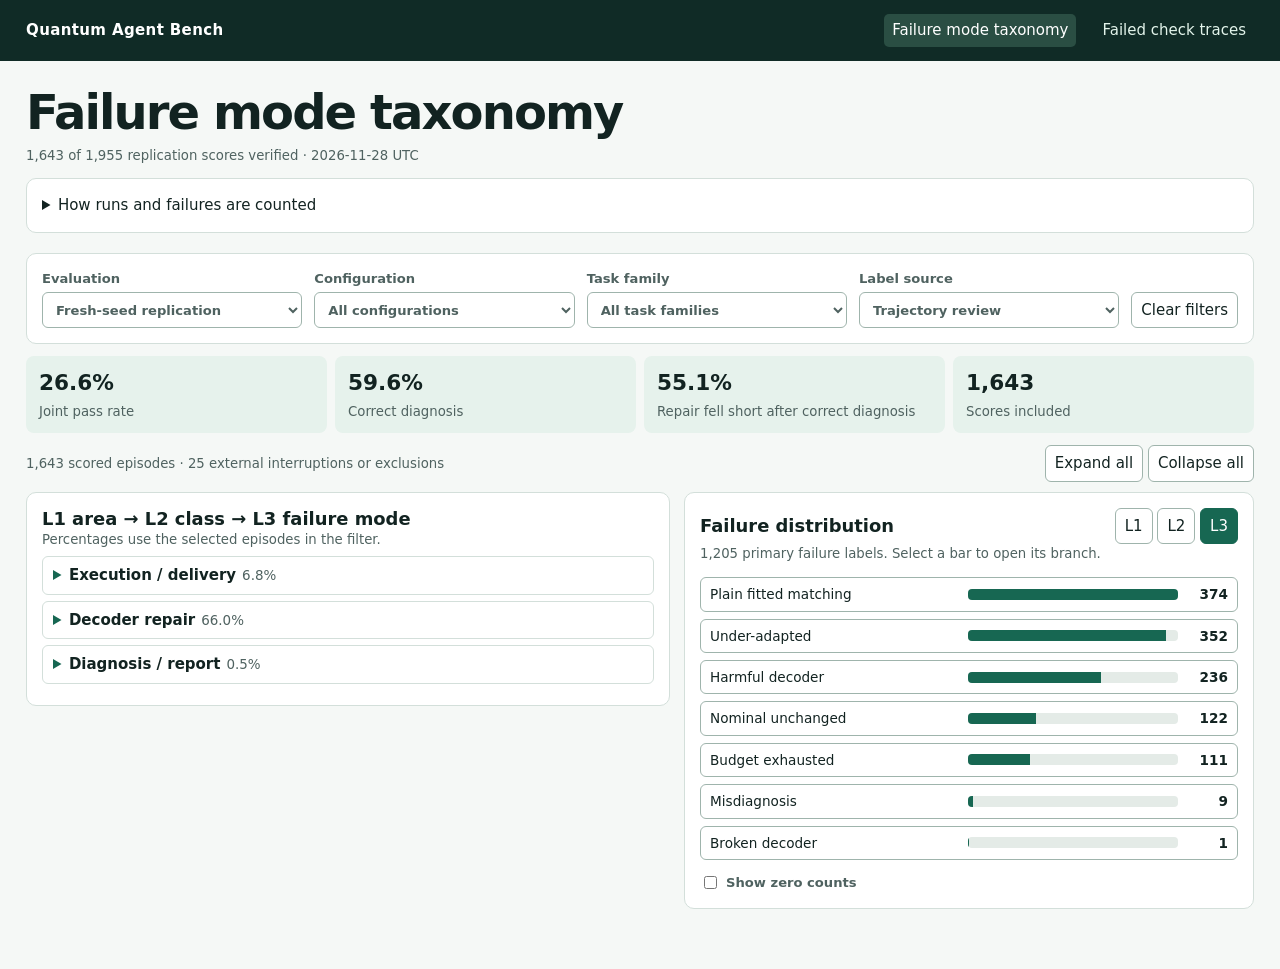
<file: docs/failure-analysis/index.html>
<!doctype html>
<html lang="en">
<head>
<meta charset="utf-8">
<meta name="viewport" content="width=device-width,initial-scale=1">
<title>Quantum Agent Bench failure analysis</title>
<style>
:root{color-scheme:light;--ink:#122321;--muted:#4f6260;--line:#d3dfda;--paper:#f5f8f6;--white:#fff;--accent:#176752;--soft:#e6f2ec;--warm:#855129;--focus:#155e9a;font-family:system-ui,sans-serif}
*{box-sizing:border-box}
body{margin:0;color:var(--ink);background:var(--paper);font-size:15px;line-height:1.5}
[hidden]{display:none!important}
header{background:#102b26;color:white}
nav{max-width:1380px;margin:auto;padding:14px 26px;display:flex;flex-wrap:wrap;align-items:center;gap:18px}
nav strong{margin-right:auto;letter-spacing:.025em}
nav a{color:#e2f3ea;padding:5px 8px;text-decoration:none}
nav a[aria-current]{border-radius:5px;background:#2a4e43;color:white}
main{max-width:1380px;margin:auto;padding:25px 26px 60px}
h1,h2,h3,p{margin:0}
h1{font-size:clamp(2rem,5vw,3rem);line-height:1.1;margin-bottom:8px;letter-spacing:-.04em}
h2{font-size:1.12rem;line-height:1.25}
p+p{margin-top:8px}
a{color:var(--accent);text-underline-offset:3px}
:focus-visible{outline:3px solid var(--focus);outline-offset:2px}
.panel,details.method{background:var(--white);border:1px solid var(--line);border-radius:10px;padding:15px}
.small{font-size:.83rem;color:var(--muted)}
.method{margin:12px 0}
.method p{margin:8px 0 0}
summary{cursor:pointer}
.filters{display:flex;flex-wrap:wrap;align-items:flex-end;gap:12px;margin:20px 0 12px}
label{font-weight:600;color:var(--muted);font-size:.82rem;display:grid;gap:4px;min-width:0}
input,button,select{font:inherit;color:inherit}
select,input[type=search],button{background:white;border:1px solid #9fb4ac;border-radius:6px;padding:6px 9px;max-width:100%}
select{min-height:36px}
button{cursor:pointer}
button:hover{background:var(--soft)}
button[aria-pressed=true]{background:var(--accent);color:white;border-color:var(--accent)}
.filters label{flex:1 1 180px}
.toolbar,.panel-heading{display:flex;gap:8px;align-items:center;justify-content:space-between;flex-wrap:wrap}
.toolbar{margin:10px 0}
.stat-grid{display:grid;grid-template-columns:repeat(4,minmax(0,1fr));gap:8px;margin:12px 0}
.stat-grid div{padding:11px 13px;border-radius:8px;background:var(--soft)}
.stat-grid strong{font-size:1.35rem;display:block;font-variant-numeric:tabular-nums}
.taxonomy-grid{display:grid;grid-template-columns:minmax(0,1.13fr) minmax(0,1fr);gap:14px;align-items:start}
.branch{border:1px solid var(--line);border-radius:6px;background:white;margin:6px 0;padding:7px 10px}
.branch>.branch{margin-left:10px}
.branch>summary{font-weight:650}
.branch>summary::marker{color:var(--accent)}
.branch>summary span{color:var(--muted);font-size:.84rem;font-weight:500;margin-left:6px}
.leaf{font-size:.88rem;margin:7px 4px 2px 12px}
.leaf p{margin:3px 0}
.highlight{border-color:var(--accent);background:var(--soft)}
.bars{display:grid;gap:7px;margin:13px 0}
.bar{display:grid;grid-template-columns:minmax(0,1.2fr) minmax(30px,1fr) 44px;gap:6px;align-items:center;text-align:left;font-size:.85rem}
.bar b{text-align:right;font-variant-numeric:tabular-nums}
.track{background:#e4ebe7;border-radius:4px;overflow:hidden;height:11px}
.fill{display:block;background:var(--accent);height:100%;width:var(--width)}
.checkbox{display:flex;align-items:center;gap:6px}
.trace-grid{display:grid;grid-template-columns:minmax(0,.8fr) minmax(0,.85fr) minmax(0,1.6fr);gap:12px;align-items:start}
.list{max-height:600px;overflow:auto;display:grid;gap:6px;margin-top:10px}
.list button{text-align:left;display:block;width:100%;overflow-wrap:anywhere}
.list small{display:block;font-size:.78rem;color:var(--muted)}
.list button[aria-pressed=true] small{color:white}
.trace-grid .panel label{margin:8px 0}
.trace-grid .panel input,.trace-grid .panel select{width:100%}
#trail ol{margin:12px 0 0;padding:0;list-style:none}
#trail li{position:relative;padding:10px 12px;margin:0 0 20px;border:1px solid var(--line);border-radius:7px}
#trail li:not(:last-child)::after{content:"↓";color:var(--accent);position:absolute;bottom:-20px;left:20px}
#trail li:last-child{margin-bottom:0;background:var(--soft);border-color:#aacdbd}
#trail pre{white-space:pre-wrap;overflow-wrap:anywhere;background:#f3f6f4;padding:8px;border-radius:5px;margin:5px 0 0;font-size:.84rem}
#trail p{margin-top:5px;overflow-wrap:anywhere}
@media(max-width:860px){.taxonomy-grid{grid-template-columns:1fr}.trace-grid{grid-template-columns:1fr 1fr}.trace-grid>.detail{grid-column:1/-1}.list{max-height:270px}}
@media(max-width:560px){main,nav{padding-left:13px;padding-right:13px}.stat-grid{grid-template-columns:1fr 1fr}.trace-grid{grid-template-columns:1fr}.bar{grid-template-columns:minmax(0,1.7fr) minmax(25px,1fr) 35px}.trace-grid>.detail{grid-column:auto}}
</style>
</head>
<body>
<header><nav aria-label="Report views">
<strong>Quantum Agent Bench</strong>
<a id="nav-taxonomy" href="#taxonomy">Failure mode taxonomy</a>
<a id="nav-traces" href="#traces">Failed check traces</a>
</nav></header>
<main>
<noscript>This report needs JavaScript to filter the taxonomy and display evidence.</noscript>
<section id="taxonomy">
<h1>Failure mode taxonomy</h1>
<p id="snapshot" class="small"></p>
<details class="method"><summary>How runs and failures are counted</summary>
<p>Each scored failure has one primary L3 label under one L2 class and one L1 area. Passes and external interruptions have separate counts. A trace can show several failed checks for one episode.</p>
<p>The scoring rule determines joint pass rates. The score-aware trajectory review supplies a separate label. It can disagree with the rule. Review labels describe recorded evidence.</p>
<p>Historical reviews used rendered inputs that sometimes shortened long outputs. Replication reviews cover archived Codex output without middle cuts. Output after the stop could not be verified for 2 budget-stopped attempts.</p>
</details>
<form class="panel filters" id="filters" aria-label="Filter failure modes">
<label>Evaluation<select id="cohort"></select></label>
<label>Configuration<select id="configuration"></select></label>
<label>Task family<select id="family"></select></label>
<label>Label source<select id="lens"><option value="review">Trajectory review</option><option value="rule">Scoring rule</option></select></label>
<button type="reset">Clear filters</button>
</form>
<div id="metrics" class="stat-grid" aria-label="Filtered evaluation results"></div>
<div class="toolbar">
<p id="matches" class="small" role="status"></p>
<div><button type="button" id="expand">Expand all</button> <button type="button" id="collapse">Collapse all</button></div>
</div>
<div class="taxonomy-grid">
<section class="panel" aria-labelledby="tree-head">
<h2 id="tree-head">L1 area → L2 class → L3 failure mode</h2>
<p class="small">Percentages use the selected episodes in the filter.</p>
<div id="tree"></div>
</section>
<section class="panel" aria-labelledby="chart-head">
<div class="panel-heading"><h2 id="chart-head">Failure distribution</h2>
<div id="levels" aria-label="Hierarchy level"><button type="button" data-level="1">L1</button> <button type="button" data-level="2">L2</button> <button type="button" data-level="3">L3</button></div></div>
<p id="chart-base" class="small"></p>
<div id="bars" class="bars"></div>
<label class="checkbox"><input type="checkbox" id="show-zero"> Show zero counts</label>
</section>
</div>
</section>
<section id="traces" hidden>
<h1>Failed check traces</h1>
<p id="trace-coverage" class="small"></p>
<div class="panel filters">
<label>Evaluation<select id="trace-cohort"></select></label>
<label>Configuration<select id="trace-configuration"></select></label>
<label>Task family<select id="trace-family"></select></label>
<label>Failure mode<select id="trace-mode"></select></label>
<label>Find a task or run<input id="trace-search" type="search"></label>
<label>Sort by<select id="trace-sort"><option value="configuration">Configuration, then task</option><option value="task">Task, then configuration</option></select></label>
</div>
<div class="trace-grid">
<section class="panel" aria-labelledby="runs-head"><h2 id="runs-head">Trajectories</h2><p id="run-count" class="small" role="status"></p><div id="runs" class="list"></div></section>
<section class="panel" aria-labelledby="checks-head"><h2 id="checks-head">Failed checks</h2><p id="run-selected" class="small"></p><div id="checks" class="list"></div></section>
<section class="panel detail" aria-labelledby="trail-head"><h2 id="trail-head">Recorded timeline</h2><div id="trail"></div></section>
</div>
<details class="method"><summary>How evidence is linked</summary>
<p>Source-verified excerpts were checked against saved records. Related excerpts are literal matches for terms relevant to the selected check. The timeline orders events and ends with the scorer or eligibility verdict. A missing match leaves the verdict and its review visible.</p>
</details>
</section>
</main>
<script type="application/json" id="report-data">{"cohorts":{"fresh":"Fresh-seed replication","agent_launch2":"Development evaluation","agent_launch":"Earlier evaluation","agent_decoder":"Decoder pilot","agent_drift":"Drift pilot","agent_hard":"Hard-task pilot","agent_hard2":"Hard-task follow-up","agent_trial":"Single-task pilot"},"snapshot":{"checked":"2026-11-28T20:14:26.563353+00:00","scored":1643,"planned":1955,"capture_limits":2},"groups":[{"cohort":"agent_decoder","family":"other mismatch","configuration":"haiku 5 5 · medium","rule":"no_submission","review":"no_submission","diagnosis":null,"repair_met":null,"score_error":true,"selected":true,"n":1},{"cohort":"agent_decoder","family":"other mismatch","configuration":"haiku 5 5 · medium","rule":"plain_matching","review":"plain_matching","diagnosis":null,"repair_met":false,"score_error":false,"selected":true,"n":2},{"cohort":"agent_decoder","family":"other mismatch","configuration":"haiku 5 5 · medium","rule":"plain_matching","review":"nominal_unchanged","diagnosis":null,"repair_met":false,"score_error":false,"selected":true,"n":1},{"cohort":"agent_decoder","family":"other mismatch","configuration":"haiku 5 5 · medium","rule":"broken_decoder","review":"invalid_run","diagnosis":null,"repair_met":null,"score_error":true,"selected":true,"n":2},{"cohort":"agent_decoder","family":"other mismatch","configuration":"haiku 5 5 medium r2","rule":"plain_matching","review":"plain_matching","diagnosis":null,"repair_met":false,"score_error":false,"selected":true,"n":3},{"cohort":"agent_decoder","family":"other mismatch","configuration":"opus 5 5 · medium","rule":"passed","review":"passed","diagnosis":null,"repair_met":true,"score_error":false,"selected":true,"n":2},{"cohort":"agent_decoder","family":"other mismatch","configuration":"opus 5 5 · medium","rule":"no_submission","review":"no_submission","diagnosis":null,"repair_met":null,"score_error":true,"selected":true,"n":4},{"cohort":"agent_decoder","family":"other mismatch","configuration":"opus 5 5 medium r2","rule":"no_submission","review":"out_of_budget","diagnosis":null,"repair_met":null,"score_error":true,"selected":true,"n":2},{"cohort":"agent_decoder","family":"other mismatch","configuration":"opus 5 5 medium r2","rule":"passed","review":"passed","diagnosis":null,"repair_met":true,"score_error":false,"selected":true,"n":2},{"cohort":"agent_decoder","family":"other mismatch","configuration":"sonnet 5 5 · high","rule":"passed","review":"passed","diagnosis":null,"repair_met":true,"score_error":false,"selected":true,"n":1},{"cohort":"agent_decoder","family":"other mismatch","configuration":"sonnet 5 5 · high","rule":"no_submission","review":"no_submission","diagnosis":null,"repair_met":null,"score_error":true,"selected":true,"n":4},{"cohort":"agent_decoder","family":"other mismatch","configuration":"sonnet 5 5 · high","rule":"broken_decoder","review":"broken_decoder","diagnosis":null,"repair_met":null,"score_error":true,"selected":true,"n":1},{"cohort":"agent_decoder","family":"other mismatch","configuration":"sonnet 5 5 high r2","rule":"out_of_budget","review":"out_of_budget","diagnosis":null,"repair_met":null,"score_error":true,"selected":true,"n":4},{"cohort":"agent_decoder","family":"other mismatch","configuration":"sonnet 5 5 high r2","rule":"passed","review":"passed","diagnosis":null,"repair_met":true,"score_error":false,"selected":true,"n":1},{"cohort":"agent_drift","family":"adequate nominal","configuration":"sonnet 5 5 · high","rule":"passed","review":"passed","diagnosis":null,"repair_met":true,"score_error":false,"selected":true,"n":2},{"cohort":"agent_drift","family":"adequate nominal","configuration":"sonnet 5 5 · high","rule":"nominal_unchanged","review":"nominal_unchanged","diagnosis":null,"repair_met":false,"score_error":false,"selected":true,"n":2},{"cohort":"agent_drift","family":"measurement","configuration":"sonnet 5 5 · high","rule":"passed","review":"passed","diagnosis":null,"repair_met":true,"score_error":false,"selected":true,"n":4},{"cohort":"agent_drift","family":"other mismatch","configuration":"sonnet 5 5 · high","rule":"plain_matching","review":"plain_matching","diagnosis":null,"repair_met":false,"score_error":false,"selected":true,"n":1},{"cohort":"agent_drift","family":"other mismatch","configuration":"sonnet 5 5 · high","rule":"passed","review":"passed","diagnosis":null,"repair_met":true,"score_error":false,"selected":true,"n":5},{"cohort":"agent_hard","family":"adequate nominal","configuration":"opus 5 5 · medium","rule":"passed","review":"passed","diagnosis":true,"repair_met":true,"score_error":false,"selected":true,"n":2},{"cohort":"agent_hard","family":"local qubit","configuration":"opus 5 5 · medium","rule":"passed","review":"passed","diagnosis":true,"repair_met":true,"score_error":false,"selected":true,"n":2},{"cohort":"agent_hard","family":"local gates","configuration":"opus 5 5 · medium","rule":"passed","review":"passed","diagnosis":true,"repair_met":true,"score_error":false,"selected":true,"n":1},{"cohort":"agent_hard","family":"combined faults","configuration":"opus 5 5 · medium","rule":"passed","review":"passed","diagnosis":true,"repair_met":true,"score_error":false,"selected":true,"n":1},{"cohort":"agent_hard","family":"measurement","configuration":"opus 5 5 · medium","rule":"passed","review":"passed","diagnosis":true,"repair_met":true,"score_error":false,"selected":true,"n":1},{"cohort":"agent_hard","family":"local qubit","configuration":"opus 5 5 · medium","rule":"plain_matching","review":"plain_matching","diagnosis":true,"repair_met":false,"score_error":false,"selected":true,"n":1},{"cohort":"agent_hard","family":"adequate nominal","configuration":"sonnet 5 5 · high","rule":"nominal_unchanged","review":"nominal_unchanged","diagnosis":true,"repair_met":false,"score_error":false,"selected":true,"n":4},{"cohort":"agent_hard","family":"adequate nominal","configuration":"sonnet 5 5 · high","rule":"passed","review":"passed","diagnosis":true,"repair_met":true,"score_error":false,"selected":true,"n":1},{"cohort":"agent_hard","family":"local qubit","configuration":"sonnet 5 5 · high","rule":"plain_matching","review":"plain_matching","diagnosis":true,"repair_met":false,"score_error":false,"selected":true,"n":5},{"cohort":"agent_hard","family":"local gates","configuration":"sonnet 5 5 · high","rule":"plain_matching","review":"plain_matching","diagnosis":true,"repair_met":false,"score_error":false,"selected":true,"n":1},{"cohort":"agent_hard","family":"other mismatch","configuration":"sonnet 5 5 · high","rule":"plain_matching","review":"plain_matching","diagnosis":true,"repair_met":false,"score_error":false,"selected":true,"n":2},{"cohort":"agent_hard","family":"measurement","configuration":"sonnet 5 5 · high","rule":"plain_matching","review":"plain_matching","diagnosis":true,"repair_met":false,"score_error":false,"selected":true,"n":2},{"cohort":"agent_hard","family":"combined faults","configuration":"sonnet 5 5 · high","rule":"plain_matching","review":"plain_matching","diagnosis":true,"repair_met":false,"score_error":false,"selected":true,"n":1},{"cohort":"agent_hard","family":"combined faults","configuration":"sonnet 5 5 · high","rule":"passed","review":"passed","diagnosis":true,"repair_met":true,"score_error":false,"selected":true,"n":1},{"cohort":"agent_hard2","family":"adequate nominal","configuration":"opus 5 5 · medium","rule":"nominal_unchanged","review":"nominal_unchanged","diagnosis":true,"repair_met":false,"score_error":false,"selected":true,"n":1},{"cohort":"agent_hard2","family":"adequate nominal","configuration":"opus 5 5 · medium","rule":"passed","review":"passed","diagnosis":true,"repair_met":true,"score_error":false,"selected":true,"n":1},{"cohort":"agent_hard2","family":"telegraph noise","configuration":"opus 5 5 · medium","rule":"passed","review":"passed","diagnosis":true,"repair_met":true,"score_error":false,"selected":true,"n":4},{"cohort":"agent_hard2","family":"telegraph noise","configuration":"opus 5 5 · medium","rule":"plain_matching","review":"plain_matching","diagnosis":true,"repair_met":false,"score_error":false,"selected":true,"n":1},{"cohort":"agent_hard2","family":"moving qubits","configuration":"opus 5 5 · medium","rule":"plain_matching","review":"plain_matching","diagnosis":false,"repair_met":false,"score_error":false,"selected":true,"n":1},{"cohort":"agent_hard2","family":"moving qubits","configuration":"opus 5 5 medium wander","rule":"misdiagnosis","review":"misdiagnosis","diagnosis":false,"repair_met":true,"score_error":false,"selected":true,"n":2},{"cohort":"agent_hard2","family":"moving qubits","configuration":"opus 5 5 medium wander","rule":"plain_matching","review":"plain_matching","diagnosis":true,"repair_met":false,"score_error":false,"selected":true,"n":1},{"cohort":"agent_hard2","family":"moving qubits","configuration":"opus 5 5 medium wander","rule":"plain_matching","review":"plain_matching","diagnosis":false,"repair_met":false,"score_error":false,"selected":true,"n":1},{"cohort":"agent_hard2","family":"adequate nominal","configuration":"sonnet 5 5 · high","rule":"nominal_unchanged","review":"nominal_unchanged","diagnosis":true,"repair_met":false,"score_error":false,"selected":true,"n":2},{"cohort":"agent_hard2","family":"adequate nominal","configuration":"sonnet 5 5 · high","rule":"passed","review":"passed","diagnosis":true,"repair_met":true,"score_error":false,"selected":true,"n":1},{"cohort":"agent_hard2","family":"telegraph noise","configuration":"sonnet 5 5 · high","rule":"harmful_decoder","review":"harmful_decoder","diagnosis":true,"repair_met":false,"score_error":false,"selected":true,"n":1},{"cohort":"agent_hard2","family":"telegraph noise","configuration":"sonnet 5 5 · high","rule":"plain_matching","review":"plain_matching","diagnosis":true,"repair_met":false,"score_error":false,"selected":true,"n":2},{"cohort":"agent_hard2","family":"telegraph noise","configuration":"sonnet 5 5 · high","rule":"passed","review":"passed","diagnosis":true,"repair_met":true,"score_error":false,"selected":true,"n":1},{"cohort":"agent_hard2","family":"telegraph noise","configuration":"sonnet 5 5 · high","rule":"plain_matching","review":"plain_matching","diagnosis":false,"repair_met":false,"score_error":false,"selected":true,"n":1},{"cohort":"agent_hard2","family":"moving qubits","configuration":"sonnet 5 5 · high","rule":"plain_matching","review":"plain_matching","diagnosis":false,"repair_met":false,"score_error":false,"selected":true,"n":4},{"cohort":"agent_hard2","family":"moving qubits","configuration":"sonnet 5 5 · high","rule":"harmful_decoder","review":"harmful_decoder","diagnosis":false,"repair_met":false,"score_error":false,"selected":true,"n":1},{"cohort":"agent_hard2","family":"moving qubits","configuration":"sonnet 5 5 · high","rule":"misdiagnosis","review":"misdiagnosis","diagnosis":false,"repair_met":true,"score_error":false,"selected":true,"n":2},{"cohort":"agent_launch","family":"adequate nominal","configuration":"fable 5 1 max cc","rule":"invalid_run","review":"harmful_decoder","diagnosis":true,"repair_met":false,"score_error":false,"selected":true,"n":1},{"cohort":"agent_launch","family":"adequate nominal","configuration":"fable 5 1 max cc","rule":"invalid_run","review":"passed","diagnosis":true,"repair_met":true,"score_error":false,"selected":true,"n":2},{"cohort":"agent_launch","family":"moving qubits","configuration":"fable 5 1 max cc","rule":"invalid_run","review":"plain_matching","diagnosis":true,"repair_met":false,"score_error":false,"selected":true,"n":1},{"cohort":"agent_launch","family":"moving qubits","configuration":"fable 5 1 max cc","rule":"plain_matching","review":"plain_matching","diagnosis":true,"repair_met":false,"score_error":false,"selected":true,"n":2},{"cohort":"agent_launch","family":"adequate nominal","configuration":"gpt 6 astra · max","rule":"passed","review":"passed","diagnosis":true,"repair_met":true,"score_error":false,"selected":true,"n":3},{"cohort":"agent_launch","family":"moving qubits","configuration":"gpt 6 astra · max","rule":"passed","review":"passed","diagnosis":true,"repair_met":true,"score_error":false,"selected":true,"n":5},{"cohort":"agent_launch","family":"moving qubits","configuration":"gpt 6 astra · max","rule":"broken_decoder","review":"broken_decoder","diagnosis":true,"repair_met":null,"score_error":true,"selected":true,"n":2},{"cohort":"agent_launch","family":"moving qubits","configuration":"gpt 6 astra · max","rule":"under_adapted","review":"under_adapted","diagnosis":true,"repair_met":false,"score_error":false,"selected":true,"n":2},{"cohort":"agent_launch","family":"moving qubits","configuration":"gpt 6 astra · max","rule":"invalid_run","review":"passed","diagnosis":true,"repair_met":true,"score_error":false,"selected":true,"n":1},{"cohort":"agent_launch","family":"spatial patch","configuration":"gpt 6 astra · max","rule":"passed","review":"passed","diagnosis":true,"repair_met":true,"score_error":false,"selected":true,"n":1},{"cohort":"agent_launch","family":"adequate nominal","configuration":"opus 5 5 medium cc","rule":"invalid_run","review":"passed","diagnosis":true,"repair_met":true,"score_error":false,"selected":true,"n":2},{"cohort":"agent_launch","family":"adequate nominal","configuration":"opus 5 5 medium cc","rule":"invalid_run","review":"nominal_unchanged","diagnosis":true,"repair_met":false,"score_error":false,"selected":true,"n":1},{"cohort":"agent_launch","family":"moving qubits","configuration":"opus 5 5 medium cc","rule":"invalid_run","review":"plain_matching","diagnosis":false,"repair_met":false,"score_error":false,"selected":true,"n":1},{"cohort":"agent_launch","family":"moving qubits","configuration":"opus 5 5 medium cc","rule":"invalid_run","review":"plain_matching","diagnosis":true,"repair_met":false,"score_error":false,"selected":true,"n":10},{"cohort":"agent_launch","family":"spatial patch","configuration":"opus 5 5 medium cc","rule":"invalid_run","review":"passed","diagnosis":true,"repair_met":true,"score_error":false,"selected":true,"n":2},{"cohort":"agent_launch","family":"combined faults","configuration":"opus 5 5 medium cc","rule":"invalid_run","review":"plain_matching","diagnosis":true,"repair_met":false,"score_error":false,"selected":true,"n":1},{"cohort":"agent_launch","family":"combined faults","configuration":"opus 5 5 medium cc","rule":"invalid_run","review":"passed","diagnosis":true,"repair_met":true,"score_error":false,"selected":true,"n":1},{"cohort":"agent_launch","family":"combined faults","configuration":"opus 5 5 medium cc","rule":"invalid_run","review":"misdiagnosis","diagnosis":false,"repair_met":true,"score_error":false,"selected":true,"n":1},{"cohort":"agent_launch","family":"combined faults","configuration":"opus 5 5 medium cc","rule":"invalid_run","review":"plain_matching","diagnosis":false,"repair_met":false,"score_error":false,"selected":true,"n":1},{"cohort":"agent_launch","family":"spatial patch","configuration":"opus 5 5 medium cc","rule":"invalid_run","review":"plain_matching","diagnosis":true,"repair_met":false,"score_error":false,"selected":true,"n":1},{"cohort":"agent_launch","family":"adequate nominal","configuration":"sonnet 5 5 · high","rule":"nominal_unchanged","review":"nominal_unchanged","diagnosis":true,"repair_met":false,"score_error":false,"selected":true,"n":3},{"cohort":"agent_launch","family":"moving qubits","configuration":"sonnet 5 5 · high","rule":"plain_matching","review":"plain_matching","diagnosis":true,"repair_met":false,"score_error":false,"selected":true,"n":9},{"cohort":"agent_launch","family":"adequate nominal","configuration":"sonnet 5 5 high cc","rule":"invalid_run","review":"passed","diagnosis":true,"repair_met":true,"score_error":false,"selected":true,"n":1},{"cohort":"agent_launch","family":"adequate nominal","configuration":"sonnet 5 5 high cc","rule":"invalid_run","review":"nominal_unchanged","diagnosis":true,"repair_met":false,"score_error":false,"selected":true,"n":2},{"cohort":"agent_launch","family":"moving qubits","configuration":"sonnet 5 5 high cc","rule":"invalid_run","review":"plain_matching","diagnosis":true,"repair_met":false,"score_error":false,"selected":true,"n":10},{"cohort":"agent_launch","family":"moving qubits","configuration":"sonnet 5 5 high cc","rule":"invalid_run","review":"broken_decoder","diagnosis":false,"repair_met":null,"score_error":true,"selected":true,"n":1},{"cohort":"agent_launch","family":"spatial patch","configuration":"sonnet 5 5 high cc","rule":"invalid_run","review":"passed","diagnosis":true,"repair_met":true,"score_error":false,"selected":true,"n":1},{"cohort":"agent_launch","family":"spatial patch","configuration":"sonnet 5 5 high cc","rule":"invalid_run","review":"plain_matching","diagnosis":true,"repair_met":false,"score_error":false,"selected":true,"n":1},{"cohort":"agent_launch","family":"combined faults","configuration":"sonnet 5 5 high cc","rule":"invalid_run","review":"plain_matching","diagnosis":false,"repair_met":false,"score_error":false,"selected":true,"n":3},{"cohort":"agent_launch","family":"combined faults","configuration":"sonnet 5 5 high cc","rule":"invalid_run","review":"misdiagnosis","diagnosis":false,"repair_met":true,"score_error":false,"selected":true,"n":1},{"cohort":"agent_launch","family":"spatial patch","configuration":"sonnet 5 5 high cc","rule":"invalid_run","review":"plain_matching","diagnosis":false,"repair_met":false,"score_error":false,"selected":true,"n":1},{"cohort":"agent_trial","family":"adequate nominal","configuration":"codex trial","rule":"nominal_unchanged","review":"nominal_unchanged","diagnosis":true,"repair_met":false,"score_error":false,"selected":true,"n":1},{"cohort":"agent_launch2","family":"adequate nominal","configuration":"gpt 5 6 luna · high","rule":"nominal_unchanged","review":"nominal_unchanged","diagnosis":true,"repair_met":false,"score_error":false,"selected":true,"n":2},{"cohort":"agent_launch2","family":"local qubit","configuration":"gpt 5 6 luna · high","rule":"plain_matching","review":"plain_matching","diagnosis":true,"repair_met":false,"score_error":false,"selected":true,"n":1},{"cohort":"agent_launch2","family":"measurement","configuration":"gpt 5 6 luna · high","rule":"out_of_budget","review":"out_of_budget","diagnosis":false,"repair_met":null,"score_error":true,"selected":true,"n":1},{"cohort":"agent_launch2","family":"telegraph noise","configuration":"gpt 5 6 luna · high","rule":"plain_matching","review":"plain_matching","diagnosis":true,"repair_met":false,"score_error":false,"selected":true,"n":1},{"cohort":"agent_launch2","family":"spatial patch","configuration":"gpt 5 6 luna · high","rule":"harmful_decoder","review":"harmful_decoder","diagnosis":true,"repair_met":false,"score_error":false,"selected":true,"n":1},{"cohort":"agent_launch2","family":"moving qubits","configuration":"gpt 5 6 luna · high","rule":"out_of_budget","review":"out_of_budget","diagnosis":false,"repair_met":null,"score_error":true,"selected":true,"n":4},{"cohort":"agent_launch2","family":"moving gates","configuration":"gpt 5 6 luna · high","rule":"harmful_decoder","review":"harmful_decoder","diagnosis":false,"repair_met":false,"score_error":false,"selected":true,"n":3},{"cohort":"agent_launch2","family":"moving qubits","configuration":"gpt 5 6 luna · high","rule":"harmful_decoder","review":"harmful_decoder","diagnosis":true,"repair_met":false,"score_error":false,"selected":true,"n":1},{"cohort":"agent_launch2","family":"combined faults","configuration":"gpt 5 6 luna · high","rule":"out_of_budget","review":"out_of_budget","diagnosis":false,"repair_met":null,"score_error":true,"selected":true,"n":3},{"cohort":"agent_launch2","family":"moving qubits","configuration":"gpt 5 6 luna · high","rule":"nominal_unchanged","review":"nominal_unchanged","diagnosis":true,"repair_met":false,"score_error":false,"selected":true,"n":1},{"cohort":"agent_launch2","family":"spatial patch","configuration":"gpt 5 6 luna · high","rule":"out_of_budget","review":"out_of_budget","diagnosis":false,"repair_met":null,"score_error":true,"selected":true,"n":1},{"cohort":"agent_launch2","family":"moving gates","configuration":"gpt 5 6 luna · high","rule":"out_of_budget","review":"out_of_budget","diagnosis":false,"repair_met":null,"score_error":true,"selected":true,"n":1},{"cohort":"agent_launch2","family":"moving qubits","configuration":"gpt 5 6 luna · high","rule":"plain_matching","review":"plain_matching","diagnosis":false,"repair_met":false,"score_error":false,"selected":true,"n":2},{"cohort":"agent_launch2","family":"moving gates","configuration":"gpt 5 6 luna · high","rule":"plain_matching","review":"plain_matching","diagnosis":false,"repair_met":false,"score_error":false,"selected":true,"n":1},{"cohort":"agent_launch2","family":"adequate nominal","configuration":"gpt 5 6 luna · low","rule":"nominal_unchanged","review":"nominal_unchanged","diagnosis":true,"repair_met":false,"score_error":false,"selected":true,"n":1},{"cohort":"agent_launch2","family":"adequate nominal","configuration":"gpt 5 6 luna · low","rule":"harmful_decoder","review":"harmful_decoder","diagnosis":false,"repair_met":false,"score_error":false,"selected":true,"n":1},{"cohort":"agent_launch2","family":"local qubit","configuration":"gpt 5 6 luna · low","rule":"nominal_unchanged","review":"nominal_unchanged","diagnosis":false,"repair_met":false,"score_error":false,"selected":true,"n":1},{"cohort":"agent_launch2","family":"measurement","configuration":"gpt 5 6 luna · low","rule":"harmful_decoder","review":"harmful_decoder","diagnosis":true,"repair_met":false,"score_error":false,"selected":true,"n":1},{"cohort":"agent_launch2","family":"telegraph noise","configuration":"gpt 5 6 luna · low","rule":"harmful_decoder","review":"harmful_decoder","diagnosis":false,"repair_met":false,"score_error":false,"selected":true,"n":1},{"cohort":"agent_launch2","family":"spatial patch","configuration":"gpt 5 6 luna · low","rule":"nominal_unchanged","review":"nominal_unchanged","diagnosis":true,"repair_met":false,"score_error":false,"selected":true,"n":1},{"cohort":"agent_launch2","family":"moving qubits","configuration":"gpt 5 6 luna · low","rule":"nominal_unchanged","review":"nominal_unchanged","diagnosis":false,"repair_met":false,"score_error":false,"selected":true,"n":3},{"cohort":"agent_launch2","family":"moving gates","configuration":"gpt 5 6 luna · low","rule":"nominal_unchanged","review":"nominal_unchanged","diagnosis":false,"repair_met":false,"score_error":false,"selected":true,"n":3},{"cohort":"agent_launch2","family":"moving qubits","configuration":"gpt 5 6 luna · low","rule":"harmful_decoder","review":"harmful_decoder","diagnosis":false,"repair_met":false,"score_error":false,"selected":true,"n":5},{"cohort":"agent_launch2","family":"combined faults","configuration":"gpt 5 6 luna · low","rule":"nominal_unchanged","review":"nominal_unchanged","diagnosis":false,"repair_met":false,"score_error":false,"selected":true,"n":2},{"cohort":"agent_launch2","family":"spatial patch","configuration":"gpt 5 6 luna · low","rule":"harmful_decoder","review":"harmful_decoder","diagnosis":false,"repair_met":false,"score_error":false,"selected":true,"n":1},{"cohort":"agent_launch2","family":"moving gates","configuration":"gpt 5 6 luna · low","rule":"harmful_decoder","review":"harmful_decoder","diagnosis":false,"repair_met":false,"score_error":false,"selected":true,"n":1},{"cohort":"agent_launch2","family":"moving gates","configuration":"gpt 5 6 luna · low","rule":"plain_matching","review":"plain_matching","diagnosis":false,"repair_met":false,"score_error":false,"selected":true,"n":1},{"cohort":"agent_launch2","family":"combined faults","configuration":"gpt 5 6 luna · low","rule":"harmful_decoder","review":"harmful_decoder","diagnosis":false,"repair_met":false,"score_error":false,"selected":true,"n":1},{"cohort":"agent_launch2","family":"adequate nominal","configuration":"gpt 5 6 luna · max","rule":"out_of_budget","review":"out_of_budget","diagnosis":true,"repair_met":null,"score_error":true,"selected":true,"n":1},{"cohort":"agent_launch2","family":"adequate nominal","configuration":"gpt 5 6 luna · max","rule":"passed","review":"passed","diagnosis":true,"repair_met":true,"score_error":false,"selected":true,"n":1},{"cohort":"agent_launch2","family":"local qubit","configuration":"gpt 5 6 luna · max","rule":"passed","review":"passed","diagnosis":true,"repair_met":true,"score_error":false,"selected":true,"n":1},{"cohort":"agent_launch2","family":"measurement","configuration":"gpt 5 6 luna · max","rule":"passed","review":"passed","diagnosis":true,"repair_met":true,"score_error":false,"selected":true,"n":1},{"cohort":"agent_launch2","family":"telegraph noise","configuration":"gpt 5 6 luna · max","rule":"out_of_budget","review":"out_of_budget","diagnosis":false,"repair_met":null,"score_error":true,"selected":true,"n":1},{"cohort":"agent_launch2","family":"spatial patch","configuration":"gpt 5 6 luna · max","rule":"out_of_budget","review":"out_of_budget","diagnosis":false,"repair_met":null,"score_error":true,"selected":true,"n":2},{"cohort":"agent_launch2","family":"moving qubits","configuration":"gpt 5 6 luna · max","rule":"out_of_budget","review":"out_of_budget","diagnosis":false,"repair_met":null,"score_error":true,"selected":true,"n":5},{"cohort":"agent_launch2","family":"moving gates","configuration":"gpt 5 6 luna · max","rule":"out_of_budget","review":"out_of_budget","diagnosis":false,"repair_met":null,"score_error":true,"selected":true,"n":4},{"cohort":"agent_launch2","family":"moving qubits","configuration":"gpt 5 6 luna · max","rule":"plain_matching","review":"plain_matching","diagnosis":true,"repair_met":false,"score_error":false,"selected":true,"n":1},{"cohort":"agent_launch2","family":"combined faults","configuration":"gpt 5 6 luna · max","rule":"plain_matching","review":"plain_matching","diagnosis":false,"repair_met":false,"score_error":false,"selected":true,"n":1},{"cohort":"agent_launch2","family":"moving gates","configuration":"gpt 5 6 luna · max","rule":"plain_matching","review":"plain_matching","diagnosis":false,"repair_met":false,"score_error":false,"selected":true,"n":1},{"cohort":"agent_launch2","family":"moving qubits","configuration":"gpt 5 6 luna · max","rule":"harmful_decoder","review":"harmful_decoder","diagnosis":false,"repair_met":false,"score_error":false,"selected":true,"n":2},{"cohort":"agent_launch2","family":"combined faults","configuration":"gpt 5 6 luna · max","rule":"out_of_budget","review":"out_of_budget","diagnosis":false,"repair_met":null,"score_error":true,"selected":true,"n":2},{"cohort":"agent_launch2","family":"adequate nominal","configuration":"gpt 5 6 luna · medium","rule":"nominal_unchanged","review":"nominal_unchanged","diagnosis":true,"repair_met":false,"score_error":false,"selected":true,"n":1},{"cohort":"agent_launch2","family":"adequate nominal","configuration":"gpt 5 6 luna · medium","rule":"nominal_unchanged","review":"plain_matching","diagnosis":false,"repair_met":false,"score_error":false,"selected":true,"n":1},{"cohort":"agent_launch2","family":"local qubit","configuration":"gpt 5 6 luna · medium","rule":"harmful_decoder","review":"harmful_decoder","diagnosis":true,"repair_met":false,"score_error":false,"selected":true,"n":1},{"cohort":"agent_launch2","family":"measurement","configuration":"gpt 5 6 luna · medium","rule":"plain_matching","review":"plain_matching","diagnosis":true,"repair_met":false,"score_error":false,"selected":true,"n":1},{"cohort":"agent_launch2","family":"telegraph noise","configuration":"gpt 5 6 luna · medium","rule":"harmful_decoder","review":"harmful_decoder","diagnosis":false,"repair_met":false,"score_error":false,"selected":true,"n":1},{"cohort":"agent_launch2","family":"spatial patch","configuration":"gpt 5 6 luna · medium","rule":"plain_matching","review":"plain_matching","diagnosis":false,"repair_met":false,"score_error":false,"selected":true,"n":1},{"cohort":"agent_launch2","family":"moving qubits","configuration":"gpt 5 6 luna · medium","rule":"harmful_decoder","review":"harmful_decoder","diagnosis":false,"repair_met":false,"score_error":false,"selected":true,"n":6},{"cohort":"agent_launch2","family":"moving gates","configuration":"gpt 5 6 luna · medium","rule":"nominal_unchanged","review":"nominal_unchanged","diagnosis":false,"repair_met":false,"score_error":false,"selected":true,"n":2},{"cohort":"agent_launch2","family":"moving qubits","configuration":"gpt 5 6 luna · medium","rule":"harmful_decoder","review":"harmful_decoder","diagnosis":true,"repair_met":false,"score_error":false,"selected":true,"n":1},{"cohort":"agent_launch2","family":"combined faults","configuration":"gpt 5 6 luna · medium","rule":"nominal_unchanged","review":"nominal_unchanged","diagnosis":false,"repair_met":false,"score_error":false,"selected":true,"n":1},{"cohort":"agent_launch2","family":"spatial patch","configuration":"gpt 5 6 luna · medium","rule":"harmful_decoder","review":"harmful_decoder","diagnosis":false,"repair_met":false,"score_error":false,"selected":true,"n":1},{"cohort":"agent_launch2","family":"moving gates","configuration":"gpt 5 6 luna · medium","rule":"nominal_unchanged","review":"plain_matching","diagnosis":false,"repair_met":false,"score_error":false,"selected":true,"n":1},{"cohort":"agent_launch2","family":"moving gates","configuration":"gpt 5 6 luna · medium","rule":"harmful_decoder","review":"harmful_decoder","diagnosis":false,"repair_met":false,"score_error":false,"selected":true,"n":2},{"cohort":"agent_launch2","family":"combined faults","configuration":"gpt 5 6 luna · medium","rule":"harmful_decoder","review":"harmful_decoder","diagnosis":false,"repair_met":false,"score_error":false,"selected":true,"n":1},{"cohort":"agent_launch2","family":"combined faults","configuration":"gpt 5 6 luna · medium","rule":"plain_matching","review":"plain_matching","diagnosis":false,"repair_met":false,"score_error":false,"selected":true,"n":1},{"cohort":"agent_launch2","family":"moving qubits","configuration":"gpt 5 6 luna · medium","rule":"nominal_unchanged","review":"nominal_unchanged","diagnosis":false,"repair_met":false,"score_error":false,"selected":true,"n":1},{"cohort":"agent_launch2","family":"adequate nominal","configuration":"gpt 5 6 luna · xhigh","rule":"nominal_unchanged","review":"nominal_unchanged","diagnosis":true,"repair_met":false,"score_error":false,"selected":true,"n":2},{"cohort":"agent_launch2","family":"local qubit","configuration":"gpt 5 6 luna · xhigh","rule":"plain_matching","review":"plain_matching","diagnosis":true,"repair_met":false,"score_error":false,"selected":true,"n":1},{"cohort":"agent_launch2","family":"measurement","configuration":"gpt 5 6 luna · xhigh","rule":"passed","review":"passed","diagnosis":true,"repair_met":true,"score_error":false,"selected":true,"n":1},{"cohort":"agent_launch2","family":"telegraph noise","configuration":"gpt 5 6 luna · xhigh","rule":"plain_matching","review":"plain_matching","diagnosis":true,"repair_met":false,"score_error":false,"selected":true,"n":1},{"cohort":"agent_launch2","family":"spatial patch","configuration":"gpt 5 6 luna · xhigh","rule":"out_of_budget","review":"out_of_budget","diagnosis":false,"repair_met":null,"score_error":true,"selected":true,"n":1},{"cohort":"agent_launch2","family":"moving qubits","configuration":"gpt 5 6 luna · xhigh","rule":"out_of_budget","review":"out_of_budget","diagnosis":false,"repair_met":null,"score_error":true,"selected":true,"n":3},{"cohort":"agent_launch2","family":"moving gates","configuration":"gpt 5 6 luna · xhigh","rule":"out_of_budget","review":"out_of_budget","diagnosis":false,"repair_met":null,"score_error":true,"selected":true,"n":4},{"cohort":"agent_launch2","family":"combined faults","configuration":"gpt 5 6 luna · xhigh","rule":"out_of_budget","review":"out_of_budget","diagnosis":false,"repair_met":null,"score_error":true,"selected":true,"n":2},{"cohort":"agent_launch2","family":"moving qubits","configuration":"gpt 5 6 luna · xhigh","rule":"harmful_decoder","review":"harmful_decoder","diagnosis":false,"repair_met":false,"score_error":false,"selected":true,"n":3},{"cohort":"agent_launch2","family":"spatial patch","configuration":"gpt 5 6 luna · xhigh","rule":"plain_matching","review":"plain_matching","diagnosis":false,"repair_met":false,"score_error":false,"selected":true,"n":1},{"cohort":"agent_launch2","family":"moving gates","configuration":"gpt 5 6 luna · xhigh","rule":"harmful_decoder","review":"harmful_decoder","diagnosis":false,"repair_met":false,"score_error":false,"selected":true,"n":1},{"cohort":"agent_launch2","family":"combined faults","configuration":"gpt 5 6 luna · xhigh","rule":"harmful_decoder","review":"harmful_decoder","diagnosis":true,"repair_met":false,"score_error":false,"selected":true,"n":1},{"cohort":"agent_launch2","family":"moving qubits","configuration":"gpt 5 6 luna · xhigh","rule":"under_adapted","review":"under_adapted","diagnosis":false,"repair_met":false,"score_error":false,"selected":true,"n":1},{"cohort":"agent_launch2","family":"moving qubits","configuration":"gpt 5 6 luna · xhigh","rule":"plain_matching","review":"plain_matching","diagnosis":false,"repair_met":false,"score_error":false,"selected":true,"n":1},{"cohort":"agent_launch2","family":"adequate nominal","configuration":"gpt 5 6 sol · high","rule":"passed","review":"passed","diagnosis":true,"repair_met":true,"score_error":false,"selected":true,"n":2},{"cohort":"agent_launch2","family":"local qubit","configuration":"gpt 5 6 sol · high","rule":"passed","review":"passed","diagnosis":true,"repair_met":true,"score_error":false,"selected":true,"n":1},{"cohort":"agent_launch2","family":"measurement","configuration":"gpt 5 6 sol · high","rule":"passed","review":"passed","diagnosis":true,"repair_met":true,"score_error":false,"selected":true,"n":1},{"cohort":"agent_launch2","family":"telegraph noise","configuration":"gpt 5 6 sol · high","rule":"passed","review":"passed","diagnosis":true,"repair_met":true,"score_error":false,"selected":true,"n":1},{"cohort":"agent_launch2","family":"spatial patch","configuration":"gpt 5 6 sol · high","rule":"under_adapted","review":"under_adapted","diagnosis":false,"repair_met":false,"score_error":false,"selected":true,"n":2},{"cohort":"agent_launch2","family":"moving qubits","configuration":"gpt 5 6 sol · high","rule":"plain_matching","review":"plain_matching","diagnosis":false,"repair_met":false,"score_error":false,"selected":true,"n":2},{"cohort":"agent_launch2","family":"moving gates","configuration":"gpt 5 6 sol · high","rule":"passed","review":"passed","diagnosis":true,"repair_met":true,"score_error":false,"selected":true,"n":2},{"cohort":"agent_launch2","family":"moving qubits","configuration":"gpt 5 6 sol · high","rule":"passed","review":"passed","diagnosis":true,"repair_met":true,"score_error":false,"selected":true,"n":1},{"cohort":"agent_launch2","family":"combined faults","configuration":"gpt 5 6 sol · high","rule":"plain_matching","review":"plain_matching","diagnosis":true,"repair_met":false,"score_error":false,"selected":true,"n":2},{"cohort":"agent_launch2","family":"moving qubits","configuration":"gpt 5 6 sol · high","rule":"harmful_decoder","review":"harmful_decoder","diagnosis":true,"repair_met":false,"score_error":false,"selected":true,"n":2},{"cohort":"agent_launch2","family":"moving gates","configuration":"gpt 5 6 sol · high","rule":"under_adapted","review":"under_adapted","diagnosis":false,"repair_met":false,"score_error":false,"selected":true,"n":1},{"cohort":"agent_launch2","family":"moving gates","configuration":"gpt 5 6 sol · high","rule":"plain_matching","review":"plain_matching","diagnosis":true,"repair_met":false,"score_error":false,"selected":true,"n":1},{"cohort":"agent_launch2","family":"combined faults","configuration":"gpt 5 6 sol · high","rule":"misdiagnosis","review":"misdiagnosis","diagnosis":false,"repair_met":true,"score_error":false,"selected":true,"n":1},{"cohort":"agent_launch2","family":"moving qubits","configuration":"gpt 5 6 sol · high","rule":"plain_matching","review":"plain_matching","diagnosis":true,"repair_met":false,"score_error":false,"selected":true,"n":2},{"cohort":"agent_launch2","family":"moving qubits","configuration":"gpt 5 6 sol · high","rule":"under_adapted","review":"under_adapted","diagnosis":true,"repair_met":false,"score_error":false,"selected":true,"n":1},{"cohort":"agent_launch2","family":"moving gates","configuration":"gpt 5 6 sol · high","rule":"under_adapted","review":"under_adapted","diagnosis":true,"repair_met":false,"score_error":false,"selected":true,"n":1},{"cohort":"agent_launch2","family":"adequate nominal","configuration":"gpt 5 6 sol · low","rule":"passed","review":"passed","diagnosis":true,"repair_met":true,"score_error":false,"selected":true,"n":2},{"cohort":"agent_launch2","family":"local qubit","configuration":"gpt 5 6 sol · low","rule":"passed","review":"passed","diagnosis":true,"repair_met":true,"score_error":false,"selected":true,"n":1},{"cohort":"agent_launch2","family":"measurement","configuration":"gpt 5 6 sol · low","rule":"passed","review":"passed","diagnosis":true,"repair_met":true,"score_error":false,"selected":true,"n":1},{"cohort":"agent_launch2","family":"telegraph noise","configuration":"gpt 5 6 sol · low","rule":"plain_matching","review":"plain_matching","diagnosis":true,"repair_met":false,"score_error":false,"selected":true,"n":1},{"cohort":"agent_launch2","family":"spatial patch","configuration":"gpt 5 6 sol · low","rule":"plain_matching","review":"plain_matching","diagnosis":false,"repair_met":false,"score_error":false,"selected":true,"n":2},{"cohort":"agent_launch2","family":"moving qubits","configuration":"gpt 5 6 sol · low","rule":"harmful_decoder","review":"harmful_decoder","diagnosis":true,"repair_met":false,"score_error":false,"selected":true,"n":2},{"cohort":"agent_launch2","family":"moving gates","configuration":"gpt 5 6 sol · low","rule":"plain_matching","review":"plain_matching","diagnosis":true,"repair_met":false,"score_error":false,"selected":true,"n":1},{"cohort":"agent_launch2","family":"combined faults","configuration":"gpt 5 6 sol · low","rule":"plain_matching","review":"plain_matching","diagnosis":true,"repair_met":false,"score_error":false,"selected":true,"n":1},{"cohort":"agent_launch2","family":"moving qubits","configuration":"gpt 5 6 sol · low","rule":"harmful_decoder","review":"harmful_decoder","diagnosis":false,"repair_met":false,"score_error":false,"selected":true,"n":2},{"cohort":"agent_launch2","family":"moving gates","configuration":"gpt 5 6 sol · low","rule":"under_adapted","review":"under_adapted","diagnosis":true,"repair_met":false,"score_error":false,"selected":true,"n":1},{"cohort":"agent_launch2","family":"moving gates","configuration":"gpt 5 6 sol · low","rule":"plain_matching","review":"plain_matching","diagnosis":false,"repair_met":false,"score_error":false,"selected":true,"n":2},{"cohort":"agent_launch2","family":"moving qubits","configuration":"gpt 5 6 sol · low","rule":"plain_matching","review":"plain_matching","diagnosis":false,"repair_met":false,"score_error":false,"selected":true,"n":3},{"cohort":"agent_launch2","family":"combined faults","configuration":"gpt 5 6 sol · low","rule":"nominal_unchanged","review":"nominal_unchanged","diagnosis":false,"repair_met":false,"score_error":false,"selected":true,"n":1},{"cohort":"agent_launch2","family":"moving gates","configuration":"gpt 5 6 sol · low","rule":"harmful_decoder","review":"harmful_decoder","diagnosis":false,"repair_met":false,"score_error":false,"selected":true,"n":1},{"cohort":"agent_launch2","family":"combined faults","configuration":"gpt 5 6 sol · low","rule":"plain_matching","review":"plain_matching","diagnosis":false,"repair_met":false,"score_error":false,"selected":true,"n":1},{"cohort":"agent_launch2","family":"moving qubits","configuration":"gpt 5 6 sol · low","rule":"nominal_unchanged","review":"nominal_unchanged","diagnosis":false,"repair_met":false,"score_error":false,"selected":true,"n":1},{"cohort":"agent_launch2","family":"adequate nominal","configuration":"gpt 5 6 sol · max","rule":"passed","review":"passed","diagnosis":true,"repair_met":true,"score_error":false,"selected":true,"n":2},{"cohort":"agent_launch2","family":"local qubit","configuration":"gpt 5 6 sol · max","rule":"passed","review":"passed","diagnosis":true,"repair_met":true,"score_error":false,"selected":true,"n":1},{"cohort":"agent_launch2","family":"measurement","configuration":"gpt 5 6 sol · max","rule":"passed","review":"passed","diagnosis":true,"repair_met":true,"score_error":false,"selected":true,"n":1},{"cohort":"agent_launch2","family":"telegraph noise","configuration":"gpt 5 6 sol · max","rule":"passed","review":"passed","diagnosis":true,"repair_met":true,"score_error":false,"selected":true,"n":1},{"cohort":"agent_launch2","family":"spatial patch","configuration":"gpt 5 6 sol · max","rule":"passed","review":"passed","diagnosis":true,"repair_met":true,"score_error":false,"selected":true,"n":2},{"cohort":"agent_launch2","family":"moving qubits","configuration":"gpt 5 6 sol · max","rule":"under_adapted","review":"under_adapted","diagnosis":true,"repair_met":false,"score_error":false,"selected":true,"n":8},{"cohort":"agent_launch2","family":"moving gates","configuration":"gpt 5 6 sol · max","rule":"passed","review":"passed","diagnosis":true,"repair_met":true,"score_error":false,"selected":true,"n":1},{"cohort":"agent_launch2","family":"combined faults","configuration":"gpt 5 6 sol · max","rule":"passed","review":"passed","diagnosis":true,"repair_met":true,"score_error":false,"selected":true,"n":3},{"cohort":"agent_launch2","family":"moving gates","configuration":"gpt 5 6 sol · max","rule":"under_adapted","review":"under_adapted","diagnosis":true,"repair_met":false,"score_error":false,"selected":true,"n":2},{"cohort":"agent_launch2","family":"moving gates","configuration":"gpt 5 6 sol · max","rule":"under_adapted","review":"under_adapted","diagnosis":false,"repair_met":false,"score_error":false,"selected":true,"n":1},{"cohort":"agent_launch2","family":"moving gates","configuration":"gpt 5 6 sol · max","rule":"misdiagnosis","review":"misdiagnosis","diagnosis":false,"repair_met":true,"score_error":false,"selected":true,"n":1},{"cohort":"agent_launch2","family":"adequate nominal","configuration":"gpt 5 6 sol · medium","rule":"passed","review":"passed","diagnosis":true,"repair_met":true,"score_error":false,"selected":true,"n":2},{"cohort":"agent_launch2","family":"local qubit","configuration":"gpt 5 6 sol · medium","rule":"passed","review":"passed","diagnosis":true,"repair_met":true,"score_error":false,"selected":true,"n":1},{"cohort":"agent_launch2","family":"measurement","configuration":"gpt 5 6 sol · medium","rule":"passed","review":"passed","diagnosis":true,"repair_met":true,"score_error":false,"selected":true,"n":1},{"cohort":"agent_launch2","family":"telegraph noise","configuration":"gpt 5 6 sol · medium","rule":"plain_matching","review":"plain_matching","diagnosis":true,"repair_met":false,"score_error":false,"selected":true,"n":1},{"cohort":"agent_launch2","family":"spatial patch","configuration":"gpt 5 6 sol · medium","rule":"plain_matching","review":"plain_matching","diagnosis":false,"repair_met":false,"score_error":false,"selected":true,"n":1},{"cohort":"agent_launch2","family":"moving qubits","configuration":"gpt 5 6 sol · medium","rule":"harmful_decoder","review":"harmful_decoder","diagnosis":false,"repair_met":false,"score_error":false,"selected":true,"n":1},{"cohort":"agent_launch2","family":"moving gates","configuration":"gpt 5 6 sol · medium","rule":"under_adapted","review":"under_adapted","diagnosis":true,"repair_met":false,"score_error":false,"selected":true,"n":1},{"cohort":"agent_launch2","family":"moving qubits","configuration":"gpt 5 6 sol · medium","rule":"harmful_decoder","review":"harmful_decoder","diagnosis":true,"repair_met":false,"score_error":false,"selected":true,"n":2},{"cohort":"agent_launch2","family":"combined faults","configuration":"gpt 5 6 sol · medium","rule":"plain_matching","review":"plain_matching","diagnosis":true,"repair_met":false,"score_error":false,"selected":true,"n":3},{"cohort":"agent_launch2","family":"moving qubits","configuration":"gpt 5 6 sol · medium","rule":"plain_matching","review":"plain_matching","diagnosis":true,"repair_met":false,"score_error":false,"selected":true,"n":2},{"cohort":"agent_launch2","family":"spatial patch","configuration":"gpt 5 6 sol · medium","rule":"plain_matching","review":"plain_matching","diagnosis":true,"repair_met":false,"score_error":false,"selected":true,"n":1},{"cohort":"agent_launch2","family":"moving gates","configuration":"gpt 5 6 sol · medium","rule":"plain_matching","review":"plain_matching","diagnosis":true,"repair_met":false,"score_error":false,"selected":true,"n":2},{"cohort":"agent_launch2","family":"moving gates","configuration":"gpt 5 6 sol · medium","rule":"plain_matching","review":"plain_matching","diagnosis":false,"repair_met":false,"score_error":false,"selected":true,"n":1},{"cohort":"agent_launch2","family":"moving qubits","configuration":"gpt 5 6 sol · medium","rule":"plain_matching","review":"passed","diagnosis":true,"repair_met":false,"score_error":false,"selected":true,"n":1},{"cohort":"agent_launch2","family":"moving qubits","configuration":"gpt 5 6 sol · medium","rule":"under_adapted","review":"under_adapted","diagnosis":false,"repair_met":false,"score_error":false,"selected":true,"n":2},{"cohort":"agent_launch2","family":"moving gates","configuration":"gpt 5 6 sol · medium","rule":"harmful_decoder","review":"harmful_decoder","diagnosis":true,"repair_met":false,"score_error":false,"selected":true,"n":1},{"cohort":"agent_launch2","family":"adequate nominal","configuration":"gpt 5 6 sol · ultra","rule":"misdiagnosis","review":"misdiagnosis","diagnosis":false,"repair_met":true,"score_error":false,"selected":true,"n":1},{"cohort":"agent_launch2","family":"adequate nominal","configuration":"gpt 5 6 sol · ultra","rule":"passed","review":"passed","diagnosis":true,"repair_met":true,"score_error":false,"selected":true,"n":1},{"cohort":"agent_launch2","family":"local qubit","configuration":"gpt 5 6 sol · ultra","rule":"passed","review":"passed","diagnosis":true,"repair_met":true,"score_error":false,"selected":true,"n":1},{"cohort":"agent_launch2","family":"measurement","configuration":"gpt 5 6 sol · ultra","rule":"passed","review":"passed","diagnosis":true,"repair_met":true,"score_error":false,"selected":true,"n":1},{"cohort":"agent_launch2","family":"telegraph noise","configuration":"gpt 5 6 sol · ultra","rule":"passed","review":"passed","diagnosis":true,"repair_met":true,"score_error":false,"selected":true,"n":1},{"cohort":"agent_launch2","family":"spatial patch","configuration":"gpt 5 6 sol · ultra","rule":"misdiagnosis","review":"misdiagnosis","diagnosis":false,"repair_met":true,"score_error":false,"selected":true,"n":1},{"cohort":"agent_launch2","family":"moving qubits","configuration":"gpt 5 6 sol · ultra","rule":"under_adapted","review":"under_adapted","diagnosis":true,"repair_met":false,"score_error":false,"selected":true,"n":6},{"cohort":"agent_launch2","family":"moving gates","configuration":"gpt 5 6 sol · ultra","rule":"misdiagnosis","review":"misdiagnosis","diagnosis":false,"repair_met":true,"score_error":false,"selected":true,"n":1},{"cohort":"agent_launch2","family":"moving qubits","configuration":"gpt 5 6 sol · ultra","rule":"passed","review":"passed","diagnosis":true,"repair_met":true,"score_error":false,"selected":true,"n":1},{"cohort":"agent_launch2","family":"combined faults","configuration":"gpt 5 6 sol · ultra","rule":"under_adapted","review":"under_adapted","diagnosis":true,"repair_met":false,"score_error":false,"selected":true,"n":2},{"cohort":"agent_launch2","family":"spatial patch","configuration":"gpt 5 6 sol · ultra","rule":"passed","review":"passed","diagnosis":true,"repair_met":true,"score_error":false,"selected":true,"n":1},{"cohort":"agent_launch2","family":"moving gates","configuration":"gpt 5 6 sol · ultra","rule":"under_adapted","review":"under_adapted","diagnosis":true,"repair_met":false,"score_error":false,"selected":true,"n":1},{"cohort":"agent_launch2","family":"moving gates","configuration":"gpt 5 6 sol · ultra","rule":"plain_matching","review":"under_adapted","diagnosis":true,"repair_met":false,"score_error":false,"selected":true,"n":1},{"cohort":"agent_launch2","family":"moving gates","configuration":"gpt 5 6 sol · ultra","rule":"under_adapted","review":"under_adapted","diagnosis":false,"repair_met":false,"score_error":false,"selected":true,"n":2},{"cohort":"agent_launch2","family":"combined faults","configuration":"gpt 5 6 sol · ultra","rule":"passed","review":"passed","diagnosis":true,"repair_met":true,"score_error":false,"selected":true,"n":1},{"cohort":"agent_launch2","family":"moving qubits","configuration":"gpt 5 6 sol · ultra","rule":"under_adapted","review":"under_adapted","diagnosis":false,"repair_met":false,"score_error":false,"selected":true,"n":1},{"cohort":"agent_launch2","family":"adequate nominal","configuration":"gpt 5 6 sol · xhigh","rule":"passed","review":"passed","diagnosis":true,"repair_met":true,"score_error":false,"selected":true,"n":2},{"cohort":"agent_launch2","family":"local qubit","configuration":"gpt 5 6 sol · xhigh","rule":"passed","review":"passed","diagnosis":true,"repair_met":true,"score_error":false,"selected":true,"n":1},{"cohort":"agent_launch2","family":"measurement","configuration":"gpt 5 6 sol · xhigh","rule":"passed","review":"passed","diagnosis":true,"repair_met":true,"score_error":false,"selected":true,"n":1},{"cohort":"agent_launch2","family":"telegraph noise","configuration":"gpt 5 6 sol · xhigh","rule":"passed","review":"passed","diagnosis":true,"repair_met":true,"score_error":false,"selected":true,"n":1},{"cohort":"agent_launch2","family":"spatial patch","configuration":"gpt 5 6 sol · xhigh","rule":"plain_matching","review":"misdiagnosis","diagnosis":false,"repair_met":false,"score_error":false,"selected":true,"n":1},{"cohort":"agent_launch2","family":"moving qubits","configuration":"gpt 5 6 sol · xhigh","rule":"harmful_decoder","review":"harmful_decoder","diagnosis":true,"repair_met":false,"score_error":false,"selected":true,"n":2},{"cohort":"agent_launch2","family":"moving gates","configuration":"gpt 5 6 sol · xhigh","rule":"under_adapted","review":"under_adapted","diagnosis":true,"repair_met":false,"score_error":false,"selected":true,"n":3},{"cohort":"agent_launch2","family":"moving qubits","configuration":"gpt 5 6 sol · xhigh","rule":"plain_matching","review":"plain_matching","diagnosis":true,"repair_met":false,"score_error":false,"selected":true,"n":2},{"cohort":"agent_launch2","family":"combined faults","configuration":"gpt 5 6 sol · xhigh","rule":"plain_matching","review":"plain_matching","diagnosis":true,"repair_met":false,"score_error":false,"selected":true,"n":1},{"cohort":"agent_launch2","family":"moving qubits","configuration":"gpt 5 6 sol · xhigh","rule":"under_adapted","review":"under_adapted","diagnosis":true,"repair_met":false,"score_error":false,"selected":true,"n":2},{"cohort":"agent_launch2","family":"spatial patch","configuration":"gpt 5 6 sol · xhigh","rule":"plain_matching","review":"plain_matching","diagnosis":false,"repair_met":false,"score_error":false,"selected":true,"n":1},{"cohort":"agent_launch2","family":"moving gates","configuration":"gpt 5 6 sol · xhigh","rule":"plain_matching","review":"plain_matching","diagnosis":false,"repair_met":false,"score_error":false,"selected":true,"n":1},{"cohort":"agent_launch2","family":"combined faults","configuration":"gpt 5 6 sol · xhigh","rule":"passed","review":"passed","diagnosis":true,"repair_met":true,"score_error":false,"selected":true,"n":1},{"cohort":"agent_launch2","family":"moving gates","configuration":"gpt 5 6 sol · xhigh","rule":"misdiagnosis","review":"misdiagnosis","diagnosis":false,"repair_met":true,"score_error":false,"selected":true,"n":1},{"cohort":"agent_launch2","family":"combined faults","configuration":"gpt 5 6 sol · xhigh","rule":"plain_matching","review":"plain_matching","diagnosis":false,"repair_met":false,"score_error":false,"selected":true,"n":1},{"cohort":"agent_launch2","family":"moving qubits","configuration":"gpt 5 6 sol · xhigh","rule":"passed","review":"passed","diagnosis":true,"repair_met":true,"score_error":false,"selected":true,"n":1},{"cohort":"agent_launch2","family":"moving qubits","configuration":"gpt 5 6 sol · xhigh","rule":"under_adapted","review":"under_adapted","diagnosis":false,"repair_met":false,"score_error":false,"selected":true,"n":1},{"cohort":"agent_launch2","family":"adequate nominal","configuration":"gpt 5 6 terra · high","rule":"passed","review":"passed","diagnosis":true,"repair_met":true,"score_error":false,"selected":true,"n":1},{"cohort":"agent_launch2","family":"adequate nominal","configuration":"gpt 5 6 terra · high","rule":"nominal_unchanged","review":"nominal_unchanged","diagnosis":true,"repair_met":false,"score_error":false,"selected":true,"n":1},{"cohort":"agent_launch2","family":"local qubit","configuration":"gpt 5 6 terra · high","rule":"plain_matching","review":"plain_matching","diagnosis":true,"repair_met":false,"score_error":false,"selected":true,"n":1},{"cohort":"agent_launch2","family":"measurement","configuration":"gpt 5 6 terra · high","rule":"plain_matching","review":"plain_matching","diagnosis":true,"repair_met":false,"score_error":false,"selected":true,"n":1},{"cohort":"agent_launch2","family":"telegraph noise","configuration":"gpt 5 6 terra · high","rule":"plain_matching","review":"plain_matching","diagnosis":true,"repair_met":false,"score_error":false,"selected":true,"n":1},{"cohort":"agent_launch2","family":"spatial patch","configuration":"gpt 5 6 terra · high","rule":"harmful_decoder","review":"harmful_decoder","diagnosis":false,"repair_met":false,"score_error":false,"selected":true,"n":1},{"cohort":"agent_launch2","family":"moving qubits","configuration":"gpt 5 6 terra · high","rule":"plain_matching","review":"plain_matching","diagnosis":false,"repair_met":false,"score_error":false,"selected":true,"n":3},{"cohort":"agent_launch2","family":"moving gates","configuration":"gpt 5 6 terra · high","rule":"plain_matching","review":"plain_matching","diagnosis":false,"repair_met":false,"score_error":false,"selected":true,"n":1},{"cohort":"agent_launch2","family":"moving qubits","configuration":"gpt 5 6 terra · high","rule":"plain_matching","review":"plain_matching","diagnosis":true,"repair_met":false,"score_error":false,"selected":true,"n":2},{"cohort":"agent_launch2","family":"combined faults","configuration":"gpt 5 6 terra · high","rule":"plain_matching","review":"plain_matching","diagnosis":true,"repair_met":false,"score_error":false,"selected":true,"n":1},{"cohort":"agent_launch2","family":"spatial patch","configuration":"gpt 5 6 terra · high","rule":"under_adapted","review":"under_adapted","diagnosis":true,"repair_met":false,"score_error":false,"selected":true,"n":1},{"cohort":"agent_launch2","family":"moving gates","configuration":"gpt 5 6 terra · high","rule":"plain_matching","review":"plain_matching","diagnosis":true,"repair_met":false,"score_error":false,"selected":true,"n":1},{"cohort":"agent_launch2","family":"moving gates","configuration":"gpt 5 6 terra · high","rule":"nominal_unchanged","review":"nominal_unchanged","diagnosis":false,"repair_met":false,"score_error":false,"selected":true,"n":2},{"cohort":"agent_launch2","family":"moving qubits","configuration":"gpt 5 6 terra · high","rule":"under_adapted","review":"under_adapted","diagnosis":false,"repair_met":false,"score_error":false,"selected":true,"n":1},{"cohort":"agent_launch2","family":"combined faults","configuration":"gpt 5 6 terra · high","rule":"plain_matching","review":"plain_matching","diagnosis":false,"repair_met":false,"score_error":false,"selected":true,"n":2},{"cohort":"agent_launch2","family":"moving gates","configuration":"gpt 5 6 terra · high","rule":"under_adapted","review":"misdiagnosis","diagnosis":false,"repair_met":false,"score_error":false,"selected":true,"n":1},{"cohort":"agent_launch2","family":"moving qubits","configuration":"gpt 5 6 terra · high","rule":"harmful_decoder","review":"harmful_decoder","diagnosis":false,"repair_met":false,"score_error":false,"selected":true,"n":2},{"cohort":"agent_launch2","family":"adequate nominal","configuration":"gpt 5 6 terra · low","rule":"nominal_unchanged","review":"nominal_unchanged","diagnosis":true,"repair_met":false,"score_error":false,"selected":true,"n":2},{"cohort":"agent_launch2","family":"local qubit","configuration":"gpt 5 6 terra · low","rule":"plain_matching","review":"plain_matching","diagnosis":true,"repair_met":false,"score_error":false,"selected":true,"n":1},{"cohort":"agent_launch2","family":"measurement","configuration":"gpt 5 6 terra · low","rule":"plain_matching","review":"plain_matching","diagnosis":true,"repair_met":false,"score_error":false,"selected":true,"n":1},{"cohort":"agent_launch2","family":"telegraph noise","configuration":"gpt 5 6 terra · low","rule":"plain_matching","review":"plain_matching","diagnosis":true,"repair_met":false,"score_error":false,"selected":true,"n":1},{"cohort":"agent_launch2","family":"spatial patch","configuration":"gpt 5 6 terra · low","rule":"plain_matching","review":"plain_matching","diagnosis":false,"repair_met":false,"score_error":false,"selected":true,"n":2},{"cohort":"agent_launch2","family":"moving qubits","configuration":"gpt 5 6 terra · low","rule":"harmful_decoder","review":"harmful_decoder","diagnosis":false,"repair_met":false,"score_error":false,"selected":true,"n":2},{"cohort":"agent_launch2","family":"moving gates","configuration":"gpt 5 6 terra · low","rule":"nominal_unchanged","review":"nominal_unchanged","diagnosis":false,"repair_met":false,"score_error":false,"selected":true,"n":4},{"cohort":"agent_launch2","family":"moving qubits","configuration":"gpt 5 6 terra · low","rule":"plain_matching","review":"plain_matching","diagnosis":false,"repair_met":false,"score_error":false,"selected":true,"n":4},{"cohort":"agent_launch2","family":"combined faults","configuration":"gpt 5 6 terra · low","rule":"plain_matching","review":"plain_matching","diagnosis":false,"repair_met":false,"score_error":false,"selected":true,"n":2},{"cohort":"agent_launch2","family":"moving gates","configuration":"gpt 5 6 terra · low","rule":"harmful_decoder","review":"harmful_decoder","diagnosis":false,"repair_met":false,"score_error":false,"selected":true,"n":1},{"cohort":"agent_launch2","family":"combined faults","configuration":"gpt 5 6 terra · low","rule":"harmful_decoder","review":"harmful_decoder","diagnosis":false,"repair_met":false,"score_error":false,"selected":true,"n":1},{"cohort":"agent_launch2","family":"moving qubits","configuration":"gpt 5 6 terra · low","rule":"nominal_unchanged","review":"nominal_unchanged","diagnosis":false,"repair_met":false,"score_error":false,"selected":true,"n":2},{"cohort":"agent_launch2","family":"adequate nominal","configuration":"gpt 5 6 terra · max","rule":"passed","review":"passed","diagnosis":true,"repair_met":true,"score_error":false,"selected":true,"n":2},{"cohort":"agent_launch2","family":"local qubit","configuration":"gpt 5 6 terra · max","rule":"passed","review":"passed","diagnosis":true,"repair_met":true,"score_error":false,"selected":true,"n":1},{"cohort":"agent_launch2","family":"measurement","configuration":"gpt 5 6 terra · max","rule":"passed","review":"passed","diagnosis":true,"repair_met":true,"score_error":false,"selected":true,"n":1},{"cohort":"agent_launch2","family":"telegraph noise","configuration":"gpt 5 6 terra · max","rule":"passed","review":"passed","diagnosis":true,"repair_met":true,"score_error":false,"selected":true,"n":1},{"cohort":"agent_launch2","family":"spatial patch","configuration":"gpt 5 6 terra · max","rule":"under_adapted","review":"under_adapted","diagnosis":false,"repair_met":false,"score_error":false,"selected":true,"n":1},{"cohort":"agent_launch2","family":"moving qubits","configuration":"gpt 5 6 terra · max","rule":"plain_matching","review":"plain_matching","diagnosis":true,"repair_met":false,"score_error":false,"selected":true,"n":3},{"cohort":"agent_launch2","family":"moving gates","configuration":"gpt 5 6 terra · max","rule":"plain_matching","review":"plain_matching","diagnosis":true,"repair_met":false,"score_error":false,"selected":true,"n":1},{"cohort":"agent_launch2","family":"moving qubits","configuration":"gpt 5 6 terra · max","rule":"under_adapted","review":"under_adapted","diagnosis":true,"repair_met":false,"score_error":false,"selected":true,"n":1},{"cohort":"agent_launch2","family":"combined faults","configuration":"gpt 5 6 terra · max","rule":"plain_matching","review":"plain_matching","diagnosis":true,"repair_met":false,"score_error":false,"selected":true,"n":1},{"cohort":"agent_launch2","family":"spatial patch","configuration":"gpt 5 6 terra · max","rule":"misdiagnosis","review":"misdiagnosis","diagnosis":false,"repair_met":true,"score_error":false,"selected":true,"n":1},{"cohort":"agent_launch2","family":"moving gates","configuration":"gpt 5 6 terra · max","rule":"under_adapted","review":"under_adapted","diagnosis":false,"repair_met":false,"score_error":false,"selected":true,"n":1},{"cohort":"agent_launch2","family":"moving gates","configuration":"gpt 5 6 terra · max","rule":"under_adapted","review":"under_adapted","diagnosis":true,"repair_met":false,"score_error":false,"selected":true,"n":1},{"cohort":"agent_launch2","family":"moving qubits","configuration":"gpt 5 6 terra · max","rule":"plain_matching","review":"plain_matching","diagnosis":false,"repair_met":false,"score_error":false,"selected":true,"n":3},{"cohort":"agent_launch2","family":"combined faults","configuration":"gpt 5 6 terra · max","rule":"under_adapted","review":"under_adapted","diagnosis":false,"repair_met":false,"score_error":false,"selected":true,"n":1},{"cohort":"agent_launch2","family":"moving gates","configuration":"gpt 5 6 terra · max","rule":"plain_matching","review":"plain_matching","diagnosis":false,"repair_met":false,"score_error":false,"selected":true,"n":2},{"cohort":"agent_launch2","family":"combined faults","configuration":"gpt 5 6 terra · max","rule":"misdiagnosis","review":"misdiagnosis","diagnosis":false,"repair_met":true,"score_error":false,"selected":true,"n":1},{"cohort":"agent_launch2","family":"moving qubits","configuration":"gpt 5 6 terra · max","rule":"passed","review":"passed","diagnosis":true,"repair_met":true,"score_error":false,"selected":true,"n":1},{"cohort":"agent_launch2","family":"adequate nominal","configuration":"gpt 5 6 terra · medium","rule":"nominal_unchanged","review":"nominal_unchanged","diagnosis":true,"repair_met":false,"score_error":false,"selected":true,"n":2},{"cohort":"agent_launch2","family":"local qubit","configuration":"gpt 5 6 terra · medium","rule":"plain_matching","review":"plain_matching","diagnosis":true,"repair_met":false,"score_error":false,"selected":true,"n":1},{"cohort":"agent_launch2","family":"measurement","configuration":"gpt 5 6 terra · medium","rule":"nominal_unchanged","review":"nominal_unchanged","diagnosis":true,"repair_met":false,"score_error":false,"selected":true,"n":1},{"cohort":"agent_launch2","family":"telegraph noise","configuration":"gpt 5 6 terra · medium","rule":"plain_matching","review":"plain_matching","diagnosis":true,"repair_met":false,"score_error":false,"selected":true,"n":1},{"cohort":"agent_launch2","family":"spatial patch","configuration":"gpt 5 6 terra · medium","rule":"nominal_unchanged","review":"nominal_unchanged","diagnosis":false,"repair_met":false,"score_error":false,"selected":true,"n":1},{"cohort":"agent_launch2","family":"moving qubits","configuration":"gpt 5 6 terra · medium","rule":"plain_matching","review":"plain_matching","diagnosis":true,"repair_met":false,"score_error":false,"selected":true,"n":1},{"cohort":"agent_launch2","family":"moving gates","configuration":"gpt 5 6 terra · medium","rule":"plain_matching","review":"plain_matching","diagnosis":false,"repair_met":false,"score_error":false,"selected":true,"n":2},{"cohort":"agent_launch2","family":"moving qubits","configuration":"gpt 5 6 terra · medium","rule":"harmful_decoder","review":"harmful_decoder","diagnosis":false,"repair_met":false,"score_error":false,"selected":true,"n":5},{"cohort":"agent_launch2","family":"combined faults","configuration":"gpt 5 6 terra · medium","rule":"harmful_decoder","review":"harmful_decoder","diagnosis":false,"repair_met":false,"score_error":false,"selected":true,"n":1},{"cohort":"agent_launch2","family":"spatial patch","configuration":"gpt 5 6 terra · medium","rule":"harmful_decoder","review":"harmful_decoder","diagnosis":false,"repair_met":false,"score_error":false,"selected":true,"n":1},{"cohort":"agent_launch2","family":"moving gates","configuration":"gpt 5 6 terra · medium","rule":"harmful_decoder","review":"harmful_decoder","diagnosis":false,"repair_met":false,"score_error":false,"selected":true,"n":2},{"cohort":"agent_launch2","family":"combined faults","configuration":"gpt 5 6 terra · medium","rule":"plain_matching","review":"plain_matching","diagnosis":false,"repair_met":false,"score_error":false,"selected":true,"n":2},{"cohort":"agent_launch2","family":"moving qubits","configuration":"gpt 5 6 terra · medium","rule":"nominal_unchanged","review":"nominal_unchanged","diagnosis":false,"repair_met":false,"score_error":false,"selected":true,"n":1},{"cohort":"agent_launch2","family":"moving qubits","configuration":"gpt 5 6 terra · medium","rule":"plain_matching","review":"plain_matching","diagnosis":false,"repair_met":false,"score_error":false,"selected":true,"n":1},{"cohort":"agent_launch2","family":"moving gates","configuration":"gpt 5 6 terra · medium","rule":"nominal_unchanged","review":"nominal_unchanged","diagnosis":false,"repair_met":false,"score_error":false,"selected":true,"n":1},{"cohort":"agent_launch2","family":"adequate nominal","configuration":"gpt 5 6 terra · ultra","rule":"passed","review":"passed","diagnosis":true,"repair_met":true,"score_error":false,"selected":true,"n":2},{"cohort":"agent_launch2","family":"local qubit","configuration":"gpt 5 6 terra · ultra","rule":"passed","review":"passed","diagnosis":true,"repair_met":true,"score_error":false,"selected":true,"n":1},{"cohort":"agent_launch2","family":"measurement","configuration":"gpt 5 6 terra · ultra","rule":"passed","review":"passed","diagnosis":true,"repair_met":true,"score_error":false,"selected":true,"n":1},{"cohort":"agent_launch2","family":"telegraph noise","configuration":"gpt 5 6 terra · ultra","rule":"plain_matching","review":"plain_matching","diagnosis":true,"repair_met":false,"score_error":false,"selected":true,"n":1},{"cohort":"agent_launch2","family":"spatial patch","configuration":"gpt 5 6 terra · ultra","rule":"plain_matching","review":"plain_matching","diagnosis":false,"repair_met":false,"score_error":false,"selected":true,"n":2},{"cohort":"agent_launch2","family":"moving qubits","configuration":"gpt 5 6 terra · ultra","rule":"plain_matching","review":"plain_matching","diagnosis":false,"repair_met":false,"score_error":false,"selected":true,"n":2},{"cohort":"agent_launch2","family":"moving gates","configuration":"gpt 5 6 terra · ultra","rule":"under_adapted","review":"under_adapted","diagnosis":false,"repair_met":false,"score_error":false,"selected":true,"n":3},{"cohort":"agent_launch2","family":"moving qubits","configuration":"gpt 5 6 terra · ultra","rule":"passed","review":"passed","diagnosis":true,"repair_met":true,"score_error":false,"selected":true,"n":2},{"cohort":"agent_launch2","family":"combined faults","configuration":"gpt 5 6 terra · ultra","rule":"plain_matching","review":"plain_matching","diagnosis":true,"repair_met":false,"score_error":false,"selected":true,"n":1},{"cohort":"agent_launch2","family":"moving gates","configuration":"gpt 5 6 terra · ultra","rule":"plain_matching","review":"plain_matching","diagnosis":true,"repair_met":false,"score_error":false,"selected":true,"n":1},{"cohort":"agent_launch2","family":"moving gates","configuration":"gpt 5 6 terra · ultra","rule":"passed","review":"passed","diagnosis":true,"repair_met":true,"score_error":false,"selected":true,"n":1},{"cohort":"agent_launch2","family":"moving qubits","configuration":"gpt 5 6 terra · ultra","rule":"harmful_decoder","review":"harmful_decoder","diagnosis":false,"repair_met":false,"score_error":false,"selected":true,"n":1},{"cohort":"agent_launch2","family":"combined faults","configuration":"gpt 5 6 terra · ultra","rule":"plain_matching","review":"plain_matching","diagnosis":false,"repair_met":false,"score_error":false,"selected":true,"n":2},{"cohort":"agent_launch2","family":"moving qubits","configuration":"gpt 5 6 terra · ultra","rule":"under_adapted","review":"under_adapted","diagnosis":true,"repair_met":false,"score_error":false,"selected":true,"n":1},{"cohort":"agent_launch2","family":"moving qubits","configuration":"gpt 5 6 terra · ultra","rule":"plain_matching","review":"plain_matching","diagnosis":true,"repair_met":false,"score_error":false,"selected":true,"n":1},{"cohort":"agent_launch2","family":"moving qubits","configuration":"gpt 5 6 terra · ultra","rule":"under_adapted","review":"under_adapted","diagnosis":false,"repair_met":false,"score_error":false,"selected":true,"n":1},{"cohort":"agent_launch2","family":"adequate nominal","configuration":"gpt 5 6 terra · xhigh","rule":"passed","review":"passed","diagnosis":true,"repair_met":true,"score_error":false,"selected":true,"n":1},{"cohort":"agent_launch2","family":"adequate nominal","configuration":"gpt 5 6 terra · xhigh","rule":"nominal_unchanged","review":"nominal_unchanged","diagnosis":true,"repair_met":false,"score_error":false,"selected":true,"n":1},{"cohort":"agent_launch2","family":"local qubit","configuration":"gpt 5 6 terra · xhigh","rule":"plain_matching","review":"plain_matching","diagnosis":true,"repair_met":false,"score_error":false,"selected":true,"n":1},{"cohort":"agent_launch2","family":"measurement","configuration":"gpt 5 6 terra · xhigh","rule":"passed","review":"passed","diagnosis":true,"repair_met":true,"score_error":false,"selected":true,"n":1},{"cohort":"agent_launch2","family":"telegraph noise","configuration":"gpt 5 6 terra · xhigh","rule":"plain_matching","review":"plain_matching","diagnosis":true,"repair_met":false,"score_error":false,"selected":true,"n":1},{"cohort":"agent_launch2","family":"spatial patch","configuration":"gpt 5 6 terra · xhigh","rule":"plain_matching","review":"plain_matching","diagnosis":true,"repair_met":false,"score_error":false,"selected":true,"n":1},{"cohort":"agent_launch2","family":"moving qubits","configuration":"gpt 5 6 terra · xhigh","rule":"plain_matching","review":"plain_matching","diagnosis":false,"repair_met":false,"score_error":false,"selected":true,"n":4},{"cohort":"agent_launch2","family":"moving gates","configuration":"gpt 5 6 terra · xhigh","rule":"plain_matching","review":"plain_matching","diagnosis":false,"repair_met":false,"score_error":false,"selected":true,"n":1},{"cohort":"agent_launch2","family":"combined faults","configuration":"gpt 5 6 terra · xhigh","rule":"plain_matching","review":"plain_matching","diagnosis":true,"repair_met":false,"score_error":false,"selected":true,"n":1},{"cohort":"agent_launch2","family":"moving qubits","configuration":"gpt 5 6 terra · xhigh","rule":"harmful_decoder","review":"harmful_decoder","diagnosis":true,"repair_met":false,"score_error":false,"selected":true,"n":2},{"cohort":"agent_launch2","family":"spatial patch","configuration":"gpt 5 6 terra · xhigh","rule":"out_of_budget","review":"out_of_budget","diagnosis":false,"repair_met":null,"score_error":true,"selected":true,"n":1},{"cohort":"agent_launch2","family":"moving gates","configuration":"gpt 5 6 terra · xhigh","rule":"plain_matching","review":"plain_matching","diagnosis":true,"repair_met":false,"score_error":false,"selected":true,"n":1},{"cohort":"agent_launch2","family":"moving gates","configuration":"gpt 5 6 terra · xhigh","rule":"nominal_unchanged","review":"nominal_unchanged","diagnosis":true,"repair_met":false,"score_error":false,"selected":true,"n":1},{"cohort":"agent_launch2","family":"combined faults","configuration":"gpt 5 6 terra · xhigh","rule":"under_adapted","review":"under_adapted","diagnosis":true,"repair_met":false,"score_error":false,"selected":true,"n":1},{"cohort":"agent_launch2","family":"moving gates","configuration":"gpt 5 6 terra · xhigh","rule":"harmful_decoder","review":"harmful_decoder","diagnosis":false,"repair_met":false,"score_error":false,"selected":true,"n":1},{"cohort":"agent_launch2","family":"combined faults","configuration":"gpt 5 6 terra · xhigh","rule":"harmful_decoder","review":"harmful_decoder","diagnosis":false,"repair_met":false,"score_error":false,"selected":true,"n":1},{"cohort":"agent_launch2","family":"moving qubits","configuration":"gpt 5 6 terra · xhigh","rule":"plain_matching","review":"plain_matching","diagnosis":true,"repair_met":false,"score_error":false,"selected":true,"n":1},{"cohort":"agent_launch2","family":"moving qubits","configuration":"gpt 5 6 terra · xhigh","rule":"harmful_decoder","review":"harmful_decoder","diagnosis":false,"repair_met":false,"score_error":false,"selected":true,"n":1},{"cohort":"agent_launch2","family":"moving gates","configuration":"gpt 5 6 terra · xhigh","rule":"harmful_decoder","review":"harmful_decoder","diagnosis":true,"repair_met":false,"score_error":false,"selected":true,"n":1},{"cohort":"agent_launch2","family":"adequate nominal","configuration":"gpt 6 astra · high","rule":"passed","review":"passed","diagnosis":true,"repair_met":true,"score_error":false,"selected":true,"n":2},{"cohort":"agent_launch2","family":"local qubit","configuration":"gpt 6 astra · high","rule":"passed","review":"passed","diagnosis":true,"repair_met":true,"score_error":false,"selected":true,"n":1},{"cohort":"agent_launch2","family":"measurement","configuration":"gpt 6 astra · high","rule":"passed","review":"passed","diagnosis":true,"repair_met":true,"score_error":false,"selected":true,"n":1},{"cohort":"agent_launch2","family":"telegraph noise","configuration":"gpt 6 astra · high","rule":"passed","review":"passed","diagnosis":true,"repair_met":true,"score_error":false,"selected":true,"n":1},{"cohort":"agent_launch2","family":"spatial patch","configuration":"gpt 6 astra · high","rule":"passed","review":"passed","diagnosis":true,"repair_met":true,"score_error":false,"selected":true,"n":2},{"cohort":"agent_launch2","family":"moving qubits","configuration":"gpt 6 astra · high","rule":"under_adapted","review":"under_adapted","diagnosis":true,"repair_met":false,"score_error":false,"selected":true,"n":5},{"cohort":"agent_launch2","family":"moving gates","configuration":"gpt 6 astra · high","rule":"under_adapted","review":"under_adapted","diagnosis":true,"repair_met":false,"score_error":false,"selected":true,"n":4},{"cohort":"agent_launch2","family":"moving qubits","configuration":"gpt 6 astra · high","rule":"passed","review":"passed","diagnosis":true,"repair_met":true,"score_error":false,"selected":true,"n":2},{"cohort":"agent_launch2","family":"combined faults","configuration":"gpt 6 astra · high","rule":"passed","review":"passed","diagnosis":true,"repair_met":true,"score_error":false,"selected":true,"n":3},{"cohort":"agent_launch2","family":"moving gates","configuration":"gpt 6 astra · high","rule":"passed","review":"passed","diagnosis":true,"repair_met":true,"score_error":false,"selected":true,"n":1},{"cohort":"agent_launch2","family":"moving qubits","configuration":"gpt 6 astra · high","rule":"under_adapted","review":"passed","diagnosis":true,"repair_met":false,"score_error":false,"selected":true,"n":1},{"cohort":"agent_launch2","family":"adequate nominal","configuration":"gpt 6 astra · low","rule":"passed","review":"passed","diagnosis":true,"repair_met":true,"score_error":false,"selected":true,"n":2},{"cohort":"agent_launch2","family":"local qubit","configuration":"gpt 6 astra · low","rule":"passed","review":"passed","diagnosis":true,"repair_met":true,"score_error":false,"selected":true,"n":1},{"cohort":"agent_launch2","family":"measurement","configuration":"gpt 6 astra · low","rule":"passed","review":"passed","diagnosis":true,"repair_met":true,"score_error":false,"selected":true,"n":1},{"cohort":"agent_launch2","family":"telegraph noise","configuration":"gpt 6 astra · low","rule":"passed","review":"passed","diagnosis":true,"repair_met":true,"score_error":false,"selected":true,"n":1},{"cohort":"agent_launch2","family":"spatial patch","configuration":"gpt 6 astra · low","rule":"passed","review":"passed","diagnosis":true,"repair_met":true,"score_error":false,"selected":true,"n":2},{"cohort":"agent_launch2","family":"moving qubits","configuration":"gpt 6 astra · low","rule":"under_adapted","review":"under_adapted","diagnosis":true,"repair_met":false,"score_error":false,"selected":true,"n":7},{"cohort":"agent_launch2","family":"moving gates","configuration":"gpt 6 astra · low","rule":"under_adapted","review":"under_adapted","diagnosis":true,"repair_met":false,"score_error":false,"selected":true,"n":2},{"cohort":"agent_launch2","family":"moving qubits","configuration":"gpt 6 astra · low","rule":"passed","review":"passed","diagnosis":true,"repair_met":true,"score_error":false,"selected":true,"n":1},{"cohort":"agent_launch2","family":"combined faults","configuration":"gpt 6 astra · low","rule":"passed","review":"passed","diagnosis":true,"repair_met":true,"score_error":false,"selected":true,"n":3},{"cohort":"agent_launch2","family":"moving gates","configuration":"gpt 6 astra · low","rule":"passed","review":"passed","diagnosis":true,"repair_met":true,"score_error":false,"selected":true,"n":3},{"cohort":"agent_launch2","family":"adequate nominal","configuration":"gpt 6 astra · max","rule":"passed","review":"passed","diagnosis":true,"repair_met":true,"score_error":false,"selected":true,"n":2},{"cohort":"agent_launch2","family":"local qubit","configuration":"gpt 6 astra · max","rule":"passed","review":"passed","diagnosis":true,"repair_met":true,"score_error":false,"selected":true,"n":1},{"cohort":"agent_launch2","family":"measurement","configuration":"gpt 6 astra · max","rule":"passed","review":"passed","diagnosis":true,"repair_met":true,"score_error":false,"selected":true,"n":1},{"cohort":"agent_launch2","family":"telegraph noise","configuration":"gpt 6 astra · max","rule":"passed","review":"passed","diagnosis":true,"repair_met":true,"score_error":false,"selected":true,"n":1},{"cohort":"agent_launch2","family":"moving qubits","configuration":"gpt 6 astra · max","rule":"under_adapted","review":"under_adapted","diagnosis":true,"repair_met":false,"score_error":false,"selected":true,"n":5},{"cohort":"agent_launch2","family":"moving gates","configuration":"gpt 6 astra · max","rule":"under_adapted","review":"under_adapted","diagnosis":true,"repair_met":false,"score_error":false,"selected":true,"n":1},{"cohort":"agent_launch2","family":"moving qubits","configuration":"gpt 6 astra · max","rule":"passed","review":"passed","diagnosis":true,"repair_met":true,"score_error":false,"selected":true,"n":2},{"cohort":"agent_launch2","family":"combined faults","configuration":"gpt 6 astra · max","rule":"passed","review":"passed","diagnosis":true,"repair_met":true,"score_error":false,"selected":true,"n":3},{"cohort":"agent_launch2","family":"spatial patch","configuration":"gpt 6 astra · max","rule":"passed","review":"passed","diagnosis":true,"repair_met":true,"score_error":false,"selected":true,"n":2},{"cohort":"agent_launch2","family":"moving gates","configuration":"gpt 6 astra · max","rule":"passed","review":"passed","diagnosis":true,"repair_met":true,"score_error":false,"selected":true,"n":3},{"cohort":"agent_launch2","family":"moving qubits","configuration":"gpt 6 astra · max","rule":"under_adapted","review":"under_adapted","diagnosis":false,"repair_met":false,"score_error":false,"selected":true,"n":1},{"cohort":"agent_launch2","family":"moving gates","configuration":"gpt 6 astra · max","rule":"under_adapted","review":"under_adapted","diagnosis":false,"repair_met":false,"score_error":false,"selected":true,"n":1},{"cohort":"agent_launch2","family":"adequate nominal","configuration":"gpt 6 astra · medium","rule":"passed","review":"passed","diagnosis":true,"repair_met":true,"score_error":false,"selected":true,"n":2},{"cohort":"agent_launch2","family":"local qubit","configuration":"gpt 6 astra · medium","rule":"passed","review":"passed","diagnosis":true,"repair_met":true,"score_error":false,"selected":true,"n":1},{"cohort":"agent_launch2","family":"measurement","configuration":"gpt 6 astra · medium","rule":"passed","review":"passed","diagnosis":true,"repair_met":true,"score_error":false,"selected":true,"n":1},{"cohort":"agent_launch2","family":"telegraph noise","configuration":"gpt 6 astra · medium","rule":"passed","review":"passed","diagnosis":true,"repair_met":true,"score_error":false,"selected":true,"n":1},{"cohort":"agent_launch2","family":"spatial patch","configuration":"gpt 6 astra · medium","rule":"passed","review":"passed","diagnosis":true,"repair_met":true,"score_error":false,"selected":true,"n":2},{"cohort":"agent_launch2","family":"moving qubits","configuration":"gpt 6 astra · medium","rule":"under_adapted","review":"under_adapted","diagnosis":true,"repair_met":false,"score_error":false,"selected":true,"n":7},{"cohort":"agent_launch2","family":"moving gates","configuration":"gpt 6 astra · medium","rule":"under_adapted","review":"under_adapted","diagnosis":true,"repair_met":false,"score_error":false,"selected":true,"n":2},{"cohort":"agent_launch2","family":"moving qubits","configuration":"gpt 6 astra · medium","rule":"passed","review":"passed","diagnosis":true,"repair_met":true,"score_error":false,"selected":true,"n":1},{"cohort":"agent_launch2","family":"combined faults","configuration":"gpt 6 astra · medium","rule":"passed","review":"passed","diagnosis":true,"repair_met":true,"score_error":false,"selected":true,"n":3},{"cohort":"agent_launch2","family":"moving gates","configuration":"gpt 6 astra · medium","rule":"passed","review":"passed","diagnosis":true,"repair_met":true,"score_error":false,"selected":true,"n":2},{"cohort":"agent_launch2","family":"moving gates","configuration":"gpt 6 astra · medium","rule":"misdiagnosis","review":"misdiagnosis","diagnosis":false,"repair_met":true,"score_error":false,"selected":true,"n":1},{"cohort":"agent_launch2","family":"adequate nominal","configuration":"gpt 6 astra · ultra","rule":"passed","review":"passed","diagnosis":true,"repair_met":true,"score_error":false,"selected":true,"n":2},{"cohort":"agent_launch2","family":"local qubit","configuration":"gpt 6 astra · ultra","rule":"passed","review":"passed","diagnosis":true,"repair_met":true,"score_error":false,"selected":true,"n":1},{"cohort":"agent_launch2","family":"measurement","configuration":"gpt 6 astra · ultra","rule":"passed","review":"passed","diagnosis":true,"repair_met":true,"score_error":false,"selected":true,"n":1},{"cohort":"agent_launch2","family":"telegraph noise","configuration":"gpt 6 astra · ultra","rule":"passed","review":"passed","diagnosis":true,"repair_met":true,"score_error":false,"selected":true,"n":1},{"cohort":"agent_launch2","family":"spatial patch","configuration":"gpt 6 astra · ultra","rule":"passed","review":"passed","diagnosis":true,"repair_met":true,"score_error":false,"selected":true,"n":2},{"cohort":"agent_launch2","family":"moving qubits","configuration":"gpt 6 astra · ultra","rule":"under_adapted","review":"under_adapted","diagnosis":true,"repair_met":false,"score_error":false,"selected":true,"n":5},{"cohort":"agent_launch2","family":"moving gates","configuration":"gpt 6 astra · ultra","rule":"under_adapted","review":"under_adapted","diagnosis":true,"repair_met":false,"score_error":false,"selected":true,"n":4},{"cohort":"agent_launch2","family":"moving qubits","configuration":"gpt 6 astra · ultra","rule":"passed","review":"passed","diagnosis":true,"repair_met":true,"score_error":false,"selected":true,"n":3},{"cohort":"agent_launch2","family":"combined faults","configuration":"gpt 6 astra · ultra","rule":"passed","review":"passed","diagnosis":true,"repair_met":true,"score_error":false,"selected":true,"n":3},{"cohort":"agent_launch2","family":"moving gates","configuration":"gpt 6 astra · ultra","rule":"passed","review":"passed","diagnosis":true,"repair_met":true,"score_error":false,"selected":true,"n":1},{"cohort":"agent_launch2","family":"adequate nominal","configuration":"gpt 6 astra · xhigh","rule":"passed","review":"passed","diagnosis":true,"repair_met":true,"score_error":false,"selected":true,"n":2},{"cohort":"agent_launch2","family":"local qubit","configuration":"gpt 6 astra · xhigh","rule":"passed","review":"passed","diagnosis":true,"repair_met":true,"score_error":false,"selected":true,"n":1},{"cohort":"agent_launch2","family":"measurement","configuration":"gpt 6 astra · xhigh","rule":"passed","review":"passed","diagnosis":true,"repair_met":true,"score_error":false,"selected":true,"n":1},{"cohort":"agent_launch2","family":"telegraph noise","configuration":"gpt 6 astra · xhigh","rule":"passed","review":"passed","diagnosis":true,"repair_met":true,"score_error":false,"selected":true,"n":1},{"cohort":"agent_launch2","family":"spatial patch","configuration":"gpt 6 astra · xhigh","rule":"misdiagnosis","review":"misdiagnosis","diagnosis":false,"repair_met":true,"score_error":false,"selected":true,"n":1},{"cohort":"agent_launch2","family":"moving qubits","configuration":"gpt 6 astra · xhigh","rule":"under_adapted","review":"under_adapted","diagnosis":true,"repair_met":false,"score_error":false,"selected":true,"n":7},{"cohort":"agent_launch2","family":"moving gates","configuration":"gpt 6 astra · xhigh","rule":"under_adapted","review":"under_adapted","diagnosis":true,"repair_met":false,"score_error":false,"selected":true,"n":4},{"cohort":"agent_launch2","family":"moving qubits","configuration":"gpt 6 astra · xhigh","rule":"passed","review":"passed","diagnosis":true,"repair_met":true,"score_error":false,"selected":true,"n":1},{"cohort":"agent_launch2","family":"combined faults","configuration":"gpt 6 astra · xhigh","rule":"passed","review":"passed","diagnosis":true,"repair_met":true,"score_error":false,"selected":true,"n":3},{"cohort":"agent_launch2","family":"spatial patch","configuration":"gpt 6 astra · xhigh","rule":"passed","review":"passed","diagnosis":true,"repair_met":true,"score_error":false,"selected":true,"n":1},{"cohort":"agent_launch2","family":"moving gates","configuration":"gpt 6 astra · xhigh","rule":"misdiagnosis","review":"misdiagnosis","diagnosis":false,"repair_met":true,"score_error":false,"selected":true,"n":1},{"cohort":"agent_launch2","family":"adequate nominal","configuration":"opus 5 5 max cc","rule":"passed","review":"passed","diagnosis":true,"repair_met":true,"score_error":false,"selected":true,"n":2},{"cohort":"agent_launch2","family":"local qubit","configuration":"opus 5 5 max cc","rule":"passed","review":"passed","diagnosis":true,"repair_met":true,"score_error":false,"selected":true,"n":1},{"cohort":"agent_launch2","family":"measurement","configuration":"opus 5 5 max cc","rule":"passed","review":"passed","diagnosis":true,"repair_met":true,"score_error":false,"selected":true,"n":1},{"cohort":"fresh","family":"Moving qubit fault","configuration":"gpt-5.6-sol · medium","rule":"under_adapted","review":"under_adapted","diagnosis":true,"repair_met":false,"score_error":false,"selected":true,"n":4},{"cohort":"fresh","family":"Qubit drift and moving fault","configuration":"gpt-6-astra · max","rule":"passed","review":"passed","diagnosis":true,"repair_met":true,"score_error":false,"selected":true,"n":4},{"cohort":"fresh","family":"Spatial patch","configuration":"gpt-5.6-sol · xhigh","rule":"passed","review":"passed","diagnosis":true,"repair_met":true,"score_error":false,"selected":true,"n":3},{"cohort":"fresh","family":"Moving qubit fault","configuration":"gpt-5.6-terra · max","rule":"plain_matching","review":"plain_matching","diagnosis":true,"repair_met":false,"score_error":false,"selected":true,"n":6},{"cohort":"fresh","family":"Moving qubit fault","configuration":"gpt-5.6-sol · max","rule":"passed","review":"passed","diagnosis":true,"repair_met":true,"score_error":false,"selected":true,"n":7},{"cohort":"fresh","family":"Qubit drift and moving fault","configuration":"gpt-5.6-luna · low","rule":"harmful_decoder","review":"harmful_decoder","diagnosis":false,"repair_met":false,"score_error":false,"selected":true,"n":3},{"cohort":"fresh","family":"Moving qubit fault","configuration":"gpt-5.6-terra · ultra","rule":"plain_matching","review":"plain_matching","diagnosis":true,"repair_met":false,"score_error":false,"selected":true,"n":4},{"cohort":"fresh","family":"Gate drift and moving fault","configuration":"gpt-5.6-sol · low","rule":"harmful_decoder","review":"harmful_decoder","diagnosis":true,"repair_met":false,"score_error":false,"selected":true,"n":1},{"cohort":"fresh","family":"Adequate nominal model","configuration":"gpt-5.6-sol · high","rule":"passed","review":"passed","diagnosis":true,"repair_met":true,"score_error":false,"selected":true,"n":8},{"cohort":"fresh","family":"Moving gate fault","configuration":"gpt-5.6-terra · low","rule":"nominal_unchanged","review":"nominal_unchanged","diagnosis":false,"repair_met":false,"score_error":false,"selected":true,"n":3},{"cohort":"fresh","family":"Moving qubit fault","configuration":"gpt-6-astra · xhigh","rule":"under_adapted","review":"under_adapted","diagnosis":true,"repair_met":false,"score_error":false,"selected":true,"n":18},{"cohort":"fresh","family":"Moving qubit fault","configuration":"gpt-5.6-luna · low","rule":"nominal_unchanged","review":"nominal_unchanged","diagnosis":false,"repair_met":false,"score_error":false,"selected":true,"n":19},{"cohort":"fresh","family":"Spatial patch","configuration":"gpt-5.6-luna · high","rule":"harmful_decoder","review":"harmful_decoder","diagnosis":false,"repair_met":false,"score_error":false,"selected":true,"n":3},{"cohort":"fresh","family":"Local qubit drift","configuration":"gpt-5.6-terra · max","rule":"passed","review":"passed","diagnosis":true,"repair_met":true,"score_error":false,"selected":true,"n":3},{"cohort":"fresh","family":"Moving gate fault","configuration":"gpt-5.6-sol · medium","rule":"harmful_decoder","review":"harmful_decoder","diagnosis":false,"repair_met":false,"score_error":false,"selected":true,"n":3},{"cohort":"fresh","family":"Moving qubit fault","configuration":"gpt-6-astra · medium","rule":"under_adapted","review":"under_adapted","diagnosis":true,"repair_met":false,"score_error":false,"selected":true,"n":25},{"cohort":"fresh","family":"Adequate nominal model","configuration":"gpt-5.6-luna · xhigh","rule":"nominal_unchanged","review":"nominal_unchanged","diagnosis":true,"repair_met":false,"score_error":false,"selected":true,"n":3},{"cohort":"fresh","family":"Moving gate fault","configuration":"gpt-5.6-terra · ultra","rule":"plain_matching","review":"plain_matching","diagnosis":false,"repair_met":false,"score_error":false,"selected":true,"n":3},{"cohort":"fresh","family":"Moving qubit fault","configuration":"gpt-5.6-sol · high","rule":"under_adapted","review":"under_adapted","diagnosis":true,"repair_met":false,"score_error":false,"selected":true,"n":10},{"cohort":"fresh","family":"Local qubit drift","configuration":"gpt-5.6-luna · medium","rule":"nominal_unchanged","review":"plain_matching","diagnosis":false,"repair_met":false,"score_error":false,"selected":true,"n":1},{"cohort":"fresh","family":"Qubit drift and moving fault","configuration":"gpt-6-astra · high","rule":"under_adapted","review":"under_adapted","diagnosis":true,"repair_met":false,"score_error":false,"selected":true,"n":1},{"cohort":"fresh","family":"Qubit drift and moving fault","configuration":"gpt-5.6-sol · max","rule":"passed","review":"passed","diagnosis":true,"repair_met":true,"score_error":false,"selected":true,"n":3},{"cohort":"fresh","family":"Moving qubit fault","configuration":"gpt-6-astra · low","rule":"under_adapted","review":"under_adapted","diagnosis":true,"repair_met":false,"score_error":false,"selected":true,"n":21},{"cohort":"fresh","family":"Moving qubit fault","configuration":"gpt-5.6-terra · high","rule":"plain_matching","review":"plain_matching","diagnosis":false,"repair_met":false,"score_error":false,"selected":true,"n":9},{"cohort":"fresh","family":"Spatial patch","configuration":"gpt-5.6-terra · xhigh","rule":"plain_matching","review":"plain_matching","diagnosis":true,"repair_met":false,"score_error":false,"selected":true,"n":1},{"cohort":"fresh","family":"Moving gate fault","configuration":"gpt-6-astra · high","rule":"passed","review":"passed","diagnosis":true,"repair_met":true,"score_error":false,"selected":true,"n":5},{"cohort":"fresh","family":"Adequate nominal model","configuration":"gpt-6-astra · low","rule":"passed","review":"passed","diagnosis":true,"repair_met":true,"score_error":false,"selected":true,"n":7},{"cohort":"fresh","family":"Moving qubit fault","configuration":"gpt-6-astra · ultra","rule":"passed","review":"passed","diagnosis":true,"repair_met":true,"score_error":false,"selected":true,"n":9},{"cohort":"fresh","family":"Adequate nominal model","configuration":"gpt-6-astra · high","rule":"passed","review":"passed","diagnosis":true,"repair_met":true,"score_error":false,"selected":true,"n":7},{"cohort":"fresh","family":"Moving qubit fault","configuration":"gpt-5.6-terra · xhigh","rule":"plain_matching","review":"plain_matching","diagnosis":true,"repair_met":false,"score_error":false,"selected":true,"n":8},{"cohort":"fresh","family":"Adequate nominal model","configuration":"gpt-5.6-luna · high","rule":"nominal_unchanged","review":"nominal_unchanged","diagnosis":true,"repair_met":false,"score_error":false,"selected":true,"n":4},{"cohort":"fresh","family":"Moving gate fault","configuration":"gpt-5.6-luna · max","rule":"out_of_budget","review":"out_of_budget","diagnosis":false,"repair_met":null,"score_error":true,"selected":true,"n":9},{"cohort":"fresh","family":"Moving qubit fault","configuration":"gpt-5.6-luna · max","rule":"out_of_budget","review":"out_of_budget","diagnosis":false,"repair_met":null,"score_error":true,"selected":true,"n":19},{"cohort":"fresh","family":"Gate drift and moving fault","configuration":"gpt-5.6-sol · high","rule":"plain_matching","review":"plain_matching","diagnosis":true,"repair_met":false,"score_error":false,"selected":true,"n":3},{"cohort":"fresh","family":"Moving gate fault","configuration":"gpt-5.6-terra · xhigh","rule":"harmful_decoder","review":"harmful_decoder","diagnosis":false,"repair_met":false,"score_error":false,"selected":true,"n":3},{"cohort":"fresh","family":"Gate drift and moving fault","configuration":"gpt-6-astra · ultra","rule":"misdiagnosis","review":"misdiagnosis","diagnosis":false,"repair_met":true,"score_error":false,"selected":true,"n":3},{"cohort":"fresh","family":"Moving gate fault","configuration":"gpt-5.6-luna · high","rule":"harmful_decoder","review":"harmful_decoder","diagnosis":false,"repair_met":false,"score_error":false,"selected":true,"n":7},{"cohort":"fresh","family":"Qubit drift and moving fault","configuration":"gpt-5.6-terra · max","rule":"plain_matching","review":"plain_matching","diagnosis":false,"repair_met":false,"score_error":false,"selected":true,"n":1},{"cohort":"fresh","family":"Qubit drift and moving fault","configuration":"gpt-5.6-luna · high","rule":"plain_matching","review":"plain_matching","diagnosis":false,"repair_met":false,"score_error":false,"selected":true,"n":2},{"cohort":"fresh","family":"Moving qubit fault","configuration":"gpt-5.6-luna · high","rule":"plain_matching","review":"plain_matching","diagnosis":true,"repair_met":false,"score_error":false,"selected":true,"n":1},{"cohort":"fresh","family":"Moving qubit fault","configuration":"gpt-6-astra · ultra","rule":"under_adapted","review":"under_adapted","diagnosis":true,"repair_met":false,"score_error":false,"selected":true,"n":16},{"cohort":"fresh","family":"Moving gate fault","configuration":"gpt-5.6-luna · high","rule":"plain_matching","review":"plain_matching","diagnosis":false,"repair_met":false,"score_error":false,"selected":true,"n":4},{"cohort":"fresh","family":"Local qubit drift","configuration":"gpt-5.6-sol · max","rule":"passed","review":"passed","diagnosis":true,"repair_met":true,"score_error":false,"selected":true,"n":4},{"cohort":"fresh","family":"Moving qubit fault","configuration":"gpt-5.6-sol · max","rule":"under_adapted","review":"under_adapted","diagnosis":true,"repair_met":false,"score_error":false,"selected":true,"n":13},{"cohort":"fresh","family":"Readout drift","configuration":"gpt-5.6-sol · xhigh","rule":"passed","review":"passed","diagnosis":true,"repair_met":true,"score_error":false,"selected":true,"n":3},{"cohort":"fresh","family":"Moving qubit fault","configuration":"gpt-5.6-luna · xhigh","rule":"out_of_budget","review":"out_of_budget","diagnosis":false,"repair_met":null,"score_error":true,"selected":true,"n":19},{"cohort":"fresh","family":"Moving gate fault","configuration":"gpt-5.6-luna · medium","rule":"harmful_decoder","review":"harmful_decoder","diagnosis":false,"repair_met":false,"score_error":false,"selected":true,"n":7},{"cohort":"fresh","family":"Qubit drift and moving fault","configuration":"gpt-5.6-terra · medium","rule":"plain_matching","review":"plain_matching","diagnosis":false,"repair_met":false,"score_error":false,"selected":true,"n":4},{"cohort":"fresh","family":"Qubit drift and moving fault","configuration":"gpt-5.6-sol · medium","rule":"plain_matching","review":"plain_matching","diagnosis":true,"repair_met":false,"score_error":false,"selected":true,"n":4},{"cohort":"fresh","family":"Qubit drift and moving fault","configuration":"gpt-5.6-luna · medium","rule":"nominal_unchanged","review":"nominal_unchanged","diagnosis":false,"repair_met":false,"score_error":false,"selected":true,"n":2},{"cohort":"fresh","family":"Local qubit drift","configuration":"gpt-6-astra · high","rule":"passed","review":"passed","diagnosis":true,"repair_met":true,"score_error":false,"selected":true,"n":4},{"cohort":"fresh","family":"Moving gate fault","configuration":"gpt-5.6-luna · low","rule":"harmful_decoder","review":"harmful_decoder","diagnosis":false,"repair_met":false,"score_error":false,"selected":true,"n":8},{"cohort":"fresh","family":"Gate drift and moving fault","configuration":"gpt-5.6-luna · medium","rule":"harmful_decoder","review":"harmful_decoder","diagnosis":false,"repair_met":false,"score_error":false,"selected":true,"n":4},{"cohort":"fresh","family":"Spatial patch","configuration":"gpt-5.6-luna · xhigh","rule":"out_of_budget","review":"out_of_budget","diagnosis":false,"repair_met":null,"score_error":true,"selected":true,"n":6},{"cohort":"fresh","family":"Moving qubit fault","configuration":"gpt-5.6-terra · max","rule":"passed","review":"passed","diagnosis":true,"repair_met":true,"score_error":false,"selected":true,"n":4},{"cohort":"fresh","family":"Spatial patch","configuration":"gpt-6-astra · ultra","rule":"passed","review":"passed","diagnosis":true,"repair_met":true,"score_error":false,"selected":true,"n":8},{"cohort":"fresh","family":"Spatial patch","configuration":"gpt-5.6-sol · medium","rule":"plain_matching","review":"plain_matching","diagnosis":false,"repair_met":false,"score_error":false,"selected":true,"n":4},{"cohort":"fresh","family":"Adequate nominal model","configuration":"gpt-5.6-luna · low","rule":"nominal_unchanged","review":"nominal_unchanged","diagnosis":true,"repair_met":false,"score_error":false,"selected":true,"n":6},{"cohort":"fresh","family":"Spatial patch","configuration":"gpt-5.6-sol · medium","rule":"under_adapted","review":"under_adapted","diagnosis":false,"repair_met":false,"score_error":false,"selected":true,"n":1},{"cohort":"fresh","family":"Gate drift and moving fault","configuration":"gpt-5.6-terra · high","rule":"plain_matching","review":"plain_matching","diagnosis":false,"repair_met":false,"score_error":false,"selected":true,"n":4},{"cohort":"fresh","family":"Moving qubit fault","configuration":"gpt-5.6-sol · xhigh","rule":"plain_matching","review":"plain_matching","diagnosis":true,"repair_met":false,"score_error":false,"selected":true,"n":6},{"cohort":"fresh","family":"Moving gate fault","configuration":"gpt-5.6-luna · xhigh","rule":"plain_matching","review":"plain_matching","diagnosis":false,"repair_met":false,"score_error":false,"selected":true,"n":1},{"cohort":"fresh","family":"Adequate nominal model","configuration":"gpt-5.6-sol · low","rule":"passed","review":"passed","diagnosis":true,"repair_met":true,"score_error":false,"selected":true,"n":7},{"cohort":"fresh","family":"Moving qubit fault","configuration":"gpt-5.6-sol · low","rule":"plain_matching","review":"plain_matching","diagnosis":true,"repair_met":false,"score_error":false,"selected":true,"n":9},{"cohort":"fresh","family":"Readout drift","configuration":"gpt-6-astra · xhigh","rule":"passed","review":"passed","diagnosis":true,"repair_met":true,"score_error":false,"selected":true,"n":4},{"cohort":"fresh","family":"Moving qubit fault","configuration":"gpt-5.6-luna · medium","rule":"nominal_unchanged","review":"plain_matching","diagnosis":false,"repair_met":false,"score_error":false,"selected":true,"n":4},{"cohort":"fresh","family":"Moving qubit fault","configuration":"gpt-5.6-terra · low","rule":"harmful_decoder","review":"harmful_decoder","diagnosis":false,"repair_met":false,"score_error":false,"selected":true,"n":11},{"cohort":"fresh","family":"Adequate nominal model","configuration":"gpt-5.6-terra · medium","rule":"nominal_unchanged","review":"nominal_unchanged","diagnosis":true,"repair_met":false,"score_error":false,"selected":true,"n":6},{"cohort":"fresh","family":"Switching drift","configuration":"gpt-5.6-sol · max","rule":"passed","review":"passed","diagnosis":true,"repair_met":true,"score_error":false,"selected":true,"n":2},{"cohort":"fresh","family":"Spatial patch","configuration":"gpt-5.6-luna · max","rule":"out_of_budget","review":"out_of_budget","diagnosis":false,"repair_met":null,"score_error":true,"selected":true,"n":5},{"cohort":"fresh","family":"Moving qubit fault","configuration":"gpt-5.6-terra · medium","rule":"harmful_decoder","review":"harmful_decoder","diagnosis":false,"repair_met":false,"score_error":false,"selected":true,"n":15},{"cohort":"fresh","family":"Moving qubit fault","configuration":"gpt-6-astra · max","rule":"under_adapted","review":"under_adapted","diagnosis":true,"repair_met":false,"score_error":false,"selected":true,"n":11},{"cohort":"fresh","family":"Moving gate fault","configuration":"gpt-5.6-terra · max","rule":"plain_matching","review":"plain_matching","diagnosis":false,"repair_met":false,"score_error":false,"selected":true,"n":3},{"cohort":"fresh","family":"Moving qubit fault","configuration":"gpt-5.6-sol · ultra","rule":"under_adapted","review":"under_adapted","diagnosis":true,"repair_met":false,"score_error":false,"selected":true,"n":14},{"cohort":"fresh","family":"Moving gate fault","configuration":"gpt-5.6-luna · max","rule":"harmful_decoder","review":"harmful_decoder","diagnosis":false,"repair_met":false,"score_error":false,"selected":true,"n":3},{"cohort":"fresh","family":"Moving qubit fault","configuration":"gpt-5.6-terra · medium","rule":"plain_matching","review":"plain_matching","diagnosis":false,"repair_met":false,"score_error":false,"selected":true,"n":9},{"cohort":"fresh","family":"Moving gate fault","configuration":"gpt-5.6-luna · low","rule":"nominal_unchanged","review":"nominal_unchanged","diagnosis":false,"repair_met":false,"score_error":false,"selected":true,"n":5},{"cohort":"fresh","family":"Moving gate fault","configuration":"gpt-5.6-terra · xhigh","rule":"plain_matching","review":"plain_matching","diagnosis":true,"repair_met":false,"score_error":false,"selected":true,"n":3},{"cohort":"fresh","family":"Spatial patch","configuration":"gpt-6-astra · max","rule":"passed","review":"passed","diagnosis":true,"repair_met":true,"score_error":false,"selected":true,"n":4},{"cohort":"fresh","family":"Readout drift","configuration":"gpt-6-astra · high","rule":"passed","review":"passed","diagnosis":true,"repair_met":true,"score_error":false,"selected":true,"n":4},{"cohort":"fresh","family":"Moving qubit fault","configuration":"gpt-5.6-luna · medium","rule":"harmful_decoder","review":"harmful_decoder","diagnosis":false,"repair_met":false,"score_error":false,"selected":true,"n":13},{"cohort":"fresh","family":"Gate drift and moving fault","configuration":"gpt-5.6-sol · max","rule":"passed","review":"passed","diagnosis":true,"repair_met":true,"score_error":false,"selected":true,"n":2},{"cohort":"fresh","family":"Spatial patch","configuration":"gpt-5.6-sol · low","rule":"plain_matching","review":"plain_matching","diagnosis":false,"repair_met":false,"score_error":false,"selected":true,"n":2},{"cohort":"fresh","family":"Moving qubit fault","configuration":"gpt-6-astra · max","rule":"plain_matching","review":"under_adapted","diagnosis":true,"repair_met":false,"score_error":false,"selected":true,"n":1},{"cohort":"fresh","family":"Adequate nominal model","configuration":"gpt-5.6-terra · high","rule":"passed","review":"passed","diagnosis":true,"repair_met":true,"score_error":false,"selected":true,"n":5},{"cohort":"fresh","family":"Adequate nominal model","configuration":"gpt-5.6-terra · xhigh","rule":"passed","review":"passed","diagnosis":true,"repair_met":true,"score_error":false,"selected":true,"n":5},{"cohort":"fresh","family":"Moving gate fault","configuration":"gpt-5.6-terra · ultra","rule":"under_adapted","review":"under_adapted","diagnosis":true,"repair_met":false,"score_error":false,"selected":true,"n":2},{"cohort":"fresh","family":"Moving gate fault","configuration":"gpt-6-astra · xhigh","rule":"under_adapted","review":"under_adapted","diagnosis":true,"repair_met":false,"score_error":false,"selected":true,"n":9},{"cohort":"fresh","family":"Moving qubit fault","configuration":"gpt-5.6-terra · low","rule":"plain_matching","review":"plain_matching","diagnosis":false,"repair_met":false,"score_error":false,"selected":true,"n":8},{"cohort":"fresh","family":"Moving qubit fault","configuration":"gpt-5.6-terra · ultra","rule":"harmful_decoder","review":"harmful_decoder","diagnosis":false,"repair_met":false,"score_error":false,"selected":true,"n":2},{"cohort":"fresh","family":"Moving gate fault","configuration":"gpt-6-astra · medium","rule":"under_adapted","review":"under_adapted","diagnosis":true,"repair_met":false,"score_error":false,"selected":true,"n":11},{"cohort":"fresh","family":"Moving qubit fault","configuration":"gpt-5.6-sol · xhigh","rule":"under_adapted","review":"under_adapted","diagnosis":true,"repair_met":false,"score_error":false,"selected":true,"n":11},{"cohort":"fresh","family":"Moving gate fault","configuration":"gpt-5.6-sol · medium","rule":"under_adapted","review":"under_adapted","diagnosis":false,"repair_met":false,"score_error":false,"selected":true,"n":4},{"cohort":"fresh","family":"Readout drift","configuration":"gpt-5.6-sol · max","rule":"passed","review":"passed","diagnosis":true,"repair_met":true,"score_error":false,"selected":true,"n":4},{"cohort":"fresh","family":"Qubit drift and moving fault","configuration":"gpt-5.6-terra · ultra","rule":"plain_matching","review":"plain_matching","diagnosis":true,"repair_met":false,"score_error":false,"selected":true,"n":2},{"cohort":"fresh","family":"Switching drift","configuration":"gpt-5.6-sol · xhigh","rule":"passed","review":"passed","diagnosis":true,"repair_met":true,"score_error":false,"selected":true,"n":2},{"cohort":"fresh","family":"Switching drift","configuration":"gpt-5.6-terra · max","rule":"plain_matching","review":"plain_matching","diagnosis":true,"repair_met":false,"score_error":false,"selected":true,"n":2},{"cohort":"fresh","family":"Moving gate fault","configuration":"gpt-5.6-terra · low","rule":"plain_matching","review":"plain_matching","diagnosis":false,"repair_met":false,"score_error":false,"selected":true,"n":2},{"cohort":"fresh","family":"Moving gate fault","configuration":"gpt-5.6-luna · low","rule":"plain_matching","review":"plain_matching","diagnosis":false,"repair_met":false,"score_error":false,"selected":true,"n":1},{"cohort":"fresh","family":"Qubit drift and moving fault","configuration":"gpt-5.6-sol · high","rule":"passed","review":"passed","diagnosis":true,"repair_met":true,"score_error":false,"selected":true,"n":2},{"cohort":"fresh","family":"Readout drift","configuration":"gpt-5.6-luna · high","rule":"plain_matching","review":"plain_matching","diagnosis":true,"repair_met":false,"score_error":false,"selected":true,"n":3},{"cohort":"fresh","family":"Moving gate fault","configuration":"gpt-5.6-sol · ultra","rule":"under_adapted","review":"under_adapted","diagnosis":true,"repair_met":false,"score_error":false,"selected":true,"n":5},{"cohort":"fresh","family":"Moving qubit fault","configuration":"gpt-5.6-terra · ultra","rule":"under_adapted","review":"under_adapted","diagnosis":true,"repair_met":false,"score_error":false,"selected":true,"n":6},{"cohort":"fresh","family":"Moving qubit fault","configuration":"gpt-5.6-sol · low","rule":"plain_matching","review":"plain_matching","diagnosis":false,"repair_met":false,"score_error":false,"selected":true,"n":10},{"cohort":"fresh","family":"Qubit drift and moving fault","configuration":"gpt-5.6-sol · ultra","rule":"under_adapted","review":"under_adapted","diagnosis":true,"repair_met":false,"score_error":false,"selected":true,"n":1},{"cohort":"fresh","family":"Spatial patch","configuration":"gpt-6-astra · xhigh","rule":"under_adapted","review":"under_adapted","diagnosis":false,"repair_met":false,"score_error":false,"selected":true,"n":1},{"cohort":"fresh","family":"Gate drift and moving fault","configuration":"gpt-5.6-luna · high","rule":"harmful_decoder","review":"harmful_decoder","diagnosis":false,"repair_met":false,"score_error":false,"selected":true,"n":2},{"cohort":"fresh","family":"Spatial patch","configuration":"gpt-6-astra · high","rule":"under_adapted","review":"under_adapted","diagnosis":true,"repair_met":false,"score_error":false,"selected":true,"n":1},{"cohort":"fresh","family":"Moving qubit fault","configuration":"gpt-6-astra · high","rule":"under_adapted","review":"under_adapted","diagnosis":true,"repair_met":false,"score_error":false,"selected":true,"n":20},{"cohort":"fresh","family":"Qubit drift and moving fault","configuration":"gpt-5.6-luna · xhigh","rule":"out_of_budget","review":"out_of_budget","diagnosis":false,"repair_met":null,"score_error":true,"selected":true,"n":3},{"cohort":"fresh","family":"Moving gate fault","configuration":"gpt-5.6-sol · high","rule":"plain_matching","review":"plain_matching","diagnosis":false,"repair_met":false,"score_error":false,"selected":true,"n":2},{"cohort":"fresh","family":"Spatial patch","configuration":"gpt-6-astra · low","rule":"passed","review":"passed","diagnosis":true,"repair_met":true,"score_error":false,"selected":true,"n":5},{"cohort":"fresh","family":"Moving gate fault","configuration":"gpt-5.6-terra · xhigh","rule":"out_of_budget","review":"out_of_budget","diagnosis":false,"repair_met":null,"score_error":true,"selected":true,"n":1},{"cohort":"fresh","family":"Adequate nominal model","configuration":"gpt-5.6-luna · high","rule":"passed","review":"passed","diagnosis":true,"repair_met":true,"score_error":false,"selected":true,"n":2},{"cohort":"fresh","family":"Spatial patch","configuration":"gpt-5.6-sol · high","rule":"plain_matching","review":"plain_matching","diagnosis":false,"repair_met":false,"score_error":false,"selected":true,"n":4},{"cohort":"fresh","family":"Readout drift","configuration":"gpt-5.6-luna · medium","rule":"plain_matching","review":"plain_matching","diagnosis":true,"repair_met":false,"score_error":false,"selected":true,"n":1},{"cohort":"fresh","family":"Readout drift","configuration":"gpt-5.6-luna · xhigh","rule":"plain_matching","review":"plain_matching","diagnosis":true,"repair_met":false,"score_error":false,"selected":true,"n":2},{"cohort":"fresh","family":"Moving gate fault","configuration":"gpt-5.6-terra · high","rule":"harmful_decoder","review":"harmful_decoder","diagnosis":false,"repair_met":false,"score_error":false,"selected":true,"n":5},{"cohort":"fresh","family":"Moving qubit fault","configuration":"gpt-5.6-terra · medium","rule":"plain_matching","review":"nominal_unchanged","diagnosis":false,"repair_met":false,"score_error":false,"selected":true,"n":1},{"cohort":"fresh","family":"Qubit drift and moving fault","configuration":"gpt-6-astra · low","rule":"passed","review":"passed","diagnosis":true,"repair_met":true,"score_error":false,"selected":true,"n":2},{"cohort":"fresh","family":"Moving gate fault","configuration":"gpt-5.6-terra · ultra","rule":"nominal_unchanged","review":"nominal_unchanged","diagnosis":false,"repair_met":false,"score_error":false,"selected":true,"n":1},{"cohort":"fresh","family":"Adequate nominal model","configuration":"gpt-5.6-sol · xhigh","rule":"invalid_run","review":"invalid_run","diagnosis":null,"repair_met":null,"score_error":true,"selected":false,"n":1},{"cohort":"fresh","family":"Adequate nominal model","configuration":"gpt-5.6-sol · xhigh","rule":"passed","review":"passed","diagnosis":true,"repair_met":true,"score_error":false,"selected":true,"n":6},{"cohort":"fresh","family":"Moving qubit fault","configuration":"gpt-5.6-sol · high","rule":"invalid_run","review":"invalid_run","diagnosis":null,"repair_met":null,"score_error":true,"selected":false,"n":1},{"cohort":"fresh","family":"Moving qubit fault","configuration":"gpt-5.6-sol · high","rule":"harmful_decoder","review":"harmful_decoder","diagnosis":true,"repair_met":false,"score_error":false,"selected":true,"n":3},{"cohort":"fresh","family":"Moving gate fault","configuration":"gpt-5.6-sol · high","rule":"plain_matching","review":"plain_matching","diagnosis":true,"repair_met":false,"score_error":false,"selected":true,"n":5},{"cohort":"fresh","family":"Spatial patch","configuration":"gpt-5.6-luna · low","rule":"plain_matching","review":"nominal_unchanged","diagnosis":false,"repair_met":false,"score_error":false,"selected":true,"n":1},{"cohort":"fresh","family":"Moving gate fault","configuration":"gpt-5.6-luna · xhigh","rule":"out_of_budget","review":"out_of_budget","diagnosis":false,"repair_met":null,"score_error":true,"selected":true,"n":8},{"cohort":"fresh","family":"Local qubit drift","configuration":"gpt-6-astra · xhigh","rule":"passed","review":"passed","diagnosis":true,"repair_met":true,"score_error":false,"selected":true,"n":3},{"cohort":"fresh","family":"Moving qubit fault","configuration":"gpt-5.6-sol · high","rule":"passed","review":"passed","diagnosis":true,"repair_met":true,"score_error":false,"selected":true,"n":5},{"cohort":"fresh","family":"Moving qubit fault","configuration":"gpt-5.6-luna · high","rule":"harmful_decoder","review":"harmful_decoder","diagnosis":false,"repair_met":false,"score_error":false,"selected":true,"n":8},{"cohort":"fresh","family":"Moving qubit fault","configuration":"gpt-6-astra · high","rule":"passed","review":"passed","diagnosis":true,"repair_met":true,"score_error":false,"selected":true,"n":8},{"cohort":"fresh","family":"Spatial patch","configuration":"gpt-5.6-terra · ultra","rule":"plain_matching","review":"plain_matching","diagnosis":false,"repair_met":false,"score_error":false,"selected":true,"n":5},{"cohort":"fresh","family":"Local qubit drift","configuration":"gpt-5.6-sol · low","rule":"passed","review":"passed","diagnosis":true,"repair_met":true,"score_error":false,"selected":true,"n":2},{"cohort":"fresh","family":"Moving gate fault","configuration":"gpt-5.6-sol · max","rule":"under_adapted","review":"under_adapted","diagnosis":true,"repair_met":false,"score_error":false,"selected":true,"n":5},{"cohort":"fresh","family":"Readout drift","configuration":"gpt-5.6-terra · ultra","rule":"passed","review":"passed","diagnosis":true,"repair_met":true,"score_error":false,"selected":true,"n":2},{"cohort":"fresh","family":"Gate drift and moving fault","configuration":"gpt-5.6-terra · xhigh","rule":"plain_matching","review":"plain_matching","diagnosis":false,"repair_met":false,"score_error":false,"selected":true,"n":2},{"cohort":"fresh","family":"Moving gate fault","configuration":"gpt-5.6-terra · xhigh","rule":"nominal_unchanged","review":"nominal_unchanged","diagnosis":false,"repair_met":false,"score_error":false,"selected":true,"n":2},{"cohort":"fresh","family":"Local qubit drift","configuration":"gpt-5.6-terra · ultra","rule":"passed","review":"passed","diagnosis":true,"repair_met":true,"score_error":false,"selected":true,"n":3},{"cohort":"fresh","family":"Spatial patch","configuration":"gpt-5.6-terra · max","rule":"plain_matching","review":"plain_matching","diagnosis":false,"repair_met":false,"score_error":false,"selected":true,"n":2},{"cohort":"fresh","family":"Local qubit drift","configuration":"gpt-5.6-luna · medium","rule":"nominal_unchanged","review":"nominal_unchanged","diagnosis":false,"repair_met":false,"score_error":false,"selected":true,"n":2},{"cohort":"fresh","family":"Local qubit drift","configuration":"gpt-5.6-sol · ultra","rule":"passed","review":"passed","diagnosis":true,"repair_met":true,"score_error":false,"selected":true,"n":3},{"cohort":"fresh","family":"Spatial patch","configuration":"gpt-5.6-luna · low","rule":"harmful_decoder","review":"harmful_decoder","diagnosis":true,"repair_met":false,"score_error":false,"selected":true,"n":1},{"cohort":"fresh","family":"Moving gate fault","configuration":"gpt-5.6-sol · low","rule":"harmful_decoder","review":"harmful_decoder","diagnosis":true,"repair_met":false,"score_error":false,"selected":true,"n":1},{"cohort":"fresh","family":"Moving gate fault","configuration":"gpt-6-astra · high","rule":"under_adapted","review":"under_adapted","diagnosis":true,"repair_met":false,"score_error":false,"selected":true,"n":8},{"cohort":"fresh","family":"Moving gate fault","configuration":"gpt-5.6-terra · ultra","rule":"under_adapted","review":"under_adapted","diagnosis":false,"repair_met":false,"score_error":false,"selected":true,"n":5},{"cohort":"fresh","family":"Moving qubit fault","configuration":"gpt-6-astra · medium","rule":"passed","review":"passed","diagnosis":true,"repair_met":true,"score_error":false,"selected":true,"n":5},{"cohort":"fresh","family":"Adequate nominal model","configuration":"gpt-5.6-terra · high","rule":"nominal_unchanged","review":"nominal_unchanged","diagnosis":true,"repair_met":false,"score_error":false,"selected":true,"n":2},{"cohort":"fresh","family":"Moving gate fault","configuration":"gpt-5.6-sol · max","rule":"passed","review":"passed","diagnosis":true,"repair_met":true,"score_error":false,"selected":true,"n":4},{"cohort":"fresh","family":"Moving qubit fault","configuration":"gpt-6-astra · ultra","rule":"invalid_run","review":"invalid_run","diagnosis":null,"repair_met":null,"score_error":true,"selected":false,"n":1},{"cohort":"fresh","family":"Moving qubit fault","configuration":"gpt-5.6-luna · xhigh","rule":"plain_matching","review":"plain_matching","diagnosis":false,"repair_met":false,"score_error":false,"selected":true,"n":2},{"cohort":"fresh","family":"Gate drift and moving fault","configuration":"gpt-5.6-luna · max","rule":"out_of_budget","review":"out_of_budget","diagnosis":false,"repair_met":null,"score_error":true,"selected":true,"n":1},{"cohort":"fresh","family":"Spatial patch","configuration":"gpt-5.6-terra · low","rule":"harmful_decoder","review":"harmful_decoder","diagnosis":false,"repair_met":false,"score_error":false,"selected":true,"n":2},{"cohort":"fresh","family":"Moving gate fault","configuration":"gpt-5.6-terra · low","rule":"harmful_decoder","review":"harmful_decoder","diagnosis":false,"repair_met":false,"score_error":false,"selected":true,"n":8},{"cohort":"fresh","family":"Moving qubit fault","configuration":"gpt-5.6-luna · high","rule":"plain_matching","review":"plain_matching","diagnosis":false,"repair_met":false,"score_error":false,"selected":true,"n":7},{"cohort":"fresh","family":"Readout drift","configuration":"gpt-5.6-terra · low","rule":"plain_matching","review":"plain_matching","diagnosis":true,"repair_met":false,"score_error":false,"selected":true,"n":3},{"cohort":"fresh","family":"Moving qubit fault","configuration":"gpt-6-astra · xhigh","rule":"passed","review":"passed","diagnosis":true,"repair_met":true,"score_error":false,"selected":true,"n":7},{"cohort":"fresh","family":"Moving gate fault","configuration":"gpt-6-astra · low","rule":"passed","review":"passed","diagnosis":true,"repair_met":true,"score_error":false,"selected":true,"n":2},{"cohort":"fresh","family":"Moving gate fault","configuration":"gpt-5.6-terra · medium","rule":"harmful_decoder","review":"harmful_decoder","diagnosis":false,"repair_met":false,"score_error":false,"selected":true,"n":6},{"cohort":"fresh","family":"Gate drift and moving fault","configuration":"gpt-5.6-terra · ultra","rule":"plain_matching","review":"plain_matching","diagnosis":true,"repair_met":false,"score_error":false,"selected":true,"n":3},{"cohort":"fresh","family":"Moving qubit fault","configuration":"gpt-5.6-luna · xhigh","rule":"harmful_decoder","review":"harmful_decoder","diagnosis":true,"repair_met":false,"score_error":false,"selected":true,"n":2},{"cohort":"fresh","family":"Moving gate fault","configuration":"gpt-5.6-terra · max","rule":"plain_matching","review":"plain_matching","diagnosis":true,"repair_met":false,"score_error":false,"selected":true,"n":4},{"cohort":"fresh","family":"Moving gate fault","configuration":"gpt-5.6-terra · max","rule":"under_adapted","review":"under_adapted","diagnosis":false,"repair_met":false,"score_error":false,"selected":true,"n":1},{"cohort":"fresh","family":"Moving gate fault","configuration":"gpt-5.6-luna · max","rule":"plain_matching","review":"plain_matching","diagnosis":false,"repair_met":false,"score_error":false,"selected":true,"n":2},{"cohort":"fresh","family":"Adequate nominal model","configuration":"gpt-5.6-terra · max","rule":"passed","review":"passed","diagnosis":true,"repair_met":true,"score_error":false,"selected":true,"n":8},{"cohort":"fresh","family":"Moving qubit fault","configuration":"gpt-5.6-sol · medium","rule":"plain_matching","review":"plain_matching","diagnosis":false,"repair_met":false,"score_error":false,"selected":true,"n":4},{"cohort":"fresh","family":"Readout drift","configuration":"gpt-5.6-luna · low","rule":"harmful_decoder","review":"harmful_decoder","diagnosis":true,"repair_met":false,"score_error":false,"selected":true,"n":1},{"cohort":"fresh","family":"Adequate nominal model","configuration":"gpt-5.6-sol · max","rule":"passed","review":"passed","diagnosis":true,"repair_met":true,"score_error":false,"selected":true,"n":6},{"cohort":"fresh","family":"Moving gate fault","configuration":"gpt-5.6-terra · medium","rule":"plain_matching","review":"plain_matching","diagnosis":false,"repair_met":false,"score_error":false,"selected":true,"n":6},{"cohort":"fresh","family":"Local qubit drift","configuration":"gpt-5.6-sol · medium","rule":"passed","review":"passed","diagnosis":true,"repair_met":true,"score_error":false,"selected":true,"n":4},{"cohort":"fresh","family":"Spatial patch","configuration":"gpt-5.6-luna · low","rule":"harmful_decoder","review":"harmful_decoder","diagnosis":false,"repair_met":false,"score_error":false,"selected":true,"n":3},{"cohort":"fresh","family":"Spatial patch","configuration":"gpt-6-astra · xhigh","rule":"passed","review":"passed","diagnosis":true,"repair_met":true,"score_error":false,"selected":true,"n":4},{"cohort":"fresh","family":"Moving gate fault","configuration":"gpt-5.6-sol · xhigh","rule":"misdiagnosis","review":"under_adapted","diagnosis":false,"repair_met":true,"score_error":false,"selected":true,"n":1},{"cohort":"fresh","family":"Moving qubit fault","configuration":"gpt-5.6-luna · medium","rule":"plain_matching","review":"plain_matching","diagnosis":false,"repair_met":false,"score_error":false,"selected":true,"n":4},{"cohort":"fresh","family":"Moving qubit fault","configuration":"gpt-5.6-terra · ultra","rule":"passed","review":"passed","diagnosis":true,"repair_met":true,"score_error":false,"selected":true,"n":4},{"cohort":"fresh","family":"Spatial patch","configuration":"gpt-5.6-terra · high","rule":"harmful_decoder","review":"harmful_decoder","diagnosis":false,"repair_met":false,"score_error":false,"selected":true,"n":3},{"cohort":"fresh","family":"Moving qubit fault","configuration":"gpt-5.6-sol · medium","rule":"plain_matching","review":"plain_matching","diagnosis":true,"repair_met":false,"score_error":false,"selected":true,"n":13},{"cohort":"fresh","family":"Moving qubit fault","configuration":"gpt-5.6-sol · high","rule":"plain_matching","review":"plain_matching","diagnosis":true,"repair_met":false,"score_error":false,"selected":true,"n":10},{"cohort":"fresh","family":"Qubit drift and moving fault","configuration":"gpt-5.6-terra · low","rule":"plain_matching","review":"plain_matching","diagnosis":false,"repair_met":false,"score_error":false,"selected":true,"n":3},{"cohort":"fresh","family":"Switching drift","configuration":"gpt-5.6-luna · high","rule":"harmful_decoder","review":"harmful_decoder","diagnosis":false,"repair_met":false,"score_error":false,"selected":true,"n":1},{"cohort":"fresh","family":"Moving gate fault","configuration":"gpt-5.6-luna · high","rule":"nominal_unchanged","review":"nominal_unchanged","diagnosis":false,"repair_met":false,"score_error":false,"selected":true,"n":2},{"cohort":"fresh","family":"Local qubit drift","configuration":"gpt-5.6-luna · low","rule":"harmful_decoder","review":"harmful_decoder","diagnosis":false,"repair_met":false,"score_error":false,"selected":true,"n":3},{"cohort":"fresh","family":"Switching drift","configuration":"gpt-5.6-luna · low","rule":"plain_matching","review":"plain_matching","diagnosis":false,"repair_met":false,"score_error":false,"selected":true,"n":1},{"cohort":"fresh","family":"Moving qubit fault","configuration":"gpt-5.6-sol · xhigh","rule":"passed","review":"passed","diagnosis":true,"repair_met":true,"score_error":false,"selected":true,"n":6},{"cohort":"fresh","family":"Readout drift","configuration":"gpt-6-astra · ultra","rule":"passed","review":"passed","diagnosis":true,"repair_met":true,"score_error":false,"selected":true,"n":3},{"cohort":"fresh","family":"Moving qubit fault","configuration":"gpt-5.6-terra · xhigh","rule":"plain_matching","review":"plain_matching","diagnosis":false,"repair_met":false,"score_error":false,"selected":true,"n":8},{"cohort":"fresh","family":"Readout drift","configuration":"gpt-5.6-sol · low","rule":"passed","review":"passed","diagnosis":true,"repair_met":true,"score_error":false,"selected":true,"n":1},{"cohort":"fresh","family":"Local qubit drift","configuration":"gpt-5.6-terra · medium","rule":"plain_matching","review":"plain_matching","diagnosis":true,"repair_met":false,"score_error":false,"selected":true,"n":2},{"cohort":"fresh","family":"Moving qubit fault","configuration":"gpt-5.6-terra · high","rule":"plain_matching","review":"plain_matching","diagnosis":true,"repair_met":false,"score_error":false,"selected":true,"n":3},{"cohort":"fresh","family":"Readout drift","configuration":"gpt-5.6-sol · low","rule":"plain_matching","review":"plain_matching","diagnosis":true,"repair_met":false,"score_error":false,"selected":true,"n":3},{"cohort":"fresh","family":"Adequate nominal model","configuration":"gpt-5.6-sol · medium","rule":"passed","review":"passed","diagnosis":true,"repair_met":true,"score_error":false,"selected":true,"n":7},{"cohort":"fresh","family":"Gate drift and moving fault","configuration":"gpt-6-astra · high","rule":"passed","review":"passed","diagnosis":true,"repair_met":true,"score_error":false,"selected":true,"n":3},{"cohort":"fresh","family":"Moving gate fault","configuration":"gpt-5.6-sol · medium","rule":"plain_matching","review":"plain_matching","diagnosis":false,"repair_met":false,"score_error":false,"selected":true,"n":4},{"cohort":"fresh","family":"Moving qubit fault","configuration":"gpt-5.6-luna · medium","rule":"nominal_unchanged","review":"nominal_unchanged","diagnosis":false,"repair_met":false,"score_error":false,"selected":true,"n":4},{"cohort":"fresh","family":"Gate drift and moving fault","configuration":"gpt-5.6-sol · xhigh","rule":"invalid_run","review":"invalid_run","diagnosis":null,"repair_met":null,"score_error":true,"selected":false,"n":2},{"cohort":"fresh","family":"Moving qubit fault","configuration":"gpt-5.6-sol · medium","rule":"invalid_run","review":"invalid_run","diagnosis":null,"repair_met":null,"score_error":true,"selected":false,"n":2},{"cohort":"fresh","family":"Readout drift","configuration":"gpt-6-astra · medium","rule":"passed","review":"passed","diagnosis":true,"repair_met":true,"score_error":false,"selected":true,"n":4},{"cohort":"fresh","family":"Gate drift and moving fault","configuration":"gpt-5.6-sol · medium","rule":"under_adapted","review":"under_adapted","diagnosis":true,"repair_met":false,"score_error":false,"selected":true,"n":1},{"cohort":"fresh","family":"Local qubit drift","configuration":"gpt-5.6-luna · xhigh","rule":"out_of_budget","review":"out_of_budget","diagnosis":false,"repair_met":null,"score_error":true,"selected":true,"n":3},{"cohort":"fresh","family":"Adequate nominal model","configuration":"gpt-5.6-terra · ultra","rule":"passed","review":"passed","diagnosis":true,"repair_met":true,"score_error":false,"selected":true,"n":8},{"cohort":"fresh","family":"Gate drift and moving fault","configuration":"gpt-6-astra · xhigh","rule":"passed","review":"passed","diagnosis":true,"repair_met":true,"score_error":false,"selected":true,"n":4},{"cohort":"fresh","family":"Qubit drift and moving fault","configuration":"gpt-6-astra · medium","rule":"passed","review":"passed","diagnosis":true,"repair_met":true,"score_error":false,"selected":true,"n":3},{"cohort":"fresh","family":"Moving gate fault","configuration":"gpt-5.6-terra · high","rule":"plain_matching","review":"plain_matching","diagnosis":false,"repair_met":false,"score_error":false,"selected":true,"n":4},{"cohort":"fresh","family":"Moving qubit fault","configuration":"gpt-5.6-terra · high","rule":"harmful_decoder","review":"harmful_decoder","diagnosis":false,"repair_met":false,"score_error":false,"selected":true,"n":7},{"cohort":"fresh","family":"Moving qubit fault","configuration":"gpt-5.6-terra · max","rule":"under_adapted","review":"under_adapted","diagnosis":false,"repair_met":false,"score_error":false,"selected":true,"n":7},{"cohort":"fresh","family":"Spatial patch","configuration":"gpt-5.6-luna · xhigh","rule":"harmful_decoder","review":"harmful_decoder","diagnosis":false,"repair_met":false,"score_error":false,"selected":true,"n":1},{"cohort":"fresh","family":"Qubit drift and moving fault","configuration":"gpt-5.6-sol · ultra","rule":"under_adapted","review":"under_adapted","diagnosis":false,"repair_met":false,"score_error":false,"selected":true,"n":1},{"cohort":"fresh","family":"Moving qubit fault","configuration":"gpt-5.6-luna · max","rule":"plain_matching","review":"plain_matching","diagnosis":false,"repair_met":false,"score_error":false,"selected":true,"n":1},{"cohort":"fresh","family":"Spatial patch","configuration":"gpt-5.6-sol · ultra","rule":"passed","review":"passed","diagnosis":true,"repair_met":true,"score_error":false,"selected":true,"n":2},{"cohort":"fresh","family":"Local qubit drift","configuration":"gpt-5.6-luna · max","rule":"passed","review":"passed","diagnosis":true,"repair_met":true,"score_error":false,"selected":true,"n":1},{"cohort":"fresh","family":"Moving gate fault","configuration":"gpt-5.6-terra · max","rule":"passed","review":"passed","diagnosis":true,"repair_met":true,"score_error":false,"selected":true,"n":2},{"cohort":"fresh","family":"Moving qubit fault","configuration":"gpt-5.6-luna · low","rule":"plain_matching","review":"plain_matching","diagnosis":false,"repair_met":false,"score_error":false,"selected":true,"n":3},{"cohort":"fresh","family":"Adequate nominal model","configuration":"gpt-5.6-luna · xhigh","rule":"out_of_budget","review":"out_of_budget","diagnosis":true,"repair_met":null,"score_error":true,"selected":true,"n":2},{"cohort":"fresh","family":"Moving qubit fault","configuration":"gpt-5.6-terra · ultra","rule":"under_adapted","review":"under_adapted","diagnosis":false,"repair_met":false,"score_error":false,"selected":true,"n":7},{"cohort":"fresh","family":"Moving qubit fault","configuration":"gpt-6-astra · xhigh","rule":"misdiagnosis","review":"misdiagnosis","diagnosis":false,"repair_met":true,"score_error":false,"selected":true,"n":1},{"cohort":"fresh","family":"Gate drift and moving fault","configuration":"gpt-5.6-terra · xhigh","rule":"harmful_decoder","review":"harmful_decoder","diagnosis":false,"repair_met":false,"score_error":false,"selected":true,"n":1},{"cohort":"fresh","family":"Moving qubit fault","configuration":"gpt-5.6-luna · high","rule":"out_of_budget","review":"out_of_budget","diagnosis":false,"repair_met":null,"score_error":true,"selected":true,"n":9},{"cohort":"fresh","family":"Spatial patch","configuration":"gpt-5.6-terra · ultra","rule":"harmful_decoder","review":"harmful_decoder","diagnosis":true,"repair_met":false,"score_error":false,"selected":true,"n":1},{"cohort":"fresh","family":"Switching drift","configuration":"gpt-5.6-sol · ultra","rule":"invalid_run","review":"invalid_run","diagnosis":null,"repair_met":null,"score_error":true,"selected":false,"n":1},{"cohort":"fresh","family":"Switching drift","configuration":"gpt-5.6-sol · ultra","rule":"passed","review":"passed","diagnosis":true,"repair_met":true,"score_error":false,"selected":true,"n":2},{"cohort":"fresh","family":"Moving qubit fault","configuration":"gpt-5.6-sol · max","rule":"invalid_run","review":"invalid_run","diagnosis":null,"repair_met":null,"score_error":true,"selected":false,"n":1},{"cohort":"fresh","family":"Moving qubit fault","configuration":"gpt-5.6-terra · low","rule":"nominal_unchanged","review":"nominal_unchanged","diagnosis":false,"repair_met":false,"score_error":false,"selected":true,"n":6},{"cohort":"fresh","family":"Moving qubit fault","configuration":"gpt-5.6-sol · medium","rule":"harmful_decoder","review":"harmful_decoder","diagnosis":false,"repair_met":false,"score_error":false,"selected":true,"n":1},{"cohort":"fresh","family":"Spatial patch","configuration":"gpt-5.6-sol · medium","rule":"harmful_decoder","review":"harmful_decoder","diagnosis":false,"repair_met":false,"score_error":false,"selected":true,"n":2},{"cohort":"fresh","family":"Gate drift and moving fault","configuration":"gpt-5.6-sol · ultra","rule":"passed","review":"passed","diagnosis":true,"repair_met":true,"score_error":false,"selected":true,"n":3},{"cohort":"fresh","family":"Qubit drift and moving fault","configuration":"gpt-6-astra · xhigh","rule":"invalid_run","review":"invalid_run","diagnosis":null,"repair_met":null,"score_error":true,"selected":false,"n":1},{"cohort":"fresh","family":"Qubit drift and moving fault","configuration":"gpt-6-astra · xhigh","rule":"passed","review":"passed","diagnosis":true,"repair_met":true,"score_error":false,"selected":true,"n":4},{"cohort":"fresh","family":"Spatial patch","configuration":"gpt-5.6-terra · medium","rule":"plain_matching","review":"plain_matching","diagnosis":false,"repair_met":false,"score_error":false,"selected":true,"n":3},{"cohort":"fresh","family":"Adequate nominal model","configuration":"gpt-6-astra · ultra","rule":"passed","review":"passed","diagnosis":true,"repair_met":true,"score_error":false,"selected":true,"n":7},{"cohort":"fresh","family":"Spatial patch","configuration":"gpt-5.6-sol · ultra","rule":"under_adapted","review":"under_adapted","diagnosis":false,"repair_met":false,"score_error":false,"selected":true,"n":3},{"cohort":"fresh","family":"Local qubit drift","configuration":"gpt-5.6-terra · xhigh","rule":"harmful_decoder","review":"harmful_decoder","diagnosis":false,"repair_met":false,"score_error":false,"selected":true,"n":1},{"cohort":"fresh","family":"Spatial patch","configuration":"gpt-5.6-sol · max","rule":"plain_matching","review":"plain_matching","diagnosis":false,"repair_met":false,"score_error":false,"selected":true,"n":2},{"cohort":"fresh","family":"Adequate nominal model","configuration":"gpt-5.6-terra · xhigh","rule":"nominal_unchanged","review":"nominal_unchanged","diagnosis":true,"repair_met":false,"score_error":false,"selected":true,"n":2},{"cohort":"fresh","family":"Spatial patch","configuration":"gpt-6-astra · high","rule":"passed","review":"passed","diagnosis":true,"repair_met":true,"score_error":false,"selected":true,"n":5},{"cohort":"fresh","family":"Gate drift and moving fault","configuration":"gpt-6-astra · max","rule":"invalid_run","review":"invalid_run","diagnosis":null,"repair_met":null,"score_error":true,"selected":false,"n":1},{"cohort":"fresh","family":"Gate drift and moving fault","configuration":"gpt-6-astra · max","rule":"passed","review":"passed","diagnosis":true,"repair_met":true,"score_error":false,"selected":true,"n":4},{"cohort":"fresh","family":"Adequate nominal model","configuration":"gpt-6-astra · xhigh","rule":"passed","review":"passed","diagnosis":true,"repair_met":true,"score_error":false,"selected":true,"n":7},{"cohort":"fresh","family":"Moving qubit fault","configuration":"gpt-6-astra · xhigh","rule":"invalid_run","review":"invalid_run","diagnosis":null,"repair_met":null,"score_error":true,"selected":false,"n":4},{"cohort":"fresh","family":"Spatial patch","configuration":"gpt-6-astra · low","rule":"misdiagnosis","review":"misdiagnosis","diagnosis":false,"repair_met":true,"score_error":false,"selected":true,"n":1},{"cohort":"fresh","family":"Moving qubit fault","configuration":"gpt-6-astra · max","rule":"passed","review":"passed","diagnosis":true,"repair_met":true,"score_error":false,"selected":true,"n":15},{"cohort":"fresh","family":"Spatial patch","configuration":"gpt-5.6-luna · medium","rule":"harmful_decoder","review":"harmful_decoder","diagnosis":false,"repair_met":false,"score_error":false,"selected":true,"n":2},{"cohort":"fresh","family":"Adequate nominal model","configuration":"gpt-5.6-terra · low","rule":"plain_matching","review":"plain_matching","diagnosis":true,"repair_met":false,"score_error":false,"selected":true,"n":1},{"cohort":"fresh","family":"Moving qubit fault","configuration":"gpt-5.6-sol · ultra","rule":"passed","review":"passed","diagnosis":true,"repair_met":true,"score_error":false,"selected":true,"n":5},{"cohort":"fresh","family":"Spatial patch","configuration":"gpt-5.6-terra · xhigh","rule":"plain_matching","review":"plain_matching","diagnosis":false,"repair_met":false,"score_error":false,"selected":true,"n":2},{"cohort":"fresh","family":"Spatial patch","configuration":"gpt-5.6-terra · medium","rule":"harmful_decoder","review":"harmful_decoder","diagnosis":false,"repair_met":false,"score_error":false,"selected":true,"n":3},{"cohort":"fresh","family":"Readout drift","configuration":"gpt-5.6-luna · max","rule":"plain_matching","review":"plain_matching","diagnosis":true,"repair_met":false,"score_error":false,"selected":true,"n":3},{"cohort":"fresh","family":"Qubit drift and moving fault","configuration":"gpt-6-astra · high","rule":"passed","review":"passed","diagnosis":true,"repair_met":true,"score_error":false,"selected":true,"n":1},{"cohort":"fresh","family":"Switching drift","configuration":"gpt-5.6-luna · medium","rule":"harmful_decoder","review":"harmful_decoder","diagnosis":true,"repair_met":false,"score_error":false,"selected":true,"n":1},{"cohort":"fresh","family":"Local qubit drift","configuration":"gpt-5.6-terra · low","rule":"plain_matching","review":"plain_matching","diagnosis":true,"repair_met":false,"score_error":false,"selected":true,"n":2},{"cohort":"fresh","family":"Qubit drift and moving fault","configuration":"gpt-5.6-luna · medium","rule":"harmful_decoder","review":"harmful_decoder","diagnosis":false,"repair_met":false,"score_error":false,"selected":true,"n":1},{"cohort":"fresh","family":"Local qubit drift","configuration":"gpt-5.6-sol · xhigh","rule":"passed","review":"passed","diagnosis":true,"repair_met":true,"score_error":false,"selected":true,"n":4},{"cohort":"fresh","family":"Gate drift and moving fault","configuration":"gpt-5.6-sol · xhigh","rule":"passed","review":"passed","diagnosis":true,"repair_met":true,"score_error":false,"selected":true,"n":1},{"cohort":"fresh","family":"Moving qubit fault","configuration":"gpt-5.6-luna · max","rule":"harmful_decoder","review":"harmful_decoder","diagnosis":false,"repair_met":false,"score_error":false,"selected":true,"n":1},{"cohort":"fresh","family":"Gate drift and moving fault","configuration":"gpt-5.6-terra · medium","rule":"plain_matching","review":"plain_matching","diagnosis":false,"repair_met":false,"score_error":false,"selected":true,"n":2},{"cohort":"fresh","family":"Gate drift and moving fault","configuration":"gpt-5.6-sol · low","rule":"plain_matching","review":"plain_matching","diagnosis":false,"repair_met":false,"score_error":false,"selected":true,"n":2},{"cohort":"fresh","family":"Qubit drift and moving fault","configuration":"gpt-5.6-sol · xhigh","rule":"passed","review":"passed","diagnosis":true,"repair_met":true,"score_error":false,"selected":true,"n":1},{"cohort":"fresh","family":"Moving gate fault","configuration":"gpt-6-astra · ultra","rule":"under_adapted","review":"under_adapted","diagnosis":true,"repair_met":false,"score_error":false,"selected":true,"n":7},{"cohort":"fresh","family":"Spatial patch","configuration":"gpt-5.6-luna · medium","rule":"harmful_decoder","review":"harmful_decoder","diagnosis":true,"repair_met":false,"score_error":false,"selected":true,"n":4},{"cohort":"fresh","family":"Moving gate fault","configuration":"gpt-5.6-luna · medium","rule":"nominal_unchanged","review":"plain_matching","diagnosis":false,"repair_met":false,"score_error":false,"selected":true,"n":1},{"cohort":"fresh","family":"Moving gate fault","configuration":"gpt-6-astra · medium","rule":"passed","review":"passed","diagnosis":true,"repair_met":true,"score_error":false,"selected":true,"n":4},{"cohort":"fresh","family":"Moving gate fault","configuration":"gpt-5.6-terra · max","rule":"misdiagnosis","review":"under_adapted","diagnosis":false,"repair_met":true,"score_error":false,"selected":true,"n":1},{"cohort":"fresh","family":"Adequate nominal model","configuration":"gpt-5.6-sol · ultra","rule":"passed","review":"passed","diagnosis":true,"repair_met":true,"score_error":false,"selected":true,"n":6},{"cohort":"fresh","family":"Spatial patch","configuration":"gpt-5.6-terra · low","rule":"plain_matching","review":"plain_matching","diagnosis":false,"repair_met":false,"score_error":false,"selected":true,"n":3},{"cohort":"fresh","family":"Moving qubit fault","configuration":"gpt-5.6-sol · medium","rule":"misdiagnosis","review":"plain_matching","diagnosis":false,"repair_met":true,"score_error":false,"selected":true,"n":1},{"cohort":"fresh","family":"Spatial patch","configuration":"gpt-5.6-terra · high","rule":"plain_matching","review":"plain_matching","diagnosis":false,"repair_met":false,"score_error":false,"selected":true,"n":3},{"cohort":"fresh","family":"Readout drift","configuration":"gpt-5.6-terra · max","rule":"passed","review":"passed","diagnosis":true,"repair_met":true,"score_error":false,"selected":true,"n":3},{"cohort":"fresh","family":"Moving gate fault","configuration":"gpt-5.6-luna · high","rule":"out_of_budget","review":"out_of_budget","diagnosis":false,"repair_met":null,"score_error":true,"selected":true,"n":3},{"cohort":"fresh","family":"Moving gate fault","configuration":"gpt-6-astra · max","rule":"under_adapted","review":"under_adapted","diagnosis":true,"repair_met":false,"score_error":false,"selected":true,"n":6},{"cohort":"fresh","family":"Moving qubit fault","configuration":"gpt-5.6-sol · max","rule":"misdiagnosis","review":"under_adapted","diagnosis":false,"repair_met":true,"score_error":false,"selected":true,"n":1},{"cohort":"fresh","family":"Spatial patch","configuration":"gpt-5.6-sol · low","rule":"nominal_unchanged","review":"nominal_unchanged","diagnosis":false,"repair_met":false,"score_error":false,"selected":true,"n":2},{"cohort":"fresh","family":"Qubit drift and moving fault","configuration":"gpt-5.6-sol · high","rule":"plain_matching","review":"plain_matching","diagnosis":true,"repair_met":false,"score_error":false,"selected":true,"n":1},{"cohort":"fresh","family":"Readout drift","configuration":"gpt-5.6-sol · high","rule":"passed","review":"passed","diagnosis":true,"repair_met":true,"score_error":false,"selected":true,"n":4},{"cohort":"fresh","family":"Moving gate fault","configuration":"gpt-5.6-sol · ultra","rule":"under_adapted","review":"under_adapted","diagnosis":false,"repair_met":false,"score_error":false,"selected":true,"n":3},{"cohort":"fresh","family":"Adequate nominal model","configuration":"gpt-5.6-terra · low","rule":"nominal_unchanged","review":"nominal_unchanged","diagnosis":true,"repair_met":false,"score_error":false,"selected":true,"n":5},{"cohort":"fresh","family":"Moving qubit fault","configuration":"gpt-6-astra · low","rule":"passed","review":"passed","diagnosis":true,"repair_met":true,"score_error":false,"selected":true,"n":4},{"cohort":"fresh","family":"Spatial patch","configuration":"gpt-5.6-sol · high","rule":"under_adapted","review":"under_adapted","diagnosis":false,"repair_met":false,"score_error":false,"selected":true,"n":2},{"cohort":"fresh","family":"Adequate nominal model","configuration":"gpt-6-astra · max","rule":"passed","review":"passed","diagnosis":true,"repair_met":true,"score_error":false,"selected":true,"n":8},{"cohort":"fresh","family":"Spatial patch","configuration":"gpt-5.6-luna · xhigh","rule":"plain_matching","review":"plain_matching","diagnosis":false,"repair_met":false,"score_error":false,"selected":true,"n":1},{"cohort":"fresh","family":"Spatial patch","configuration":"gpt-6-astra · low","rule":"under_adapted","review":"under_adapted","diagnosis":true,"repair_met":false,"score_error":false,"selected":true,"n":1},{"cohort":"fresh","family":"Moving gate fault","configuration":"gpt-6-astra · max","rule":"invalid_run","review":"invalid_run","diagnosis":null,"repair_met":null,"score_error":true,"selected":false,"n":1},{"cohort":"fresh","family":"Moving gate fault","configuration":"gpt-5.6-sol · high","rule":"under_adapted","review":"under_adapted","diagnosis":true,"repair_met":false,"score_error":false,"selected":true,"n":5},{"cohort":"fresh","family":"Local qubit drift","configuration":"gpt-5.6-terra · low","rule":"harmful_decoder","review":"harmful_decoder","diagnosis":false,"repair_met":false,"score_error":false,"selected":true,"n":1},{"cohort":"fresh","family":"Moving gate fault","configuration":"gpt-5.6-luna · xhigh","rule":"harmful_decoder","review":"harmful_decoder","diagnosis":false,"repair_met":false,"score_error":false,"selected":true,"n":2},{"cohort":"fresh","family":"Readout drift","configuration":"gpt-5.6-sol · medium","rule":"plain_matching","review":"plain_matching","diagnosis":true,"repair_met":false,"score_error":false,"selected":true,"n":2},{"cohort":"fresh","family":"Moving qubit fault","configuration":"gpt-5.6-terra · max","rule":"under_adapted","review":"under_adapted","diagnosis":true,"repair_met":false,"score_error":false,"selected":true,"n":4},{"cohort":"fresh","family":"Readout drift","configuration":"gpt-6-astra · low","rule":"passed","review":"passed","diagnosis":true,"repair_met":true,"score_error":false,"selected":true,"n":2},{"cohort":"fresh","family":"Local qubit drift","configuration":"gpt-5.6-terra · high","rule":"passed","review":"passed","diagnosis":true,"repair_met":true,"score_error":false,"selected":true,"n":2},{"cohort":"fresh","family":"Gate drift and moving fault","configuration":"gpt-5.6-luna · high","rule":"out_of_budget","review":"out_of_budget","diagnosis":false,"repair_met":null,"score_error":true,"selected":true,"n":2},{"cohort":"fresh","family":"Moving gate fault","configuration":"gpt-5.6-terra · medium","rule":"plain_matching","review":"plain_matching","diagnosis":true,"repair_met":false,"score_error":false,"selected":true,"n":1},{"cohort":"fresh","family":"Adequate nominal model","configuration":"gpt-5.6-luna · max","rule":"nominal_unchanged","review":"nominal_unchanged","diagnosis":true,"repair_met":false,"score_error":false,"selected":true,"n":3},{"cohort":"fresh","family":"Local qubit drift","configuration":"gpt-5.6-terra · low","rule":"harmful_decoder","review":"harmful_decoder","diagnosis":true,"repair_met":false,"score_error":false,"selected":true,"n":1},{"cohort":"fresh","family":"Moving gate fault","configuration":"gpt-6-astra · ultra","rule":"passed","review":"passed","diagnosis":true,"repair_met":true,"score_error":false,"selected":true,"n":6},{"cohort":"fresh","family":"Moving gate fault","configuration":"gpt-5.6-sol · ultra","rule":"passed","review":"passed","diagnosis":true,"repair_met":true,"score_error":false,"selected":true,"n":4},{"cohort":"fresh","family":"Adequate nominal model","configuration":"gpt-5.6-luna · max","rule":"passed","review":"passed","diagnosis":true,"repair_met":true,"score_error":false,"selected":true,"n":1},{"cohort":"fresh","family":"Gate drift and moving fault","configuration":"gpt-5.6-luna · max","rule":"harmful_decoder","review":"harmful_decoder","diagnosis":true,"repair_met":false,"score_error":false,"selected":true,"n":1},{"cohort":"fresh","family":"Moving qubit fault","configuration":"gpt-5.6-terra · ultra","rule":"invalid_run","review":"invalid_run","diagnosis":null,"repair_met":null,"score_error":true,"selected":false,"n":1},{"cohort":"fresh","family":"Moving gate fault","configuration":"gpt-5.6-sol · medium","rule":"invalid_run","review":"invalid_run","diagnosis":null,"repair_met":null,"score_error":true,"selected":false,"n":1},{"cohort":"fresh","family":"Moving gate fault","configuration":"gpt-5.6-sol · medium","rule":"under_adapted","review":"under_adapted","diagnosis":true,"repair_met":false,"score_error":false,"selected":true,"n":3},{"cohort":"fresh","family":"Moving gate fault","configuration":"gpt-5.6-sol · low","rule":"plain_matching","review":"plain_matching","diagnosis":false,"repair_met":false,"score_error":false,"selected":true,"n":4},{"cohort":"fresh","family":"Gate drift and moving fault","configuration":"gpt-5.6-sol · max","rule":"under_adapted","review":"under_adapted","diagnosis":true,"repair_met":false,"score_error":false,"selected":true,"n":1},{"cohort":"fresh","family":"Moving qubit fault","configuration":"gpt-5.6-sol · max","rule":"plain_matching","review":"plain_matching","diagnosis":true,"repair_met":false,"score_error":false,"selected":true,"n":1},{"cohort":"fresh","family":"Moving gate fault","configuration":"gpt-5.6-terra · xhigh","rule":"under_adapted","review":"under_adapted","diagnosis":true,"repair_met":false,"score_error":false,"selected":true,"n":2},{"cohort":"fresh","family":"Switching drift","configuration":"gpt-6-astra · high","rule":"passed","review":"passed","diagnosis":true,"repair_met":true,"score_error":false,"selected":true,"n":2},{"cohort":"fresh","family":"Qubit drift and moving fault","configuration":"gpt-5.6-terra · xhigh","rule":"plain_matching","review":"plain_matching","diagnosis":false,"repair_met":false,"score_error":false,"selected":true,"n":2},{"cohort":"fresh","family":"Moving qubit fault","configuration":"gpt-5.6-terra · max","rule":"plain_matching","review":"plain_matching","diagnosis":false,"repair_met":false,"score_error":false,"selected":true,"n":3},{"cohort":"fresh","family":"Moving gate fault","configuration":"gpt-6-astra · low","rule":"under_adapted","review":"under_adapted","diagnosis":true,"repair_met":false,"score_error":false,"selected":true,"n":13},{"cohort":"fresh","family":"Local qubit drift","configuration":"gpt-6-astra · low","rule":"passed","review":"passed","diagnosis":true,"repair_met":true,"score_error":false,"selected":true,"n":3},{"cohort":"fresh","family":"Moving qubit fault","configuration":"gpt-5.6-terra · ultra","rule":"harmful_decoder","review":"harmful_decoder","diagnosis":true,"repair_met":false,"score_error":false,"selected":true,"n":2},{"cohort":"fresh","family":"Local qubit drift","configuration":"gpt-6-astra · medium","rule":"passed","review":"passed","diagnosis":true,"repair_met":true,"score_error":false,"selected":true,"n":4},{"cohort":"fresh","family":"Qubit drift and moving fault","configuration":"gpt-5.6-terra · high","rule":"harmful_decoder","review":"harmful_decoder","diagnosis":false,"repair_met":false,"score_error":false,"selected":true,"n":4},{"cohort":"fresh","family":"Moving gate fault","configuration":"gpt-6-astra · xhigh","rule":"passed","review":"passed","diagnosis":true,"repair_met":true,"score_error":false,"selected":true,"n":7},{"cohort":"fresh","family":"Moving qubit fault","configuration":"gpt-5.6-sol · low","rule":"nominal_unchanged","review":"nominal_unchanged","diagnosis":false,"repair_met":false,"score_error":false,"selected":true,"n":5},{"cohort":"fresh","family":"Switching drift","configuration":"gpt-5.6-luna · low","rule":"plain_matching","review":"nominal_unchanged","diagnosis":false,"repair_met":false,"score_error":false,"selected":true,"n":1},{"cohort":"fresh","family":"Switching drift","configuration":"gpt-6-astra · max","rule":"passed","review":"passed","diagnosis":true,"repair_met":true,"score_error":false,"selected":true,"n":2},{"cohort":"fresh","family":"Moving qubit fault","configuration":"gpt-5.6-sol · xhigh","rule":"misdiagnosis","review":"under_adapted","diagnosis":false,"repair_met":true,"score_error":false,"selected":true,"n":1},{"cohort":"fresh","family":"Adequate nominal model","configuration":"gpt-5.6-luna · medium","rule":"harmful_decoder","review":"harmful_decoder","diagnosis":true,"repair_met":false,"score_error":false,"selected":true,"n":2},{"cohort":"fresh","family":"Spatial patch","configuration":"gpt-5.6-sol · max","rule":"passed","review":"passed","diagnosis":true,"repair_met":true,"score_error":false,"selected":true,"n":2},{"cohort":"fresh","family":"Adequate nominal model","configuration":"gpt-6-astra · medium","rule":"passed","review":"passed","diagnosis":true,"repair_met":true,"score_error":false,"selected":true,"n":6},{"cohort":"fresh","family":"Moving gate fault","configuration":"gpt-5.6-terra · ultra","rule":"plain_matching","review":"plain_matching","diagnosis":true,"repair_met":false,"score_error":false,"selected":true,"n":1},{"cohort":"fresh","family":"Moving gate fault","configuration":"gpt-5.6-sol · xhigh","rule":"plain_matching","review":"plain_matching","diagnosis":true,"repair_met":false,"score_error":false,"selected":true,"n":4},{"cohort":"fresh","family":"Qubit drift and moving fault","configuration":"gpt-5.6-terra · high","rule":"plain_matching","review":"plain_matching","diagnosis":false,"repair_met":false,"score_error":false,"selected":true,"n":1},{"cohort":"fresh","family":"Qubit drift and moving fault","configuration":"gpt-5.6-sol · medium","rule":"harmful_decoder","review":"harmful_decoder","diagnosis":true,"repair_met":false,"score_error":false,"selected":true,"n":1},{"cohort":"fresh","family":"Gate drift and moving fault","configuration":"gpt-5.6-luna · low","rule":"nominal_unchanged","review":"nominal_unchanged","diagnosis":false,"repair_met":false,"score_error":false,"selected":true,"n":1},{"cohort":"fresh","family":"Moving qubit fault","configuration":"gpt-5.6-terra · max","rule":"harmful_decoder","review":"harmful_decoder","diagnosis":true,"repair_met":false,"score_error":false,"selected":true,"n":2},{"cohort":"fresh","family":"Readout drift","configuration":"gpt-5.6-sol · ultra","rule":"passed","review":"passed","diagnosis":true,"repair_met":true,"score_error":false,"selected":true,"n":4},{"cohort":"fresh","family":"Gate drift and moving fault","configuration":"gpt-6-astra · high","rule":"misdiagnosis","review":"misdiagnosis","diagnosis":false,"repair_met":true,"score_error":false,"selected":true,"n":1},{"cohort":"fresh","family":"Moving gate fault","configuration":"gpt-5.6-luna · medium","rule":"plain_matching","review":"nominal_unchanged","diagnosis":false,"repair_met":false,"score_error":false,"selected":true,"n":1},{"cohort":"fresh","family":"Gate drift and moving fault","configuration":"gpt-6-astra · low","rule":"passed","review":"passed","diagnosis":true,"repair_met":true,"score_error":false,"selected":true,"n":4},{"cohort":"fresh","family":"Spatial patch","configuration":"gpt-6-astra · medium","rule":"passed","review":"passed","diagnosis":true,"repair_met":true,"score_error":false,"selected":true,"n":4},{"cohort":"fresh","family":"Gate drift and moving fault","configuration":"gpt-5.6-terra · low","rule":"plain_matching","review":"plain_matching","diagnosis":false,"repair_met":false,"score_error":false,"selected":true,"n":3},{"cohort":"fresh","family":"Local qubit drift","configuration":"gpt-5.6-luna · low","rule":"plain_matching","review":"nominal_unchanged","diagnosis":false,"repair_met":false,"score_error":false,"selected":true,"n":1},{"cohort":"fresh","family":"Adequate nominal model","configuration":"gpt-5.6-luna · max","rule":"out_of_budget","review":"out_of_budget","diagnosis":true,"repair_met":null,"score_error":true,"selected":true,"n":3},{"cohort":"fresh","family":"Moving gate fault","configuration":"gpt-5.6-terra · medium","rule":"under_adapted","review":"under_adapted","diagnosis":false,"repair_met":false,"score_error":false,"selected":true,"n":1},{"cohort":"fresh","family":"Readout drift","configuration":"gpt-5.6-terra · xhigh","rule":"passed","review":"passed","diagnosis":true,"repair_met":true,"score_error":false,"selected":true,"n":2},{"cohort":"fresh","family":"Qubit drift and moving fault","configuration":"gpt-5.6-luna · max","rule":"out_of_budget","review":"out_of_budget","diagnosis":false,"repair_met":null,"score_error":true,"selected":true,"n":3},{"cohort":"fresh","family":"Switching drift","configuration":"gpt-6-astra · low","rule":"passed","review":"passed","diagnosis":true,"repair_met":true,"score_error":false,"selected":true,"n":2},{"cohort":"fresh","family":"Switching drift","configuration":"gpt-5.6-luna · high","rule":"plain_matching","review":"plain_matching","diagnosis":false,"repair_met":false,"score_error":false,"selected":true,"n":1},{"cohort":"fresh","family":"Gate drift and moving fault","configuration":"gpt-5.6-sol · xhigh","rule":"plain_matching","review":"plain_matching","diagnosis":true,"repair_met":false,"score_error":false,"selected":true,"n":1},{"cohort":"fresh","family":"Local qubit drift","configuration":"gpt-6-astra · max","rule":"passed","review":"passed","diagnosis":true,"repair_met":true,"score_error":false,"selected":true,"n":3},{"cohort":"fresh","family":"Readout drift","configuration":"gpt-5.6-terra · low","rule":"harmful_decoder","review":"harmful_decoder","diagnosis":true,"repair_met":false,"score_error":false,"selected":true,"n":1},{"cohort":"fresh","family":"Moving qubit fault","configuration":"gpt-5.6-luna · low","rule":"plain_matching","review":"nominal_unchanged","diagnosis":false,"repair_met":false,"score_error":false,"selected":true,"n":2},{"cohort":"fresh","family":"Moving gate fault","configuration":"gpt-5.6-sol · low","rule":"under_adapted","review":"under_adapted","diagnosis":false,"repair_met":false,"score_error":false,"selected":true,"n":4},{"cohort":"fresh","family":"Spatial patch","configuration":"gpt-5.6-terra · max","rule":"under_adapted","review":"plain_matching","diagnosis":false,"repair_met":false,"score_error":false,"selected":true,"n":1},{"cohort":"fresh","family":"Moving qubit fault","configuration":"gpt-5.6-luna · high","rule":"harmful_decoder","review":"harmful_decoder","diagnosis":true,"repair_met":false,"score_error":false,"selected":true,"n":3},{"cohort":"fresh","family":"Qubit drift and moving fault","configuration":"gpt-5.6-sol · xhigh","rule":"plain_matching","review":"plain_matching","diagnosis":true,"repair_met":false,"score_error":false,"selected":true,"n":4},{"cohort":"fresh","family":"Spatial patch","configuration":"gpt-5.6-luna · low","rule":"nominal_unchanged","review":"nominal_unchanged","diagnosis":false,"repair_met":false,"score_error":false,"selected":true,"n":1},{"cohort":"fresh","family":"Moving qubit fault","configuration":"gpt-5.6-terra · medium","rule":"nominal_unchanged","review":"plain_matching","diagnosis":false,"repair_met":false,"score_error":false,"selected":true,"n":1},{"cohort":"fresh","family":"Spatial patch","configuration":"gpt-5.6-sol · medium","rule":"plain_matching","review":"plain_matching","diagnosis":true,"repair_met":false,"score_error":false,"selected":true,"n":1},{"cohort":"fresh","family":"Moving gate fault","configuration":"gpt-6-astra · ultra","rule":"misdiagnosis","review":"misdiagnosis","diagnosis":false,"repair_met":true,"score_error":false,"selected":true,"n":1},{"cohort":"fresh","family":"Readout drift","configuration":"gpt-5.6-terra · xhigh","rule":"plain_matching","review":"plain_matching","diagnosis":true,"repair_met":false,"score_error":false,"selected":true,"n":1},{"cohort":"fresh","family":"Spatial patch","configuration":"gpt-5.6-luna · max","rule":"plain_matching","review":"plain_matching","diagnosis":false,"repair_met":false,"score_error":false,"selected":true,"n":2},{"cohort":"fresh","family":"Switching drift","configuration":"gpt-5.6-luna · xhigh","rule":"out_of_budget","review":"out_of_budget","diagnosis":false,"repair_met":null,"score_error":true,"selected":true,"n":2},{"cohort":"fresh","family":"Readout drift","configuration":"gpt-6-astra · high","rule":"invalid_run","review":"invalid_run","diagnosis":null,"repair_met":null,"score_error":true,"selected":false,"n":1},{"cohort":"fresh","family":"Adequate nominal model","configuration":"gpt-5.6-luna · medium","rule":"nominal_unchanged","review":"nominal_unchanged","diagnosis":true,"repair_met":false,"score_error":false,"selected":true,"n":4},{"cohort":"fresh","family":"Moving qubit fault","configuration":"gpt-5.6-terra · xhigh","rule":"passed","review":"passed","diagnosis":true,"repair_met":true,"score_error":false,"selected":true,"n":2},{"cohort":"fresh","family":"Spatial patch","configuration":"gpt-5.6-sol · xhigh","rule":"misdiagnosis","review":"under_adapted","diagnosis":false,"repair_met":true,"score_error":false,"selected":true,"n":1},{"cohort":"fresh","family":"Moving gate fault","configuration":"gpt-5.6-sol · max","rule":"plain_matching","review":"plain_matching","diagnosis":true,"repair_met":false,"score_error":false,"selected":true,"n":1},{"cohort":"fresh","family":"Moving gate fault","configuration":"gpt-5.6-sol · xhigh","rule":"under_adapted","review":"under_adapted","diagnosis":true,"repair_met":false,"score_error":false,"selected":true,"n":1},{"cohort":"fresh","family":"Moving gate fault","configuration":"gpt-5.6-luna · xhigh","rule":"nominal_unchanged","review":"plain_matching","diagnosis":false,"repair_met":false,"score_error":false,"selected":true,"n":1},{"cohort":"fresh","family":"Moving qubit fault","configuration":"gpt-5.6-terra · low","rule":"harmful_decoder","review":"harmful_decoder","diagnosis":true,"repair_met":false,"score_error":false,"selected":true,"n":3},{"cohort":"fresh","family":"Qubit drift and moving fault","configuration":"gpt-5.6-sol · low","rule":"plain_matching","review":"plain_matching","diagnosis":false,"repair_met":false,"score_error":false,"selected":true,"n":3},{"cohort":"fresh","family":"Gate drift and moving fault","configuration":"gpt-6-astra · medium","rule":"passed","review":"passed","diagnosis":true,"repair_met":true,"score_error":false,"selected":true,"n":1},{"cohort":"fresh","family":"Switching drift","configuration":"gpt-5.6-sol · low","rule":"harmful_decoder","review":"harmful_decoder","diagnosis":true,"repair_met":false,"score_error":false,"selected":true,"n":1},{"cohort":"fresh","family":"Moving gate fault","configuration":"gpt-5.6-sol · xhigh","rule":"under_adapted","review":"under_adapted","diagnosis":false,"repair_met":false,"score_error":false,"selected":true,"n":4},{"cohort":"fresh","family":"Readout drift","configuration":"gpt-5.6-terra · medium","rule":"plain_matching","review":"plain_matching","diagnosis":true,"repair_met":false,"score_error":false,"selected":true,"n":3},{"cohort":"fresh","family":"Moving gate fault","configuration":"gpt-6-astra · ultra","rule":"under_adapted","review":"passed","diagnosis":true,"repair_met":false,"score_error":false,"selected":true,"n":1},{"cohort":"fresh","family":"Moving gate fault","configuration":"gpt-5.6-terra · xhigh","rule":"nominal_unchanged","review":"plain_matching","diagnosis":false,"repair_met":false,"score_error":false,"selected":true,"n":1},{"cohort":"fresh","family":"Readout drift","configuration":"gpt-5.6-luna · xhigh","rule":"passed","review":"passed","diagnosis":true,"repair_met":true,"score_error":false,"selected":true,"n":1},{"cohort":"fresh","family":"Local qubit drift","configuration":"gpt-5.6-luna · high","rule":"plain_matching","review":"plain_matching","diagnosis":true,"repair_met":false,"score_error":false,"selected":true,"n":2},{"cohort":"fresh","family":"Moving gate fault","configuration":"gpt-5.6-terra · xhigh","rule":"plain_matching","review":"plain_matching","diagnosis":false,"repair_met":false,"score_error":false,"selected":true,"n":4},{"cohort":"fresh","family":"Adequate nominal model","configuration":"gpt-5.6-luna · low","rule":"harmful_decoder","review":"harmful_decoder","diagnosis":false,"repair_met":false,"score_error":false,"selected":true,"n":1},{"cohort":"fresh","family":"Adequate nominal model","configuration":"gpt-6-astra · xhigh","rule":"invalid_run","review":"invalid_run","diagnosis":null,"repair_met":null,"score_error":true,"selected":false,"n":1},{"cohort":"fresh","family":"Local qubit drift","configuration":"gpt-5.6-terra · ultra","rule":"invalid_run","review":"invalid_run","diagnosis":null,"repair_met":null,"score_error":true,"selected":false,"n":1},{"cohort":"fresh","family":"Spatial patch","configuration":"gpt-5.6-terra · xhigh","rule":"under_adapted","review":"under_adapted","diagnosis":false,"repair_met":false,"score_error":false,"selected":true,"n":1},{"cohort":"fresh","family":"Qubit drift and moving fault","configuration":"gpt-5.6-luna · medium","rule":"plain_matching","review":"plain_matching","diagnosis":false,"repair_met":false,"score_error":false,"selected":true,"n":1},{"cohort":"fresh","family":"Local qubit drift","configuration":"gpt-5.6-terra · xhigh","rule":"plain_matching","review":"plain_matching","diagnosis":true,"repair_met":false,"score_error":false,"selected":true,"n":2},{"cohort":"fresh","family":"Qubit drift and moving fault","configuration":"gpt-6-astra · ultra","rule":"passed","review":"passed","diagnosis":true,"repair_met":true,"score_error":false,"selected":true,"n":3},{"cohort":"fresh","family":"Qubit drift and moving fault","configuration":"gpt-5.6-terra · xhigh","rule":"plain_matching","review":"plain_matching","diagnosis":true,"repair_met":false,"score_error":false,"selected":true,"n":1},{"cohort":"fresh","family":"Moving gate fault","configuration":"gpt-5.6-luna · medium","rule":"nominal_unchanged","review":"nominal_unchanged","diagnosis":false,"repair_met":false,"score_error":false,"selected":true,"n":3},{"cohort":"fresh","family":"Moving gate fault","configuration":"gpt-5.6-luna · xhigh","rule":"plain_matching","review":"plain_matching","diagnosis":true,"repair_met":false,"score_error":false,"selected":true,"n":2},{"cohort":"fresh","family":"Moving qubit fault","configuration":"gpt-5.6-sol · xhigh","rule":"plain_matching","review":"plain_matching","diagnosis":false,"repair_met":false,"score_error":false,"selected":true,"n":1},{"cohort":"fresh","family":"Moving gate fault","configuration":"gpt-5.6-sol · medium","rule":"plain_matching","review":"plain_matching","diagnosis":true,"repair_met":false,"score_error":false,"selected":true,"n":3},{"cohort":"fresh","family":"Switching drift","configuration":"gpt-5.6-luna · max","rule":"out_of_budget","review":"out_of_budget","diagnosis":false,"repair_met":null,"score_error":true,"selected":true,"n":2},{"cohort":"fresh","family":"Moving gate fault","configuration":"gpt-6-astra · xhigh","rule":"misdiagnosis","review":"misdiagnosis","diagnosis":false,"repair_met":true,"score_error":false,"selected":true,"n":1},{"cohort":"fresh","family":"Qubit drift and moving fault","configuration":"gpt-5.6-sol · high","rule":"misdiagnosis","review":"under_adapted","diagnosis":false,"repair_met":true,"score_error":false,"selected":true,"n":1},{"cohort":"fresh","family":"Moving gate fault","configuration":"gpt-5.6-sol · ultra","rule":"plain_matching","review":"plain_matching","diagnosis":false,"repair_met":false,"score_error":false,"selected":true,"n":1},{"cohort":"fresh","family":"Gate drift and moving fault","configuration":"gpt-5.6-terra · medium","rule":"harmful_decoder","review":"harmful_decoder","diagnosis":false,"repair_met":false,"score_error":false,"selected":true,"n":2},{"cohort":"fresh","family":"Spatial patch","configuration":"gpt-5.6-terra · xhigh","rule":"harmful_decoder","review":"harmful_decoder","diagnosis":false,"repair_met":false,"score_error":false,"selected":true,"n":3},{"cohort":"fresh","family":"Local qubit drift","configuration":"gpt-5.6-sol · high","rule":"passed","review":"passed","diagnosis":true,"repair_met":true,"score_error":false,"selected":true,"n":3},{"cohort":"fresh","family":"Moving gate fault","configuration":"gpt-6-astra · max","rule":"passed","review":"passed","diagnosis":true,"repair_met":true,"score_error":false,"selected":true,"n":4},{"cohort":"fresh","family":"Local qubit drift","configuration":"gpt-5.6-terra · high","rule":"plain_matching","review":"plain_matching","diagnosis":true,"repair_met":false,"score_error":false,"selected":true,"n":1},{"cohort":"fresh","family":"Switching drift","configuration":"gpt-5.6-sol · high","rule":"plain_matching","review":"plain_matching","diagnosis":true,"repair_met":false,"score_error":false,"selected":true,"n":2},{"cohort":"fresh","family":"Moving qubit fault","configuration":"gpt-5.6-sol · ultra","rule":"under_adapted","review":"under_adapted","diagnosis":false,"repair_met":false,"score_error":false,"selected":true,"n":4},{"cohort":"fresh","family":"Adequate nominal model","configuration":"gpt-5.6-sol · low","rule":"nominal_unchanged","review":"nominal_unchanged","diagnosis":true,"repair_met":false,"score_error":false,"selected":true,"n":1},{"cohort":"fresh","family":"Moving gate fault","configuration":"gpt-5.6-terra · xhigh","rule":"under_adapted","review":"under_adapted","diagnosis":false,"repair_met":false,"score_error":false,"selected":true,"n":1},{"cohort":"fresh","family":"Moving qubit fault","configuration":"gpt-5.6-luna · max","rule":"harmful_decoder","review":"harmful_decoder","diagnosis":true,"repair_met":false,"score_error":false,"selected":true,"n":5},{"cohort":"fresh","family":"Moving qubit fault","configuration":"gpt-5.6-terra · max","rule":"out_of_budget","review":"out_of_budget","diagnosis":false,"repair_met":null,"score_error":true,"selected":true,"n":1},{"cohort":"fresh","family":"Moving gate fault","configuration":"gpt-5.6-sol · ultra","rule":"invalid_run","review":"invalid_run","diagnosis":null,"repair_met":null,"score_error":true,"selected":false,"n":2},{"cohort":"fresh","family":"Switching drift","configuration":"gpt-5.6-sol · medium","rule":"plain_matching","review":"plain_matching","diagnosis":true,"repair_met":false,"score_error":false,"selected":true,"n":1},{"cohort":"fresh","family":"Moving gate fault","configuration":"gpt-5.6-sol · low","rule":"nominal_unchanged","review":"nominal_unchanged","diagnosis":false,"repair_met":false,"score_error":false,"selected":true,"n":1},{"cohort":"fresh","family":"Readout drift","configuration":"gpt-5.6-terra · high","rule":"under_adapted","review":"under_adapted","diagnosis":true,"repair_met":false,"score_error":false,"selected":true,"n":1},{"cohort":"fresh","family":"Switching drift","configuration":"gpt-5.6-terra · medium","rule":"harmful_decoder","review":"harmful_decoder","diagnosis":false,"repair_met":false,"score_error":false,"selected":true,"n":1},{"cohort":"fresh","family":"Moving qubit fault","configuration":"gpt-5.6-terra · ultra","rule":"plain_matching","review":"plain_matching","diagnosis":false,"repair_met":false,"score_error":false,"selected":true,"n":1},{"cohort":"fresh","family":"Moving gate fault","configuration":"gpt-5.6-sol · low","rule":"harmful_decoder","review":"harmful_decoder","diagnosis":false,"repair_met":false,"score_error":false,"selected":true,"n":4},{"cohort":"fresh","family":"Moving qubit fault","configuration":"gpt-5.6-sol · max","rule":"under_adapted","review":"under_adapted","diagnosis":false,"repair_met":false,"score_error":false,"selected":true,"n":1},{"cohort":"fresh","family":"Switching drift","configuration":"gpt-5.6-terra · medium","rule":"plain_matching","review":"plain_matching","diagnosis":true,"repair_met":false,"score_error":false,"selected":true,"n":1},{"cohort":"fresh","family":"Moving qubit fault","configuration":"gpt-5.6-sol · low","rule":"harmful_decoder","review":"harmful_decoder","diagnosis":true,"repair_met":false,"score_error":false,"selected":true,"n":1},{"cohort":"fresh","family":"Moving qubit fault","configuration":"gpt-5.6-luna · low","rule":"harmful_decoder","review":"harmful_decoder","diagnosis":false,"repair_met":false,"score_error":false,"selected":true,"n":6},{"cohort":"fresh","family":"Moving gate fault","configuration":"gpt-5.6-terra · high","rule":"out_of_budget","review":"out_of_budget","diagnosis":false,"repair_met":null,"score_error":true,"selected":true,"n":1},{"cohort":"fresh","family":"Spatial patch","configuration":"gpt-5.6-luna · high","rule":"out_of_budget","review":"out_of_budget","diagnosis":false,"repair_met":null,"score_error":true,"selected":true,"n":2},{"cohort":"fresh","family":"Adequate nominal model","configuration":"gpt-5.6-luna · xhigh","rule":"harmful_decoder","review":"harmful_decoder","diagnosis":true,"repair_met":false,"score_error":false,"selected":true,"n":1},{"cohort":"fresh","family":"Moving gate fault","configuration":"gpt-5.6-luna · medium","rule":"plain_matching","review":"plain_matching","diagnosis":false,"repair_met":false,"score_error":false,"selected":true,"n":3},{"cohort":"fresh","family":"Adequate nominal model","configuration":"gpt-5.6-luna · high","rule":"harmful_decoder","review":"harmful_decoder","diagnosis":false,"repair_met":false,"score_error":false,"selected":true,"n":1},{"cohort":"fresh","family":"Moving qubit fault","configuration":"gpt-5.6-terra · medium","rule":"nominal_unchanged","review":"nominal_unchanged","diagnosis":false,"repair_met":false,"score_error":false,"selected":true,"n":2},{"cohort":"fresh","family":"Moving qubit fault","configuration":"gpt-5.6-sol · low","rule":"harmful_decoder","review":"harmful_decoder","diagnosis":false,"repair_met":false,"score_error":false,"selected":true,"n":2},{"cohort":"fresh","family":"Moving qubit fault","configuration":"gpt-5.6-sol · medium","rule":"under_adapted","review":"under_adapted","diagnosis":false,"repair_met":false,"score_error":false,"selected":true,"n":1},{"cohort":"fresh","family":"Qubit drift and moving fault","configuration":"gpt-5.6-luna · low","rule":"plain_matching","review":"plain_matching","diagnosis":false,"repair_met":false,"score_error":false,"selected":true,"n":1},{"cohort":"fresh","family":"Spatial patch","configuration":"gpt-5.6-sol · xhigh","rule":"misdiagnosis","review":"plain_matching","diagnosis":false,"repair_met":true,"score_error":false,"selected":true,"n":1},{"cohort":"fresh","family":"Moving gate fault","configuration":"gpt-5.6-terra · ultra","rule":"passed","review":"passed","diagnosis":true,"repair_met":true,"score_error":false,"selected":true,"n":2},{"cohort":"fresh","family":"Local qubit drift","configuration":"gpt-5.6-terra · high","rule":"plain_matching","review":"plain_matching","diagnosis":false,"repair_met":false,"score_error":false,"selected":true,"n":1},{"cohort":"fresh","family":"Spatial patch","configuration":"gpt-5.6-terra · ultra","rule":"passed","review":"passed","diagnosis":true,"repair_met":true,"score_error":false,"selected":true,"n":1},{"cohort":"fresh","family":"Readout drift","configuration":"gpt-5.6-terra · high","rule":"plain_matching","review":"plain_matching","diagnosis":true,"repair_met":false,"score_error":false,"selected":true,"n":2},{"cohort":"fresh","family":"Moving qubit fault","configuration":"gpt-5.6-terra · high","rule":"harmful_decoder","review":"harmful_decoder","diagnosis":true,"repair_met":false,"score_error":false,"selected":true,"n":1},{"cohort":"fresh","family":"Spatial patch","configuration":"gpt-5.6-sol · low","rule":"plain_matching","review":"nominal_unchanged","diagnosis":false,"repair_met":false,"score_error":false,"selected":true,"n":1},{"cohort":"fresh","family":"Spatial patch","configuration":"gpt-5.6-sol · high","rule":"harmful_decoder","review":"harmful_decoder","diagnosis":false,"repair_met":false,"score_error":false,"selected":true,"n":1},{"cohort":"fresh","family":"Spatial patch","configuration":"gpt-5.6-sol · xhigh","rule":"plain_matching","review":"plain_matching","diagnosis":false,"repair_met":false,"score_error":false,"selected":true,"n":1},{"cohort":"fresh","family":"Spatial patch","configuration":"gpt-5.6-sol · ultra","rule":"under_adapted","review":"plain_matching","diagnosis":false,"repair_met":false,"score_error":false,"selected":true,"n":1},{"cohort":"fresh","family":"Spatial patch","configuration":"gpt-6-astra · max","rule":"broken_decoder","review":"broken_decoder","diagnosis":true,"repair_met":null,"score_error":true,"selected":true,"n":1},{"cohort":"fresh","family":"Spatial patch","configuration":"gpt-5.6-terra · low","rule":"nominal_unchanged","review":"plain_matching","diagnosis":false,"repair_met":false,"score_error":false,"selected":true,"n":1},{"cohort":"fresh","family":"Switching drift","configuration":"gpt-6-astra · xhigh","rule":"passed","review":"passed","diagnosis":true,"repair_met":true,"score_error":false,"selected":true,"n":2},{"cohort":"fresh","family":"Moving gate fault","configuration":"gpt-5.6-luna · max","rule":"plain_matching","review":"plain_matching","diagnosis":true,"repair_met":false,"score_error":false,"selected":true,"n":1},{"cohort":"fresh","family":"Gate drift and moving fault","configuration":"gpt-5.6-luna · low","rule":"plain_matching","review":"plain_matching","diagnosis":false,"repair_met":false,"score_error":false,"selected":true,"n":1},{"cohort":"fresh","family":"Moving qubit fault","configuration":"gpt-5.6-terra · xhigh","rule":"under_adapted","review":"under_adapted","diagnosis":false,"repair_met":false,"score_error":false,"selected":true,"n":2},{"cohort":"fresh","family":"Moving qubit fault","configuration":"gpt-6-astra · high","rule":"invalid_run","review":"invalid_run","diagnosis":null,"repair_met":null,"score_error":true,"selected":false,"n":1},{"cohort":"fresh","family":"Qubit drift and moving fault","configuration":"gpt-5.6-sol · low","rule":"plain_matching","review":"plain_matching","diagnosis":true,"repair_met":false,"score_error":false,"selected":true,"n":2},{"cohort":"fresh","family":"Qubit drift and moving fault","configuration":"gpt-5.6-terra · max","rule":"plain_matching","review":"plain_matching","diagnosis":true,"repair_met":false,"score_error":false,"selected":true,"n":3},{"cohort":"fresh","family":"Moving qubit fault","configuration":"gpt-5.6-luna · xhigh","rule":"harmful_decoder","review":"harmful_decoder","diagnosis":false,"repair_met":false,"score_error":false,"selected":true,"n":1},{"cohort":"fresh","family":"Moving gate fault","configuration":"gpt-5.6-sol · high","rule":"nominal_unchanged","review":"nominal_unchanged","diagnosis":true,"repair_met":false,"score_error":false,"selected":true,"n":1},{"cohort":"fresh","family":"Moving gate fault","configuration":"gpt-5.6-sol · high","rule":"under_adapted","review":"under_adapted","diagnosis":false,"repair_met":false,"score_error":false,"selected":true,"n":1},{"cohort":"fresh","family":"Moving qubit fault","configuration":"gpt-5.6-sol · medium","rule":"passed","review":"passed","diagnosis":true,"repair_met":true,"score_error":false,"selected":true,"n":1},{"cohort":"fresh","family":"Moving gate fault","configuration":"gpt-5.6-terra · high","rule":"under_adapted","review":"under_adapted","diagnosis":false,"repair_met":false,"score_error":false,"selected":true,"n":3},{"cohort":"fresh","family":"Gate drift and moving fault","configuration":"gpt-5.6-luna · low","rule":"harmful_decoder","review":"harmful_decoder","diagnosis":false,"repair_met":false,"score_error":false,"selected":true,"n":2},{"cohort":"fresh","family":"Moving gate fault","configuration":"gpt-5.6-terra · max","rule":"under_adapted","review":"under_adapted","diagnosis":true,"repair_met":false,"score_error":false,"selected":true,"n":3},{"cohort":"fresh","family":"Readout drift","configuration":"gpt-5.6-luna · low","rule":"nominal_unchanged","review":"nominal_unchanged","diagnosis":true,"repair_met":false,"score_error":false,"selected":true,"n":1},{"cohort":"fresh","family":"Local qubit drift","configuration":"gpt-5.6-luna · max","rule":"plain_matching","review":"plain_matching","diagnosis":true,"repair_met":false,"score_error":false,"selected":true,"n":1},{"cohort":"fresh","family":"Moving gate fault","configuration":"gpt-5.6-sol · max","rule":"under_adapted","review":"under_adapted","diagnosis":false,"repair_met":false,"score_error":false,"selected":true,"n":2},{"cohort":"fresh","family":"Gate drift and moving fault","configuration":"gpt-5.6-terra · max","rule":"passed","review":"passed","diagnosis":true,"repair_met":true,"score_error":false,"selected":true,"n":2},{"cohort":"fresh","family":"Moving qubit fault","configuration":"gpt-5.6-sol · medium","rule":"nominal_unchanged","review":"plain_matching","diagnosis":true,"repair_met":false,"score_error":false,"selected":true,"n":1},{"cohort":"fresh","family":"Readout drift","configuration":"gpt-5.6-terra · medium","rule":"harmful_decoder","review":"harmful_decoder","diagnosis":true,"repair_met":false,"score_error":false,"selected":true,"n":1},{"cohort":"fresh","family":"Qubit drift and moving fault","configuration":"gpt-6-astra · low","rule":"under_adapted","review":"under_adapted","diagnosis":true,"repair_met":false,"score_error":false,"selected":true,"n":1},{"cohort":"fresh","family":"Switching drift","configuration":"gpt-5.6-terra · high","rule":"plain_matching","review":"plain_matching","diagnosis":true,"repair_met":false,"score_error":false,"selected":true,"n":2},{"cohort":"fresh","family":"Gate drift and moving fault","configuration":"gpt-5.6-luna · xhigh","rule":"out_of_budget","review":"out_of_budget","diagnosis":false,"repair_met":null,"score_error":true,"selected":true,"n":2},{"cohort":"fresh","family":"Qubit drift and moving fault","configuration":"gpt-6-astra · medium","rule":"under_adapted","review":"under_adapted","diagnosis":true,"repair_met":false,"score_error":false,"selected":true,"n":1},{"cohort":"fresh","family":"Moving qubit fault","configuration":"gpt-5.6-terra · xhigh","rule":"nominal_unchanged","review":"nominal_unchanged","diagnosis":false,"repair_met":false,"score_error":false,"selected":true,"n":2},{"cohort":"fresh","family":"Readout drift","configuration":"gpt-5.6-luna · max","rule":"passed","review":"passed","diagnosis":true,"repair_met":true,"score_error":false,"selected":true,"n":1},{"cohort":"fresh","family":"Moving qubit fault","configuration":"gpt-5.6-terra · high","rule":"nominal_unchanged","review":"nominal_unchanged","diagnosis":false,"repair_met":false,"score_error":false,"selected":true,"n":2},{"cohort":"fresh","family":"Spatial patch","configuration":"gpt-5.6-terra · low","rule":"plain_matching","review":"plain_matching","diagnosis":true,"repair_met":false,"score_error":false,"selected":true,"n":1},{"cohort":"fresh","family":"Moving qubit fault","configuration":"gpt-5.6-sol · high","rule":"plain_matching","review":"plain_matching","diagnosis":false,"repair_met":false,"score_error":false,"selected":true,"n":2},{"cohort":"fresh","family":"Spatial patch","configuration":"gpt-5.6-terra · low","rule":"nominal_unchanged","review":"nominal_unchanged","diagnosis":false,"repair_met":false,"score_error":false,"selected":true,"n":1},{"cohort":"fresh","family":"Moving qubit fault","configuration":"gpt-5.6-terra · xhigh","rule":"under_adapted","review":"under_adapted","diagnosis":true,"repair_met":false,"score_error":false,"selected":true,"n":2},{"cohort":"fresh","family":"Spatial patch","configuration":"gpt-5.6-terra · max","rule":"misdiagnosis","review":"plain_matching","diagnosis":false,"repair_met":true,"score_error":false,"selected":true,"n":1},{"cohort":"fresh","family":"Adequate nominal model","configuration":"gpt-5.6-terra · low","rule":"passed","review":"passed","diagnosis":true,"repair_met":true,"score_error":false,"selected":true,"n":1},{"cohort":"fresh","family":"Moving qubit fault","configuration":"gpt-5.6-sol · xhigh","rule":"under_adapted","review":"under_adapted","diagnosis":false,"repair_met":false,"score_error":false,"selected":true,"n":1},{"cohort":"fresh","family":"Spatial patch","configuration":"gpt-5.6-sol · low","rule":"under_adapted","review":"under_adapted","diagnosis":false,"repair_met":false,"score_error":false,"selected":true,"n":2},{"cohort":"fresh","family":"Moving gate fault","configuration":"gpt-5.6-sol · high","rule":"misdiagnosis","review":"under_adapted","diagnosis":false,"repair_met":true,"score_error":false,"selected":true,"n":1},{"cohort":"fresh","family":"Local qubit drift","configuration":"gpt-5.6-luna · xhigh","rule":"plain_matching","review":"plain_matching","diagnosis":true,"repair_met":false,"score_error":false,"selected":true,"n":1},{"cohort":"fresh","family":"Adequate nominal model","configuration":"gpt-5.6-terra · xhigh","rule":"harmful_decoder","review":"harmful_decoder","diagnosis":true,"repair_met":false,"score_error":false,"selected":true,"n":1},{"cohort":"fresh","family":"Moving qubit fault","configuration":"gpt-5.6-terra · ultra","rule":"under_adapted","review":"nominal_unchanged","diagnosis":true,"repair_met":false,"score_error":false,"selected":true,"n":1},{"cohort":"fresh","family":"Qubit drift and moving fault","configuration":"gpt-5.6-sol · ultra","rule":"passed","review":"passed","diagnosis":true,"repair_met":true,"score_error":false,"selected":true,"n":2},{"cohort":"fresh","family":"Switching drift","configuration":"gpt-5.6-terra · xhigh","rule":"passed","review":"passed","diagnosis":true,"repair_met":true,"score_error":false,"selected":true,"n":1},{"cohort":"fresh","family":"Spatial patch","configuration":"gpt-5.6-sol · max","rule":"harmful_decoder","review":"harmful_decoder","diagnosis":true,"repair_met":false,"score_error":false,"selected":true,"n":1},{"cohort":"fresh","family":"Moving qubit fault","configuration":"gpt-5.6-terra · xhigh","rule":"harmful_decoder","review":"harmful_decoder","diagnosis":true,"repair_met":false,"score_error":false,"selected":true,"n":1},{"cohort":"fresh","family":"Moving gate fault","configuration":"gpt-5.6-sol · xhigh","rule":"passed","review":"passed","diagnosis":true,"repair_met":true,"score_error":false,"selected":true,"n":2},{"cohort":"fresh","family":"Switching drift","configuration":"gpt-5.6-terra · ultra","rule":"passed","review":"passed","diagnosis":true,"repair_met":true,"score_error":false,"selected":true,"n":1},{"cohort":"fresh","family":"Moving qubit fault","configuration":"gpt-5.6-terra · high","rule":"out_of_budget","review":"out_of_budget","diagnosis":false,"repair_met":null,"score_error":true,"selected":true,"n":2},{"cohort":"fresh","family":"Qubit drift and moving fault","configuration":"gpt-5.6-luna · high","rule":"nominal_unchanged","review":"nominal_unchanged","diagnosis":false,"repair_met":false,"score_error":false,"selected":true,"n":2},{"cohort":"fresh","family":"Spatial patch","configuration":"gpt-6-astra · max","rule":"under_adapted","review":"under_adapted","diagnosis":true,"repair_met":false,"score_error":false,"selected":true,"n":1},{"cohort":"fresh","family":"Moving gate fault","configuration":"gpt-5.6-terra · ultra","rule":"misdiagnosis","review":"under_adapted","diagnosis":false,"repair_met":true,"score_error":false,"selected":true,"n":2},{"cohort":"fresh","family":"Spatial patch","configuration":"gpt-6-astra · medium","rule":"under_adapted","review":"under_adapted","diagnosis":true,"repair_met":false,"score_error":false,"selected":true,"n":1},{"cohort":"fresh","family":"Gate drift and moving fault","configuration":"gpt-5.6-terra · xhigh","rule":"harmful_decoder","review":"harmful_decoder","diagnosis":true,"repair_met":false,"score_error":false,"selected":true,"n":1},{"cohort":"fresh","family":"Moving qubit fault","configuration":"gpt-5.6-luna · xhigh","rule":"plain_matching","review":"plain_matching","diagnosis":true,"repair_met":false,"score_error":false,"selected":true,"n":1},{"cohort":"fresh","family":"Local qubit drift","configuration":"gpt-5.6-terra · medium","rule":"passed","review":"passed","diagnosis":true,"repair_met":true,"score_error":false,"selected":true,"n":1},{"cohort":"fresh","family":"Qubit drift and moving fault","configuration":"gpt-5.6-luna · xhigh","rule":"plain_matching","review":"plain_matching","diagnosis":false,"repair_met":false,"score_error":false,"selected":true,"n":1},{"cohort":"fresh","family":"Moving gate fault","configuration":"gpt-5.6-sol · max","rule":"misdiagnosis","review":"under_adapted","diagnosis":false,"repair_met":true,"score_error":false,"selected":true,"n":1},{"cohort":"fresh","family":"Readout drift","configuration":"gpt-6-astra · max","rule":"passed","review":"passed","diagnosis":true,"repair_met":true,"score_error":false,"selected":true,"n":2},{"cohort":"fresh","family":"Readout drift","configuration":"gpt-5.6-sol · medium","rule":"passed","review":"passed","diagnosis":true,"repair_met":true,"score_error":false,"selected":true,"n":1},{"cohort":"fresh","family":"Spatial patch","configuration":"gpt-5.6-terra · medium","rule":"nominal_unchanged","review":"nominal_unchanged","diagnosis":false,"repair_met":false,"score_error":false,"selected":true,"n":2},{"cohort":"fresh","family":"Gate drift and moving fault","configuration":"gpt-5.6-sol · medium","rule":"plain_matching","review":"plain_matching","diagnosis":true,"repair_met":false,"score_error":false,"selected":true,"n":2},{"cohort":"fresh","family":"Moving qubit fault","configuration":"gpt-5.6-terra · xhigh","rule":"out_of_budget","review":"out_of_budget","diagnosis":false,"repair_met":null,"score_error":true,"selected":true,"n":1},{"cohort":"fresh","family":"Local qubit drift","configuration":"gpt-5.6-terra · xhigh","rule":"passed","review":"passed","diagnosis":true,"repair_met":true,"score_error":false,"selected":true,"n":1},{"cohort":"fresh","family":"Gate drift and moving fault","configuration":"gpt-5.6-terra · max","rule":"plain_matching","review":"plain_matching","diagnosis":true,"repair_met":false,"score_error":false,"selected":true,"n":1},{"cohort":"fresh","family":"Qubit drift and moving fault","configuration":"gpt-5.6-sol · high","rule":"under_adapted","review":"under_adapted","diagnosis":true,"repair_met":false,"score_error":false,"selected":true,"n":1},{"cohort":"fresh","family":"Readout drift","configuration":"gpt-5.6-luna · medium","rule":"harmful_decoder","review":"harmful_decoder","diagnosis":true,"repair_met":false,"score_error":false,"selected":true,"n":2},{"cohort":"fresh","family":"Moving qubit fault","configuration":"gpt-5.6-terra · max","rule":"misdiagnosis","review":"under_adapted","diagnosis":false,"repair_met":true,"score_error":false,"selected":true,"n":1},{"cohort":"fresh","family":"Moving gate fault","configuration":"gpt-5.6-sol · high","rule":"harmful_decoder","review":"harmful_decoder","diagnosis":true,"repair_met":false,"score_error":false,"selected":true,"n":1},{"cohort":"fresh","family":"Moving qubit fault","configuration":"gpt-5.6-luna · xhigh","rule":"nominal_unchanged","review":"plain_matching","diagnosis":false,"repair_met":false,"score_error":false,"selected":true,"n":1},{"cohort":"fresh","family":"Moving gate fault","configuration":"gpt-5.6-terra · ultra","rule":"harmful_decoder","review":"harmful_decoder","diagnosis":true,"repair_met":false,"score_error":false,"selected":true,"n":1},{"cohort":"fresh","family":"Spatial patch","configuration":"gpt-6-astra · max","rule":"misdiagnosis","review":"misdiagnosis","diagnosis":false,"repair_met":true,"score_error":false,"selected":true,"n":1},{"cohort":"fresh","family":"Adequate nominal model","configuration":"gpt-5.6-luna · low","rule":"nominal_unchanged","review":"plain_matching","diagnosis":false,"repair_met":false,"score_error":false,"selected":true,"n":1},{"cohort":"fresh","family":"Moving gate fault","configuration":"gpt-5.6-sol · low","rule":"plain_matching","review":"plain_matching","diagnosis":true,"repair_met":false,"score_error":false,"selected":true,"n":1},{"cohort":"fresh","family":"Moving qubit fault","configuration":"gpt-5.6-terra · high","rule":"under_adapted","review":"under_adapted","diagnosis":false,"repair_met":false,"score_error":false,"selected":true,"n":1},{"cohort":"fresh","family":"Moving qubit fault","configuration":"gpt-5.6-terra · xhigh","rule":"harmful_decoder","review":"harmful_decoder","diagnosis":false,"repair_met":false,"score_error":false,"selected":true,"n":1},{"cohort":"fresh","family":"Spatial patch","configuration":"gpt-5.6-sol · max","rule":"under_adapted","review":"under_adapted","diagnosis":false,"repair_met":false,"score_error":false,"selected":true,"n":1},{"cohort":"fresh","family":"Moving gate fault","configuration":"gpt-5.6-terra · medium","rule":"nominal_unchanged","review":"nominal_unchanged","diagnosis":false,"repair_met":false,"score_error":false,"selected":true,"n":1},{"cohort":"fresh","family":"Gate drift and moving fault","configuration":"gpt-5.6-luna · max","rule":"plain_matching","review":"plain_matching","diagnosis":false,"repair_met":false,"score_error":false,"selected":true,"n":1},{"cohort":"fresh","family":"Spatial patch","configuration":"gpt-5.6-terra · max","rule":"harmful_decoder","review":"harmful_decoder","diagnosis":false,"repair_met":false,"score_error":false,"selected":true,"n":1},{"cohort":"fresh","family":"Switching drift","configuration":"gpt-6-astra · ultra","rule":"passed","review":"passed","diagnosis":true,"repair_met":true,"score_error":false,"selected":true,"n":1},{"cohort":"fresh","family":"Moving qubit fault","configuration":"gpt-5.6-terra · ultra","rule":"misdiagnosis","review":"under_adapted","diagnosis":false,"repair_met":true,"score_error":false,"selected":true,"n":2},{"cohort":"fresh","family":"Moving qubit fault","configuration":"gpt-5.6-terra · high","rule":"under_adapted","review":"under_adapted","diagnosis":true,"repair_met":false,"score_error":false,"selected":true,"n":1},{"cohort":"fresh","family":"Qubit drift and moving fault","configuration":"gpt-5.6-luna · high","rule":"out_of_budget","review":"out_of_budget","diagnosis":false,"repair_met":null,"score_error":true,"selected":true,"n":1},{"cohort":"fresh","family":"Moving gate fault","configuration":"gpt-5.6-sol · max","rule":"harmful_decoder","review":"harmful_decoder","diagnosis":true,"repair_met":false,"score_error":false,"selected":true,"n":1},{"cohort":"fresh","family":"Moving qubit fault","configuration":"gpt-5.6-sol · low","rule":"nominal_unchanged","review":"nominal_unchanged","diagnosis":true,"repair_met":false,"score_error":false,"selected":true,"n":1},{"cohort":"fresh","family":"Switching drift","configuration":"gpt-5.6-luna · medium","rule":"plain_matching","review":"plain_matching","diagnosis":false,"repair_met":false,"score_error":false,"selected":true,"n":1},{"cohort":"fresh","family":"Gate drift and moving fault","configuration":"gpt-5.6-sol · medium","rule":"passed","review":"passed","diagnosis":true,"repair_met":true,"score_error":false,"selected":true,"n":1},{"cohort":"fresh","family":"Qubit drift and moving fault","configuration":"gpt-5.6-terra · ultra","rule":"under_adapted","review":"under_adapted","diagnosis":false,"repair_met":false,"score_error":false,"selected":true,"n":1},{"cohort":"fresh","family":"Switching drift","configuration":"gpt-5.6-sol · low","rule":"harmful_decoder","review":"harmful_decoder","diagnosis":false,"repair_met":false,"score_error":false,"selected":true,"n":1},{"cohort":"fresh","family":"Moving gate fault","configuration":"gpt-5.6-terra · high","rule":"plain_matching","review":"nominal_unchanged","diagnosis":false,"repair_met":false,"score_error":false,"selected":true,"n":1},{"cohort":"fresh","family":"Moving gate fault","configuration":"gpt-5.6-terra · max","rule":"harmful_decoder","review":"harmful_decoder","diagnosis":true,"repair_met":false,"score_error":false,"selected":true,"n":1},{"cohort":"fresh","family":"Local qubit drift","configuration":"gpt-6-astra · ultra","rule":"passed","review":"passed","diagnosis":true,"repair_met":true,"score_error":false,"selected":true,"n":1},{"cohort":"fresh","family":"Moving qubit fault","configuration":"gpt-5.6-luna · max","rule":"plain_matching","review":"plain_matching","diagnosis":true,"repair_met":false,"score_error":false,"selected":true,"n":1},{"cohort":"fresh","family":"Local qubit drift","configuration":"gpt-5.6-sol · low","rule":"harmful_decoder","review":"harmful_decoder","diagnosis":true,"repair_met":false,"score_error":false,"selected":true,"n":1},{"cohort":"fresh","family":"Local qubit drift","configuration":"gpt-5.6-luna · medium","rule":"harmful_decoder","review":"harmful_decoder","diagnosis":true,"repair_met":false,"score_error":false,"selected":true,"n":1},{"cohort":"fresh","family":"Gate drift and moving fault","configuration":"gpt-5.6-sol · low","rule":"nominal_unchanged","review":"plain_matching","diagnosis":true,"repair_met":false,"score_error":false,"selected":true,"n":1},{"cohort":"fresh","family":"Spatial patch","configuration":"gpt-5.6-sol · high","rule":"under_adapted","review":"plain_matching","diagnosis":false,"repair_met":false,"score_error":false,"selected":true,"n":1},{"cohort":"fresh","family":"Local qubit drift","configuration":"gpt-5.6-luna · high","rule":"harmful_decoder","review":"harmful_decoder","diagnosis":true,"repair_met":false,"score_error":false,"selected":true,"n":1},{"cohort":"fresh","family":"Moving qubit fault","configuration":"gpt-5.6-sol · low","rule":"plain_matching","review":"nominal_unchanged","diagnosis":false,"repair_met":false,"score_error":false,"selected":true,"n":1},{"cohort":"fresh","family":"Gate drift and moving fault","configuration":"gpt-5.6-luna · xhigh","rule":"plain_matching","review":"plain_matching","diagnosis":false,"repair_met":false,"score_error":false,"selected":true,"n":2},{"cohort":"fresh","family":"Gate drift and moving fault","configuration":"gpt-5.6-sol · high","rule":"passed","review":"passed","diagnosis":true,"repair_met":true,"score_error":false,"selected":true,"n":1},{"cohort":"fresh","family":"Qubit drift and moving fault","configuration":"gpt-5.6-terra · ultra","rule":"harmful_decoder","review":"harmful_decoder","diagnosis":true,"repair_met":false,"score_error":false,"selected":true,"n":1},{"cohort":"fresh","family":"Gate drift and moving fault","configuration":"gpt-5.6-terra · ultra","rule":"under_adapted","review":"under_adapted","diagnosis":false,"repair_met":false,"score_error":false,"selected":true,"n":1},{"cohort":"fresh","family":"Spatial patch","configuration":"gpt-5.6-luna · medium","rule":"nominal_unchanged","review":"nominal_unchanged","diagnosis":true,"repair_met":false,"score_error":false,"selected":true,"n":1},{"cohort":"fresh","family":"Spatial patch","configuration":"gpt-5.6-terra · xhigh","rule":"invalid_run","review":"invalid_run","diagnosis":null,"repair_met":null,"score_error":true,"selected":false,"n":1},{"cohort":"fresh","family":"Spatial patch","configuration":"gpt-5.6-sol · ultra","rule":"misdiagnosis","review":"under_adapted","diagnosis":false,"repair_met":true,"score_error":false,"selected":true,"n":1},{"cohort":"fresh","family":"Switching drift","configuration":"gpt-5.6-terra · low","rule":"harmful_decoder","review":"harmful_decoder","diagnosis":true,"repair_met":false,"score_error":false,"selected":true,"n":1},{"cohort":"fresh","family":"Moving qubit fault","configuration":"gpt-5.6-luna · medium","rule":"plain_matching","review":"plain_matching","diagnosis":true,"repair_met":false,"score_error":false,"selected":true,"n":1},{"cohort":"fresh","family":"Spatial patch","configuration":"gpt-5.6-luna · high","rule":"harmful_decoder","review":"harmful_decoder","diagnosis":true,"repair_met":false,"score_error":false,"selected":true,"n":1},{"cohort":"fresh","family":"Adequate nominal model","configuration":"gpt-5.6-sol · ultra","rule":"out_of_budget","review":"out_of_budget","diagnosis":true,"repair_met":null,"score_error":true,"selected":true,"n":1},{"cohort":"fresh","family":"Qubit drift and moving fault","configuration":"gpt-5.6-sol · ultra","rule":"misdiagnosis","review":"under_adapted","diagnosis":false,"repair_met":true,"score_error":false,"selected":true,"n":1},{"cohort":"fresh","family":"Spatial patch","configuration":"gpt-5.6-sol · low","rule":"harmful_decoder","review":"harmful_decoder","diagnosis":true,"repair_met":false,"score_error":false,"selected":true,"n":1},{"cohort":"fresh","family":"Moving gate fault","configuration":"gpt-6-astra · medium","rule":"under_adapted","review":"under_adapted","diagnosis":false,"repair_met":false,"score_error":false,"selected":true,"n":1},{"cohort":"fresh","family":"Moving qubit fault","configuration":"gpt-5.6-sol · xhigh","rule":"harmful_decoder","review":"harmful_decoder","diagnosis":true,"repair_met":false,"score_error":false,"selected":true,"n":1},{"cohort":"fresh","family":"Spatial patch","configuration":"gpt-5.6-terra · max","rule":"plain_matching","review":"plain_matching","diagnosis":true,"repair_met":false,"score_error":false,"selected":true,"n":1},{"cohort":"fresh","family":"Switching drift","configuration":"gpt-6-astra · medium","rule":"passed","review":"passed","diagnosis":true,"repair_met":true,"score_error":false,"selected":true,"n":1}],"codebook":[{"l1":"Execution / delivery","l2":"Budget or early stop","l3":"Budget exhausted","label":"out_of_budget","definition":"No scorable decoder when the work budget or deadline ended."},{"l1":"Execution / delivery","l2":"Budget or early stop","l3":"No submission","label":"no_submission","definition":"No decoder submitted; voluntary stop without a budget marker."},{"l1":"Execution / delivery","l2":"Scoring execution","l3":"Broken decoder","label":"broken_decoder","definition":"Decoder exists but cannot be scored, after the budget gate."},{"l1":"Decoder repair","l2":"Regression","l3":"Harmful decoder","label":"harmful_decoder","definition":"Measured performance is worse than nominal plain matching."},{"l1":"Decoder repair","l2":"Insufficient update","l3":"Nominal unchanged","label":"nominal_unchanged","definition":"Repair fails and predictions/source remain behaviorally nominal."},{"l1":"Decoder repair","l2":"Insufficient update","l3":"Plain fitted matching","label":"plain_matching","definition":"Repair fails; fitted decoder lacks identified correlation handling."},{"l1":"Decoder repair","l2":"Insufficient update","l3":"Under-adapted","label":"under_adapted","definition":"Repair fails; remaining fitted/correlated or custom decoder category."},{"l1":"Diagnosis / report","l2":"Report correctness","l3":"Misdiagnosis","label":"misdiagnosis","definition":"Repair is sufficient but the fault report fails diagnosis."}],"cases":[{"id":"validation-shape","cohort":"agent_launch2","configuration":"Development configuration","family":"Decoder validation","task":"Prediction and label shapes","rule":"harmful_decoder","review":"harmful_decoder","checks":[{"kind":"repair","title":"Decoder recovery","result":"Nominal-gap recovery -14.754."}],"trace":{"repair":[{"role":"Completed tool action","text":"p=m.decode_batch(z['det'])\ny=z['obs'][:,0]\nnp.mean(p!=y)","evidence":"Source-verified excerpt"},{"role":"Tool output","text":"val.npz err 0.26542211","evidence":"Source-verified excerpt"}]},"cause":"The agent mismeasured nominal matching by broadcasting predictions against labels in `np.mean(p!=y)`, then replaced it with a supervised ensemble.","source_note":"Code fragments are exact substrings after decoding the recorded shell quoting. Line breaks are presentation-only. Output is an exact prefix; elapsed time and paths omitted. No internal reasoning is quoted."},{"id":"moving-fault","cohort":"fresh","configuration":"Codex","family":"Moving fault","task":"Moving-fault diagnosis and repair","rule":"plain_matching","review":"plain_matching","checks":[{"kind":"repair","title":"Decoder recovery","result":"Diagnosis passed. Nominal-gap recovery 0.102. Drift recovery -1.164."}],"trace":{"repair":[{"role":"Agent message","text":"the strongest detector moving through the array over shot order","evidence":"Source-verified excerpt"},{"role":"Submitted decoder","text":"Matching.from_detector_error_model(\n    c.detector_error_model(decompose_errors=True))","evidence":"Source-verified excerpt"}]},"cause":"used matching without enable_correlations","source_note":"Quoted from an archived fresh-seed evaluation."}],"private":false}</script>
<script>"use strict";

const $ = id => document.getElementById(id);
const data = JSON.parse($("report-data").textContent);
const compare = (a, b) => String(a).localeCompare(String(b), undefined, {numeric: true});
const format = n => n.toLocaleString("en-US");
const pct = (n, total) => total ? (100 * n / total).toFixed(1) + "%" : "N/A";
const modes = new Map(data.codebook.map(leaf => [leaf.label, leaf]));
const labelName = key => modes.get(key)?.l3 ?? ({invalid_run: "External interruption or eligibility", passed: "Passed"}[key] || key);

function node(tag, text, className) {
  const element = document.createElement(tag);
  if (text !== undefined) element.textContent = text;
  if (className) element.className = className;
  return element;
}

function addOptions(id, entries, placeholder, keep = true) {
  const select = $(id);
  const previous = keep ? select.value : "";
  const options = [...new Map(entries)].sort((a, b) => compare(a[1], b[1]));
  select.replaceChildren(new Option(placeholder, ""), ...options.map(([key, name]) => new Option(name, key)));
  if (options.some(([key]) => key === previous)) select.value = previous;
}

function asOptions(items) {
  return [...new Set(items)].map(item => [item, item]);
}

function total(rows, predicate = () => true) {
  return rows.reduce((sum, row) => sum + (predicate(row) ? row.n : 0), 0);
}

function buildHierarchy(labels) {
  const areas = new Map();
  for (const leaf of data.codebook) {
    if (!areas.has(leaf.l1)) areas.set(leaf.l1, {name: leaf.l1, level: 1, id: "area-" + areas.size, classes: new Map(), count: 0});
    const area = areas.get(leaf.l1);
    if (!area.classes.has(leaf.l2)) {
      area.classes.set(leaf.l2, {name: leaf.l2, level: 2, id: area.id + "-class-" + area.classes.size, leaves: [], count: 0});
    }
    const group = area.classes.get(leaf.l2);
    const count = labels.get(leaf.label) || 0;
    area.count += count;
    group.count += count;
    group.leaves.push({name: leaf.l3, label: leaf.label, level: 3, id: leaf.label, count, definition: leaf.definition});
  }
  return [...areas.values()];
}

let currentLevel = 3;
let chartEntries = [];
let activeRun = "";
let activeCheck = "";
let linkedLens = "";
const expanded = new Set();

function branch(row, children, denominator) {
  const detail = node("details", undefined, "branch");
  detail.id = row.id;
  detail.open = expanded.has(row.id);
  detail.addEventListener("toggle", () => {
    if (detail.open) expanded.add(row.id);
    else expanded.delete(row.id);
  });
  const summary = node("summary", row.name);
  summary.append(node("span", pct(row.count, denominator)));
  detail.append(summary, ...children);
  return detail;
}

function drawBars() {
  const bars = $("bars");
  const rows = chartEntries.filter(row => row.level === currentLevel && (row.count || $("show-zero").checked));
  rows.sort((a, b) => b.count - a.count || compare(a.name, b.name));
  const max = Math.max(1, ...rows.map(row => row.count));
  bars.replaceChildren();
  if (!rows.length) bars.append(node("p", "No failures match these filters.", "small"));
  for (const row of rows) {
    const button = node("button", undefined, "bar");
    button.type = "button";
    button.setAttribute("aria-label", row.name + ", " + format(row.count) + " failures");
    const track = node("span", undefined, "track");
    const fill = node("span", undefined, "fill");
    fill.style.setProperty("--width", (100 * row.count / max) + "%");
    track.append(fill);
    button.append(node("span", row.name), track, node("b", format(row.count)));
    button.addEventListener("click", () => {
      const target = $(row.id);
      for (let part = target; part && part !== $("tree"); part = part.parentElement) {
        if (part.tagName === "DETAILS") part.open = true;
      }
      for (const element of $("tree").querySelectorAll(".highlight")) element.classList.remove("highlight");
      target.classList.add("highlight");
      target.scrollIntoView({block: "nearest"});
      (target.querySelector(":scope > summary") || target).focus({preventScroll: true});
    });
    bars.append(button);
  }
  for (const button of $("levels").querySelectorAll("button")) {
    button.setAttribute("aria-pressed", String(Number(button.dataset.level) === currentLevel));
  }
}

function drawTaxonomy() {
  const cohort = $("cohort").value;
  const pool = data.groups.filter(row => !cohort || row.cohort === cohort);
  addOptions("configuration", asOptions(pool.map(row => row.configuration)), "All configurations");
  addOptions("family", asOptions(pool.map(row => row.family)), "All task families");
  const chosen = pool.filter(row =>
    (!$("configuration").value || row.configuration === $("configuration").value) &&
    (!$("family").value || row.family === $("family").value)
  );
  const selected = chosen.filter(row => row.selected && row.rule !== "invalid_run");
  const eligible = total(selected);
  const passed = total(selected, row => row.rule === "passed");
  const diagnosis = total(selected, row => row.diagnosis === true);
  const measuredCorrect = total(selected, row => row.diagnosis === true && row.repair_met !== null);
  const short = total(selected, row => row.diagnosis === true && row.repair_met === false);
  const diagnosisMeasured = total(selected, row => row.diagnosis !== null);
  $("metrics").replaceChildren(...[
    ["Joint pass rate", pct(passed, eligible)],
    ["Correct diagnosis", pct(diagnosis, diagnosisMeasured)],
    ["Repair fell short after correct diagnosis", pct(short, measuredCorrect)],
    ["Scores included", format(eligible)],
  ].map(([name, value]) => {
    const card = node("div");
    card.append(node("strong", value), node("span", name, "small"));
    return card;
  }));
  const lens = $("lens").value;
  const labels = new Map();
  for (const row of selected) labels.set(row[lens], (labels.get(row[lens]) || 0) + row.n);
  const external = total(chosen) - eligible;
  const reviewExclusions = lens === "review" ? labels.get("invalid_run") || 0 : 0;
  $("matches").textContent = format(eligible) + " scored episodes · " + format(external) + " external interruptions or exclusions" +
    (reviewExclusions ? " · " + format(reviewExclusions) + " additional review-coded exclusions" : "");
  const hierarchy = buildHierarchy(labels);
  chartEntries = hierarchy.flatMap(area => [
    area, ...[...area.classes.values()].flatMap(group => [group, ...group.leaves]),
  ]);
  const failures = hierarchy.reduce((sum, area) => sum + area.count, 0);
  $("chart-base").textContent = format(failures) + " primary failure labels. Select a bar to open its branch.";
  $("tree").replaceChildren(...hierarchy.map(area => branch(area,
    [...area.classes.values()].map(group => branch(group, group.leaves.map(leaf => {
      const item = node("div", undefined, "leaf");
      item.id = leaf.id;
      item.tabIndex = -1;
      item.append(node("strong", leaf.name + " · " + pct(leaf.count, eligible)), node("p", leaf.definition, "small"));
      if (data.private && leaf.count) {
        const link = node("a", "Open traces", "small");
        const params = new URLSearchParams({
          mode: leaf.label, lens, cohort, configuration: $("configuration").value, family: $("family").value,
        });
        link.href = "#traces?" + params;
        item.append(link);
      }
      return item;
    }), eligible)),
  eligible)));
  drawBars();
}

function listButton(title, subtitle, current, action) {
  const button = node("button", title);
  button.type = "button";
  button.setAttribute("aria-pressed", String(current));
  if (subtitle) button.append(node("small", subtitle));
  button.addEventListener("click", action);
  return button;
}

function drawTrail(run, index) {
  const selected = run?.checks[index];
  const trail = $("trail");
  trail.replaceChildren();
  if (!selected) {
    trail.append(node("p", "Select a trajectory and a failed check.", "small"));
    return;
  }
  const reviewLabel = labelName(run.review);
  const titles = [];
  if (run.source_note) titles.push(node("p", run.source_note, "small"));
  if (run.source_url?.startsWith("file:///")) {
    const source = node("a", "Open archived source");
    source.href = run.source_url;
    titles.push(source);
  }
  trail.append(...titles);
  const timeline = node("ol");
  const excerpts = run.trace?.[selected.kind] || [];
  if (!excerpts.length) trail.append(node("p", "No check-specific excerpt was located in the saved view.", "small"));
  for (const entry of excerpts) {
    const item = node("li");
    const info = [entry.evidence, entry.role, entry.position ? "line " + entry.position : ""].filter(Boolean);
    item.append(node("p", info.join(" · "), "small"), node("pre", entry.text));
    timeline.append(item);
  }
  if (run.cause) {
    const item = node("li");
    item.append(node("strong", "Recorded trajectory review"), node("p", reviewLabel + " · " + run.cause));
    timeline.append(item);
  }
  const verdict = node("li");
  verdict.append(node("strong", "Recorded verdict"), node("p", selected.title), node("p", selected.result));
  timeline.append(verdict);
  trail.append(timeline);
}

function drawTraces() {
  const cohort = $("trace-cohort").value;
  const pool = data.cases.filter(run => !cohort || run.cohort === cohort);
  addOptions("trace-configuration", asOptions(pool.map(run => run.configuration)), "All configurations");
  addOptions("trace-family", asOptions(pool.map(run => run.family)), "All task families");
  const mode = $("trace-mode").value;
  const text = $("trace-search").value.trim().toLowerCase();
  const sort = $("trace-sort").value;
  const other = sort === "task" ? "configuration" : "task";
  const runs = pool.filter(run =>
    (!$("trace-configuration").value || run.configuration === $("trace-configuration").value) &&
    (!$("trace-family").value || run.family === $("trace-family").value) &&
    (!mode || (linkedLens ? run.rule !== "invalid_run" && run[linkedLens] === mode : run.review === mode || run.rule === mode)) &&
    (!text || [run.task, run.family, run.id].some(s => s.toLowerCase().includes(text)))
  ).sort((a, b) => compare(a[sort], b[sort]) || compare(a[other], b[other]));
  const current = runs.find(run => run.id === activeRun) || runs[0];
  const changed = activeRun !== current?.id;
  activeRun = current?.id || "";
  if (changed) activeCheck = "";
  const index = activeCheck === "" ? 0 : Number(activeCheck);
  $("run-count").textContent = format(runs.length) + " matching trajectories";
  $("runs").replaceChildren(...runs.map(run => listButton(
    run.task, run.configuration + " · " + labelName(run.rule), run === current,
    () => { activeRun = run.id; activeCheck = ""; drawTraces(); $("checks").querySelector("button")?.focus(); },
  )));
  $("run-selected").textContent = current ? current.configuration : "";
  $("checks").replaceChildren(...(current?.checks || []).map((value, position) => listButton(
    value.title, undefined, position === index,
    () => { activeCheck = String(position); drawTraces(); $("checks").children[position].focus(); },
  )));
  drawTrail(current, index);
}

function route() {
  const traces = location.hash.startsWith("#traces");
  $("taxonomy").hidden = traces;
  $("traces").hidden = !traces;
  for (const id of ["nav-taxonomy", "nav-traces"]) {
    if ((id === "nav-traces") === traces) $(id).setAttribute("aria-current", "page");
    else $(id).removeAttribute("aria-current");
  }
  if (traces) {
    const params = new URLSearchParams(location.hash.split("?")[1]);
    const lens = params.get("lens");
    linkedLens = lens === "rule" || lens === "review" ? lens : "";
    const mode = params.get("mode");
    if (mode && modes.has(mode)) {
      $("trace-mode").value = mode;
      const cohort = params.get("cohort") || "";
      $("trace-cohort").value = cohort;
      const pool = data.cases.filter(run => !cohort || run.cohort === cohort);
      addOptions("trace-configuration", asOptions(pool.map(run => run.configuration)), "All configurations");
      addOptions("trace-family", asOptions(pool.map(run => run.family)), "All task families");
      $("trace-configuration").value = params.get("configuration") || "";
      $("trace-family").value = params.get("family") || "";
      $("trace-search").value = "";
    }
    drawTraces();
  } else drawTaxonomy();
}

const cohortOptions = Object.entries(data.cohorts);
addOptions("cohort", cohortOptions, "All evaluations");
$("cohort").value = "fresh";
addOptions("trace-cohort", cohortOptions, "All evaluations");
addOptions("trace-mode", [...data.codebook.map(leaf => [leaf.label, leaf.l3]), ["invalid_run", labelName("invalid_run")]], "All failure modes");
$("snapshot").textContent = format(data.snapshot.scored) + " of " + format(data.snapshot.planned) +
  " replication scores verified · " + data.snapshot.checked.slice(0, 10) + " UTC";
$("trace-coverage").textContent = data.private
  ? "Filter the saved trajectories. Each failed check ends with the recorded verdict."
  : "Source-verified examples from the historical evaluation and the replication.";
for (const id of ["cohort", "configuration", "family", "lens"]) $(id).addEventListener("change", drawTaxonomy);
for (const id of ["trace-cohort", "trace-configuration", "trace-family", "trace-sort"]) $(id).addEventListener("change", drawTraces);
$("trace-mode").addEventListener("change", () => { linkedLens = ""; drawTraces(); });
$("trace-search").addEventListener("input", drawTraces);
$("filters").addEventListener("reset", () => setTimeout(() => { $("cohort").value = "fresh"; drawTaxonomy(); }, 0));
$("expand").addEventListener("click", () => $("tree").querySelectorAll("details").forEach(detail => { detail.open = true; }));
$("collapse").addEventListener("click", () => $("tree").querySelectorAll("details").forEach(detail => { detail.open = false; }));
$("show-zero").addEventListener("change", drawBars);
$("levels").addEventListener("click", event => {
  if (!event.target.dataset.level) return;
  currentLevel = Number(event.target.dataset.level);
  drawBars();
});
window.addEventListener("hashchange", route);
route();
</script>
</body>
</html>
</file>
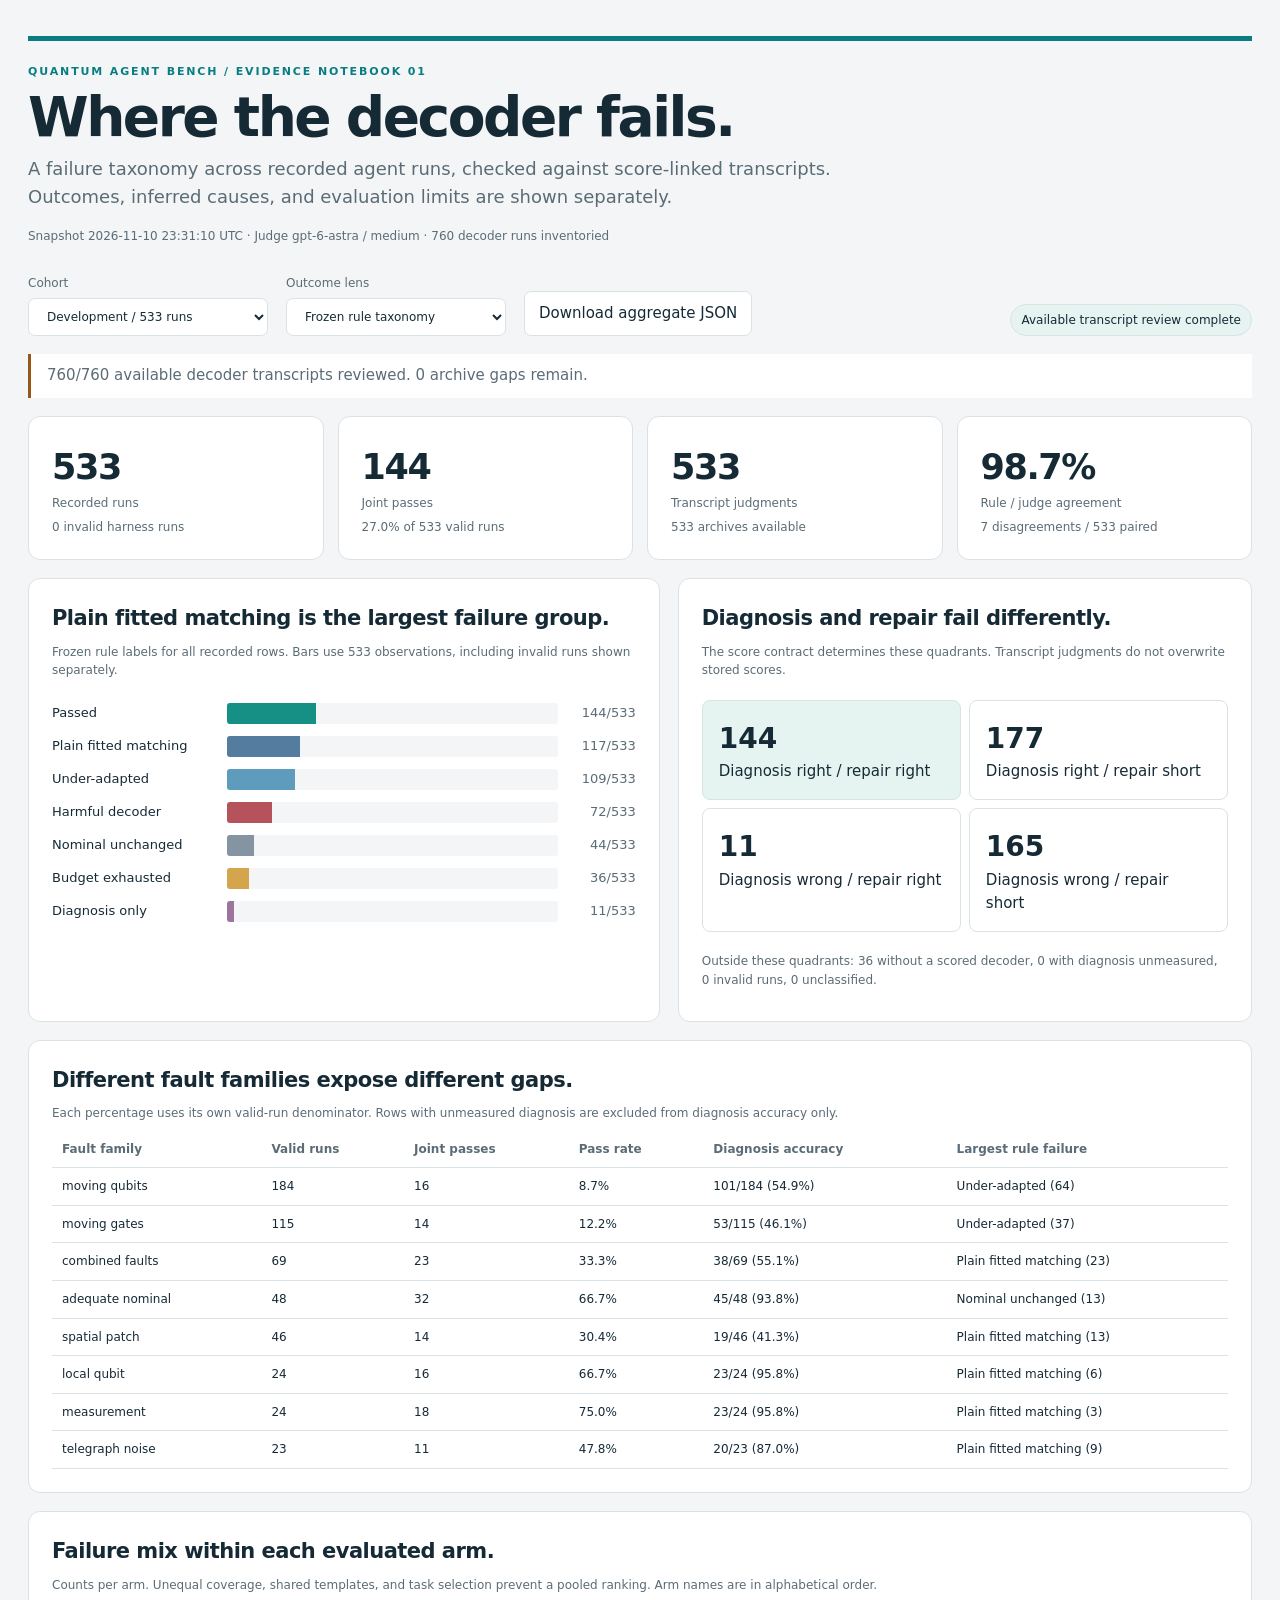
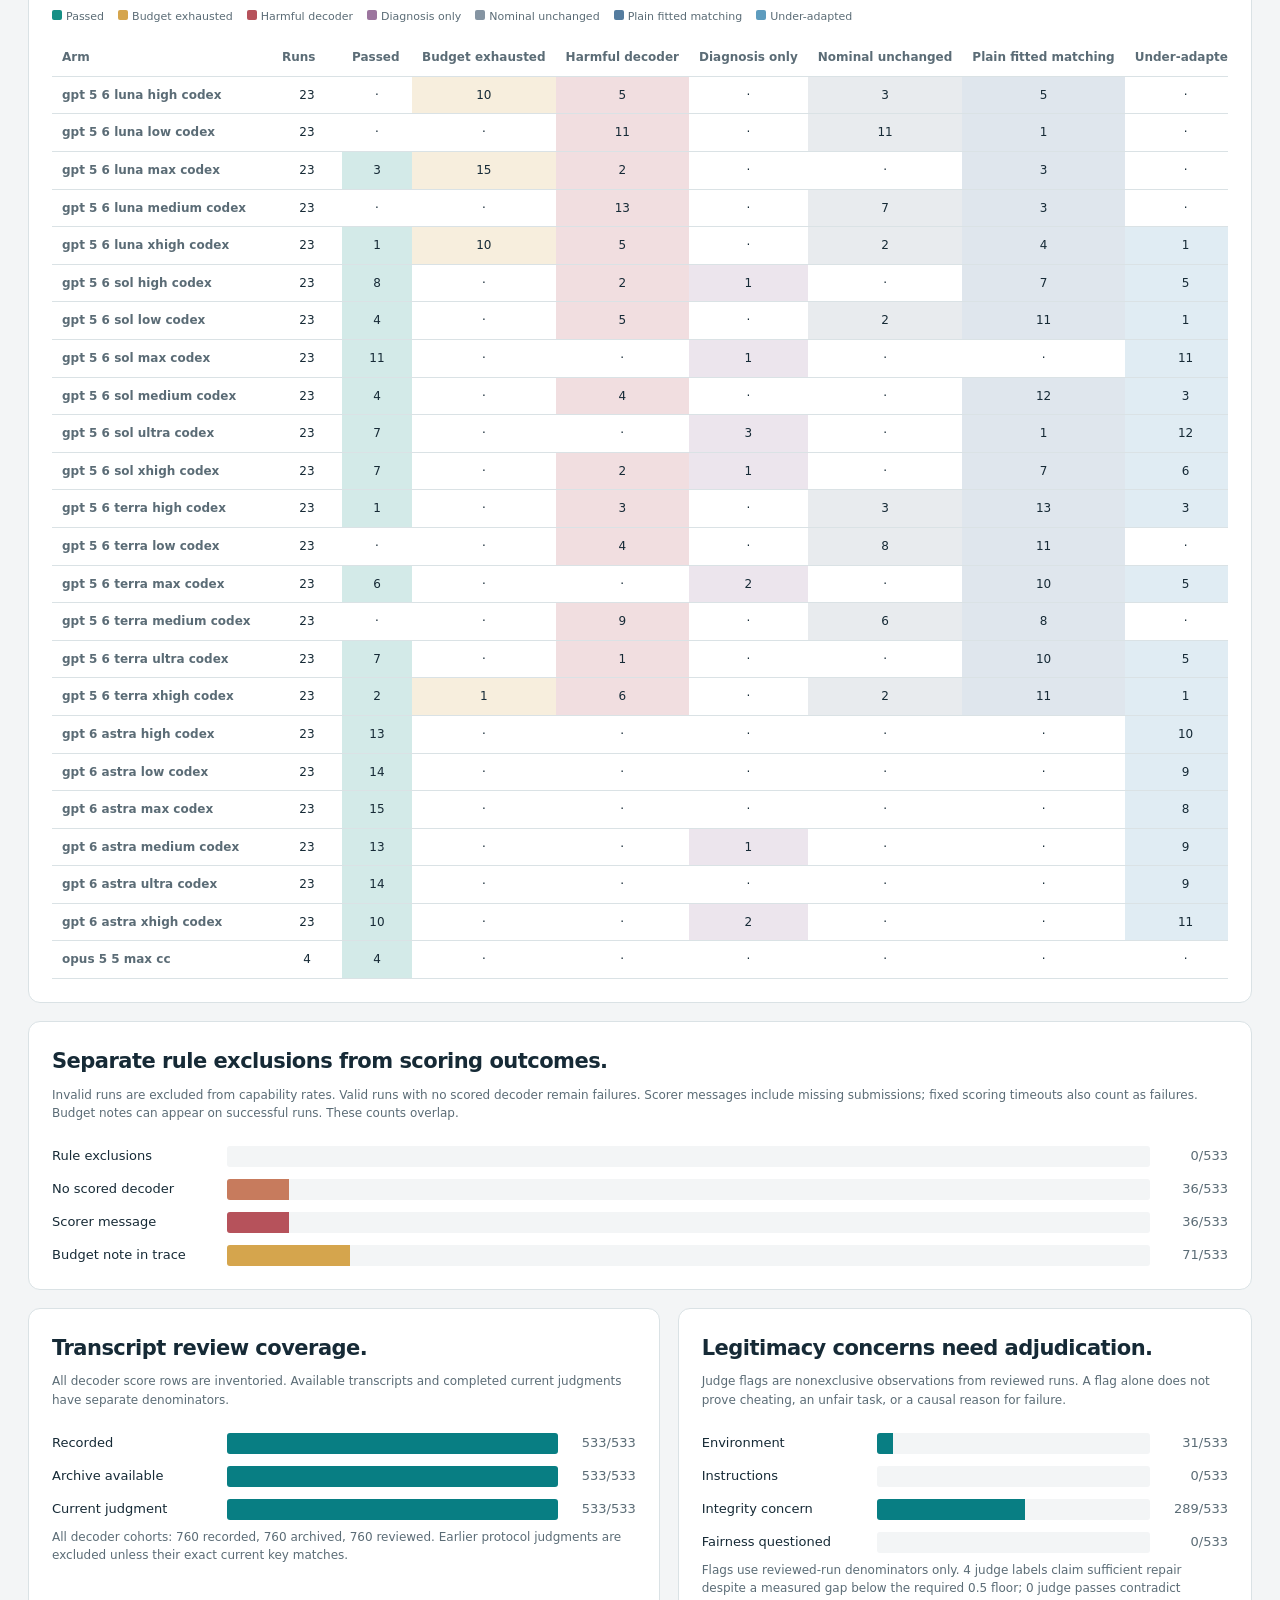
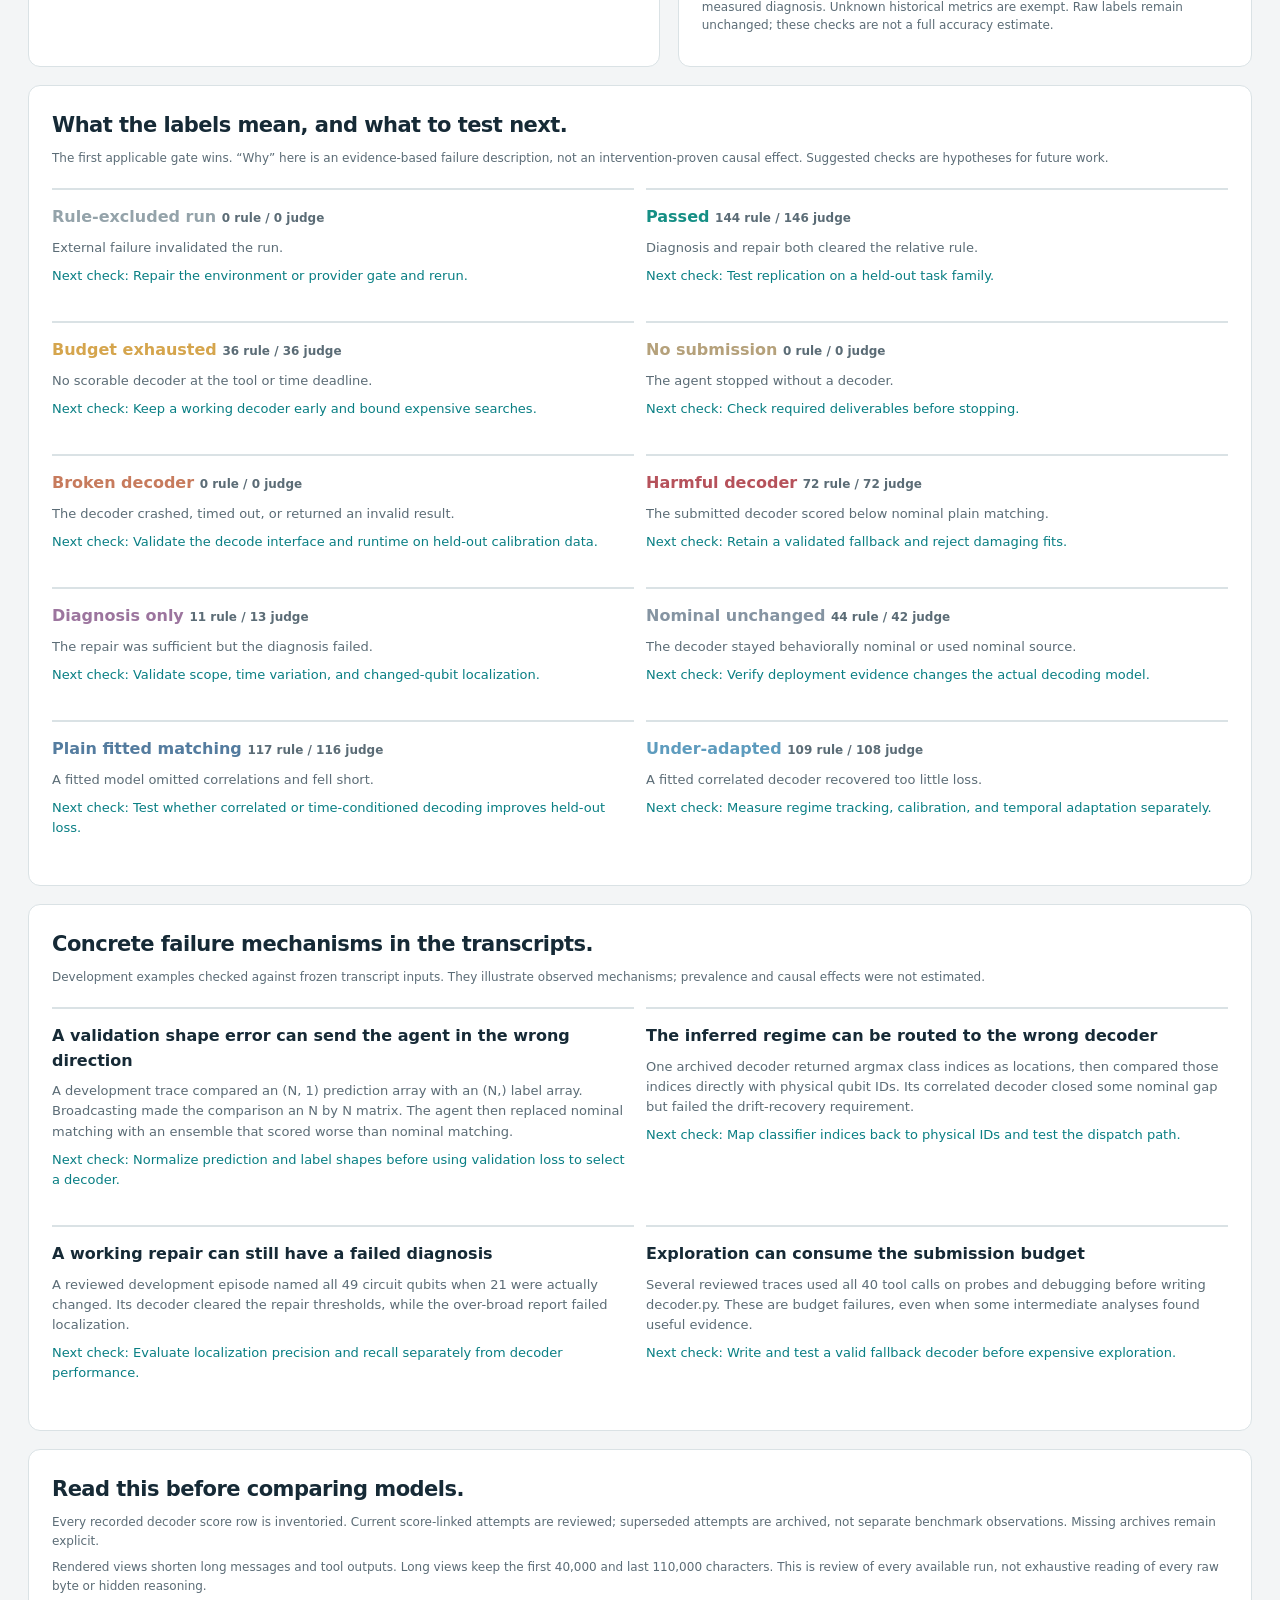
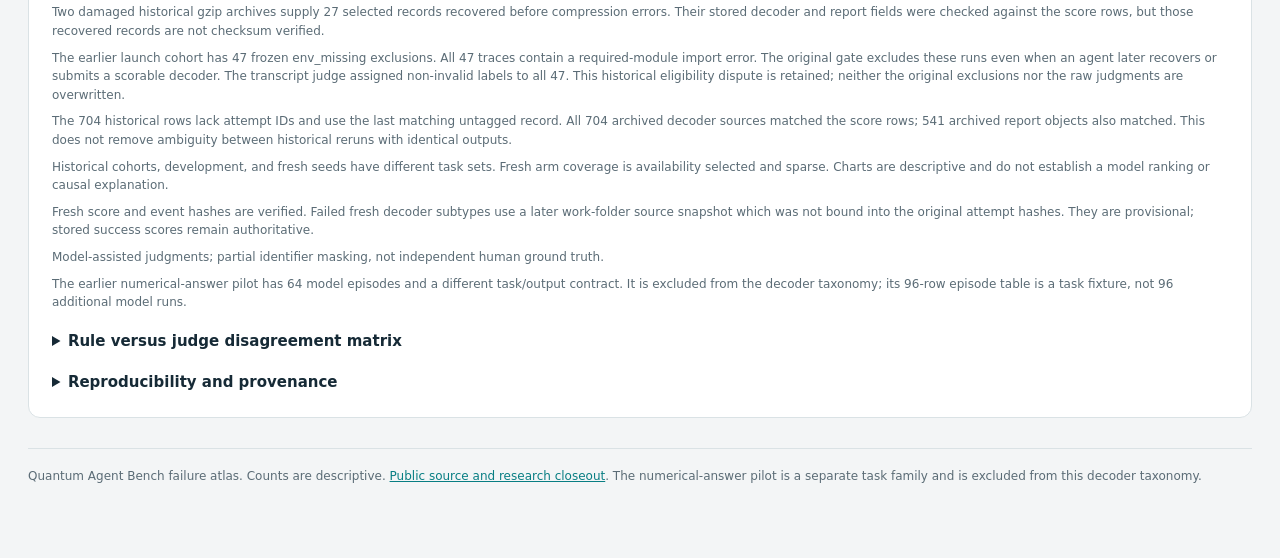
<file: docs/failure-atlas-20261110/index.html>
<!doctype html>
<html lang="en"><head><meta charset="utf-8"><meta name="viewport" content="width=device-width, initial-scale=1">
<title>Quantum Agent Bench / Failure Atlas</title>
<style>
:root{color-scheme:light dark;--bg:#f3f5f6;--panel:#fff;--text:#162a36;--muted:#5b6c76;--line:#dae2e5;--accent:#087e83;--soft:#e6f4f1;--warn:#97561a}*{box-sizing:border-box}body{margin:0;background:var(--bg);color:var(--text);font:15px/1.55 system-ui,sans-serif}main{max-width:1320px;margin:auto;padding:36px 28px 72px}header{border-top:5px solid var(--accent);padding-top:22px}.eyebrow{text-transform:uppercase;letter-spacing:.17em;font-size:11px;color:var(--accent);font-weight:750}h1{font-size:clamp(32px,5vw,55px);letter-spacing:-.045em;margin:8px 0;line-height:1.08}h2{font-size:21px;margin:0 0 8px;letter-spacing:-.025em}h3{font-size:16px;margin:0 0 8px}p{margin:8px 0}.lede{font-size:18px;max-width:850px;color:var(--muted)}.meta{font-size:12px;color:var(--muted);margin-top:16px}.toolbar{display:flex;gap:18px;align-items:end;flex-wrap:wrap;margin:28px 0 18px}.toolbar label{font-size:12px;color:var(--muted);display:grid;gap:6px}select,button{border:1px solid var(--line);border-radius:7px;background:var(--panel);color:var(--text);padding:10px 14px;font:inherit}select{min-width:220px}button{cursor:pointer}.badge{background:var(--soft);border:1px solid var(--line);padding:6px 10px;border-radius:20px;font-size:12px;margin-left:auto}.kpis{display:grid;grid-template-columns:repeat(4,1fr);gap:14px;margin:18px 0}.card,.panel{background:var(--panel);border:1px solid var(--line);border-radius:12px;padding:23px}.card .num{font-size:35px;font-weight:700;letter-spacing:-.04em}.card .label{font-size:12px;color:var(--muted)}.card .sub{font-size:12px;margin-top:5px;color:var(--muted)}.grid{display:grid;grid-template-columns:1.1fr 1fr;gap:18px;margin:18px 0}.wide{grid-column:1/-1}.note{font-size:12px;color:var(--muted)}.warning{border-left:3px solid var(--warn);padding:10px 16px;margin:18px 0;color:var(--muted);background:var(--panel)}.bars{display:grid;gap:12px;margin-top:23px}.barrow{display:grid;grid-template-columns:165px 1fr 68px;align-items:center;gap:10px;font-size:13px}.track{background:var(--bg);height:21px;border-radius:3px;overflow:hidden}.fill{height:100%;background:var(--accent);min-width:0;transition:width .2s}.count{font-variant-numeric:tabular-nums;text-align:right;color:var(--muted)}.legend{display:flex;flex-wrap:wrap;gap:14px;font-size:11px;margin:14px 0;color:var(--muted)}.legend i{display:inline-block;width:10px;height:10px;margin-right:4px;border-radius:2px}.scroll{overflow-x:auto}table{border-collapse:collapse;width:100%;font-size:12px}th,td{border-bottom:1px solid var(--line);padding:9px 10px;text-align:left;white-space:nowrap}th{color:var(--muted);font-weight:550}.matrix td{min-width:70px;text-align:center;font-variant-numeric:tabular-nums}.matrix th:first-child{text-align:left;min-width:220px}.quad{display:grid;grid-template-columns:1fr 1fr;gap:8px;margin:20px 0}.quad>div{border:1px solid var(--line);border-radius:8px;padding:16px}.quad strong{display:block;font-size:28px}.quad .good{background:var(--soft)}.taxonomy{display:grid;grid-template-columns:repeat(2,1fr);gap:12px;margin-top:20px}.taxonomy article{border-top:2px solid var(--line);padding:15px 0}.taxonomy article p{font-size:13px;color:var(--muted)}.taxonomy article .next{color:var(--accent)}details{margin-top:18px}summary{cursor:pointer;font-weight:650}a{color:var(--accent)}footer{color:var(--muted);font-size:12px;border-top:1px solid var(--line);margin-top:30px;padding-top:18px}.empty{padding:20px;color:var(--muted)}@media(prefers-color-scheme:dark){:root{--bg:#0d1921;--panel:#14252f;--text:#e4edf1;--muted:#9fb2bc;--line:#2d414d;--accent:#62c9bf;--soft:#173b3c;--warn:#d8a15c}}@media(max-width:760px){main{padding:22px 15px 45px}.grid{grid-template-columns:1fr}.kpis{grid-template-columns:1fr 1fr}.taxonomy{grid-template-columns:1fr}.panel,.card{padding:17px}.barrow{grid-template-columns:135px 1fr 60px;font-size:11px}.toolbar{gap:12px}.badge{margin-left:0}.lede{font-size:16px}}@media print{.toolbar,button{display:none}body{background:white}.panel,.card{break-inside:avoid}.grid{display:block}.panel{margin:15px 0}main{padding:0}}
</style></head><body><main>
<header><div class="eyebrow">Quantum Agent Bench / Evidence notebook 01</div><h1>Where the decoder fails.</h1><p class="lede">A failure taxonomy across recorded agent runs, checked against score-linked transcripts. Outcomes, inferred causes, and evaluation limits are shown separately.</p><div class="meta" id="meta"></div></header>
<div class="toolbar"><label>Cohort<select id="cohort"></select></label><label>Outcome lens<select id="lens"><option value="rule">Frozen rule taxonomy</option><option value="judge">Transcript judge</option></select></label><button id="download">Download aggregate JSON</button><span class="badge" id="badge"></span></div>
<div class="warning" id="status"></div>
<section class="kpis" id="kpis"></section>
<section class="grid">
 <div class="panel"><h2 id="failure-title">Most misses come from decoding.</h2><p class="note" id="failure-sub"></p><div class="bars" id="outcomes"></div></div>
 <div class="panel"><h2>Diagnosis and repair fail differently.</h2><p class="note">The score contract determines these quadrants. Transcript judgments do not overwrite stored scores.</p><div class="quad" id="quadrants"></div><p class="note" id="quadrant-note"></p></div>
 <div class="panel wide"><h2>Different fault families expose different gaps.</h2><p class="note">Each percentage uses its own valid-run denominator. Rows with unmeasured diagnosis are excluded from diagnosis accuracy only.</p><div class="scroll" id="families"></div></div>
 <div class="panel wide"><h2>Failure mix within each evaluated arm.</h2><p class="note">Counts per arm. Unequal coverage, shared templates, and task selection prevent a pooled ranking. Arm names are in alphabetical order.</p><div class="legend" id="legend"></div><div class="scroll" id="models"></div></div>
 <div class="panel wide"><h2>Separate rule exclusions from scoring outcomes.</h2><p class="note">Invalid runs are excluded from capability rates. Valid runs with no scored decoder remain failures. Scorer messages include missing submissions; fixed scoring timeouts also count as failures. Budget notes can appear on successful runs. These counts overlap.</p><div id="execution" class="bars"></div></div>
 <div class="panel"><h2>Transcript review coverage.</h2><p class="note">All decoder score rows are inventoried. Available transcripts and completed current judgments have separate denominators.</p><div id="coverage" class="bars"></div><p class="note" id="all-coverage"></p></div>
 <div class="panel"><h2>Legitimacy concerns need adjudication.</h2><p class="note">Judge flags are nonexclusive observations from reviewed runs. A flag alone does not prove cheating, an unfair task, or a causal reason for failure.</p><div id="concerns" class="bars"></div><p class="note" id="agreement"></p></div>
 <div class="panel wide"><h2>What the labels mean, and what to test next.</h2><p class="note">The first applicable gate wins. “Why” here is an evidence-based failure description, not an intervention-proven causal effect. Suggested checks are hypotheses for future work.</p><div id="taxonomy" class="taxonomy"></div></div>
 <div class="panel wide"><h2>Concrete failure mechanisms in the transcripts.</h2><p class="note">Development examples checked against frozen transcript inputs. They illustrate observed mechanisms; prevalence and causal effects were not estimated.</p><div id="cases" class="taxonomy"></div></div>
 <div class="panel wide"><h2>Read this before comparing models.</h2><div id="limits"></div><details><summary>Rule versus judge disagreement matrix</summary><p class="note">Both axes use the same labels. This measures consistency, not truth. Off-diagonal cells remain unresolved disagreements.</p><div class="scroll" id="confusion"></div></details><details><summary>Reproducibility and provenance</summary><p class="note">Aggregates are regenerated from a frozen inventory and exact-input judgment cache. Raw transcripts, hidden fixture identities, and local paths are excluded from this artifact.</p><pre id="provenance" style="white-space:pre-wrap;font-size:11px;overflow-wrap:anywhere"></pre></details></div>
</section><footer>Quantum Agent Bench failure atlas. Counts are descriptive. <a href="https://github.com/itsloganmann/quantum-agent-bench">Public source and research closeout</a>. The numerical-answer pilot is a separate task family and is excluded from this decoder taxonomy.</footer>
</main><script id="atlas-data" type="application/json">{"created_utc":"2026-11-10T23:31:10.554169+00:00","status":"complete","overall":{"recorded":760,"valid":713,"invalid":47,"unclassified":0,"available":760,"reviewed":760,"missing_reviews":0,"passes":199,"labels":{"no_submission":11,"plain_matching":171,"broken_decoder":5,"passed":199,"out_of_budget":43,"nominal_unchanged":64,"misdiagnosis":16,"harmful_decoder":82,"invalid_run":47,"under_adapted":122},"judge_labels":{"no_submission":9,"plain_matching":200,"nominal_unchanged":65,"invalid_run":2,"passed":211,"out_of_budget":45,"broken_decoder":4,"misdiagnosis":20,"harmful_decoder":83,"under_adapted":121},"paired":760,"agreement":700,"confusion":[{"rule":"broken_decoder","judge":"broken_decoder","count":3},{"rule":"broken_decoder","judge":"invalid_run","count":2},{"rule":"harmful_decoder","judge":"harmful_decoder","count":82},{"rule":"invalid_run","judge":"broken_decoder","count":1},{"rule":"invalid_run","judge":"harmful_decoder","count":1},{"rule":"invalid_run","judge":"misdiagnosis","count":2},{"rule":"invalid_run","judge":"nominal_unchanged","count":3},{"rule":"invalid_run","judge":"passed","count":10},{"rule":"invalid_run","judge":"plain_matching","count":30},{"rule":"misdiagnosis","judge":"misdiagnosis","count":16},{"rule":"no_submission","judge":"no_submission","count":9},{"rule":"no_submission","judge":"out_of_budget","count":2},{"rule":"nominal_unchanged","judge":"nominal_unchanged","count":61},{"rule":"nominal_unchanged","judge":"plain_matching","count":3},{"rule":"out_of_budget","judge":"out_of_budget","count":43},{"rule":"passed","judge":"passed","count":199},{"rule":"plain_matching","judge":"misdiagnosis","count":1},{"rule":"plain_matching","judge":"nominal_unchanged","count":1},{"rule":"plain_matching","judge":"passed","count":1},{"rule":"plain_matching","judge":"plain_matching","count":167},{"rule":"plain_matching","judge":"under_adapted","count":1},{"rule":"under_adapted","judge":"misdiagnosis","count":1},{"rule":"under_adapted","judge":"passed","count":1},{"rule":"under_adapted","judge":"under_adapted","count":120}],"quadrants":{"unscored":59,"diagnosis_unmeasured":26,"diagnosis_1_fix_1":182,"diagnosis_1_fix_0":239,"diagnosis_0_fix_0":191,"diagnosis_0_fix_1":16},"unscored_valid":59,"score_error_rows":47,"transcript_budget_notes":77,"concerns":{"environment_problem":60,"instruction_problem":45,"integrity_problem":382},"judge_repair_floor_contradictions":4,"judge_pass_diagnosis_contradictions":0,"fairness":{"fair":746,"questionable":14},"diagnosis_correct":424,"diagnosis_measured":669},"cohorts":{"agent_decoder":{"recorded":30,"valid":30,"invalid":0,"unclassified":0,"available":30,"reviewed":30,"missing_reviews":0,"passes":6,"labels":{"no_submission":11,"plain_matching":6,"broken_decoder":3,"passed":6,"out_of_budget":4},"judge_labels":{"no_submission":9,"plain_matching":5,"nominal_unchanged":1,"invalid_run":2,"passed":6,"out_of_budget":6,"broken_decoder":1},"paired":30,"agreement":25,"confusion":[{"rule":"broken_decoder","judge":"broken_decoder","count":1},{"rule":"broken_decoder","judge":"invalid_run","count":2},{"rule":"no_submission","judge":"no_submission","count":9},{"rule":"no_submission","judge":"out_of_budget","count":2},{"rule":"out_of_budget","judge":"out_of_budget","count":4},{"rule":"passed","judge":"passed","count":6},{"rule":"plain_matching","judge":"nominal_unchanged","count":1},{"rule":"plain_matching","judge":"plain_matching","count":5}],"quadrants":{"unscored":18,"diagnosis_unmeasured":12},"unscored_valid":18,"score_error_rows":6,"transcript_budget_notes":0,"concerns":{"environment_problem":3,"instruction_problem":0,"integrity_problem":5},"judge_repair_floor_contradictions":0,"judge_pass_diagnosis_contradictions":0,"fairness":{"fair":30},"diagnosis_correct":0,"diagnosis_measured":0,"models":{"haiku_5_5_medium":{"recorded":6,"valid":6,"invalid":0,"unclassified":0,"available":6,"reviewed":6,"missing_reviews":0,"passes":0,"labels":{"no_submission":1,"plain_matching":3,"broken_decoder":2},"judge_labels":{"no_submission":1,"plain_matching":2,"nominal_unchanged":1,"invalid_run":2},"paired":6,"agreement":3,"confusion":[{"rule":"broken_decoder","judge":"invalid_run","count":2},{"rule":"no_submission","judge":"no_submission","count":1},{"rule":"plain_matching","judge":"nominal_unchanged","count":1},{"rule":"plain_matching","judge":"plain_matching","count":2}],"quadrants":{"unscored":3,"diagnosis_unmeasured":3},"unscored_valid":3,"score_error_rows":0,"transcript_budget_notes":0,"concerns":{"environment_problem":3,"instruction_problem":0,"integrity_problem":1},"judge_repair_floor_contradictions":0,"judge_pass_diagnosis_contradictions":0,"fairness":{"fair":6},"diagnosis_correct":0,"diagnosis_measured":0},"haiku_5_5_medium_r2":{"recorded":3,"valid":3,"invalid":0,"unclassified":0,"available":3,"reviewed":3,"missing_reviews":0,"passes":0,"labels":{"plain_matching":3},"judge_labels":{"plain_matching":3},"paired":3,"agreement":3,"confusion":[{"rule":"plain_matching","judge":"plain_matching","count":3}],"quadrants":{"diagnosis_unmeasured":3},"unscored_valid":0,"score_error_rows":0,"transcript_budget_notes":0,"concerns":{"environment_problem":0,"instruction_problem":0,"integrity_problem":0},"judge_repair_floor_contradictions":0,"judge_pass_diagnosis_contradictions":0,"fairness":{"fair":3},"diagnosis_correct":0,"diagnosis_measured":0},"opus_5_5_medium":{"recorded":6,"valid":6,"invalid":0,"unclassified":0,"available":6,"reviewed":6,"missing_reviews":0,"passes":2,"labels":{"passed":2,"no_submission":4},"judge_labels":{"passed":2,"no_submission":4},"paired":6,"agreement":6,"confusion":[{"rule":"no_submission","judge":"no_submission","count":4},{"rule":"passed","judge":"passed","count":2}],"quadrants":{"diagnosis_unmeasured":2,"unscored":4},"unscored_valid":4,"score_error_rows":0,"transcript_budget_notes":0,"concerns":{"environment_problem":0,"instruction_problem":0,"integrity_problem":0},"judge_repair_floor_contradictions":0,"judge_pass_diagnosis_contradictions":0,"fairness":{"fair":6},"diagnosis_correct":0,"diagnosis_measured":0},"opus_5_5_medium_r2":{"recorded":4,"valid":4,"invalid":0,"unclassified":0,"available":4,"reviewed":4,"missing_reviews":0,"passes":2,"labels":{"no_submission":2,"passed":2},"judge_labels":{"out_of_budget":2,"passed":2},"paired":4,"agreement":2,"confusion":[{"rule":"no_submission","judge":"out_of_budget","count":2},{"rule":"passed","judge":"passed","count":2}],"quadrants":{"unscored":2,"diagnosis_unmeasured":2},"unscored_valid":2,"score_error_rows":2,"transcript_budget_notes":0,"concerns":{"environment_problem":0,"instruction_problem":0,"integrity_problem":0},"judge_repair_floor_contradictions":0,"judge_pass_diagnosis_contradictions":0,"fairness":{"fair":4},"diagnosis_correct":0,"diagnosis_measured":0},"sonnet_5_5_high":{"recorded":6,"valid":6,"invalid":0,"unclassified":0,"available":6,"reviewed":6,"missing_reviews":0,"passes":1,"labels":{"passed":1,"no_submission":4,"broken_decoder":1},"judge_labels":{"passed":1,"no_submission":4,"broken_decoder":1},"paired":6,"agreement":6,"confusion":[{"rule":"broken_decoder","judge":"broken_decoder","count":1},{"rule":"no_submission","judge":"no_submission","count":4},{"rule":"passed","judge":"passed","count":1}],"quadrants":{"diagnosis_unmeasured":1,"unscored":5},"unscored_valid":5,"score_error_rows":0,"transcript_budget_notes":0,"concerns":{"environment_problem":0,"instruction_problem":0,"integrity_problem":4},"judge_repair_floor_contradictions":0,"judge_pass_diagnosis_contradictions":0,"fairness":{"fair":6},"diagnosis_correct":0,"diagnosis_measured":0},"sonnet_5_5_high_r2":{"recorded":5,"valid":5,"invalid":0,"unclassified":0,"available":5,"reviewed":5,"missing_reviews":0,"passes":1,"labels":{"out_of_budget":4,"passed":1},"judge_labels":{"out_of_budget":4,"passed":1},"paired":5,"agreement":5,"confusion":[{"rule":"out_of_budget","judge":"out_of_budget","count":4},{"rule":"passed","judge":"passed","count":1}],"quadrants":{"unscored":4,"diagnosis_unmeasured":1},"unscored_valid":4,"score_error_rows":4,"transcript_budget_notes":0,"concerns":{"environment_problem":0,"instruction_problem":0,"integrity_problem":0},"judge_repair_floor_contradictions":0,"judge_pass_diagnosis_contradictions":0,"fairness":{"fair":5},"diagnosis_correct":0,"diagnosis_measured":0}},"families":{"other mismatch":{"recorded":30,"valid":30,"invalid":0,"unclassified":0,"available":30,"reviewed":30,"missing_reviews":0,"passes":6,"labels":{"no_submission":11,"plain_matching":6,"broken_decoder":3,"passed":6,"out_of_budget":4},"judge_labels":{"no_submission":9,"plain_matching":5,"nominal_unchanged":1,"invalid_run":2,"passed":6,"out_of_budget":6,"broken_decoder":1},"paired":30,"agreement":25,"confusion":[{"rule":"broken_decoder","judge":"broken_decoder","count":1},{"rule":"broken_decoder","judge":"invalid_run","count":2},{"rule":"no_submission","judge":"no_submission","count":9},{"rule":"no_submission","judge":"out_of_budget","count":2},{"rule":"out_of_budget","judge":"out_of_budget","count":4},{"rule":"passed","judge":"passed","count":6},{"rule":"plain_matching","judge":"nominal_unchanged","count":1},{"rule":"plain_matching","judge":"plain_matching","count":5}],"quadrants":{"unscored":18,"diagnosis_unmeasured":12},"unscored_valid":18,"score_error_rows":6,"transcript_budget_notes":0,"concerns":{"environment_problem":3,"instruction_problem":0,"integrity_problem":5},"judge_repair_floor_contradictions":0,"judge_pass_diagnosis_contradictions":0,"fairness":{"fair":30},"diagnosis_correct":0,"diagnosis_measured":0}}},"agent_drift":{"recorded":14,"valid":14,"invalid":0,"unclassified":0,"available":14,"reviewed":14,"missing_reviews":0,"passes":11,"labels":{"passed":11,"nominal_unchanged":2,"plain_matching":1},"judge_labels":{"passed":11,"nominal_unchanged":2,"plain_matching":1},"paired":14,"agreement":14,"confusion":[{"rule":"nominal_unchanged","judge":"nominal_unchanged","count":2},{"rule":"passed","judge":"passed","count":11},{"rule":"plain_matching","judge":"plain_matching","count":1}],"quadrants":{"diagnosis_unmeasured":14},"unscored_valid":0,"score_error_rows":0,"transcript_budget_notes":0,"concerns":{"environment_problem":0,"instruction_problem":0,"integrity_problem":0},"judge_repair_floor_contradictions":0,"judge_pass_diagnosis_contradictions":0,"fairness":{"fair":14},"diagnosis_correct":0,"diagnosis_measured":0,"models":{"sonnet_5_5_high":{"recorded":14,"valid":14,"invalid":0,"unclassified":0,"available":14,"reviewed":14,"missing_reviews":0,"passes":11,"labels":{"passed":11,"nominal_unchanged":2,"plain_matching":1},"judge_labels":{"passed":11,"nominal_unchanged":2,"plain_matching":1},"paired":14,"agreement":14,"confusion":[{"rule":"nominal_unchanged","judge":"nominal_unchanged","count":2},{"rule":"passed","judge":"passed","count":11},{"rule":"plain_matching","judge":"plain_matching","count":1}],"quadrants":{"diagnosis_unmeasured":14},"unscored_valid":0,"score_error_rows":0,"transcript_budget_notes":0,"concerns":{"environment_problem":0,"instruction_problem":0,"integrity_problem":0},"judge_repair_floor_contradictions":0,"judge_pass_diagnosis_contradictions":0,"fairness":{"fair":14},"diagnosis_correct":0,"diagnosis_measured":0}},"families":{"adequate nominal":{"recorded":4,"valid":4,"invalid":0,"unclassified":0,"available":4,"reviewed":4,"missing_reviews":0,"passes":2,"labels":{"passed":2,"nominal_unchanged":2},"judge_labels":{"passed":2,"nominal_unchanged":2},"paired":4,"agreement":4,"confusion":[{"rule":"nominal_unchanged","judge":"nominal_unchanged","count":2},{"rule":"passed","judge":"passed","count":2}],"quadrants":{"diagnosis_unmeasured":4},"unscored_valid":0,"score_error_rows":0,"transcript_budget_notes":0,"concerns":{"environment_problem":0,"instruction_problem":0,"integrity_problem":0},"judge_repair_floor_contradictions":0,"judge_pass_diagnosis_contradictions":0,"fairness":{"fair":4},"diagnosis_correct":0,"diagnosis_measured":0},"measurement":{"recorded":4,"valid":4,"invalid":0,"unclassified":0,"available":4,"reviewed":4,"missing_reviews":0,"passes":4,"labels":{"passed":4},"judge_labels":{"passed":4},"paired":4,"agreement":4,"confusion":[{"rule":"passed","judge":"passed","count":4}],"quadrants":{"diagnosis_unmeasured":4},"unscored_valid":0,"score_error_rows":0,"transcript_budget_notes":0,"concerns":{"environment_problem":0,"instruction_problem":0,"integrity_problem":0},"judge_repair_floor_contradictions":0,"judge_pass_diagnosis_contradictions":0,"fairness":{"fair":4},"diagnosis_correct":0,"diagnosis_measured":0},"other mismatch":{"recorded":6,"valid":6,"invalid":0,"unclassified":0,"available":6,"reviewed":6,"missing_reviews":0,"passes":5,"labels":{"plain_matching":1,"passed":5},"judge_labels":{"plain_matching":1,"passed":5},"paired":6,"agreement":6,"confusion":[{"rule":"passed","judge":"passed","count":5},{"rule":"plain_matching","judge":"plain_matching","count":1}],"quadrants":{"diagnosis_unmeasured":6},"unscored_valid":0,"score_error_rows":0,"transcript_budget_notes":0,"concerns":{"environment_problem":0,"instruction_problem":0,"integrity_problem":0},"judge_repair_floor_contradictions":0,"judge_pass_diagnosis_contradictions":0,"fairness":{"fair":6},"diagnosis_correct":0,"diagnosis_measured":0}}},"agent_hard":{"recorded":25,"valid":25,"invalid":0,"unclassified":0,"available":25,"reviewed":25,"missing_reviews":0,"passes":9,"labels":{"passed":9,"plain_matching":12,"nominal_unchanged":4},"judge_labels":{"passed":9,"plain_matching":12,"nominal_unchanged":4},"paired":25,"agreement":25,"confusion":[{"rule":"nominal_unchanged","judge":"nominal_unchanged","count":4},{"rule":"passed","judge":"passed","count":9},{"rule":"plain_matching","judge":"plain_matching","count":12}],"quadrants":{"diagnosis_1_fix_1":9,"diagnosis_1_fix_0":16},"unscored_valid":0,"score_error_rows":0,"transcript_budget_notes":0,"concerns":{"environment_problem":0,"instruction_problem":0,"integrity_problem":5},"judge_repair_floor_contradictions":0,"judge_pass_diagnosis_contradictions":0,"fairness":{"fair":25},"diagnosis_correct":25,"diagnosis_measured":25,"models":{"opus_5_5_medium":{"recorded":8,"valid":8,"invalid":0,"unclassified":0,"available":8,"reviewed":8,"missing_reviews":0,"passes":7,"labels":{"passed":7,"plain_matching":1},"judge_labels":{"passed":7,"plain_matching":1},"paired":8,"agreement":8,"confusion":[{"rule":"passed","judge":"passed","count":7},{"rule":"plain_matching","judge":"plain_matching","count":1}],"quadrants":{"diagnosis_1_fix_1":7,"diagnosis_1_fix_0":1},"unscored_valid":0,"score_error_rows":0,"transcript_budget_notes":0,"concerns":{"environment_problem":0,"instruction_problem":0,"integrity_problem":1},"judge_repair_floor_contradictions":0,"judge_pass_diagnosis_contradictions":0,"fairness":{"fair":8},"diagnosis_correct":8,"diagnosis_measured":8},"sonnet_5_5_high":{"recorded":17,"valid":17,"invalid":0,"unclassified":0,"available":17,"reviewed":17,"missing_reviews":0,"passes":2,"labels":{"nominal_unchanged":4,"passed":2,"plain_matching":11},"judge_labels":{"nominal_unchanged":4,"passed":2,"plain_matching":11},"paired":17,"agreement":17,"confusion":[{"rule":"nominal_unchanged","judge":"nominal_unchanged","count":4},{"rule":"passed","judge":"passed","count":2},{"rule":"plain_matching","judge":"plain_matching","count":11}],"quadrants":{"diagnosis_1_fix_0":15,"diagnosis_1_fix_1":2},"unscored_valid":0,"score_error_rows":0,"transcript_budget_notes":0,"concerns":{"environment_problem":0,"instruction_problem":0,"integrity_problem":4},"judge_repair_floor_contradictions":0,"judge_pass_diagnosis_contradictions":0,"fairness":{"fair":17},"diagnosis_correct":17,"diagnosis_measured":17}},"families":{"adequate nominal":{"recorded":7,"valid":7,"invalid":0,"unclassified":0,"available":7,"reviewed":7,"missing_reviews":0,"passes":3,"labels":{"passed":3,"nominal_unchanged":4},"judge_labels":{"passed":3,"nominal_unchanged":4},"paired":7,"agreement":7,"confusion":[{"rule":"nominal_unchanged","judge":"nominal_unchanged","count":4},{"rule":"passed","judge":"passed","count":3}],"quadrants":{"diagnosis_1_fix_1":3,"diagnosis_1_fix_0":4},"unscored_valid":0,"score_error_rows":0,"transcript_budget_notes":0,"concerns":{"environment_problem":0,"instruction_problem":0,"integrity_problem":0},"judge_repair_floor_contradictions":0,"judge_pass_diagnosis_contradictions":0,"fairness":{"fair":7},"diagnosis_correct":7,"diagnosis_measured":7},"combined faults":{"recorded":3,"valid":3,"invalid":0,"unclassified":0,"available":3,"reviewed":3,"missing_reviews":0,"passes":2,"labels":{"passed":2,"plain_matching":1},"judge_labels":{"passed":2,"plain_matching":1},"paired":3,"agreement":3,"confusion":[{"rule":"passed","judge":"passed","count":2},{"rule":"plain_matching","judge":"plain_matching","count":1}],"quadrants":{"diagnosis_1_fix_1":2,"diagnosis_1_fix_0":1},"unscored_valid":0,"score_error_rows":0,"transcript_budget_notes":0,"concerns":{"environment_problem":0,"instruction_problem":0,"integrity_problem":0},"judge_repair_floor_contradictions":0,"judge_pass_diagnosis_contradictions":0,"fairness":{"fair":3},"diagnosis_correct":3,"diagnosis_measured":3},"local gates":{"recorded":2,"valid":2,"invalid":0,"unclassified":0,"available":2,"reviewed":2,"missing_reviews":0,"passes":1,"labels":{"passed":1,"plain_matching":1},"judge_labels":{"passed":1,"plain_matching":1},"paired":2,"agreement":2,"confusion":[{"rule":"passed","judge":"passed","count":1},{"rule":"plain_matching","judge":"plain_matching","count":1}],"quadrants":{"diagnosis_1_fix_1":1,"diagnosis_1_fix_0":1},"unscored_valid":0,"score_error_rows":0,"transcript_budget_notes":0,"concerns":{"environment_problem":0,"instruction_problem":0,"integrity_problem":1},"judge_repair_floor_contradictions":0,"judge_pass_diagnosis_contradictions":0,"fairness":{"fair":2},"diagnosis_correct":2,"diagnosis_measured":2},"local qubit":{"recorded":8,"valid":8,"invalid":0,"unclassified":0,"available":8,"reviewed":8,"missing_reviews":0,"passes":2,"labels":{"passed":2,"plain_matching":6},"judge_labels":{"passed":2,"plain_matching":6},"paired":8,"agreement":8,"confusion":[{"rule":"passed","judge":"passed","count":2},{"rule":"plain_matching","judge":"plain_matching","count":6}],"quadrants":{"diagnosis_1_fix_1":2,"diagnosis_1_fix_0":6},"unscored_valid":0,"score_error_rows":0,"transcript_budget_notes":0,"concerns":{"environment_problem":0,"instruction_problem":0,"integrity_problem":3},"judge_repair_floor_contradictions":0,"judge_pass_diagnosis_contradictions":0,"fairness":{"fair":8},"diagnosis_correct":8,"diagnosis_measured":8},"measurement":{"recorded":3,"valid":3,"invalid":0,"unclassified":0,"available":3,"reviewed":3,"missing_reviews":0,"passes":1,"labels":{"passed":1,"plain_matching":2},"judge_labels":{"passed":1,"plain_matching":2},"paired":3,"agreement":3,"confusion":[{"rule":"passed","judge":"passed","count":1},{"rule":"plain_matching","judge":"plain_matching","count":2}],"quadrants":{"diagnosis_1_fix_1":1,"diagnosis_1_fix_0":2},"unscored_valid":0,"score_error_rows":0,"transcript_budget_notes":0,"concerns":{"environment_problem":0,"instruction_problem":0,"integrity_problem":0},"judge_repair_floor_contradictions":0,"judge_pass_diagnosis_contradictions":0,"fairness":{"fair":3},"diagnosis_correct":3,"diagnosis_measured":3},"other mismatch":{"recorded":2,"valid":2,"invalid":0,"unclassified":0,"available":2,"reviewed":2,"missing_reviews":0,"passes":0,"labels":{"plain_matching":2},"judge_labels":{"plain_matching":2},"paired":2,"agreement":2,"confusion":[{"rule":"plain_matching","judge":"plain_matching","count":2}],"quadrants":{"diagnosis_1_fix_0":2},"unscored_valid":0,"score_error_rows":0,"transcript_budget_notes":0,"concerns":{"environment_problem":0,"instruction_problem":0,"integrity_problem":1},"judge_repair_floor_contradictions":0,"judge_pass_diagnosis_contradictions":0,"fairness":{"fair":2},"diagnosis_correct":2,"diagnosis_measured":2}}},"agent_hard2":{"recorded":27,"valid":27,"invalid":0,"unclassified":0,"available":27,"reviewed":27,"missing_reviews":0,"passes":7,"labels":{"nominal_unchanged":3,"passed":7,"plain_matching":11,"misdiagnosis":4,"harmful_decoder":2},"judge_labels":{"nominal_unchanged":3,"passed":7,"plain_matching":11,"misdiagnosis":4,"harmful_decoder":2},"paired":27,"agreement":27,"confusion":[{"rule":"harmful_decoder","judge":"harmful_decoder","count":2},{"rule":"misdiagnosis","judge":"misdiagnosis","count":4},{"rule":"nominal_unchanged","judge":"nominal_unchanged","count":3},{"rule":"passed","judge":"passed","count":7},{"rule":"plain_matching","judge":"plain_matching","count":11}],"quadrants":{"diagnosis_1_fix_0":8,"diagnosis_1_fix_1":7,"diagnosis_0_fix_0":8,"diagnosis_0_fix_1":4},"unscored_valid":0,"score_error_rows":0,"transcript_budget_notes":0,"concerns":{"environment_problem":0,"instruction_problem":1,"integrity_problem":2},"judge_repair_floor_contradictions":0,"judge_pass_diagnosis_contradictions":0,"fairness":{"fair":24,"questionable":3},"diagnosis_correct":15,"diagnosis_measured":27,"models":{"opus_5_5_medium":{"recorded":8,"valid":8,"invalid":0,"unclassified":0,"available":8,"reviewed":8,"missing_reviews":0,"passes":5,"labels":{"nominal_unchanged":1,"passed":5,"plain_matching":2},"judge_labels":{"nominal_unchanged":1,"passed":5,"plain_matching":2},"paired":8,"agreement":8,"confusion":[{"rule":"nominal_unchanged","judge":"nominal_unchanged","count":1},{"rule":"passed","judge":"passed","count":5},{"rule":"plain_matching","judge":"plain_matching","count":2}],"quadrants":{"diagnosis_1_fix_0":2,"diagnosis_1_fix_1":5,"diagnosis_0_fix_0":1},"unscored_valid":0,"score_error_rows":0,"transcript_budget_notes":0,"concerns":{"environment_problem":0,"instruction_problem":0,"integrity_problem":1},"judge_repair_floor_contradictions":0,"judge_pass_diagnosis_contradictions":0,"fairness":{"fair":8},"diagnosis_correct":7,"diagnosis_measured":8},"opus_5_5_medium_wander":{"recorded":4,"valid":4,"invalid":0,"unclassified":0,"available":4,"reviewed":4,"missing_reviews":0,"passes":0,"labels":{"misdiagnosis":2,"plain_matching":2},"judge_labels":{"misdiagnosis":2,"plain_matching":2},"paired":4,"agreement":4,"confusion":[{"rule":"misdiagnosis","judge":"misdiagnosis","count":2},{"rule":"plain_matching","judge":"plain_matching","count":2}],"quadrants":{"diagnosis_0_fix_1":2,"diagnosis_1_fix_0":1,"diagnosis_0_fix_0":1},"unscored_valid":0,"score_error_rows":0,"transcript_budget_notes":0,"concerns":{"environment_problem":0,"instruction_problem":1,"integrity_problem":0},"judge_repair_floor_contradictions":0,"judge_pass_diagnosis_contradictions":0,"fairness":{"fair":3,"questionable":1},"diagnosis_correct":1,"diagnosis_measured":4},"sonnet_5_5_high":{"recorded":15,"valid":15,"invalid":0,"unclassified":0,"available":15,"reviewed":15,"missing_reviews":0,"passes":2,"labels":{"nominal_unchanged":2,"passed":2,"harmful_decoder":2,"plain_matching":7,"misdiagnosis":2},"judge_labels":{"nominal_unchanged":2,"passed":2,"harmful_decoder":2,"plain_matching":7,"misdiagnosis":2},"paired":15,"agreement":15,"confusion":[{"rule":"harmful_decoder","judge":"harmful_decoder","count":2},{"rule":"misdiagnosis","judge":"misdiagnosis","count":2},{"rule":"nominal_unchanged","judge":"nominal_unchanged","count":2},{"rule":"passed","judge":"passed","count":2},{"rule":"plain_matching","judge":"plain_matching","count":7}],"quadrants":{"diagnosis_1_fix_0":5,"diagnosis_1_fix_1":2,"diagnosis_0_fix_0":6,"diagnosis_0_fix_1":2},"unscored_valid":0,"score_error_rows":0,"transcript_budget_notes":0,"concerns":{"environment_problem":0,"instruction_problem":0,"integrity_problem":1},"judge_repair_floor_contradictions":0,"judge_pass_diagnosis_contradictions":0,"fairness":{"fair":13,"questionable":2},"diagnosis_correct":7,"diagnosis_measured":15}},"families":{"adequate nominal":{"recorded":5,"valid":5,"invalid":0,"unclassified":0,"available":5,"reviewed":5,"missing_reviews":0,"passes":2,"labels":{"nominal_unchanged":3,"passed":2},"judge_labels":{"nominal_unchanged":3,"passed":2},"paired":5,"agreement":5,"confusion":[{"rule":"nominal_unchanged","judge":"nominal_unchanged","count":3},{"rule":"passed","judge":"passed","count":2}],"quadrants":{"diagnosis_1_fix_0":3,"diagnosis_1_fix_1":2},"unscored_valid":0,"score_error_rows":0,"transcript_budget_notes":0,"concerns":{"environment_problem":0,"instruction_problem":0,"integrity_problem":0},"judge_repair_floor_contradictions":0,"judge_pass_diagnosis_contradictions":0,"fairness":{"fair":4,"questionable":1},"diagnosis_correct":5,"diagnosis_measured":5},"moving qubits":{"recorded":12,"valid":12,"invalid":0,"unclassified":0,"available":12,"reviewed":12,"missing_reviews":0,"passes":0,"labels":{"plain_matching":7,"misdiagnosis":4,"harmful_decoder":1},"judge_labels":{"plain_matching":7,"misdiagnosis":4,"harmful_decoder":1},"paired":12,"agreement":12,"confusion":[{"rule":"harmful_decoder","judge":"harmful_decoder","count":1},{"rule":"misdiagnosis","judge":"misdiagnosis","count":4},{"rule":"plain_matching","judge":"plain_matching","count":7}],"quadrants":{"diagnosis_0_fix_0":7,"diagnosis_0_fix_1":4,"diagnosis_1_fix_0":1},"unscored_valid":0,"score_error_rows":0,"transcript_budget_notes":0,"concerns":{"environment_problem":0,"instruction_problem":1,"integrity_problem":2},"judge_repair_floor_contradictions":0,"judge_pass_diagnosis_contradictions":0,"fairness":{"fair":10,"questionable":2},"diagnosis_correct":1,"diagnosis_measured":12},"telegraph noise":{"recorded":10,"valid":10,"invalid":0,"unclassified":0,"available":10,"reviewed":10,"missing_reviews":0,"passes":5,"labels":{"passed":5,"plain_matching":4,"harmful_decoder":1},"judge_labels":{"passed":5,"plain_matching":4,"harmful_decoder":1},"paired":10,"agreement":10,"confusion":[{"rule":"harmful_decoder","judge":"harmful_decoder","count":1},{"rule":"passed","judge":"passed","count":5},{"rule":"plain_matching","judge":"plain_matching","count":4}],"quadrants":{"diagnosis_1_fix_1":5,"diagnosis_1_fix_0":4,"diagnosis_0_fix_0":1},"unscored_valid":0,"score_error_rows":0,"transcript_budget_notes":0,"concerns":{"environment_problem":0,"instruction_problem":0,"integrity_problem":0},"judge_repair_floor_contradictions":0,"judge_pass_diagnosis_contradictions":0,"fairness":{"fair":10},"diagnosis_correct":9,"diagnosis_measured":10}}},"agent_launch":{"recorded":74,"valid":27,"invalid":47,"unclassified":0,"available":74,"reviewed":74,"missing_reviews":0,"passes":9,"labels":{"invalid_run":47,"plain_matching":11,"passed":9,"broken_decoder":2,"under_adapted":2,"nominal_unchanged":3},"judge_labels":{"harmful_decoder":1,"passed":19,"plain_matching":41,"broken_decoder":3,"under_adapted":2,"nominal_unchanged":6,"misdiagnosis":2},"paired":74,"agreement":27,"confusion":[{"rule":"broken_decoder","judge":"broken_decoder","count":2},{"rule":"invalid_run","judge":"broken_decoder","count":1},{"rule":"invalid_run","judge":"harmful_decoder","count":1},{"rule":"invalid_run","judge":"misdiagnosis","count":2},{"rule":"invalid_run","judge":"nominal_unchanged","count":3},{"rule":"invalid_run","judge":"passed","count":10},{"rule":"invalid_run","judge":"plain_matching","count":30},{"rule":"nominal_unchanged","judge":"nominal_unchanged","count":3},{"rule":"passed","judge":"passed","count":9},{"rule":"plain_matching","judge":"plain_matching","count":11},{"rule":"under_adapted","judge":"under_adapted","count":2}],"quadrants":{"diagnosis_1_fix_0":16,"diagnosis_1_fix_1":9,"unscored":2},"unscored_valid":2,"score_error_rows":2,"transcript_budget_notes":0,"concerns":{"environment_problem":23,"instruction_problem":44,"integrity_problem":60},"judge_repair_floor_contradictions":0,"judge_pass_diagnosis_contradictions":0,"fairness":{"fair":63,"questionable":11},"diagnosis_correct":27,"diagnosis_measured":27,"models":{"fable_5_1_max_cc":{"recorded":6,"valid":2,"invalid":4,"unclassified":0,"available":6,"reviewed":6,"missing_reviews":0,"passes":0,"labels":{"invalid_run":4,"plain_matching":2},"judge_labels":{"harmful_decoder":1,"passed":2,"plain_matching":3},"paired":6,"agreement":2,"confusion":[{"rule":"invalid_run","judge":"harmful_decoder","count":1},{"rule":"invalid_run","judge":"passed","count":2},{"rule":"invalid_run","judge":"plain_matching","count":1},{"rule":"plain_matching","judge":"plain_matching","count":2}],"quadrants":{"diagnosis_1_fix_0":2},"unscored_valid":0,"score_error_rows":0,"transcript_budget_notes":0,"concerns":{"environment_problem":0,"instruction_problem":3,"integrity_problem":4},"judge_repair_floor_contradictions":0,"judge_pass_diagnosis_contradictions":0,"fairness":{"fair":6},"diagnosis_correct":2,"diagnosis_measured":2},"gpt_6_astra_max_codex":{"recorded":14,"valid":13,"invalid":1,"unclassified":0,"available":14,"reviewed":14,"missing_reviews":0,"passes":9,"labels":{"passed":9,"broken_decoder":2,"under_adapted":2,"invalid_run":1},"judge_labels":{"passed":10,"broken_decoder":2,"under_adapted":2},"paired":14,"agreement":13,"confusion":[{"rule":"broken_decoder","judge":"broken_decoder","count":2},{"rule":"invalid_run","judge":"passed","count":1},{"rule":"passed","judge":"passed","count":9},{"rule":"under_adapted","judge":"under_adapted","count":2}],"quadrants":{"diagnosis_1_fix_1":9,"unscored":2,"diagnosis_1_fix_0":2},"unscored_valid":2,"score_error_rows":2,"transcript_budget_notes":0,"concerns":{"environment_problem":8,"instruction_problem":11,"integrity_problem":13},"judge_repair_floor_contradictions":0,"judge_pass_diagnosis_contradictions":0,"fairness":{"fair":14},"diagnosis_correct":13,"diagnosis_measured":13},"opus_5_5_medium_cc":{"recorded":21,"valid":0,"invalid":21,"unclassified":0,"available":21,"reviewed":21,"missing_reviews":0,"passes":0,"labels":{"invalid_run":21},"judge_labels":{"passed":5,"nominal_unchanged":1,"plain_matching":14,"misdiagnosis":1},"paired":21,"agreement":0,"confusion":[{"rule":"invalid_run","judge":"misdiagnosis","count":1},{"rule":"invalid_run","judge":"nominal_unchanged","count":1},{"rule":"invalid_run","judge":"passed","count":5},{"rule":"invalid_run","judge":"plain_matching","count":14}],"quadrants":{},"unscored_valid":0,"score_error_rows":0,"transcript_budget_notes":0,"concerns":{"environment_problem":8,"instruction_problem":18,"integrity_problem":21},"judge_repair_floor_contradictions":0,"judge_pass_diagnosis_contradictions":0,"fairness":{"fair":13,"questionable":8},"diagnosis_correct":0,"diagnosis_measured":0},"sonnet_5_5_high":{"recorded":12,"valid":12,"invalid":0,"unclassified":0,"available":12,"reviewed":12,"missing_reviews":0,"passes":0,"labels":{"nominal_unchanged":3,"plain_matching":9},"judge_labels":{"nominal_unchanged":3,"plain_matching":9},"paired":12,"agreement":12,"confusion":[{"rule":"nominal_unchanged","judge":"nominal_unchanged","count":3},{"rule":"plain_matching","judge":"plain_matching","count":9}],"quadrants":{"diagnosis_1_fix_0":12},"unscored_valid":0,"score_error_rows":0,"transcript_budget_notes":0,"concerns":{"environment_problem":0,"instruction_problem":0,"integrity_problem":1},"judge_repair_floor_contradictions":0,"judge_pass_diagnosis_contradictions":0,"fairness":{"fair":12},"diagnosis_correct":12,"diagnosis_measured":12},"sonnet_5_5_high_cc":{"recorded":21,"valid":0,"invalid":21,"unclassified":0,"available":21,"reviewed":21,"missing_reviews":0,"passes":0,"labels":{"invalid_run":21},"judge_labels":{"passed":2,"nominal_unchanged":2,"plain_matching":15,"broken_decoder":1,"misdiagnosis":1},"paired":21,"agreement":0,"confusion":[{"rule":"invalid_run","judge":"broken_decoder","count":1},{"rule":"invalid_run","judge":"misdiagnosis","count":1},{"rule":"invalid_run","judge":"nominal_unchanged","count":2},{"rule":"invalid_run","judge":"passed","count":2},{"rule":"invalid_run","judge":"plain_matching","count":15}],"quadrants":{},"unscored_valid":0,"score_error_rows":0,"transcript_budget_notes":0,"concerns":{"environment_problem":7,"instruction_problem":12,"integrity_problem":21},"judge_repair_floor_contradictions":0,"judge_pass_diagnosis_contradictions":0,"fairness":{"fair":18,"questionable":3},"diagnosis_correct":0,"diagnosis_measured":0}},"families":{"adequate nominal":{"recorded":15,"valid":6,"invalid":9,"unclassified":0,"available":15,"reviewed":15,"missing_reviews":0,"passes":3,"labels":{"invalid_run":9,"passed":3,"nominal_unchanged":3},"judge_labels":{"harmful_decoder":1,"passed":8,"nominal_unchanged":6},"paired":15,"agreement":6,"confusion":[{"rule":"invalid_run","judge":"harmful_decoder","count":1},{"rule":"invalid_run","judge":"nominal_unchanged","count":3},{"rule":"invalid_run","judge":"passed","count":5},{"rule":"nominal_unchanged","judge":"nominal_unchanged","count":3},{"rule":"passed","judge":"passed","count":3}],"quadrants":{"diagnosis_1_fix_1":3,"diagnosis_1_fix_0":3},"unscored_valid":0,"score_error_rows":0,"transcript_budget_notes":0,"concerns":{"environment_problem":4,"instruction_problem":0,"integrity_problem":12},"judge_repair_floor_contradictions":0,"judge_pass_diagnosis_contradictions":0,"fairness":{"fair":14,"questionable":1},"diagnosis_correct":6,"diagnosis_measured":6},"combined faults":{"recorded":8,"valid":0,"invalid":8,"unclassified":0,"available":8,"reviewed":8,"missing_reviews":0,"passes":0,"labels":{"invalid_run":8},"judge_labels":{"plain_matching":5,"passed":1,"misdiagnosis":2},"paired":8,"agreement":0,"confusion":[{"rule":"invalid_run","judge":"misdiagnosis","count":2},{"rule":"invalid_run","judge":"passed","count":1},{"rule":"invalid_run","judge":"plain_matching","count":5}],"quadrants":{},"unscored_valid":0,"score_error_rows":0,"transcript_budget_notes":0,"concerns":{"environment_problem":2,"instruction_problem":7,"integrity_problem":8},"judge_repair_floor_contradictions":0,"judge_pass_diagnosis_contradictions":0,"fairness":{"fair":5,"questionable":3},"diagnosis_correct":0,"diagnosis_measured":0},"moving qubits":{"recorded":44,"valid":20,"invalid":24,"unclassified":0,"available":44,"reviewed":44,"missing_reviews":0,"passes":5,"labels":{"invalid_run":24,"plain_matching":11,"passed":5,"broken_decoder":2,"under_adapted":2},"judge_labels":{"plain_matching":33,"passed":6,"broken_decoder":3,"under_adapted":2},"paired":44,"agreement":20,"confusion":[{"rule":"broken_decoder","judge":"broken_decoder","count":2},{"rule":"invalid_run","judge":"broken_decoder","count":1},{"rule":"invalid_run","judge":"passed","count":1},{"rule":"invalid_run","judge":"plain_matching","count":22},{"rule":"passed","judge":"passed","count":5},{"rule":"plain_matching","judge":"plain_matching","count":11},{"rule":"under_adapted","judge":"under_adapted","count":2}],"quadrants":{"diagnosis_1_fix_0":13,"diagnosis_1_fix_1":5,"unscored":2},"unscored_valid":2,"score_error_rows":2,"transcript_budget_notes":0,"concerns":{"environment_problem":14,"instruction_problem":30,"integrity_problem":34},"judge_repair_floor_contradictions":0,"judge_pass_diagnosis_contradictions":0,"fairness":{"fair":39,"questionable":5},"diagnosis_correct":20,"diagnosis_measured":20},"spatial patch":{"recorded":7,"valid":1,"invalid":6,"unclassified":0,"available":7,"reviewed":7,"missing_reviews":0,"passes":1,"labels":{"passed":1,"invalid_run":6},"judge_labels":{"passed":4,"plain_matching":3},"paired":7,"agreement":1,"confusion":[{"rule":"invalid_run","judge":"passed","count":3},{"rule":"invalid_run","judge":"plain_matching","count":3},{"rule":"passed","judge":"passed","count":1}],"quadrants":{"diagnosis_1_fix_1":1},"unscored_valid":0,"score_error_rows":0,"transcript_budget_notes":0,"concerns":{"environment_problem":3,"instruction_problem":7,"integrity_problem":6},"judge_repair_floor_contradictions":0,"judge_pass_diagnosis_contradictions":0,"fairness":{"fair":5,"questionable":2},"diagnosis_correct":1,"diagnosis_measured":1}}},"agent_trial":{"recorded":1,"valid":1,"invalid":0,"unclassified":0,"available":1,"reviewed":1,"missing_reviews":0,"passes":0,"labels":{"nominal_unchanged":1},"judge_labels":{"nominal_unchanged":1},"paired":1,"agreement":1,"confusion":[{"rule":"nominal_unchanged","judge":"nominal_unchanged","count":1}],"quadrants":{"diagnosis_1_fix_0":1},"unscored_valid":0,"score_error_rows":0,"transcript_budget_notes":0,"concerns":{"environment_problem":0,"instruction_problem":0,"integrity_problem":0},"judge_repair_floor_contradictions":0,"judge_pass_diagnosis_contradictions":0,"fairness":{"fair":1},"diagnosis_correct":1,"diagnosis_measured":1,"models":{"codex_trial":{"recorded":1,"valid":1,"invalid":0,"unclassified":0,"available":1,"reviewed":1,"missing_reviews":0,"passes":0,"labels":{"nominal_unchanged":1},"judge_labels":{"nominal_unchanged":1},"paired":1,"agreement":1,"confusion":[{"rule":"nominal_unchanged","judge":"nominal_unchanged","count":1}],"quadrants":{"diagnosis_1_fix_0":1},"unscored_valid":0,"score_error_rows":0,"transcript_budget_notes":0,"concerns":{"environment_problem":0,"instruction_problem":0,"integrity_problem":0},"judge_repair_floor_contradictions":0,"judge_pass_diagnosis_contradictions":0,"fairness":{"fair":1},"diagnosis_correct":1,"diagnosis_measured":1}},"families":{"adequate nominal":{"recorded":1,"valid":1,"invalid":0,"unclassified":0,"available":1,"reviewed":1,"missing_reviews":0,"passes":0,"labels":{"nominal_unchanged":1},"judge_labels":{"nominal_unchanged":1},"paired":1,"agreement":1,"confusion":[{"rule":"nominal_unchanged","judge":"nominal_unchanged","count":1}],"quadrants":{"diagnosis_1_fix_0":1},"unscored_valid":0,"score_error_rows":0,"transcript_budget_notes":0,"concerns":{"environment_problem":0,"instruction_problem":0,"integrity_problem":0},"judge_repair_floor_contradictions":0,"judge_pass_diagnosis_contradictions":0,"fairness":{"fair":1},"diagnosis_correct":1,"diagnosis_measured":1}}},"agent_launch2":{"recorded":533,"valid":533,"invalid":0,"unclassified":0,"available":533,"reviewed":533,"missing_reviews":0,"passes":144,"labels":{"nominal_unchanged":44,"plain_matching":117,"out_of_budget":36,"harmful_decoder":72,"passed":144,"under_adapted":109,"misdiagnosis":11},"judge_labels":{"nominal_unchanged":42,"plain_matching":116,"out_of_budget":36,"harmful_decoder":72,"passed":146,"under_adapted":108,"misdiagnosis":13},"paired":533,"agreement":526,"confusion":[{"rule":"harmful_decoder","judge":"harmful_decoder","count":72},{"rule":"misdiagnosis","judge":"misdiagnosis","count":11},{"rule":"nominal_unchanged","judge":"nominal_unchanged","count":42},{"rule":"nominal_unchanged","judge":"plain_matching","count":2},{"rule":"out_of_budget","judge":"out_of_budget","count":36},{"rule":"passed","judge":"passed","count":144},{"rule":"plain_matching","judge":"misdiagnosis","count":1},{"rule":"plain_matching","judge":"passed","count":1},{"rule":"plain_matching","judge":"plain_matching","count":114},{"rule":"plain_matching","judge":"under_adapted","count":1},{"rule":"under_adapted","judge":"misdiagnosis","count":1},{"rule":"under_adapted","judge":"passed","count":1},{"rule":"under_adapted","judge":"under_adapted","count":107}],"quadrants":{"diagnosis_1_fix_0":177,"unscored":36,"diagnosis_0_fix_0":165,"diagnosis_1_fix_1":144,"diagnosis_0_fix_1":11},"unscored_valid":36,"score_error_rows":36,"transcript_budget_notes":71,"concerns":{"environment_problem":31,"instruction_problem":0,"integrity_problem":289},"judge_repair_floor_contradictions":4,"judge_pass_diagnosis_contradictions":0,"fairness":{"fair":533},"diagnosis_correct":322,"diagnosis_measured":533,"models":{"gpt_5_6_luna_high_codex":{"recorded":23,"valid":23,"invalid":0,"unclassified":0,"available":23,"reviewed":23,"missing_reviews":0,"passes":0,"labels":{"nominal_unchanged":3,"plain_matching":5,"out_of_budget":10,"harmful_decoder":5},"judge_labels":{"nominal_unchanged":3,"plain_matching":5,"out_of_budget":10,"harmful_decoder":5},"paired":23,"agreement":23,"confusion":[{"rule":"harmful_decoder","judge":"harmful_decoder","count":5},{"rule":"nominal_unchanged","judge":"nominal_unchanged","count":3},{"rule":"out_of_budget","judge":"out_of_budget","count":10},{"rule":"plain_matching","judge":"plain_matching","count":5}],"quadrants":{"diagnosis_1_fix_0":7,"unscored":10,"diagnosis_0_fix_0":6},"unscored_valid":10,"score_error_rows":10,"transcript_budget_notes":14,"concerns":{"environment_problem":4,"instruction_problem":0,"integrity_problem":12},"judge_repair_floor_contradictions":0,"judge_pass_diagnosis_contradictions":0,"fairness":{"fair":23},"diagnosis_correct":7,"diagnosis_measured":23},"gpt_5_6_luna_low_codex":{"recorded":23,"valid":23,"invalid":0,"unclassified":0,"available":23,"reviewed":23,"missing_reviews":0,"passes":0,"labels":{"nominal_unchanged":11,"harmful_decoder":11,"plain_matching":1},"judge_labels":{"nominal_unchanged":11,"harmful_decoder":11,"plain_matching":1},"paired":23,"agreement":23,"confusion":[{"rule":"harmful_decoder","judge":"harmful_decoder","count":11},{"rule":"nominal_unchanged","judge":"nominal_unchanged","count":11},{"rule":"plain_matching","judge":"plain_matching","count":1}],"quadrants":{"diagnosis_1_fix_0":3,"diagnosis_0_fix_0":20},"unscored_valid":0,"score_error_rows":0,"transcript_budget_notes":0,"concerns":{"environment_problem":2,"instruction_problem":0,"integrity_problem":20},"judge_repair_floor_contradictions":0,"judge_pass_diagnosis_contradictions":0,"fairness":{"fair":23},"diagnosis_correct":3,"diagnosis_measured":23},"gpt_5_6_luna_max_codex":{"recorded":23,"valid":23,"invalid":0,"unclassified":0,"available":23,"reviewed":23,"missing_reviews":0,"passes":3,"labels":{"out_of_budget":15,"passed":3,"plain_matching":3,"harmful_decoder":2},"judge_labels":{"out_of_budget":15,"passed":3,"plain_matching":3,"harmful_decoder":2},"paired":23,"agreement":23,"confusion":[{"rule":"harmful_decoder","judge":"harmful_decoder","count":2},{"rule":"out_of_budget","judge":"out_of_budget","count":15},{"rule":"passed","judge":"passed","count":3},{"rule":"plain_matching","judge":"plain_matching","count":3}],"quadrants":{"unscored":15,"diagnosis_1_fix_1":3,"diagnosis_1_fix_0":1,"diagnosis_0_fix_0":4},"unscored_valid":15,"score_error_rows":15,"transcript_budget_notes":21,"concerns":{"environment_problem":4,"instruction_problem":0,"integrity_problem":9},"judge_repair_floor_contradictions":0,"judge_pass_diagnosis_contradictions":0,"fairness":{"fair":23},"diagnosis_correct":5,"diagnosis_measured":23},"gpt_5_6_luna_medium_codex":{"recorded":23,"valid":23,"invalid":0,"unclassified":0,"available":23,"reviewed":23,"missing_reviews":0,"passes":0,"labels":{"nominal_unchanged":7,"harmful_decoder":13,"plain_matching":3},"judge_labels":{"nominal_unchanged":5,"plain_matching":5,"harmful_decoder":13},"paired":23,"agreement":21,"confusion":[{"rule":"harmful_decoder","judge":"harmful_decoder","count":13},{"rule":"nominal_unchanged","judge":"nominal_unchanged","count":5},{"rule":"nominal_unchanged","judge":"plain_matching","count":2},{"rule":"plain_matching","judge":"plain_matching","count":3}],"quadrants":{"diagnosis_1_fix_0":4,"diagnosis_0_fix_0":19},"unscored_valid":0,"score_error_rows":0,"transcript_budget_notes":0,"concerns":{"environment_problem":3,"instruction_problem":0,"integrity_problem":18},"judge_repair_floor_contradictions":0,"judge_pass_diagnosis_contradictions":0,"fairness":{"fair":23},"diagnosis_correct":4,"diagnosis_measured":23},"gpt_5_6_luna_xhigh_codex":{"recorded":23,"valid":23,"invalid":0,"unclassified":0,"available":23,"reviewed":23,"missing_reviews":0,"passes":1,"labels":{"nominal_unchanged":2,"plain_matching":4,"passed":1,"out_of_budget":10,"harmful_decoder":5,"under_adapted":1},"judge_labels":{"nominal_unchanged":2,"plain_matching":4,"passed":1,"out_of_budget":10,"harmful_decoder":5,"under_adapted":1},"paired":23,"agreement":23,"confusion":[{"rule":"harmful_decoder","judge":"harmful_decoder","count":5},{"rule":"nominal_unchanged","judge":"nominal_unchanged","count":2},{"rule":"out_of_budget","judge":"out_of_budget","count":10},{"rule":"passed","judge":"passed","count":1},{"rule":"plain_matching","judge":"plain_matching","count":4},{"rule":"under_adapted","judge":"under_adapted","count":1}],"quadrants":{"diagnosis_1_fix_0":5,"diagnosis_1_fix_1":1,"unscored":10,"diagnosis_0_fix_0":7},"unscored_valid":10,"score_error_rows":10,"transcript_budget_notes":19,"concerns":{"environment_problem":4,"instruction_problem":0,"integrity_problem":7},"judge_repair_floor_contradictions":0,"judge_pass_diagnosis_contradictions":0,"fairness":{"fair":23},"diagnosis_correct":6,"diagnosis_measured":23},"gpt_5_6_sol_high_codex":{"recorded":23,"valid":23,"invalid":0,"unclassified":0,"available":23,"reviewed":23,"missing_reviews":0,"passes":8,"labels":{"passed":8,"under_adapted":5,"plain_matching":7,"harmful_decoder":2,"misdiagnosis":1},"judge_labels":{"passed":8,"under_adapted":5,"plain_matching":7,"harmful_decoder":2,"misdiagnosis":1},"paired":23,"agreement":23,"confusion":[{"rule":"harmful_decoder","judge":"harmful_decoder","count":2},{"rule":"misdiagnosis","judge":"misdiagnosis","count":1},{"rule":"passed","judge":"passed","count":8},{"rule":"plain_matching","judge":"plain_matching","count":7},{"rule":"under_adapted","judge":"under_adapted","count":5}],"quadrants":{"diagnosis_1_fix_1":8,"diagnosis_0_fix_0":5,"diagnosis_1_fix_0":9,"diagnosis_0_fix_1":1},"unscored_valid":0,"score_error_rows":0,"transcript_budget_notes":0,"concerns":{"environment_problem":0,"instruction_problem":0,"integrity_problem":7},"judge_repair_floor_contradictions":0,"judge_pass_diagnosis_contradictions":0,"fairness":{"fair":23},"diagnosis_correct":17,"diagnosis_measured":23},"gpt_5_6_sol_low_codex":{"recorded":23,"valid":23,"invalid":0,"unclassified":0,"available":23,"reviewed":23,"missing_reviews":0,"passes":4,"labels":{"passed":4,"plain_matching":11,"harmful_decoder":5,"under_adapted":1,"nominal_unchanged":2},"judge_labels":{"passed":4,"plain_matching":11,"harmful_decoder":5,"under_adapted":1,"nominal_unchanged":2},"paired":23,"agreement":23,"confusion":[{"rule":"harmful_decoder","judge":"harmful_decoder","count":5},{"rule":"nominal_unchanged","judge":"nominal_unchanged","count":2},{"rule":"passed","judge":"passed","count":4},{"rule":"plain_matching","judge":"plain_matching","count":11},{"rule":"under_adapted","judge":"under_adapted","count":1}],"quadrants":{"diagnosis_1_fix_1":4,"diagnosis_1_fix_0":6,"diagnosis_0_fix_0":13},"unscored_valid":0,"score_error_rows":0,"transcript_budget_notes":0,"concerns":{"environment_problem":0,"instruction_problem":0,"integrity_problem":13},"judge_repair_floor_contradictions":0,"judge_pass_diagnosis_contradictions":0,"fairness":{"fair":23},"diagnosis_correct":10,"diagnosis_measured":23},"gpt_5_6_sol_max_codex":{"recorded":23,"valid":23,"invalid":0,"unclassified":0,"available":23,"reviewed":23,"missing_reviews":0,"passes":11,"labels":{"passed":11,"under_adapted":11,"misdiagnosis":1},"judge_labels":{"passed":11,"under_adapted":11,"misdiagnosis":1},"paired":23,"agreement":23,"confusion":[{"rule":"misdiagnosis","judge":"misdiagnosis","count":1},{"rule":"passed","judge":"passed","count":11},{"rule":"under_adapted","judge":"under_adapted","count":11}],"quadrants":{"diagnosis_1_fix_1":11,"diagnosis_1_fix_0":10,"diagnosis_0_fix_0":1,"diagnosis_0_fix_1":1},"unscored_valid":0,"score_error_rows":0,"transcript_budget_notes":0,"concerns":{"environment_problem":0,"instruction_problem":0,"integrity_problem":10},"judge_repair_floor_contradictions":0,"judge_pass_diagnosis_contradictions":0,"fairness":{"fair":23},"diagnosis_correct":21,"diagnosis_measured":23},"gpt_5_6_sol_medium_codex":{"recorded":23,"valid":23,"invalid":0,"unclassified":0,"available":23,"reviewed":23,"missing_reviews":0,"passes":4,"labels":{"passed":4,"plain_matching":12,"harmful_decoder":4,"under_adapted":3},"judge_labels":{"passed":5,"plain_matching":11,"harmful_decoder":4,"under_adapted":3},"paired":23,"agreement":22,"confusion":[{"rule":"harmful_decoder","judge":"harmful_decoder","count":4},{"rule":"passed","judge":"passed","count":4},{"rule":"plain_matching","judge":"passed","count":1},{"rule":"plain_matching","judge":"plain_matching","count":11},{"rule":"under_adapted","judge":"under_adapted","count":3}],"quadrants":{"diagnosis_1_fix_1":4,"diagnosis_1_fix_0":14,"diagnosis_0_fix_0":5},"unscored_valid":0,"score_error_rows":0,"transcript_budget_notes":0,"concerns":{"environment_problem":0,"instruction_problem":0,"integrity_problem":13},"judge_repair_floor_contradictions":1,"judge_pass_diagnosis_contradictions":0,"fairness":{"fair":23},"diagnosis_correct":18,"diagnosis_measured":23},"gpt_5_6_sol_ultra_codex":{"recorded":23,"valid":23,"invalid":0,"unclassified":0,"available":23,"reviewed":23,"missing_reviews":0,"passes":7,"labels":{"misdiagnosis":3,"passed":7,"under_adapted":12,"plain_matching":1},"judge_labels":{"misdiagnosis":3,"passed":7,"under_adapted":13},"paired":23,"agreement":22,"confusion":[{"rule":"misdiagnosis","judge":"misdiagnosis","count":3},{"rule":"passed","judge":"passed","count":7},{"rule":"plain_matching","judge":"under_adapted","count":1},{"rule":"under_adapted","judge":"under_adapted","count":12}],"quadrants":{"diagnosis_0_fix_1":3,"diagnosis_1_fix_1":7,"diagnosis_1_fix_0":10,"diagnosis_0_fix_0":3},"unscored_valid":0,"score_error_rows":0,"transcript_budget_notes":0,"concerns":{"environment_problem":0,"instruction_problem":0,"integrity_problem":5},"judge_repair_floor_contradictions":0,"judge_pass_diagnosis_contradictions":0,"fairness":{"fair":23},"diagnosis_correct":17,"diagnosis_measured":23},"gpt_5_6_sol_xhigh_codex":{"recorded":23,"valid":23,"invalid":0,"unclassified":0,"available":23,"reviewed":23,"missing_reviews":0,"passes":7,"labels":{"passed":7,"plain_matching":7,"harmful_decoder":2,"under_adapted":6,"misdiagnosis":1},"judge_labels":{"passed":7,"misdiagnosis":2,"harmful_decoder":2,"under_adapted":6,"plain_matching":6},"paired":23,"agreement":22,"confusion":[{"rule":"harmful_decoder","judge":"harmful_decoder","count":2},{"rule":"misdiagnosis","judge":"misdiagnosis","count":1},{"rule":"passed","judge":"passed","count":7},{"rule":"plain_matching","judge":"misdiagnosis","count":1},{"rule":"plain_matching","judge":"plain_matching","count":6},{"rule":"under_adapted","judge":"under_adapted","count":6}],"quadrants":{"diagnosis_1_fix_1":7,"diagnosis_0_fix_0":5,"diagnosis_1_fix_0":10,"diagnosis_0_fix_1":1},"unscored_valid":0,"score_error_rows":0,"transcript_budget_notes":0,"concerns":{"environment_problem":0,"instruction_problem":0,"integrity_problem":8},"judge_repair_floor_contradictions":1,"judge_pass_diagnosis_contradictions":0,"fairness":{"fair":23},"diagnosis_correct":17,"diagnosis_measured":23},"gpt_5_6_terra_high_codex":{"recorded":23,"valid":23,"invalid":0,"unclassified":0,"available":23,"reviewed":23,"missing_reviews":0,"passes":1,"labels":{"passed":1,"nominal_unchanged":3,"plain_matching":13,"harmful_decoder":3,"under_adapted":3},"judge_labels":{"passed":1,"nominal_unchanged":3,"plain_matching":13,"harmful_decoder":3,"under_adapted":2,"misdiagnosis":1},"paired":23,"agreement":22,"confusion":[{"rule":"harmful_decoder","judge":"harmful_decoder","count":3},{"rule":"nominal_unchanged","judge":"nominal_unchanged","count":3},{"rule":"passed","judge":"passed","count":1},{"rule":"plain_matching","judge":"plain_matching","count":13},{"rule":"under_adapted","judge":"misdiagnosis","count":1},{"rule":"under_adapted","judge":"under_adapted","count":2}],"quadrants":{"diagnosis_1_fix_1":1,"diagnosis_1_fix_0":9,"diagnosis_0_fix_0":13},"unscored_valid":0,"score_error_rows":0,"transcript_budget_notes":0,"concerns":{"environment_problem":2,"instruction_problem":0,"integrity_problem":12},"judge_repair_floor_contradictions":1,"judge_pass_diagnosis_contradictions":0,"fairness":{"fair":23},"diagnosis_correct":10,"diagnosis_measured":23},"gpt_5_6_terra_low_codex":{"recorded":23,"valid":23,"invalid":0,"unclassified":0,"available":23,"reviewed":23,"missing_reviews":0,"passes":0,"labels":{"nominal_unchanged":8,"plain_matching":11,"harmful_decoder":4},"judge_labels":{"nominal_unchanged":8,"plain_matching":11,"harmful_decoder":4},"paired":23,"agreement":23,"confusion":[{"rule":"harmful_decoder","judge":"harmful_decoder","count":4},{"rule":"nominal_unchanged","judge":"nominal_unchanged","count":8},{"rule":"plain_matching","judge":"plain_matching","count":11}],"quadrants":{"diagnosis_1_fix_0":5,"diagnosis_0_fix_0":18},"unscored_valid":0,"score_error_rows":0,"transcript_budget_notes":0,"concerns":{"environment_problem":2,"instruction_problem":0,"integrity_problem":22},"judge_repair_floor_contradictions":0,"judge_pass_diagnosis_contradictions":0,"fairness":{"fair":23},"diagnosis_correct":5,"diagnosis_measured":23},"gpt_5_6_terra_max_codex":{"recorded":23,"valid":23,"invalid":0,"unclassified":0,"available":23,"reviewed":23,"missing_reviews":0,"passes":6,"labels":{"passed":6,"under_adapted":5,"plain_matching":10,"misdiagnosis":2},"judge_labels":{"passed":6,"under_adapted":5,"plain_matching":10,"misdiagnosis":2},"paired":23,"agreement":23,"confusion":[{"rule":"misdiagnosis","judge":"misdiagnosis","count":2},{"rule":"passed","judge":"passed","count":6},{"rule":"plain_matching","judge":"plain_matching","count":10},{"rule":"under_adapted","judge":"under_adapted","count":5}],"quadrants":{"diagnosis_1_fix_1":6,"diagnosis_0_fix_0":8,"diagnosis_1_fix_0":7,"diagnosis_0_fix_1":2},"unscored_valid":0,"score_error_rows":0,"transcript_budget_notes":3,"concerns":{"environment_problem":4,"instruction_problem":0,"integrity_problem":12},"judge_repair_floor_contradictions":0,"judge_pass_diagnosis_contradictions":0,"fairness":{"fair":23},"diagnosis_correct":13,"diagnosis_measured":23},"gpt_5_6_terra_medium_codex":{"recorded":23,"valid":23,"invalid":0,"unclassified":0,"available":23,"reviewed":23,"missing_reviews":0,"passes":0,"labels":{"nominal_unchanged":6,"plain_matching":8,"harmful_decoder":9},"judge_labels":{"nominal_unchanged":6,"plain_matching":8,"harmful_decoder":9},"paired":23,"agreement":23,"confusion":[{"rule":"harmful_decoder","judge":"harmful_decoder","count":9},{"rule":"nominal_unchanged","judge":"nominal_unchanged","count":6},{"rule":"plain_matching","judge":"plain_matching","count":8}],"quadrants":{"diagnosis_1_fix_0":6,"diagnosis_0_fix_0":17},"unscored_valid":0,"score_error_rows":0,"transcript_budget_notes":0,"concerns":{"environment_problem":0,"instruction_problem":0,"integrity_problem":20},"judge_repair_floor_contradictions":0,"judge_pass_diagnosis_contradictions":0,"fairness":{"fair":23},"diagnosis_correct":6,"diagnosis_measured":23},"gpt_5_6_terra_ultra_codex":{"recorded":23,"valid":23,"invalid":0,"unclassified":0,"available":23,"reviewed":23,"missing_reviews":0,"passes":7,"labels":{"passed":7,"plain_matching":10,"under_adapted":5,"harmful_decoder":1},"judge_labels":{"passed":7,"plain_matching":10,"under_adapted":5,"harmful_decoder":1},"paired":23,"agreement":23,"confusion":[{"rule":"harmful_decoder","judge":"harmful_decoder","count":1},{"rule":"passed","judge":"passed","count":7},{"rule":"plain_matching","judge":"plain_matching","count":10},{"rule":"under_adapted","judge":"under_adapted","count":5}],"quadrants":{"diagnosis_1_fix_1":7,"diagnosis_1_fix_0":5,"diagnosis_0_fix_0":11},"unscored_valid":0,"score_error_rows":0,"transcript_budget_notes":6,"concerns":{"environment_problem":2,"instruction_problem":0,"integrity_problem":9},"judge_repair_floor_contradictions":0,"judge_pass_diagnosis_contradictions":0,"fairness":{"fair":23},"diagnosis_correct":12,"diagnosis_measured":23},"gpt_5_6_terra_xhigh_codex":{"recorded":23,"valid":23,"invalid":0,"unclassified":0,"available":23,"reviewed":23,"missing_reviews":0,"passes":2,"labels":{"passed":2,"nominal_unchanged":2,"plain_matching":11,"harmful_decoder":6,"out_of_budget":1,"under_adapted":1},"judge_labels":{"passed":2,"nominal_unchanged":2,"plain_matching":11,"harmful_decoder":6,"out_of_budget":1,"under_adapted":1},"paired":23,"agreement":23,"confusion":[{"rule":"harmful_decoder","judge":"harmful_decoder","count":6},{"rule":"nominal_unchanged","judge":"nominal_unchanged","count":2},{"rule":"out_of_budget","judge":"out_of_budget","count":1},{"rule":"passed","judge":"passed","count":2},{"rule":"plain_matching","judge":"plain_matching","count":11},{"rule":"under_adapted","judge":"under_adapted","count":1}],"quadrants":{"diagnosis_1_fix_1":2,"diagnosis_1_fix_0":12,"diagnosis_0_fix_0":8,"unscored":1},"unscored_valid":1,"score_error_rows":1,"transcript_budget_notes":3,"concerns":{"environment_problem":4,"instruction_problem":0,"integrity_problem":14},"judge_repair_floor_contradictions":0,"judge_pass_diagnosis_contradictions":0,"fairness":{"fair":23},"diagnosis_correct":14,"diagnosis_measured":23},"gpt_6_astra_high_codex":{"recorded":23,"valid":23,"invalid":0,"unclassified":0,"available":23,"reviewed":23,"missing_reviews":0,"passes":13,"labels":{"passed":13,"under_adapted":10},"judge_labels":{"passed":14,"under_adapted":9},"paired":23,"agreement":22,"confusion":[{"rule":"passed","judge":"passed","count":13},{"rule":"under_adapted","judge":"passed","count":1},{"rule":"under_adapted","judge":"under_adapted","count":9}],"quadrants":{"diagnosis_1_fix_1":13,"diagnosis_1_fix_0":10},"unscored_valid":0,"score_error_rows":0,"transcript_budget_notes":0,"concerns":{"environment_problem":0,"instruction_problem":0,"integrity_problem":14},"judge_repair_floor_contradictions":1,"judge_pass_diagnosis_contradictions":0,"fairness":{"fair":23},"diagnosis_correct":23,"diagnosis_measured":23},"gpt_6_astra_low_codex":{"recorded":23,"valid":23,"invalid":0,"unclassified":0,"available":23,"reviewed":23,"missing_reviews":0,"passes":14,"labels":{"passed":14,"under_adapted":9},"judge_labels":{"passed":14,"under_adapted":9},"paired":23,"agreement":23,"confusion":[{"rule":"passed","judge":"passed","count":14},{"rule":"under_adapted","judge":"under_adapted","count":9}],"quadrants":{"diagnosis_1_fix_1":14,"diagnosis_1_fix_0":9},"unscored_valid":0,"score_error_rows":0,"transcript_budget_notes":0,"concerns":{"environment_problem":0,"instruction_problem":0,"integrity_problem":2},"judge_repair_floor_contradictions":0,"judge_pass_diagnosis_contradictions":0,"fairness":{"fair":23},"diagnosis_correct":23,"diagnosis_measured":23},"gpt_6_astra_max_codex":{"recorded":23,"valid":23,"invalid":0,"unclassified":0,"available":23,"reviewed":23,"missing_reviews":0,"passes":15,"labels":{"passed":15,"under_adapted":8},"judge_labels":{"passed":15,"under_adapted":8},"paired":23,"agreement":23,"confusion":[{"rule":"passed","judge":"passed","count":15},{"rule":"under_adapted","judge":"under_adapted","count":8}],"quadrants":{"diagnosis_1_fix_1":15,"diagnosis_1_fix_0":6,"diagnosis_0_fix_0":2},"unscored_valid":0,"score_error_rows":0,"transcript_budget_notes":2,"concerns":{"environment_problem":0,"instruction_problem":0,"integrity_problem":23},"judge_repair_floor_contradictions":0,"judge_pass_diagnosis_contradictions":0,"fairness":{"fair":23},"diagnosis_correct":21,"diagnosis_measured":23},"gpt_6_astra_medium_codex":{"recorded":23,"valid":23,"invalid":0,"unclassified":0,"available":23,"reviewed":23,"missing_reviews":0,"passes":13,"labels":{"passed":13,"under_adapted":9,"misdiagnosis":1},"judge_labels":{"passed":13,"under_adapted":9,"misdiagnosis":1},"paired":23,"agreement":23,"confusion":[{"rule":"misdiagnosis","judge":"misdiagnosis","count":1},{"rule":"passed","judge":"passed","count":13},{"rule":"under_adapted","judge":"under_adapted","count":9}],"quadrants":{"diagnosis_1_fix_1":13,"diagnosis_1_fix_0":9,"diagnosis_0_fix_1":1},"unscored_valid":0,"score_error_rows":0,"transcript_budget_notes":1,"concerns":{"environment_problem":0,"instruction_problem":0,"integrity_problem":2},"judge_repair_floor_contradictions":0,"judge_pass_diagnosis_contradictions":0,"fairness":{"fair":23},"diagnosis_correct":22,"diagnosis_measured":23},"gpt_6_astra_ultra_codex":{"recorded":23,"valid":23,"invalid":0,"unclassified":0,"available":23,"reviewed":23,"missing_reviews":0,"passes":14,"labels":{"passed":14,"under_adapted":9},"judge_labels":{"passed":14,"under_adapted":9},"paired":23,"agreement":23,"confusion":[{"rule":"passed","judge":"passed","count":14},{"rule":"under_adapted","judge":"under_adapted","count":9}],"quadrants":{"diagnosis_1_fix_1":14,"diagnosis_1_fix_0":9},"unscored_valid":0,"score_error_rows":0,"transcript_budget_notes":0,"concerns":{"environment_problem":0,"instruction_problem":0,"integrity_problem":14},"judge_repair_floor_contradictions":0,"judge_pass_diagnosis_contradictions":0,"fairness":{"fair":23},"diagnosis_correct":23,"diagnosis_measured":23},"gpt_6_astra_xhigh_codex":{"recorded":23,"valid":23,"invalid":0,"unclassified":0,"available":23,"reviewed":23,"missing_reviews":0,"passes":10,"labels":{"passed":10,"misdiagnosis":2,"under_adapted":11},"judge_labels":{"passed":10,"misdiagnosis":2,"under_adapted":11},"paired":23,"agreement":23,"confusion":[{"rule":"misdiagnosis","judge":"misdiagnosis","count":2},{"rule":"passed","judge":"passed","count":10},{"rule":"under_adapted","judge":"under_adapted","count":11}],"quadrants":{"diagnosis_1_fix_1":10,"diagnosis_0_fix_1":2,"diagnosis_1_fix_0":11},"unscored_valid":0,"score_error_rows":0,"transcript_budget_notes":2,"concerns":{"environment_problem":0,"instruction_problem":0,"integrity_problem":22},"judge_repair_floor_contradictions":0,"judge_pass_diagnosis_contradictions":0,"fairness":{"fair":23},"diagnosis_correct":21,"diagnosis_measured":23},"opus_5_5_max_cc":{"recorded":4,"valid":4,"invalid":0,"unclassified":0,"available":4,"reviewed":4,"missing_reviews":0,"passes":4,"labels":{"passed":4},"judge_labels":{"passed":4},"paired":4,"agreement":4,"confusion":[{"rule":"passed","judge":"passed","count":4}],"quadrants":{"diagnosis_1_fix_1":4},"unscored_valid":0,"score_error_rows":0,"transcript_budget_notes":0,"concerns":{"environment_problem":0,"instruction_problem":0,"integrity_problem":1},"judge_repair_floor_contradictions":0,"judge_pass_diagnosis_contradictions":0,"fairness":{"fair":4},"diagnosis_correct":4,"diagnosis_measured":4}},"families":{"adequate nominal":{"recorded":48,"valid":48,"invalid":0,"unclassified":0,"available":48,"reviewed":48,"missing_reviews":0,"passes":32,"labels":{"nominal_unchanged":13,"harmful_decoder":1,"out_of_budget":1,"passed":32,"misdiagnosis":1},"judge_labels":{"nominal_unchanged":12,"harmful_decoder":1,"out_of_budget":1,"passed":32,"plain_matching":1,"misdiagnosis":1},"paired":48,"agreement":47,"confusion":[{"rule":"harmful_decoder","judge":"harmful_decoder","count":1},{"rule":"misdiagnosis","judge":"misdiagnosis","count":1},{"rule":"nominal_unchanged","judge":"nominal_unchanged","count":12},{"rule":"nominal_unchanged","judge":"plain_matching","count":1},{"rule":"out_of_budget","judge":"out_of_budget","count":1},{"rule":"passed","judge":"passed","count":32}],"quadrants":{"diagnosis_1_fix_0":12,"diagnosis_0_fix_0":2,"unscored":1,"diagnosis_1_fix_1":32,"diagnosis_0_fix_1":1},"unscored_valid":1,"score_error_rows":1,"transcript_budget_notes":1,"concerns":{"environment_problem":2,"instruction_problem":0,"integrity_problem":26},"judge_repair_floor_contradictions":0,"judge_pass_diagnosis_contradictions":0,"fairness":{"fair":48},"diagnosis_correct":45,"diagnosis_measured":48},"combined faults":{"recorded":69,"valid":69,"invalid":0,"unclassified":0,"available":69,"reviewed":69,"missing_reviews":0,"passes":23,"labels":{"out_of_budget":7,"nominal_unchanged":4,"harmful_decoder":6,"plain_matching":23,"misdiagnosis":2,"passed":23,"under_adapted":4},"judge_labels":{"out_of_budget":7,"nominal_unchanged":4,"harmful_decoder":6,"plain_matching":23,"misdiagnosis":2,"passed":23,"under_adapted":4},"paired":69,"agreement":69,"confusion":[{"rule":"harmful_decoder","judge":"harmful_decoder","count":6},{"rule":"misdiagnosis","judge":"misdiagnosis","count":2},{"rule":"nominal_unchanged","judge":"nominal_unchanged","count":4},{"rule":"out_of_budget","judge":"out_of_budget","count":7},{"rule":"passed","judge":"passed","count":23},{"rule":"plain_matching","judge":"plain_matching","count":23},{"rule":"under_adapted","judge":"under_adapted","count":4}],"quadrants":{"unscored":7,"diagnosis_0_fix_0":22,"diagnosis_1_fix_0":15,"diagnosis_0_fix_1":2,"diagnosis_1_fix_1":23},"unscored_valid":7,"score_error_rows":7,"transcript_budget_notes":11,"concerns":{"environment_problem":4,"instruction_problem":0,"integrity_problem":38},"judge_repair_floor_contradictions":0,"judge_pass_diagnosis_contradictions":0,"fairness":{"fair":69},"diagnosis_correct":38,"diagnosis_measured":69},"local qubit":{"recorded":24,"valid":24,"invalid":0,"unclassified":0,"available":24,"reviewed":24,"missing_reviews":0,"passes":16,"labels":{"plain_matching":6,"nominal_unchanged":1,"passed":16,"harmful_decoder":1},"judge_labels":{"plain_matching":6,"nominal_unchanged":1,"passed":16,"harmful_decoder":1},"paired":24,"agreement":24,"confusion":[{"rule":"harmful_decoder","judge":"harmful_decoder","count":1},{"rule":"nominal_unchanged","judge":"nominal_unchanged","count":1},{"rule":"passed","judge":"passed","count":16},{"rule":"plain_matching","judge":"plain_matching","count":6}],"quadrants":{"diagnosis_1_fix_0":7,"diagnosis_0_fix_0":1,"diagnosis_1_fix_1":16},"unscored_valid":0,"score_error_rows":0,"transcript_budget_notes":1,"concerns":{"environment_problem":2,"instruction_problem":0,"integrity_problem":12},"judge_repair_floor_contradictions":0,"judge_pass_diagnosis_contradictions":0,"fairness":{"fair":24},"diagnosis_correct":23,"diagnosis_measured":24},"measurement":{"recorded":24,"valid":24,"invalid":0,"unclassified":0,"available":24,"reviewed":24,"missing_reviews":0,"passes":18,"labels":{"out_of_budget":1,"harmful_decoder":1,"passed":18,"plain_matching":3,"nominal_unchanged":1},"judge_labels":{"out_of_budget":1,"harmful_decoder":1,"passed":18,"plain_matching":3,"nominal_unchanged":1},"paired":24,"agreement":24,"confusion":[{"rule":"harmful_decoder","judge":"harmful_decoder","count":1},{"rule":"nominal_unchanged","judge":"nominal_unchanged","count":1},{"rule":"out_of_budget","judge":"out_of_budget","count":1},{"rule":"passed","judge":"passed","count":18},{"rule":"plain_matching","judge":"plain_matching","count":3}],"quadrants":{"unscored":1,"diagnosis_1_fix_0":5,"diagnosis_1_fix_1":18},"unscored_valid":1,"score_error_rows":1,"transcript_budget_notes":1,"concerns":{"environment_problem":0,"instruction_problem":0,"integrity_problem":8},"judge_repair_floor_contradictions":0,"judge_pass_diagnosis_contradictions":0,"fairness":{"fair":24},"diagnosis_correct":23,"diagnosis_measured":24},"moving gates":{"recorded":115,"valid":115,"invalid":0,"unclassified":0,"available":115,"reviewed":115,"missing_reviews":0,"passes":14,"labels":{"harmful_decoder":14,"out_of_budget":9,"plain_matching":22,"nominal_unchanged":14,"passed":14,"under_adapted":37,"misdiagnosis":5},"judge_labels":{"harmful_decoder":14,"out_of_budget":9,"plain_matching":22,"nominal_unchanged":13,"passed":14,"under_adapted":37,"misdiagnosis":6},"paired":115,"agreement":112,"confusion":[{"rule":"harmful_decoder","judge":"harmful_decoder","count":14},{"rule":"misdiagnosis","judge":"misdiagnosis","count":5},{"rule":"nominal_unchanged","judge":"nominal_unchanged","count":13},{"rule":"nominal_unchanged","judge":"plain_matching","count":1},{"rule":"out_of_budget","judge":"out_of_budget","count":9},{"rule":"passed","judge":"passed","count":14},{"rule":"plain_matching","judge":"plain_matching","count":21},{"rule":"plain_matching","judge":"under_adapted","count":1},{"rule":"under_adapted","judge":"misdiagnosis","count":1},{"rule":"under_adapted","judge":"under_adapted","count":36}],"quadrants":{"diagnosis_0_fix_0":48,"unscored":9,"diagnosis_1_fix_1":14,"diagnosis_1_fix_0":39,"diagnosis_0_fix_1":5},"unscored_valid":9,"score_error_rows":9,"transcript_budget_notes":20,"concerns":{"environment_problem":8,"instruction_problem":0,"integrity_problem":65},"judge_repair_floor_contradictions":1,"judge_pass_diagnosis_contradictions":0,"fairness":{"fair":115},"diagnosis_correct":53,"diagnosis_measured":115},"moving qubits":{"recorded":184,"valid":184,"invalid":0,"unclassified":0,"available":184,"reviewed":184,"missing_reviews":0,"passes":16,"labels":{"out_of_budget":12,"harmful_decoder":42,"nominal_unchanged":9,"plain_matching":41,"under_adapted":64,"passed":16},"judge_labels":{"out_of_budget":12,"harmful_decoder":42,"nominal_unchanged":9,"plain_matching":40,"under_adapted":63,"passed":18},"paired":184,"agreement":182,"confusion":[{"rule":"harmful_decoder","judge":"harmful_decoder","count":42},{"rule":"nominal_unchanged","judge":"nominal_unchanged","count":9},{"rule":"out_of_budget","judge":"out_of_budget","count":12},{"rule":"passed","judge":"passed","count":16},{"rule":"plain_matching","judge":"passed","count":1},{"rule":"plain_matching","judge":"plain_matching","count":40},{"rule":"under_adapted","judge":"passed","count":1},{"rule":"under_adapted","judge":"under_adapted","count":63}],"quadrants":{"unscored":12,"diagnosis_1_fix_0":85,"diagnosis_0_fix_0":71,"diagnosis_1_fix_1":16},"unscored_valid":12,"score_error_rows":12,"transcript_budget_notes":27,"concerns":{"environment_problem":11,"instruction_problem":0,"integrity_problem":103},"judge_repair_floor_contradictions":2,"judge_pass_diagnosis_contradictions":0,"fairness":{"fair":184},"diagnosis_correct":101,"diagnosis_measured":184},"spatial patch":{"recorded":46,"valid":46,"invalid":0,"unclassified":0,"available":46,"reviewed":46,"missing_reviews":0,"passes":14,"labels":{"harmful_decoder":5,"out_of_budget":5,"nominal_unchanged":2,"plain_matching":13,"under_adapted":4,"passed":14,"misdiagnosis":3},"judge_labels":{"harmful_decoder":5,"out_of_budget":5,"nominal_unchanged":2,"plain_matching":12,"under_adapted":4,"passed":14,"misdiagnosis":4},"paired":46,"agreement":45,"confusion":[{"rule":"harmful_decoder","judge":"harmful_decoder","count":5},{"rule":"misdiagnosis","judge":"misdiagnosis","count":3},{"rule":"nominal_unchanged","judge":"nominal_unchanged","count":2},{"rule":"out_of_budget","judge":"out_of_budget","count":5},{"rule":"passed","judge":"passed","count":14},{"rule":"plain_matching","judge":"misdiagnosis","count":1},{"rule":"plain_matching","judge":"plain_matching","count":12},{"rule":"under_adapted","judge":"under_adapted","count":4}],"quadrants":{"diagnosis_1_fix_0":5,"unscored":5,"diagnosis_0_fix_0":19,"diagnosis_1_fix_1":14,"diagnosis_0_fix_1":3},"unscored_valid":5,"score_error_rows":5,"transcript_budget_notes":8,"concerns":{"environment_problem":3,"instruction_problem":0,"integrity_problem":23},"judge_repair_floor_contradictions":1,"judge_pass_diagnosis_contradictions":0,"fairness":{"fair":46},"diagnosis_correct":19,"diagnosis_measured":46},"telegraph noise":{"recorded":23,"valid":23,"invalid":0,"unclassified":0,"available":23,"reviewed":23,"missing_reviews":0,"passes":11,"labels":{"plain_matching":9,"harmful_decoder":2,"out_of_budget":1,"passed":11},"judge_labels":{"plain_matching":9,"harmful_decoder":2,"out_of_budget":1,"passed":11},"paired":23,"agreement":23,"confusion":[{"rule":"harmful_decoder","judge":"harmful_decoder","count":2},{"rule":"out_of_budget","judge":"out_of_budget","count":1},{"rule":"passed","judge":"passed","count":11},{"rule":"plain_matching","judge":"plain_matching","count":9}],"quadrants":{"diagnosis_1_fix_0":9,"diagnosis_0_fix_0":2,"unscored":1,"diagnosis_1_fix_1":11},"unscored_valid":1,"score_error_rows":1,"transcript_budget_notes":2,"concerns":{"environment_problem":1,"instruction_problem":0,"integrity_problem":14},"judge_repair_floor_contradictions":0,"judge_pass_diagnosis_contradictions":0,"fairness":{"fair":23},"diagnosis_correct":20,"diagnosis_measured":23}}},"fresh":{"recorded":56,"valid":56,"invalid":0,"unclassified":0,"available":56,"reviewed":56,"missing_reviews":0,"passes":13,"labels":{"under_adapted":11,"passed":13,"plain_matching":13,"harmful_decoder":8,"nominal_unchanged":7,"out_of_budget":3,"misdiagnosis":1},"judge_labels":{"under_adapted":11,"passed":13,"plain_matching":14,"harmful_decoder":8,"nominal_unchanged":6,"out_of_budget":3,"misdiagnosis":1},"paired":56,"agreement":55,"confusion":[{"rule":"harmful_decoder","judge":"harmful_decoder","count":8},{"rule":"misdiagnosis","judge":"misdiagnosis","count":1},{"rule":"nominal_unchanged","judge":"nominal_unchanged","count":6},{"rule":"nominal_unchanged","judge":"plain_matching","count":1},{"rule":"out_of_budget","judge":"out_of_budget","count":3},{"rule":"passed","judge":"passed","count":13},{"rule":"plain_matching","judge":"plain_matching","count":13},{"rule":"under_adapted","judge":"under_adapted","count":11}],"quadrants":{"diagnosis_1_fix_0":21,"diagnosis_1_fix_1":13,"diagnosis_0_fix_0":18,"unscored":3,"diagnosis_0_fix_1":1},"unscored_valid":3,"score_error_rows":3,"transcript_budget_notes":6,"concerns":{"environment_problem":3,"instruction_problem":0,"integrity_problem":21},"judge_repair_floor_contradictions":0,"judge_pass_diagnosis_contradictions":0,"fairness":{"fair":56},"diagnosis_correct":34,"diagnosis_measured":56,"models":{"gpt_5_6_luna_high_codex":{"recorded":6,"valid":6,"invalid":0,"unclassified":0,"available":6,"reviewed":6,"missing_reviews":0,"passes":0,"labels":{"harmful_decoder":2,"nominal_unchanged":1,"plain_matching":3},"judge_labels":{"harmful_decoder":2,"nominal_unchanged":1,"plain_matching":3},"paired":6,"agreement":6,"confusion":[{"rule":"harmful_decoder","judge":"harmful_decoder","count":2},{"rule":"nominal_unchanged","judge":"nominal_unchanged","count":1},{"rule":"plain_matching","judge":"plain_matching","count":3}],"quadrants":{"diagnosis_0_fix_0":4,"diagnosis_1_fix_0":2},"unscored_valid":0,"score_error_rows":0,"transcript_budget_notes":2,"concerns":{"environment_problem":1,"instruction_problem":0,"integrity_problem":2},"judge_repair_floor_contradictions":0,"judge_pass_diagnosis_contradictions":0,"fairness":{"fair":6},"diagnosis_correct":2,"diagnosis_measured":6},"gpt_5_6_luna_low_codex":{"recorded":3,"valid":3,"invalid":0,"unclassified":0,"available":3,"reviewed":3,"missing_reviews":0,"passes":0,"labels":{"harmful_decoder":1,"nominal_unchanged":2},"judge_labels":{"harmful_decoder":1,"nominal_unchanged":2},"paired":3,"agreement":3,"confusion":[{"rule":"harmful_decoder","judge":"harmful_decoder","count":1},{"rule":"nominal_unchanged","judge":"nominal_unchanged","count":2}],"quadrants":{"diagnosis_0_fix_0":3},"unscored_valid":0,"score_error_rows":0,"transcript_budget_notes":0,"concerns":{"environment_problem":1,"instruction_problem":0,"integrity_problem":1},"judge_repair_floor_contradictions":0,"judge_pass_diagnosis_contradictions":0,"fairness":{"fair":3},"diagnosis_correct":0,"diagnosis_measured":3},"gpt_5_6_luna_max_codex":{"recorded":2,"valid":2,"invalid":0,"unclassified":0,"available":2,"reviewed":2,"missing_reviews":0,"passes":0,"labels":{"out_of_budget":2},"judge_labels":{"out_of_budget":2},"paired":2,"agreement":2,"confusion":[{"rule":"out_of_budget","judge":"out_of_budget","count":2}],"quadrants":{"unscored":2},"unscored_valid":2,"score_error_rows":2,"transcript_budget_notes":2,"concerns":{"environment_problem":1,"instruction_problem":0,"integrity_problem":0},"judge_repair_floor_contradictions":0,"judge_pass_diagnosis_contradictions":0,"fairness":{"fair":2},"diagnosis_correct":0,"diagnosis_measured":2},"gpt_5_6_luna_medium_codex":{"recorded":3,"valid":3,"invalid":0,"unclassified":0,"available":3,"reviewed":3,"missing_reviews":0,"passes":0,"labels":{"nominal_unchanged":2,"harmful_decoder":1},"judge_labels":{"plain_matching":1,"harmful_decoder":1,"nominal_unchanged":1},"paired":3,"agreement":2,"confusion":[{"rule":"harmful_decoder","judge":"harmful_decoder","count":1},{"rule":"nominal_unchanged","judge":"nominal_unchanged","count":1},{"rule":"nominal_unchanged","judge":"plain_matching","count":1}],"quadrants":{"diagnosis_0_fix_0":3},"unscored_valid":0,"score_error_rows":0,"transcript_budget_notes":0,"concerns":{"environment_problem":0,"instruction_problem":0,"integrity_problem":2},"judge_repair_floor_contradictions":0,"judge_pass_diagnosis_contradictions":0,"fairness":{"fair":3},"diagnosis_correct":0,"diagnosis_measured":3},"gpt_5_6_luna_xhigh_codex":{"recorded":2,"valid":2,"invalid":0,"unclassified":0,"available":2,"reviewed":2,"missing_reviews":0,"passes":0,"labels":{"nominal_unchanged":1,"out_of_budget":1},"judge_labels":{"nominal_unchanged":1,"out_of_budget":1},"paired":2,"agreement":2,"confusion":[{"rule":"nominal_unchanged","judge":"nominal_unchanged","count":1},{"rule":"out_of_budget","judge":"out_of_budget","count":1}],"quadrants":{"diagnosis_1_fix_0":1,"unscored":1},"unscored_valid":1,"score_error_rows":1,"transcript_budget_notes":1,"concerns":{"environment_problem":0,"instruction_problem":0,"integrity_problem":1},"judge_repair_floor_contradictions":0,"judge_pass_diagnosis_contradictions":0,"fairness":{"fair":2},"diagnosis_correct":1,"diagnosis_measured":2},"gpt_5_6_sol_high_codex":{"recorded":3,"valid":3,"invalid":0,"unclassified":0,"available":3,"reviewed":3,"missing_reviews":0,"passes":1,"labels":{"passed":1,"under_adapted":1,"plain_matching":1},"judge_labels":{"passed":1,"under_adapted":1,"plain_matching":1},"paired":3,"agreement":3,"confusion":[{"rule":"passed","judge":"passed","count":1},{"rule":"plain_matching","judge":"plain_matching","count":1},{"rule":"under_adapted","judge":"under_adapted","count":1}],"quadrants":{"diagnosis_1_fix_1":1,"diagnosis_1_fix_0":2},"unscored_valid":0,"score_error_rows":0,"transcript_budget_notes":0,"concerns":{"environment_problem":0,"instruction_problem":0,"integrity_problem":1},"judge_repair_floor_contradictions":0,"judge_pass_diagnosis_contradictions":0,"fairness":{"fair":3},"diagnosis_correct":3,"diagnosis_measured":3},"gpt_5_6_sol_low_codex":{"recorded":1,"valid":1,"invalid":0,"unclassified":0,"available":1,"reviewed":1,"missing_reviews":0,"passes":0,"labels":{"harmful_decoder":1},"judge_labels":{"harmful_decoder":1},"paired":1,"agreement":1,"confusion":[{"rule":"harmful_decoder","judge":"harmful_decoder","count":1}],"quadrants":{"diagnosis_1_fix_0":1},"unscored_valid":0,"score_error_rows":0,"transcript_budget_notes":0,"concerns":{"environment_problem":0,"instruction_problem":0,"integrity_problem":1},"judge_repair_floor_contradictions":0,"judge_pass_diagnosis_contradictions":0,"fairness":{"fair":1},"diagnosis_correct":1,"diagnosis_measured":1},"gpt_5_6_sol_max_codex":{"recorded":4,"valid":4,"invalid":0,"unclassified":0,"available":4,"reviewed":4,"missing_reviews":0,"passes":3,"labels":{"passed":3,"under_adapted":1},"judge_labels":{"passed":3,"under_adapted":1},"paired":4,"agreement":4,"confusion":[{"rule":"passed","judge":"passed","count":3},{"rule":"under_adapted","judge":"under_adapted","count":1}],"quadrants":{"diagnosis_1_fix_1":3,"diagnosis_1_fix_0":1},"unscored_valid":0,"score_error_rows":0,"transcript_budget_notes":0,"concerns":{"environment_problem":0,"instruction_problem":0,"integrity_problem":0},"judge_repair_floor_contradictions":0,"judge_pass_diagnosis_contradictions":0,"fairness":{"fair":4},"diagnosis_correct":4,"diagnosis_measured":4},"gpt_5_6_sol_medium_codex":{"recorded":4,"valid":4,"invalid":0,"unclassified":0,"available":4,"reviewed":4,"missing_reviews":0,"passes":0,"labels":{"under_adapted":1,"harmful_decoder":2,"plain_matching":1},"judge_labels":{"under_adapted":1,"harmful_decoder":2,"plain_matching":1},"paired":4,"agreement":4,"confusion":[{"rule":"harmful_decoder","judge":"harmful_decoder","count":2},{"rule":"plain_matching","judge":"plain_matching","count":1},{"rule":"under_adapted","judge":"under_adapted","count":1}],"quadrants":{"diagnosis_1_fix_0":2,"diagnosis_0_fix_0":2},"unscored_valid":0,"score_error_rows":0,"transcript_budget_notes":0,"concerns":{"environment_problem":0,"instruction_problem":0,"integrity_problem":2},"judge_repair_floor_contradictions":0,"judge_pass_diagnosis_contradictions":0,"fairness":{"fair":4},"diagnosis_correct":2,"diagnosis_measured":4},"gpt_5_6_sol_xhigh_codex":{"recorded":2,"valid":2,"invalid":0,"unclassified":0,"available":2,"reviewed":2,"missing_reviews":0,"passes":2,"labels":{"passed":2},"judge_labels":{"passed":2},"paired":2,"agreement":2,"confusion":[{"rule":"passed","judge":"passed","count":2}],"quadrants":{"diagnosis_1_fix_1":2},"unscored_valid":0,"score_error_rows":0,"transcript_budget_notes":0,"concerns":{"environment_problem":0,"instruction_problem":0,"integrity_problem":0},"judge_repair_floor_contradictions":0,"judge_pass_diagnosis_contradictions":0,"fairness":{"fair":2},"diagnosis_correct":2,"diagnosis_measured":2},"gpt_5_6_terra_high_codex":{"recorded":1,"valid":1,"invalid":0,"unclassified":0,"available":1,"reviewed":1,"missing_reviews":0,"passes":0,"labels":{"plain_matching":1},"judge_labels":{"plain_matching":1},"paired":1,"agreement":1,"confusion":[{"rule":"plain_matching","judge":"plain_matching","count":1}],"quadrants":{"diagnosis_0_fix_0":1},"unscored_valid":0,"score_error_rows":0,"transcript_budget_notes":0,"concerns":{"environment_problem":0,"instruction_problem":0,"integrity_problem":1},"judge_repair_floor_contradictions":0,"judge_pass_diagnosis_contradictions":0,"fairness":{"fair":1},"diagnosis_correct":0,"diagnosis_measured":1},"gpt_5_6_terra_low_codex":{"recorded":1,"valid":1,"invalid":0,"unclassified":0,"available":1,"reviewed":1,"missing_reviews":0,"passes":0,"labels":{"nominal_unchanged":1},"judge_labels":{"nominal_unchanged":1},"paired":1,"agreement":1,"confusion":[{"rule":"nominal_unchanged","judge":"nominal_unchanged","count":1}],"quadrants":{"diagnosis_0_fix_0":1},"unscored_valid":0,"score_error_rows":0,"transcript_budget_notes":0,"concerns":{"environment_problem":0,"instruction_problem":0,"integrity_problem":1},"judge_repair_floor_contradictions":0,"judge_pass_diagnosis_contradictions":0,"fairness":{"fair":1},"diagnosis_correct":0,"diagnosis_measured":1},"gpt_5_6_terra_max_codex":{"recorded":3,"valid":3,"invalid":0,"unclassified":0,"available":3,"reviewed":3,"missing_reviews":0,"passes":1,"labels":{"plain_matching":2,"passed":1},"judge_labels":{"plain_matching":2,"passed":1},"paired":3,"agreement":3,"confusion":[{"rule":"passed","judge":"passed","count":1},{"rule":"plain_matching","judge":"plain_matching","count":2}],"quadrants":{"diagnosis_1_fix_0":1,"diagnosis_1_fix_1":1,"diagnosis_0_fix_0":1},"unscored_valid":0,"score_error_rows":0,"transcript_budget_notes":0,"concerns":{"environment_problem":0,"instruction_problem":0,"integrity_problem":0},"judge_repair_floor_contradictions":0,"judge_pass_diagnosis_contradictions":0,"fairness":{"fair":3},"diagnosis_correct":2,"diagnosis_measured":3},"gpt_5_6_terra_medium_codex":{"recorded":1,"valid":1,"invalid":0,"unclassified":0,"available":1,"reviewed":1,"missing_reviews":0,"passes":0,"labels":{"plain_matching":1},"judge_labels":{"plain_matching":1},"paired":1,"agreement":1,"confusion":[{"rule":"plain_matching","judge":"plain_matching","count":1}],"quadrants":{"diagnosis_0_fix_0":1},"unscored_valid":0,"score_error_rows":0,"transcript_budget_notes":0,"concerns":{"environment_problem":0,"instruction_problem":0,"integrity_problem":1},"judge_repair_floor_contradictions":0,"judge_pass_diagnosis_contradictions":0,"fairness":{"fair":1},"diagnosis_correct":0,"diagnosis_measured":1},"gpt_5_6_terra_ultra_codex":{"recorded":2,"valid":2,"invalid":0,"unclassified":0,"available":2,"reviewed":2,"missing_reviews":0,"passes":0,"labels":{"plain_matching":2},"judge_labels":{"plain_matching":2},"paired":2,"agreement":2,"confusion":[{"rule":"plain_matching","judge":"plain_matching","count":2}],"quadrants":{"diagnosis_1_fix_0":1,"diagnosis_0_fix_0":1},"unscored_valid":0,"score_error_rows":0,"transcript_budget_notes":0,"concerns":{"environment_problem":0,"instruction_problem":0,"integrity_problem":0},"judge_repair_floor_contradictions":0,"judge_pass_diagnosis_contradictions":0,"fairness":{"fair":2},"diagnosis_correct":1,"diagnosis_measured":2},"gpt_5_6_terra_xhigh_codex":{"recorded":3,"valid":3,"invalid":0,"unclassified":0,"available":3,"reviewed":3,"missing_reviews":0,"passes":0,"labels":{"plain_matching":2,"harmful_decoder":1},"judge_labels":{"plain_matching":2,"harmful_decoder":1},"paired":3,"agreement":3,"confusion":[{"rule":"harmful_decoder","judge":"harmful_decoder","count":1},{"rule":"plain_matching","judge":"plain_matching","count":2}],"quadrants":{"diagnosis_1_fix_0":2,"diagnosis_0_fix_0":1},"unscored_valid":0,"score_error_rows":0,"transcript_budget_notes":0,"concerns":{"environment_problem":0,"instruction_problem":0,"integrity_problem":0},"judge_repair_floor_contradictions":0,"judge_pass_diagnosis_contradictions":0,"fairness":{"fair":3},"diagnosis_correct":2,"diagnosis_measured":3},"gpt_6_astra_high_codex":{"recorded":4,"valid":4,"invalid":0,"unclassified":0,"available":4,"reviewed":4,"missing_reviews":0,"passes":3,"labels":{"under_adapted":1,"passed":3},"judge_labels":{"under_adapted":1,"passed":3},"paired":4,"agreement":4,"confusion":[{"rule":"passed","judge":"passed","count":3},{"rule":"under_adapted","judge":"under_adapted","count":1}],"quadrants":{"diagnosis_1_fix_0":1,"diagnosis_1_fix_1":3},"unscored_valid":0,"score_error_rows":0,"transcript_budget_notes":0,"concerns":{"environment_problem":0,"instruction_problem":0,"integrity_problem":2},"judge_repair_floor_contradictions":0,"judge_pass_diagnosis_contradictions":0,"fairness":{"fair":4},"diagnosis_correct":4,"diagnosis_measured":4},"gpt_6_astra_low_codex":{"recorded":2,"valid":2,"invalid":0,"unclassified":0,"available":2,"reviewed":2,"missing_reviews":0,"passes":1,"labels":{"under_adapted":1,"passed":1},"judge_labels":{"under_adapted":1,"passed":1},"paired":2,"agreement":2,"confusion":[{"rule":"passed","judge":"passed","count":1},{"rule":"under_adapted","judge":"under_adapted","count":1}],"quadrants":{"diagnosis_1_fix_0":1,"diagnosis_1_fix_1":1},"unscored_valid":0,"score_error_rows":0,"transcript_budget_notes":0,"concerns":{"environment_problem":0,"instruction_problem":0,"integrity_problem":1},"judge_repair_floor_contradictions":0,"judge_pass_diagnosis_contradictions":0,"fairness":{"fair":2},"diagnosis_correct":2,"diagnosis_measured":2},"gpt_6_astra_max_codex":{"recorded":1,"valid":1,"invalid":0,"unclassified":0,"available":1,"reviewed":1,"missing_reviews":0,"passes":1,"labels":{"passed":1},"judge_labels":{"passed":1},"paired":1,"agreement":1,"confusion":[{"rule":"passed","judge":"passed","count":1}],"quadrants":{"diagnosis_1_fix_1":1},"unscored_valid":0,"score_error_rows":0,"transcript_budget_notes":0,"concerns":{"environment_problem":0,"instruction_problem":0,"integrity_problem":1},"judge_repair_floor_contradictions":0,"judge_pass_diagnosis_contradictions":0,"fairness":{"fair":1},"diagnosis_correct":1,"diagnosis_measured":1},"gpt_6_astra_medium_codex":{"recorded":3,"valid":3,"invalid":0,"unclassified":0,"available":3,"reviewed":3,"missing_reviews":0,"passes":0,"labels":{"under_adapted":3},"judge_labels":{"under_adapted":3},"paired":3,"agreement":3,"confusion":[{"rule":"under_adapted","judge":"under_adapted","count":3}],"quadrants":{"diagnosis_1_fix_0":3},"unscored_valid":0,"score_error_rows":0,"transcript_budget_notes":0,"concerns":{"environment_problem":0,"instruction_problem":0,"integrity_problem":0},"judge_repair_floor_contradictions":0,"judge_pass_diagnosis_contradictions":0,"fairness":{"fair":3},"diagnosis_correct":3,"diagnosis_measured":3},"gpt_6_astra_ultra_codex":{"recorded":3,"valid":3,"invalid":0,"unclassified":0,"available":3,"reviewed":3,"missing_reviews":0,"passes":1,"labels":{"passed":1,"misdiagnosis":1,"under_adapted":1},"judge_labels":{"passed":1,"misdiagnosis":1,"under_adapted":1},"paired":3,"agreement":3,"confusion":[{"rule":"misdiagnosis","judge":"misdiagnosis","count":1},{"rule":"passed","judge":"passed","count":1},{"rule":"under_adapted","judge":"under_adapted","count":1}],"quadrants":{"diagnosis_1_fix_1":1,"diagnosis_0_fix_1":1,"diagnosis_1_fix_0":1},"unscored_valid":0,"score_error_rows":0,"transcript_budget_notes":1,"concerns":{"environment_problem":0,"instruction_problem":0,"integrity_problem":2},"judge_repair_floor_contradictions":0,"judge_pass_diagnosis_contradictions":0,"fairness":{"fair":3},"diagnosis_correct":2,"diagnosis_measured":3},"gpt_6_astra_xhigh_codex":{"recorded":2,"valid":2,"invalid":0,"unclassified":0,"available":2,"reviewed":2,"missing_reviews":0,"passes":0,"labels":{"under_adapted":2},"judge_labels":{"under_adapted":2},"paired":2,"agreement":2,"confusion":[{"rule":"under_adapted","judge":"under_adapted","count":2}],"quadrants":{"diagnosis_1_fix_0":2},"unscored_valid":0,"score_error_rows":0,"transcript_budget_notes":0,"concerns":{"environment_problem":0,"instruction_problem":0,"integrity_problem":2},"judge_repair_floor_contradictions":0,"judge_pass_diagnosis_contradictions":0,"fairness":{"fair":2},"diagnosis_correct":2,"diagnosis_measured":2}},"families":{"adequate nominal":{"recorded":5,"valid":5,"invalid":0,"unclassified":0,"available":5,"reviewed":5,"missing_reviews":0,"passes":3,"labels":{"passed":3,"nominal_unchanged":2},"judge_labels":{"passed":3,"nominal_unchanged":2},"paired":5,"agreement":5,"confusion":[{"rule":"nominal_unchanged","judge":"nominal_unchanged","count":2},{"rule":"passed","judge":"passed","count":3}],"quadrants":{"diagnosis_1_fix_1":3,"diagnosis_1_fix_0":2},"unscored_valid":0,"score_error_rows":0,"transcript_budget_notes":0,"concerns":{"environment_problem":0,"instruction_problem":0,"integrity_problem":1},"judge_repair_floor_contradictions":0,"judge_pass_diagnosis_contradictions":0,"fairness":{"fair":5},"diagnosis_correct":5,"diagnosis_measured":5},"combined faults":{"recorded":12,"valid":12,"invalid":0,"unclassified":0,"available":12,"reviewed":12,"missing_reviews":0,"passes":2,"labels":{"passed":2,"harmful_decoder":2,"under_adapted":1,"plain_matching":5,"misdiagnosis":1,"nominal_unchanged":1},"judge_labels":{"passed":2,"harmful_decoder":2,"under_adapted":1,"plain_matching":5,"misdiagnosis":1,"nominal_unchanged":1},"paired":12,"agreement":12,"confusion":[{"rule":"harmful_decoder","judge":"harmful_decoder","count":2},{"rule":"misdiagnosis","judge":"misdiagnosis","count":1},{"rule":"nominal_unchanged","judge":"nominal_unchanged","count":1},{"rule":"passed","judge":"passed","count":2},{"rule":"plain_matching","judge":"plain_matching","count":5},{"rule":"under_adapted","judge":"under_adapted","count":1}],"quadrants":{"diagnosis_1_fix_1":2,"diagnosis_0_fix_0":5,"diagnosis_1_fix_0":4,"diagnosis_0_fix_1":1},"unscored_valid":0,"score_error_rows":0,"transcript_budget_notes":1,"concerns":{"environment_problem":1,"instruction_problem":0,"integrity_problem":7},"judge_repair_floor_contradictions":0,"judge_pass_diagnosis_contradictions":0,"fairness":{"fair":12},"diagnosis_correct":6,"diagnosis_measured":12},"local qubit":{"recorded":4,"valid":4,"invalid":0,"unclassified":0,"available":4,"reviewed":4,"missing_reviews":0,"passes":3,"labels":{"passed":3,"nominal_unchanged":1},"judge_labels":{"passed":3,"plain_matching":1},"paired":4,"agreement":3,"confusion":[{"rule":"nominal_unchanged","judge":"plain_matching","count":1},{"rule":"passed","judge":"passed","count":3}],"quadrants":{"diagnosis_1_fix_1":3,"diagnosis_0_fix_0":1},"unscored_valid":0,"score_error_rows":0,"transcript_budget_notes":0,"concerns":{"environment_problem":0,"instruction_problem":0,"integrity_problem":1},"judge_repair_floor_contradictions":0,"judge_pass_diagnosis_contradictions":0,"fairness":{"fair":4},"diagnosis_correct":3,"diagnosis_measured":4},"measurement":{"recorded":1,"valid":1,"invalid":0,"unclassified":0,"available":1,"reviewed":1,"missing_reviews":0,"passes":1,"labels":{"passed":1},"judge_labels":{"passed":1},"paired":1,"agreement":1,"confusion":[{"rule":"passed","judge":"passed","count":1}],"quadrants":{"diagnosis_1_fix_1":1},"unscored_valid":0,"score_error_rows":0,"transcript_budget_notes":0,"concerns":{"environment_problem":0,"instruction_problem":0,"integrity_problem":0},"judge_repair_floor_contradictions":0,"judge_pass_diagnosis_contradictions":0,"fairness":{"fair":1},"diagnosis_correct":1,"diagnosis_measured":1},"moving gates":{"recorded":10,"valid":10,"invalid":0,"unclassified":0,"available":10,"reviewed":10,"missing_reviews":0,"passes":1,"labels":{"nominal_unchanged":1,"harmful_decoder":5,"plain_matching":2,"passed":1,"out_of_budget":1},"judge_labels":{"nominal_unchanged":1,"harmful_decoder":5,"plain_matching":2,"passed":1,"out_of_budget":1},"paired":10,"agreement":10,"confusion":[{"rule":"harmful_decoder","judge":"harmful_decoder","count":5},{"rule":"nominal_unchanged","judge":"nominal_unchanged","count":1},{"rule":"out_of_budget","judge":"out_of_budget","count":1},{"rule":"passed","judge":"passed","count":1},{"rule":"plain_matching","judge":"plain_matching","count":2}],"quadrants":{"diagnosis_0_fix_0":8,"diagnosis_1_fix_1":1,"unscored":1},"unscored_valid":1,"score_error_rows":1,"transcript_budget_notes":2,"concerns":{"environment_problem":0,"instruction_problem":0,"integrity_problem":5},"judge_repair_floor_contradictions":0,"judge_pass_diagnosis_contradictions":0,"fairness":{"fair":10},"diagnosis_correct":1,"diagnosis_measured":10},"moving qubits":{"recorded":21,"valid":21,"invalid":0,"unclassified":0,"available":21,"reviewed":21,"missing_reviews":0,"passes":2,"labels":{"under_adapted":10,"plain_matching":5,"passed":2,"nominal_unchanged":2,"out_of_budget":2},"judge_labels":{"under_adapted":10,"plain_matching":5,"passed":2,"nominal_unchanged":2,"out_of_budget":2},"paired":21,"agreement":21,"confusion":[{"rule":"nominal_unchanged","judge":"nominal_unchanged","count":2},{"rule":"out_of_budget","judge":"out_of_budget","count":2},{"rule":"passed","judge":"passed","count":2},{"rule":"plain_matching","judge":"plain_matching","count":5},{"rule":"under_adapted","judge":"under_adapted","count":10}],"quadrants":{"diagnosis_1_fix_0":14,"diagnosis_1_fix_1":2,"diagnosis_0_fix_0":3,"unscored":2},"unscored_valid":2,"score_error_rows":2,"transcript_budget_notes":2,"concerns":{"environment_problem":2,"instruction_problem":0,"integrity_problem":7},"judge_repair_floor_contradictions":0,"judge_pass_diagnosis_contradictions":0,"fairness":{"fair":21},"diagnosis_correct":16,"diagnosis_measured":21},"spatial patch":{"recorded":3,"valid":3,"invalid":0,"unclassified":0,"available":3,"reviewed":3,"missing_reviews":0,"passes":1,"labels":{"passed":1,"harmful_decoder":1,"plain_matching":1},"judge_labels":{"passed":1,"harmful_decoder":1,"plain_matching":1},"paired":3,"agreement":3,"confusion":[{"rule":"harmful_decoder","judge":"harmful_decoder","count":1},{"rule":"passed","judge":"passed","count":1},{"rule":"plain_matching","judge":"plain_matching","count":1}],"quadrants":{"diagnosis_1_fix_1":1,"diagnosis_0_fix_0":1,"diagnosis_1_fix_0":1},"unscored_valid":0,"score_error_rows":0,"transcript_budget_notes":1,"concerns":{"environment_problem":0,"instruction_problem":0,"integrity_problem":0},"judge_repair_floor_contradictions":0,"judge_pass_diagnosis_contradictions":0,"fairness":{"fair":3},"diagnosis_correct":2,"diagnosis_measured":3}}}},"names":{"invalid_run":"Rule-excluded run","passed":"Passed","out_of_budget":"Budget exhausted","no_submission":"No submission","broken_decoder":"Broken decoder","harmful_decoder":"Harmful decoder","misdiagnosis":"Diagnosis only","nominal_unchanged":"Nominal unchanged","plain_matching":"Plain fitted matching","under_adapted":"Under-adapted"},"explanations":{"invalid_run":["External failure invalidated the run.","Repair the environment or provider gate and rerun."],"passed":["Diagnosis and repair both cleared the relative rule.","Test replication on a held-out task family."],"out_of_budget":["No scorable decoder at the tool or time deadline.","Keep a working decoder early and bound expensive searches."],"no_submission":["The agent stopped without a decoder.","Check required deliverables before stopping."],"broken_decoder":["The decoder crashed, timed out, or returned an invalid result.","Validate the decode interface and runtime on held-out calibration data."],"harmful_decoder":["The submitted decoder scored below nominal plain matching.","Retain a validated fallback and reject damaging fits."],"misdiagnosis":["The repair was sufficient but the diagnosis failed.","Validate scope, time variation, and changed-qubit localization."],"nominal_unchanged":["The decoder stayed behaviorally nominal or used nominal source.","Verify deployment evidence changes the actual decoding model."],"plain_matching":["A fitted model omitted correlations and fell short.","Test whether correlated or time-conditioned decoding improves held-out loss."],"under_adapted":["A fitted correlated decoder recovered too little loss.","Measure regime tracking, calibration, and temporal adaptation separately."]},"case_notes":[{"name":"A validation shape error can send the agent in the wrong direction","observation":"A development trace compared an (N, 1) prediction array with an (N,) label array. Broadcasting made the comparison an N by N matrix. The agent then replaced nominal matching with an ensemble that scored worse than nominal matching.","check":"Normalize prediction and label shapes before using validation loss to select a decoder."},{"name":"The inferred regime can be routed to the wrong decoder","observation":"One archived decoder returned argmax class indices as locations, then compared those indices directly with physical qubit IDs. Its correlated decoder closed some nominal gap but failed the drift-recovery requirement.","check":"Map classifier indices back to physical IDs and test the dispatch path."},{"name":"A working repair can still have a failed diagnosis","observation":"A reviewed development episode named all 49 circuit qubits when 21 were actually changed. Its decoder cleared the repair thresholds, while the over-broad report failed localization.","check":"Evaluate localization precision and recall separately from decoder performance."},{"name":"Exploration can consume the submission budget","observation":"Several reviewed traces used all 40 tool calls on probes and debugging before writing decoder.py. These are budget failures, even when some intermediate analyses found useful evidence.","check":"Write and test a valid fallback decoder before expensive exploration."}],"evaluator":{"model":"gpt-6-astra","effort":"medium","protocols":["atlas-archive-fresh-v1","identifier-masked-v2"],"independence":"Model-assisted judgments; partial identifier masking, not independent human ground truth."},"coverage_note":"Every recorded decoder score row is inventoried. Current score-linked attempts are reviewed; superseded attempts are archived, not separate benchmark observations. Missing archives remain explicit.","transcript_note":"Rendered views shorten long messages and tool outputs. Long views keep the first 40,000 and last 110,000 characters. This is review of every available run, not exhaustive reading of every raw byte or hidden reasoning.","archive_note":"Two damaged historical gzip archives supply 27 selected records recovered before compression errors. Their stored decoder and report fields were checked against the score rows, but those recovered records are not checksum verified.","historical_gate_note":"The earlier launch cohort has 47 frozen env_missing exclusions. All 47 traces contain a required-module import error. The original gate excludes these runs even when an agent later recovers or submits a scorable decoder. The transcript judge assigned non-invalid labels to all 47. This historical eligibility dispute is retained; neither the original exclusions nor the raw judgments are overwritten.","fresh_source_note":"Fresh score and event hashes are verified. Failed fresh decoder subtypes use a later work-folder source snapshot which was not bound into the original attempt hashes. They are provisional; stored success scores remain authoritative.","comparison_note":"Historical cohorts, development, and fresh seeds have different task sets. Fresh arm coverage is availability selected and sparse. Charts are descriptive and do not establish a model ranking or causal explanation.","pilot_note":"The earlier numerical-answer pilot has 64 model episodes and a different task/output contract. It is excluded from the decoder taxonomy; its 96-row episode table is a task fixture, not 96 additional model runs.","provenance":{"source_hashes":{"data/agent_decoder/haiku_5_5_medium.parquet":"2f7f9375728cbb958064e782cb29abbe813cb7ce7eed9f6f645363d29d2f0a3b","data/agent_decoder/haiku_5_5_medium_taxonomy.parquet":"4f7b154e3e5b688bdc0ba00d8202b7b736e606dd8d5a78a2857a64a3035b80aa","trajectories/decoder_haiku_5_5_medium.jsonl.gz":"27fe8c620c000f7f96b89cf5ecc57dc5bd7147da984021b0d717632035d2e397","data/agent_decoder/haiku_5_5_medium_r2.parquet":"691edf98567686a3a3df4cba8fe4c97700a1d97f4ebe542b4ad1d58eb79eeadc","data/agent_decoder/haiku_5_5_medium_r2_taxonomy.parquet":"91dd7aadacdcf0a32de3c15ddea91f154a0496a0a3fcf9fb9a4107188fe8efbb","trajectories/decoder_haiku_5_5_medium_r2.jsonl.gz":"62ff280f134e0e8e9690ca4936d9592e5705385494d128feb543be3f4d2921bf","data/agent_decoder/opus_5_5_medium.parquet":"3c502ebcee82cfa793baa2e5c63307f597991c1b84176e7ba21bac886da0cab3","data/agent_decoder/opus_5_5_medium_taxonomy.parquet":"93e28acd08805dbc585f8b547b5ff94eed4235f9a87c05d07b310fbc11829c15","trajectories/decoder_opus_5_5_medium.jsonl.gz":"09668f701f89720be156d7f82ec5cc73581e480c19a1e4c69b2df7586932aa29","data/agent_decoder/opus_5_5_medium_r2.parquet":"06e94bfd7beb5f0956d05a422dbfc4a233f82692ee30a11680aa81182e1b5805","data/agent_decoder/opus_5_5_medium_r2_taxonomy.parquet":"f161f50b5fbb72459704de52caa32cb79943b76ae2b3f127efaef29d3fbffe4c","trajectories/decoder_opus_5_5_medium_r2.jsonl.gz":"3eb5ba0b641c09bbd06dfa67858170f5d45a7277c1d8c9ce3ee2a8765bbdb374","data/agent_decoder/sonnet_5_5_high.parquet":"23386f10d5ca3d7a8ca16927fa3bf73d01af0179bae7b39ad12a3b351f8d1d68","data/agent_decoder/sonnet_5_5_high_taxonomy.parquet":"6cc8acb5f0ab1bb2486b4449cbdbafc885b8fdb99cc188d1b493392e4933d638","trajectories/decoder_sonnet_5_5_high.jsonl.gz":"3aab67b5fbabe6caee9e240945eacde3b1fdafe1588db0a257a00c68337b832f","data/agent_decoder/sonnet_5_5_high_r2.parquet":"2246b28ef7f0d4116d5c5578a88123d1bb85bea85b41f9cef2fd4ba667d7e36c","data/agent_decoder/sonnet_5_5_high_r2_taxonomy.parquet":"34dd07c56b0219e4bceda2a31ca0ca47ddbc10a065c1342ad6d2b96cf3082f39","trajectories/decoder_sonnet_5_5_high_r2.jsonl.gz":"dfecddb6fe93d96b08a64a2139bda63bf362b37b5ba0c1f1b2fb6dfbcc6e6cde","data/agent_drift/sonnet_5_5_high.parquet":"a2809f0cc8e8950ef875b3b986098cb7524390d55908a27157758bdc45b12bf0","data/agent_drift/sonnet_5_5_high_taxonomy.parquet":"7571b22d50e75eb16dc7aba2a4bf8e207699f0ce644301fdfdcda641f273fb5b","trajectories/agent_drift/decoder_sonnet_5_5_high.jsonl.gz":"31a87757e8f369bb18a1c15a7f1ba8134410346bf064b1d269940f2462b25020","data/agent_hard/opus_5_5_medium.parquet":"5ae78b92df43834f55eee9f8d660fbf1f1699e5a294220dcbf0ba259bb05ca1e","data/agent_hard/opus_5_5_medium_taxonomy.parquet":"cea53054a26a0896648956c65f89a3906d996cc909c3d896349cf4797e0b239d","trajectories/agent_hard/decoder_opus_5_5_medium.jsonl.gz":"1bd5ebc0dccac4daa92dc581a65b1017cb1dc69c32b6a2e57cf7917ffb53d06b","data/agent_hard/sonnet_5_5_high.parquet":"028f577a503569f0251428976bdacb440701125e1736584000c6292e8d8387ce","data/agent_hard/sonnet_5_5_high_taxonomy.parquet":"0c9f6cd934beb2bd1a196cb30499ba4d26fd93cab68dfab1579af0a43a922da2","trajectories/agent_hard/decoder_sonnet_5_5_high.jsonl.gz":"f06454621aba5460a8ee5ec180324e50832b562379fd682bc984ed160cf1067c","data/agent_hard2/opus_5_5_medium.parquet":"d359602dd1c071476c0b5aa4f03d9aef58e91a79479c425c1c3c3547c26d6671","data/agent_hard2/opus_5_5_medium_taxonomy.parquet":"46aec4e7816df08a38873008d1df3393fa518d4b0758b19fe4554547b3060063","trajectories/agent_hard2/decoder_opus_5_5_medium.jsonl.gz":"9e35d566f64bfdfb98fee52470db4b6f8c9aa9ac181b87f069a337651af47623","data/agent_hard2/opus_5_5_medium_wander.parquet":"ab0fb198fa9f9375958e406a679b2ae84aaee849741022e94f81d01af757feaa","data/agent_hard2/opus_5_5_medium_wander_taxonomy.parquet":"6209e4e3eab309efef108106e0053b83ebfc91e89fea39e806df9f1df1a24a19","trajectories/agent_hard2/decoder_opus_5_5_medium_wander.jsonl.gz":"097d4bd0c2427bcaaa4c7688c7ac0722582f36de3076df3012c5539efa4785d4","data/agent_hard2/sonnet_5_5_high.parquet":"075baae5fe5ec2ec8ffe89346b38d652d05168f55c8689047dbcf13b90321f9d","data/agent_hard2/sonnet_5_5_high_taxonomy.parquet":"ca8ea76ed9d9abf5a07af1aaf2c2754707b57748d287bbe1f0ba92ad317b4b05","trajectories/agent_hard2/decoder_sonnet_5_5_high.jsonl.gz":"58b9dac2019f2565efc367ec6d2dbaf69b3b3f6f66567e7a070703193fe84ca0","data/agent_launch/fable_5_1_max_cc.parquet":"05dbec94c4fe7d7b17a8137f30b3b02610f29ece4dcee1fbd13a343c38ef23e2","data/agent_launch/fable_5_1_max_cc_taxonomy.parquet":"434a43e75d3ef102acfb56e7c92775b85d07c29c7b68857f741bcce8cc65aa93","trajectories/agent_launch/decoder_fable_5_1_max_cc.jsonl.gz":"7f0dec96e226c800986bd2f10b4424f1a7183aea4eaa6b12bb56344d75745752","data/agent_launch/gpt_6_astra_max_codex.parquet":"834a5eedf514912ec20366e1eccd2caefcd2250a506b3fc095658ce930b70ef2","data/agent_launch/gpt_6_astra_max_codex_taxonomy.parquet":"dde73678d6b30de5871ef4ea46c0a3dc61ae6c2317d2aa10749722334bafa069","trajectories/agent_launch/decoder_gpt_6_astra_max_codex.jsonl.gz":"18ec38d18a0d91993fc4fcf9aa232c869a094890cffa727ef63f28f1bdb15759","data/agent_launch/opus_5_5_medium_cc.parquet":"dc5535aba3f56fb490401c67e500c14fd2d36b2a19e0c4c757c55dd8214bb7b4","data/agent_launch/opus_5_5_medium_cc_taxonomy.parquet":"4ec6bc628782e9d044b22b007c3501e98e1506a7de4898fdfe0f5b315899781b","trajectories/agent_launch/decoder_opus_5_5_medium_cc.jsonl.gz":"c193ca83334399df6af65b46706b8c516068d3147e8c9768b46677d3c74d7555","data/agent_launch/sonnet_5_5_high.parquet":"0b097a1b325b8cf62e93d80c30adc906f941596596668547a8fc5afcf01898c7","data/agent_launch/sonnet_5_5_high_taxonomy.parquet":"907df364157c6ae8a5373deb25dad0e858b7e295ea1e9374f8ed4b83f33dd69e","trajectories/agent_launch/decoder_sonnet_5_5_high.jsonl.gz":"56c9d1fe3dc438248afe3660159921fe7bb9c37a10e002fb0aa2cc8c3b503405","data/agent_launch/sonnet_5_5_high_cc.parquet":"f732e0400df5a7db8af9c501dd523b7ec61bae5163d13678796271c79c6bc7e8","data/agent_launch/sonnet_5_5_high_cc_taxonomy.parquet":"28dd4d2c1dba728c9f28b322a7b1fb79cc781054069c97ff1afb6075a1bc7719","trajectories/agent_launch/decoder_sonnet_5_5_high_cc.jsonl.gz":"710d7895d31c9716d6e71d227f9711df082466e760bff31a66e1c7457ff75a43","data/agent_trial/codex_trial.parquet":"15fac2432e70219109b40530103146fa8069f7037ccc0576583238b79e869762","trajectories/agent_trial/decoder_codex_trial.jsonl.gz":"b11136223ce6069928449579863295b701b498ba6279518fe9b56f8dae61b91e","data/agent_launch2/gpt_5_6_luna_high_codex.parquet":"39072944e5d36cb7d71b5effe85febff28bd9788077d99841d44ede69d7f211b","data/agent_launch2/gpt_5_6_luna_high_codex_taxonomy.parquet":"b2b1b34581e32042ec5fceb64686430a03541b70ec0fa535861e6db99a5cc463","trajectories/agent_launch2/decoder_gpt_5_6_luna_high_codex.jsonl.gz":"91695b693e000ee856e5cba776d4a9dd49534d8fbd53a84704ef1ffe76ac98b1","data/agent_launch2/gpt_5_6_luna_low_codex.parquet":"bb204e9ddbf9069d3f8114e2d109e130255946997486de0242e7ec3d0e48e211","data/agent_launch2/gpt_5_6_luna_low_codex_taxonomy.parquet":"89ac7d573cd7825803ff6cd0704defe6586d29930df4551947aa4b4561a1138a","trajectories/agent_launch2/decoder_gpt_5_6_luna_low_codex.jsonl.gz":"d6ada685b34139078054b88686b299b5a9465532a0a96e76a6c6f1ba4ebf4822","data/agent_launch2/gpt_5_6_luna_max_codex.parquet":"cf7bcbb74b6dba60f5e7f945209f0829a7e21485f573b36e2950934afd83a332","data/agent_launch2/gpt_5_6_luna_max_codex_taxonomy.parquet":"27fd00c44ce8e7ee10961c7c67b4e1f0fa4c4c64dce19a030dbcfd4b1cae4c43","trajectories/agent_launch2/decoder_gpt_5_6_luna_max_codex.jsonl.gz":"c7e2c85f182e2d21efa3d0646c2ef4a203282aea31ca7baccb17e83449436a35","data/agent_launch2/gpt_5_6_luna_medium_codex.parquet":"b1aa2e48f27eb69dca86d0da41893bdefd7b3661e8fa6398934c0554c33133a6","data/agent_launch2/gpt_5_6_luna_medium_codex_taxonomy.parquet":"38bfde54d7c6044188a02a50757fd4e54dc4fa0322457943eb0b5250470ffc4a","trajectories/agent_launch2/decoder_gpt_5_6_luna_medium_codex.jsonl.gz":"1557551436920837254005a6bca651af2b6d1c75b564692aff35131904462edb","data/agent_launch2/gpt_5_6_luna_xhigh_codex.parquet":"4dbdba49eb0f9b163f32e9e971513697069aec04729963c97cf26ebde97d6bb2","data/agent_launch2/gpt_5_6_luna_xhigh_codex_taxonomy.parquet":"c9d3348c74bf7d673ecf0013a953bdde1083a19c2f4380ef3638a5274c0c903b","trajectories/agent_launch2/decoder_gpt_5_6_luna_xhigh_codex.jsonl.gz":"aeedcea89810f8c23cbbed66e078c8f020e750409c7fe7f5ea8f14eb59362967","data/agent_launch2/gpt_5_6_sol_high_codex.parquet":"0cdccaa9607040f6e46b414443d1c4b4b68a4543fdd0443e2de4f4343e5ade40","data/agent_launch2/gpt_5_6_sol_high_codex_taxonomy.parquet":"84e781d207ea7d12a0b603c4a5d6577ae7800584ccfca5aaec6a9f3af7276bb2","trajectories/agent_launch2/decoder_gpt_5_6_sol_high_codex.jsonl.gz":"853121453e30071e73a41bc45f960230ef8ab2b3f3fafb5d2bd6880ae9cb4170","data/agent_launch2/gpt_5_6_sol_low_codex.parquet":"9dfe017cc1a8fd713e1127ba0985377023c443b220c33fcaf3b98f09f4ae8e4d","data/agent_launch2/gpt_5_6_sol_low_codex_taxonomy.parquet":"400719873aaed4ce909977526e4e03625eb4fd919192aaf8ce83dfa55f90f098","trajectories/agent_launch2/decoder_gpt_5_6_sol_low_codex.jsonl.gz":"c35b8f29ef24017f7362016beaceb9d8542737fa8d2581e1a9ef55a703728500","data/agent_launch2/gpt_5_6_sol_max_codex.parquet":"607bd139de6b5d4b20438d7f733ac3799e5bb5a19e33aabe286bf738de21b273","data/agent_launch2/gpt_5_6_sol_max_codex_taxonomy.parquet":"ba39d82fa864d32c3781d01e054a534f1fb86901028b3cbec0576263b7832619","trajectories/agent_launch2/decoder_gpt_5_6_sol_max_codex.jsonl.gz":"f3094c2b027dba2b08b41cb782547bb85221c950330b9e5d0af42918c6864a4e","data/agent_launch2/gpt_5_6_sol_medium_codex.parquet":"cc46244c8f14684ef84ca48602a55964521422a48876424f4e70b10cb1d85188","data/agent_launch2/gpt_5_6_sol_medium_codex_taxonomy.parquet":"cc91ffb07f51568f29dc4ded0660ef79195e1e0b66c951f870e936b6a05775c0","trajectories/agent_launch2/decoder_gpt_5_6_sol_medium_codex.jsonl.gz":"df441ccee02a40b88db3155fb42ad98fa6dca8a632be4252f2434e8cedf2fddd","data/agent_launch2/gpt_5_6_sol_ultra_codex.parquet":"5b9212e79e82408b91abcae31caa1b875ef5f5686a6c3e28985781bb42982748","data/agent_launch2/gpt_5_6_sol_ultra_codex_taxonomy.parquet":"151a600e0d0ded9beddd38ebea2d309e41330119f09487fea8f3f62ced2f154a","trajectories/agent_launch2/decoder_gpt_5_6_sol_ultra_codex.jsonl.gz":"488ee0a061508c16aa10affdde72bd4240b1ee2a8ca21daf6e2538fd7e93bead","data/agent_launch2/gpt_5_6_sol_xhigh_codex.parquet":"c4c890387a6e90121f7d439074fa57684cbd6d0efdc4f361afaa41e5e775bf3d","data/agent_launch2/gpt_5_6_sol_xhigh_codex_taxonomy.parquet":"c4fc03bd0c9b1401b058e30a750cc9730a5d09f1abc4e6ee6042e27079ee8b64","trajectories/agent_launch2/decoder_gpt_5_6_sol_xhigh_codex.jsonl.gz":"b184853771d7218b397c73a8c00865070633ef102cd4a3cb22c1c8ccb0f83ce8","data/agent_launch2/gpt_5_6_terra_high_codex.parquet":"29584a2cc7dbcce7d4078775ef328b4cc05a42b6c572cfea14bf09c13429df8a","data/agent_launch2/gpt_5_6_terra_high_codex_taxonomy.parquet":"1b744335b06180b1b04303511d3ebd38162ece2c33c825f481f4c31e7bd0ebf0","trajectories/agent_launch2/decoder_gpt_5_6_terra_high_codex.jsonl.gz":"7d33c55d7a1c5b7b3bcb70173e62ca0cee8ca5f110f61de7a24c19879bfd9873","data/agent_launch2/gpt_5_6_terra_low_codex.parquet":"ae71a82f19cebebe38c7aeaf69a10215dd221affdf67d720667fea7f1446222b","data/agent_launch2/gpt_5_6_terra_low_codex_taxonomy.parquet":"cdb5a7d016452c335bdd2827ee5ebcd42f11c30c4813dd4583eaef36cecd2052","trajectories/agent_launch2/decoder_gpt_5_6_terra_low_codex.jsonl.gz":"e273fb40f9536596c90b380ab60551ce606d45b06a9dbc7de4e9cd421f547f84","data/agent_launch2/gpt_5_6_terra_max_codex.parquet":"2817e2c63e2f4de256d4cd375d08e5935e0795108c7a5add8555a8857678de73","data/agent_launch2/gpt_5_6_terra_max_codex_taxonomy.parquet":"c2ad0bf04cddf1bb915d31e71b3ffdb204fc3474b97db7b6f133229077426234","trajectories/agent_launch2/decoder_gpt_5_6_terra_max_codex.jsonl.gz":"1be280cc431f688bb5a2c498d97c508b438668564b85910c8485074dc9772535","data/agent_launch2/gpt_5_6_terra_medium_codex.parquet":"2e230c8872ea308f897a7aba1f39e47726bce3ec322e41b6236fa9d6d88fc2ae","data/agent_launch2/gpt_5_6_terra_medium_codex_taxonomy.parquet":"c12e231b577083e88a70417b410105eae1a399c8e001343d784745cec71e3f1a","trajectories/agent_launch2/decoder_gpt_5_6_terra_medium_codex.jsonl.gz":"f23b19ec1b1bf3cfb7cedf565f1dd79391724e66e067c0cf0755a89d5f98b5d6","data/agent_launch2/gpt_5_6_terra_ultra_codex.parquet":"58da4fbe3aa7608af7f387adfb824f1b893ecb9f40a057d029433c66d6d031d8","data/agent_launch2/gpt_5_6_terra_ultra_codex_taxonomy.parquet":"d65afa19d9560cba511c07b047f889cdb375a906151f528911d47998d03fe48d","trajectories/agent_launch2/decoder_gpt_5_6_terra_ultra_codex.jsonl.gz":"2fd73623af6af7090aa6d70f22c024f8484d07cfd4f75d039825e6be6e88697b","data/agent_launch2/gpt_5_6_terra_xhigh_codex.parquet":"f2a52eb495c201eee165c73eb0d94fe2e2d05d91b60e0441f50d2e01dbd60117","data/agent_launch2/gpt_5_6_terra_xhigh_codex_taxonomy.parquet":"082114e13c290b9592442fc16be1615bf23047dd0ef0c5ce1a62ba52f872a6b6","trajectories/agent_launch2/decoder_gpt_5_6_terra_xhigh_codex.jsonl.gz":"8a0aab5c06e4e661edc0ad5f54f0288fafa39491bca3571116d1e2b29f72d4c9","data/agent_launch2/gpt_6_astra_high_codex.parquet":"38f3b5dd55915129d9b84d016fc06aeb338dda5067b69d3d82578f14cc2ee5c5","data/agent_launch2/gpt_6_astra_high_codex_taxonomy.parquet":"3eacd5b73da1f6fa15119c62ae8b95edd737b9d61271cf22079c83ffe3c5058b","trajectories/agent_launch2/decoder_gpt_6_astra_high_codex.jsonl.gz":"aef64cabf4ab061b986c2c5550507ce950cb50faa358f45e4e9f17fbef5d91a7","data/agent_launch2/gpt_6_astra_low_codex.parquet":"1d91d7c70c5529383d25757aee86ab5aa865f16155f4e574a61d1ee79544b4e0","data/agent_launch2/gpt_6_astra_low_codex_taxonomy.parquet":"f1c6072595d8c2494096c58c5beb48c40c07137b0540222b54c241539b3e08e6","trajectories/agent_launch2/decoder_gpt_6_astra_low_codex.jsonl.gz":"153a1f2d4b76c0ebe13044c29238aa8258487207bd3d86513e49e62af38fe85e","data/agent_launch2/gpt_6_astra_max_codex.parquet":"e8dfee2f845f4afa0f9d5b43c0e0194d675b6084d18e418dbe75aff04004efc4","data/agent_launch2/gpt_6_astra_max_codex_taxonomy.parquet":"52bc428ff89f8a2219eab49a972333e7abf6ddc539257a9a72d384b2de0fdf34","trajectories/agent_launch2/decoder_gpt_6_astra_max_codex.jsonl.gz":"132097db7144c0e868f17aad353e2a6203bc7d49f3bf83a3a6040484be042555","data/agent_launch2/gpt_6_astra_medium_codex.parquet":"e31bb98b3ed8c56dfc12c62776eceb5acd3acebd7bd74b3713199cf134e7b3a8","data/agent_launch2/gpt_6_astra_medium_codex_taxonomy.parquet":"35b69816482417f655be153f02c6ca8863a3f82f6805d901104e5e9c718269d5","trajectories/agent_launch2/decoder_gpt_6_astra_medium_codex.jsonl.gz":"874812760429a40a893e03b8085f5f898cd69bcaf391b126afc90f82cd246407","data/agent_launch2/gpt_6_astra_ultra_codex.parquet":"67d7879c21e87855c9534d9db8ff955388910a2c48d6d2fa730f498740b3b40e","data/agent_launch2/gpt_6_astra_ultra_codex_taxonomy.parquet":"d930eaf2794160d666f40935382998dd760b59126d7956b87173999a499f3dfb","trajectories/agent_launch2/decoder_gpt_6_astra_ultra_codex.jsonl.gz":"b87df351f68717fb2a5de4f1a1b1c5febcf4b597cb8d32a9b3ebeb1ede343616","data/agent_launch2/gpt_6_astra_xhigh_codex.parquet":"0a459e87c3d535bd8beee71bf4c968bfb53f1e1d07fbd26636a6ed5e19d63ac2","data/agent_launch2/gpt_6_astra_xhigh_codex_taxonomy.parquet":"09dd90ccb0fb7dfddb538036c6cde0e7ff2f18d200741b8ff1e4601ee8f6893a","trajectories/agent_launch2/decoder_gpt_6_astra_xhigh_codex.jsonl.gz":"5c804d3c514b14dd2efde3a4cd90f9f20d027eb9b2b8136bb5bec3106d4cf787","data/agent_launch2/opus_5_5_max_cc.parquet":"ab828df70c8d299b6df36ec27a505db9f3f29038ff4d7c8ec56a3c2bf6cceaba","data/agent_launch2/opus_5_5_max_cc_taxonomy.parquet":"5d9617e76d9635e4394d0bcc950279e46c1deefa97aa29d5ce38571e83908bf2","trajectories/agent_launch2/decoder_opus_5_5_max_cc.jsonl.gz":"31071619cdbbeeb58411f6560adab94ddfec2b8e5c79c79d67f6abd1b18bf2ca","fresh_model_results":"46508fd31e8e40a8969eae3645b90db15fea97bb1e7c2a727668b9999ec3ae3f","scripts/judge_transcripts.py":"40ec8e5e27958fd37b5a4423d358c7834d28fa37c5d542bc4a2141de93ccc264","scripts/failure_atlas_inputs.py":"0bb84bf2b4feea919f43bf4084975b790959b1ce8b2f21f6bb52993f76601d4c"},"inventory_sha256":"c3b871fdb2b6bf121c9badec487b68143ceda365d234225cc7d1f631d9768dc7","matching_judgments_sha256":"bb23a934ddc9823fb6054ab03cfe7c11a126e0bce4677b8b9ae5c84aedd17988","generator_sha256":{"failure_atlas.py":"f28402b64a9e80cc3dbb195d65e88152f04c465b4f515c69e65e4924ea19e745","failure_atlas_template.html":"1b971d0aab7c1a1b121fe0f4f40bb6f4cfdbbeb2e71cc84fc908407a65e453f2","failure_atlas_plots.py":"76822ed1679cf53cf51f47bfc934e1108c3a00dfb024b2d4a3b73080b5fd617e"},"binding_audit_sha256":"632456895415b5fab22af38e3ec1ab9f329f28ba66dbf98845721c6fd62ed674","binding_summary":{"rows":704,"matched_records":704,"legacy_untagged":704,"decoder_source_matches":704,"no_archived_report_object":163,"reports_compared":541,"fresh_attempts":56,"frozen_rows":760,"frozen_inputs":760}},"binding_note":"The 704 historical rows lack attempt IDs and use the last matching untagged record. All 704 archived decoder sources matched the score rows; 541 archived report objects also matched. This does not remove ambiguity between historical reruns with identical outputs."}</script><script>
const D=JSON.parse(document.getElementById('atlas-data').textContent),$=id=>document.getElementById(id),esc=x=>String(x??'').replace(/[&<>"']/g,c=>({'&':'&amp;','<':'&lt;','>':'&gt;','"':'&quot;',"'":'&#39;'}[c]));
const C={invalid_run:'#94a3aa',passed:'#168f85',out_of_budget:'#d5a54d',no_submission:'#b5a17b',broken_decoder:'#c77b5d',harmful_decoder:'#b6525b',misdiagnosis:'#9c759e',nominal_unchanged:'#8594a2',plain_matching:'#547c9f',under_adapted:'#5e9cbe'};
const titles={agent_launch2:'Development / 533 runs',fresh:'Fresh-seed replication / 56 runs',agent_decoder:'Early decoder pilot / 30 runs',agent_drift:'Drift pilot / 14 runs',agent_hard:'Hard pilot / 25 runs',agent_hard2:'Hard pilot 2 / 27 runs',agent_launch:'Earlier launch / 74 runs',agent_trial:'CLI trial / 1 run'};
const order=['agent_launch2','fresh','agent_launch','agent_decoder','agent_drift','agent_hard','agent_hard2','agent_trial'];
$('cohort').innerHTML=order.filter(c=>D.cohorts[c]).map(c=>`<option value="${c}">${titles[c]}</option>`).join('');
const pct=(a,b)=>b?(100*a/b).toFixed(1)+'%':'N/A';
function bar(name,n,den,color){return `<div class="barrow"><span>${esc(name)}</span><div class="track" title="${n} / ${den}"><div class="fill" style="width:${den?100*n/den:0}%;background:${color||'var(--accent)'}"></div></div><span class="count">${n}/${den}</span></div>`}
function table(headers,rows,cls=''){return `<table class="${cls}"><thead><tr>${headers.map(x=>`<th>${esc(x)}</th>`).join('')}</tr></thead><tbody>${rows.map(r=>`<tr>${r.join('')}</tr>`).join('')}</tbody></table>`}
function render(){const key=$('cohort').value,S=D.cohorts[key],jl=$('lens').value==='judge',L=jl?S.judge_labels:S.labels,den=jl?S.reviewed:S.recorded;
$('meta').textContent='Snapshot '+D.created_utc.replace('T',' ').slice(0,19)+' UTC · Judge '+D.evaluator.model+' / '+D.evaluator.effort+' · '+D.overall.recorded+' decoder runs inventoried';
$('badge').textContent=D.status==='complete'?'Available transcript review complete':'Transcript review in progress';
$('status').textContent=key==='fresh'?D.fresh_source_note:(D.status==='complete'?`${D.overall.reviewed}/${D.overall.available} available decoder transcripts reviewed. ${D.overall.recorded-D.overall.available} archive gaps remain.`:`Review is still running: ${D.overall.reviewed}/${D.overall.available} available decoder transcripts reviewed in this snapshot. Unreviewed runs are never treated as clean.`);
$('kpis').innerHTML=[[S.recorded,'Recorded runs',`${S.invalid} invalid harness runs`],[S.passes,'Joint passes',`${pct(S.passes,S.valid)} of ${S.valid} valid runs`],[S.reviewed,'Transcript judgments',`${S.available} archives available`],[S.paired? pct(S.agreement,S.paired):'N/A','Rule / judge agreement',`${S.paired-S.agreement} disagreements / ${S.paired} paired`]].map(([n,l,s])=>`<div class="card"><div class="num">${n}</div><div class="label">${l}</div><div class="sub">${s}</div></div>`).join('');
const sorted=Object.entries(L).sort((a,b)=>b[1]-a[1]);const failure=sorted.find(([k])=>k!=='passed'&&k!=='invalid_run');
$('failure-title').textContent=failure?`${D.names[failure[0]]||failure[0]} is the largest failure group.`:'No classified failure in this view.';
$('failure-sub').textContent=`${jl?'Transcript-judge labels for reviewed views only':'Frozen rule labels for all recorded rows'}. Bars use ${den} observations, including invalid runs shown separately.`;
$('outcomes').innerHTML=sorted.map(([k,n])=>bar(D.names[k]||k,n,den,C[k])).join('')||'<p class="empty">No judgments yet.</p>';
const q=S.quadrants,qs=[['diagnosis_1_fix_1','Diagnosis right / repair right'],['diagnosis_1_fix_0','Diagnosis right / repair short'],['diagnosis_0_fix_1','Diagnosis wrong / repair right'],['diagnosis_0_fix_0','Diagnosis wrong / repair short']];
$('quadrants').innerHTML=qs.map(([k,l],i)=>`<div class="${i===0?'good':''}"><strong>${q[k]||0}</strong><span>${l}</span></div>`).join('');
$('quadrant-note').textContent=`Outside these quadrants: ${q.unscored||0} without a scored decoder, ${q.diagnosis_unmeasured||0} with diagnosis unmeasured, ${S.invalid} invalid runs, ${S.unclassified} unclassified.`;
$('families').innerHTML=table(['Fault family','Valid runs','Joint passes','Pass rate','Diagnosis accuracy','Largest rule failure'],Object.entries(S.families).sort((a,b)=>b[1].recorded-a[1].recorded).map(([f,x])=>{const z=Object.entries(x.labels).filter(([k])=>k!=='passed'&&k!=='invalid_run').sort((a,b)=>b[1]-a[1])[0];return [`<td>${esc(f)}</td>`,`<td>${x.valid}</td>`,`<td>${x.passes}</td>`,`<td>${pct(x.passes,x.valid)}</td>`,`<td>${x.diagnosis_correct}/${x.diagnosis_measured} (${pct(x.diagnosis_correct,x.diagnosis_measured)})</td>`,`<td>${z?esc(D.names[z[0]])+' ('+z[1]+')':'None'}</td>`]}));
const active=Object.keys(C).filter(k=>Object.values(S.models).some(m=>(jl?m.judge_labels:m.labels)[k]));
$('legend').innerHTML=active.map(k=>`<span><i style="background:${C[k]}"></i>${esc(D.names[k])}</span>`).join('');
$('models').innerHTML=table(['Arm','Runs',...active.map(k=>D.names[k])],Object.entries(S.models).map(([m,x])=>[`<th>${esc(m.replaceAll('_',' '))}</th>`,`<td>${jl?x.reviewed:x.recorded}</td>`,...active.map(k=>{const n=(jl?x.judge_labels:x.labels)[k]||0;return `<td title="${n} / ${jl?x.reviewed:x.recorded}" style="background:${n?C[k]+'30':'transparent'}">${n||'·'}</td>`})]),'matrix');
$('execution').innerHTML=[bar('Rule exclusions',S.invalid,S.recorded,'#94a3aa'),bar('No scored decoder',S.unscored_valid,S.valid,'#c77b5d'),bar('Scorer message',S.score_error_rows,S.valid,'#b6525b'),bar('Budget note in trace',S.transcript_budget_notes,S.valid,'#d5a54d')].join('');
$('coverage').innerHTML=[bar('Recorded',S.recorded,S.recorded),bar('Archive available',S.available,S.recorded),bar('Current judgment',S.reviewed,S.recorded) ].join('');
$('all-coverage').textContent=`All decoder cohorts: ${D.overall.recorded} recorded, ${D.overall.available} archived, ${D.overall.reviewed} reviewed. Earlier protocol judgments are excluded unless their exact current key matches.`;
$('concerns').innerHTML=[bar('Environment',S.concerns.environment_problem,S.reviewed),bar('Instructions',S.concerns.instruction_problem,S.reviewed),bar('Integrity concern',S.concerns.integrity_problem,S.reviewed),bar('Fairness questioned',(S.fairness.questionable||0)+(S.fairness.unfair||0),S.reviewed)].join('');
$('agreement').textContent=`Flags use reviewed-run denominators only. ${S.judge_repair_floor_contradictions} judge labels claim sufficient repair despite a measured gap below the required 0.5 floor; ${S.judge_pass_diagnosis_contradictions} judge passes contradict measured diagnosis. Unknown historical metrics are exempt. Raw labels remain unchanged; these checks are not a full accuracy estimate.`;
$('taxonomy').innerHTML=Object.entries(D.names).map(([k,n])=>`<article><h3><span style="color:${C[k]}">${esc(n)}</span> <span class="note">${S.labels[k]||0} rule / ${S.judge_labels[k]||0} judge</span></h3><p>${esc(D.explanations[k][0])}</p><p class="next">Next check: ${esc(D.explanations[k][1])}</p></article>`).join('');
$('cases').innerHTML=D.case_notes.map(x=>`<article><h3>${esc(x.name)}</h3><p>${esc(x.observation)}</p><p class="next">Next check: ${esc(x.check)}</p></article>`).join('');
$('limits').innerHTML=[D.coverage_note,D.transcript_note,D.archive_note,D.historical_gate_note,D.binding_note,D.comparison_note,D.fresh_source_note,D.evaluator.independence,D.pilot_note].map(t=>`<p class="note">${esc(t)}</p>`).join('');
const ca=Object.keys(C).filter(k=>S.confusion.some(x=>x.rule===k||x.judge===k));
$('confusion').innerHTML=table(['Rule ↓ / Judge →',...ca.map(k=>D.names[k])],ca.map(a=>[`<th>${esc(D.names[a])}</th>`,...ca.map(b=>{const n=S.confusion.find(x=>x.rule===a&&x.judge===b)?.count||0;return `<td style="background:${n?(a===b?'#168f8528':'#c77b5d28'):'transparent'}">${n||'·'}</td>`})]),'matrix');
$('provenance').textContent=JSON.stringify({inventory_sha256:D.provenance.inventory_sha256,evaluator:D.evaluator,source_file_count:Object.keys(D.provenance.source_hashes).length},null,2);
}
$('cohort').addEventListener('change',render);$('lens').addEventListener('change',render);$('download').addEventListener('click',()=>{const a=document.createElement('a');a.href=URL.createObjectURL(new Blob([JSON.stringify(D,null,2)],{type:'application/json'}));a.download='qec-drift-failure-atlas.json';a.click();setTimeout(()=>URL.revokeObjectURL(a.href),1000)});render();
</script></body></html>
</file>
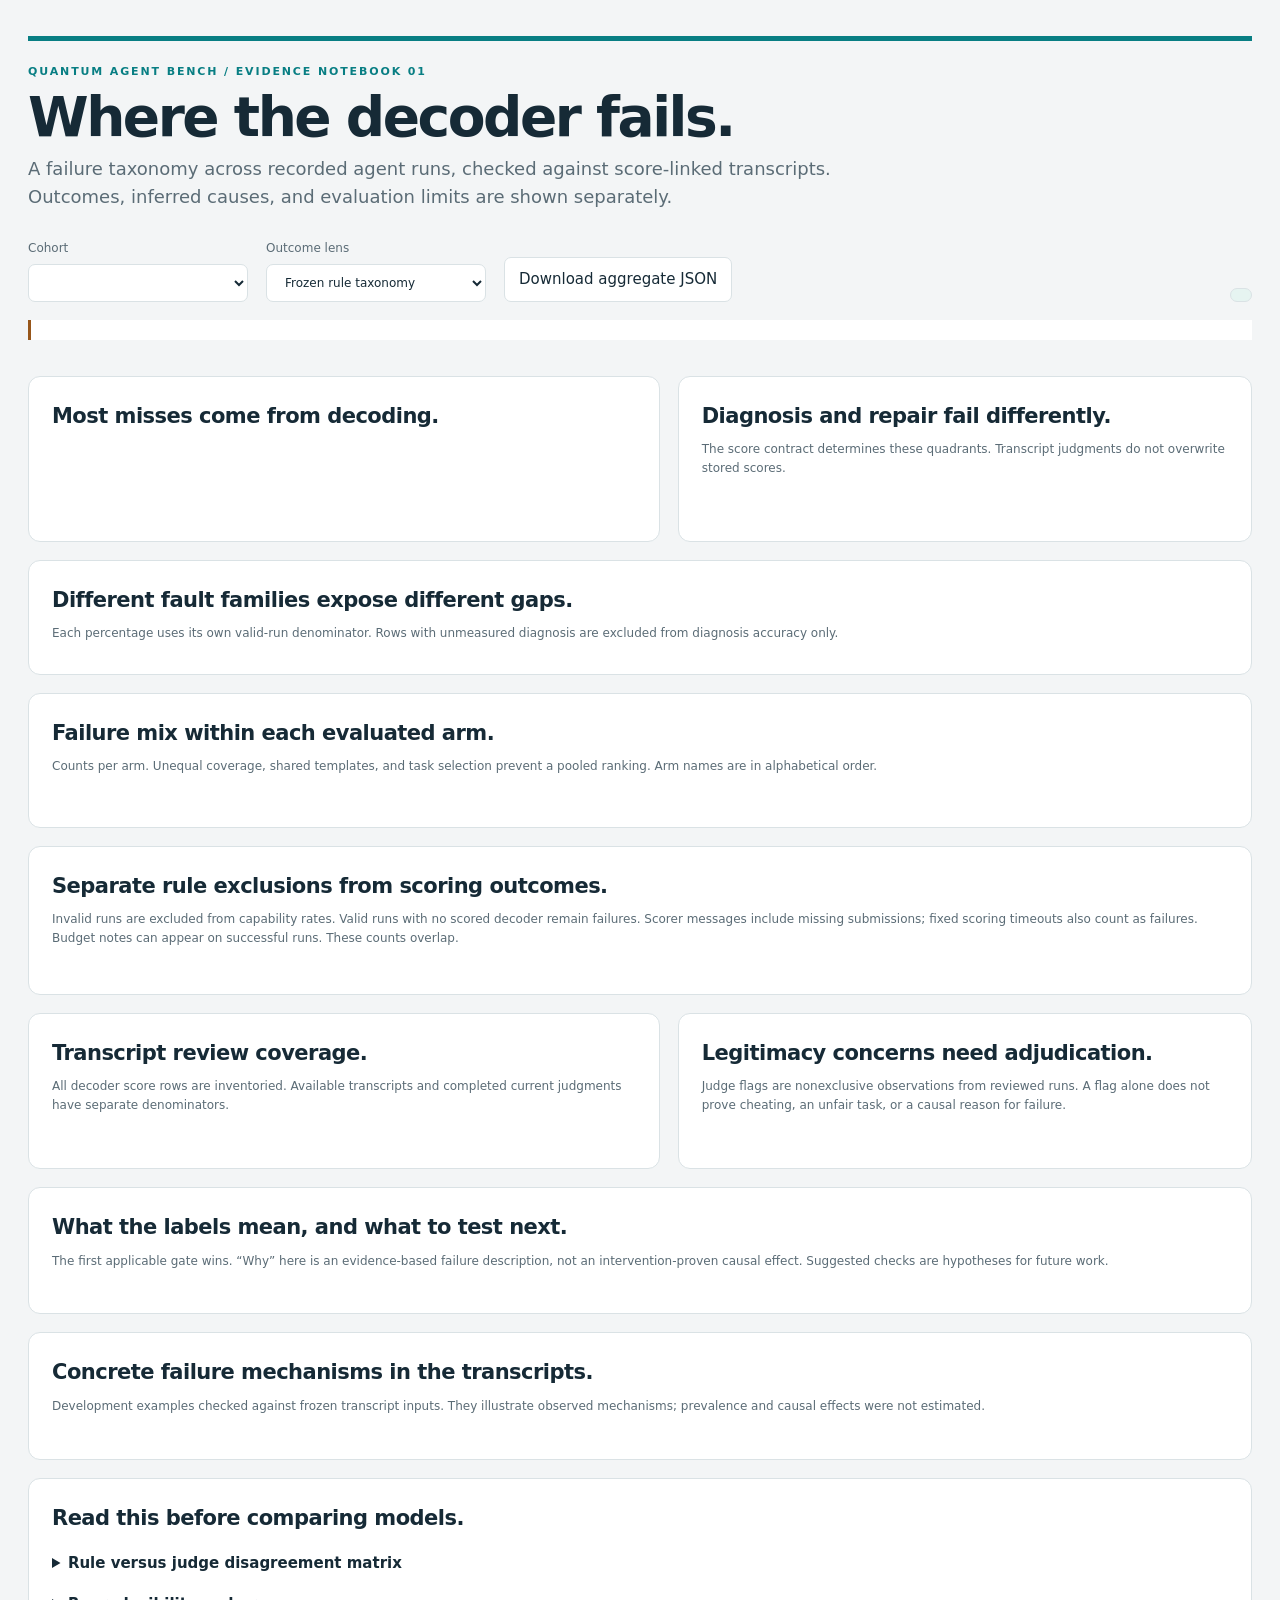
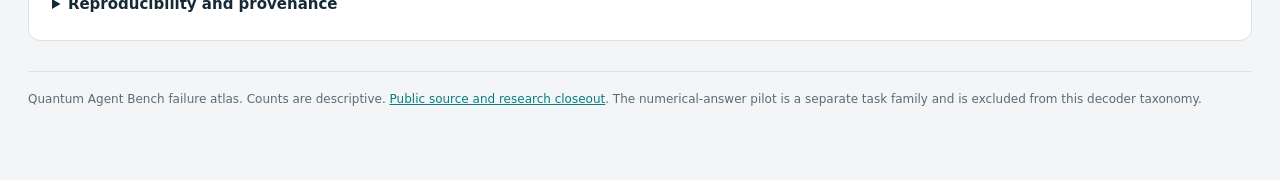
<file: scripts/failure_atlas_template.html>
<!doctype html>
<html lang="en"><head><meta charset="utf-8"><meta name="viewport" content="width=device-width, initial-scale=1">
<title>Quantum Agent Bench / Failure Atlas</title>
<style>
:root{color-scheme:light dark;--bg:#f3f5f6;--panel:#fff;--text:#162a36;--muted:#5b6c76;--line:#dae2e5;--accent:#087e83;--soft:#e6f4f1;--warn:#97561a}*{box-sizing:border-box}body{margin:0;background:var(--bg);color:var(--text);font:15px/1.55 system-ui,sans-serif}main{max-width:1320px;margin:auto;padding:36px 28px 72px}header{border-top:5px solid var(--accent);padding-top:22px}.eyebrow{text-transform:uppercase;letter-spacing:.17em;font-size:11px;color:var(--accent);font-weight:750}h1{font-size:clamp(32px,5vw,55px);letter-spacing:-.045em;margin:8px 0;line-height:1.08}h2{font-size:21px;margin:0 0 8px;letter-spacing:-.025em}h3{font-size:16px;margin:0 0 8px}p{margin:8px 0}.lede{font-size:18px;max-width:850px;color:var(--muted)}.meta{font-size:12px;color:var(--muted);margin-top:16px}.toolbar{display:flex;gap:18px;align-items:end;flex-wrap:wrap;margin:28px 0 18px}.toolbar label{font-size:12px;color:var(--muted);display:grid;gap:6px}select,button{border:1px solid var(--line);border-radius:7px;background:var(--panel);color:var(--text);padding:10px 14px;font:inherit}select{min-width:220px}button{cursor:pointer}.badge{background:var(--soft);border:1px solid var(--line);padding:6px 10px;border-radius:20px;font-size:12px;margin-left:auto}.kpis{display:grid;grid-template-columns:repeat(4,1fr);gap:14px;margin:18px 0}.card,.panel{background:var(--panel);border:1px solid var(--line);border-radius:12px;padding:23px}.card .num{font-size:35px;font-weight:700;letter-spacing:-.04em}.card .label{font-size:12px;color:var(--muted)}.card .sub{font-size:12px;margin-top:5px;color:var(--muted)}.grid{display:grid;grid-template-columns:1.1fr 1fr;gap:18px;margin:18px 0}.wide{grid-column:1/-1}.note{font-size:12px;color:var(--muted)}.warning{border-left:3px solid var(--warn);padding:10px 16px;margin:18px 0;color:var(--muted);background:var(--panel)}.bars{display:grid;gap:12px;margin-top:23px}.barrow{display:grid;grid-template-columns:165px 1fr 68px;align-items:center;gap:10px;font-size:13px}.track{background:var(--bg);height:21px;border-radius:3px;overflow:hidden}.fill{height:100%;background:var(--accent);min-width:0;transition:width .2s}.count{font-variant-numeric:tabular-nums;text-align:right;color:var(--muted)}.legend{display:flex;flex-wrap:wrap;gap:14px;font-size:11px;margin:14px 0;color:var(--muted)}.legend i{display:inline-block;width:10px;height:10px;margin-right:4px;border-radius:2px}.scroll{overflow-x:auto}table{border-collapse:collapse;width:100%;font-size:12px}th,td{border-bottom:1px solid var(--line);padding:9px 10px;text-align:left;white-space:nowrap}th{color:var(--muted);font-weight:550}.matrix td{min-width:70px;text-align:center;font-variant-numeric:tabular-nums}.matrix th:first-child{text-align:left;min-width:220px}.quad{display:grid;grid-template-columns:1fr 1fr;gap:8px;margin:20px 0}.quad>div{border:1px solid var(--line);border-radius:8px;padding:16px}.quad strong{display:block;font-size:28px}.quad .good{background:var(--soft)}.taxonomy{display:grid;grid-template-columns:repeat(2,1fr);gap:12px;margin-top:20px}.taxonomy article{border-top:2px solid var(--line);padding:15px 0}.taxonomy article p{font-size:13px;color:var(--muted)}.taxonomy article .next{color:var(--accent)}details{margin-top:18px}summary{cursor:pointer;font-weight:650}a{color:var(--accent)}footer{color:var(--muted);font-size:12px;border-top:1px solid var(--line);margin-top:30px;padding-top:18px}.empty{padding:20px;color:var(--muted)}@media(prefers-color-scheme:dark){:root{--bg:#0d1921;--panel:#14252f;--text:#e4edf1;--muted:#9fb2bc;--line:#2d414d;--accent:#62c9bf;--soft:#173b3c;--warn:#d8a15c}}@media(max-width:760px){main{padding:22px 15px 45px}.grid{grid-template-columns:1fr}.kpis{grid-template-columns:1fr 1fr}.taxonomy{grid-template-columns:1fr}.panel,.card{padding:17px}.barrow{grid-template-columns:135px 1fr 60px;font-size:11px}.toolbar{gap:12px}.badge{margin-left:0}.lede{font-size:16px}}@media print{.toolbar,button{display:none}body{background:white}.panel,.card{break-inside:avoid}.grid{display:block}.panel{margin:15px 0}main{padding:0}}
</style></head><body><main>
<header><div class="eyebrow">Quantum Agent Bench / Evidence notebook 01</div><h1>Where the decoder fails.</h1><p class="lede">A failure taxonomy across recorded agent runs, checked against score-linked transcripts. Outcomes, inferred causes, and evaluation limits are shown separately.</p><div class="meta" id="meta"></div></header>
<div class="toolbar"><label>Cohort<select id="cohort"></select></label><label>Outcome lens<select id="lens"><option value="rule">Frozen rule taxonomy</option><option value="judge">Transcript judge</option></select></label><button id="download">Download aggregate JSON</button><span class="badge" id="badge"></span></div>
<div class="warning" id="status"></div>
<section class="kpis" id="kpis"></section>
<section class="grid">
 <div class="panel"><h2 id="failure-title">Most misses come from decoding.</h2><p class="note" id="failure-sub"></p><div class="bars" id="outcomes"></div></div>
 <div class="panel"><h2>Diagnosis and repair fail differently.</h2><p class="note">The score contract determines these quadrants. Transcript judgments do not overwrite stored scores.</p><div class="quad" id="quadrants"></div><p class="note" id="quadrant-note"></p></div>
 <div class="panel wide"><h2>Different fault families expose different gaps.</h2><p class="note">Each percentage uses its own valid-run denominator. Rows with unmeasured diagnosis are excluded from diagnosis accuracy only.</p><div class="scroll" id="families"></div></div>
 <div class="panel wide"><h2>Failure mix within each evaluated arm.</h2><p class="note">Counts per arm. Unequal coverage, shared templates, and task selection prevent a pooled ranking. Arm names are in alphabetical order.</p><div class="legend" id="legend"></div><div class="scroll" id="models"></div></div>
 <div class="panel wide"><h2>Separate rule exclusions from scoring outcomes.</h2><p class="note">Invalid runs are excluded from capability rates. Valid runs with no scored decoder remain failures. Scorer messages include missing submissions; fixed scoring timeouts also count as failures. Budget notes can appear on successful runs. These counts overlap.</p><div id="execution" class="bars"></div></div>
 <div class="panel"><h2>Transcript review coverage.</h2><p class="note">All decoder score rows are inventoried. Available transcripts and completed current judgments have separate denominators.</p><div id="coverage" class="bars"></div><p class="note" id="all-coverage"></p></div>
 <div class="panel"><h2>Legitimacy concerns need adjudication.</h2><p class="note">Judge flags are nonexclusive observations from reviewed runs. A flag alone does not prove cheating, an unfair task, or a causal reason for failure.</p><div id="concerns" class="bars"></div><p class="note" id="agreement"></p></div>
 <div class="panel wide"><h2>What the labels mean, and what to test next.</h2><p class="note">The first applicable gate wins. “Why” here is an evidence-based failure description, not an intervention-proven causal effect. Suggested checks are hypotheses for future work.</p><div id="taxonomy" class="taxonomy"></div></div>
 <div class="panel wide"><h2>Concrete failure mechanisms in the transcripts.</h2><p class="note">Development examples checked against frozen transcript inputs. They illustrate observed mechanisms; prevalence and causal effects were not estimated.</p><div id="cases" class="taxonomy"></div></div>
 <div class="panel wide"><h2>Read this before comparing models.</h2><div id="limits"></div><details><summary>Rule versus judge disagreement matrix</summary><p class="note">Both axes use the same labels. This measures consistency, not truth. Off-diagonal cells remain unresolved disagreements.</p><div class="scroll" id="confusion"></div></details><details><summary>Reproducibility and provenance</summary><p class="note">Aggregates are regenerated from a frozen inventory and exact-input judgment cache. Raw transcripts, hidden fixture identities, and local paths are excluded from this artifact.</p><pre id="provenance" style="white-space:pre-wrap;font-size:11px;overflow-wrap:anywhere"></pre></details></div>
</section><footer>Quantum Agent Bench failure atlas. Counts are descriptive. <a href="https://github.com/itsloganmann/quantum-agent-bench">Public source and research closeout</a>. The numerical-answer pilot is a separate task family and is excluded from this decoder taxonomy.</footer>
</main><script id="atlas-data" type="application/json">__ATLAS_DATA__</script><script>
const D=JSON.parse(document.getElementById('atlas-data').textContent),$=id=>document.getElementById(id),esc=x=>String(x??'').replace(/[&<>"']/g,c=>({'&':'&amp;','<':'&lt;','>':'&gt;','"':'&quot;',"'":'&#39;'}[c]));
const C={invalid_run:'#94a3aa',passed:'#168f85',out_of_budget:'#d5a54d',no_submission:'#b5a17b',broken_decoder:'#c77b5d',harmful_decoder:'#b6525b',misdiagnosis:'#9c759e',nominal_unchanged:'#8594a2',plain_matching:'#547c9f',under_adapted:'#5e9cbe'};
const titles={agent_launch2:'Development / 533 runs',fresh:'Fresh-seed replication / 56 runs',agent_decoder:'Early decoder pilot / 30 runs',agent_drift:'Drift pilot / 14 runs',agent_hard:'Hard pilot / 25 runs',agent_hard2:'Hard pilot 2 / 27 runs',agent_launch:'Earlier launch / 74 runs',agent_trial:'CLI trial / 1 run'};
const order=['agent_launch2','fresh','agent_launch','agent_decoder','agent_drift','agent_hard','agent_hard2','agent_trial'];
$('cohort').innerHTML=order.filter(c=>D.cohorts[c]).map(c=>`<option value="${c}">${titles[c]}</option>`).join('');
const pct=(a,b)=>b?(100*a/b).toFixed(1)+'%':'N/A';
function bar(name,n,den,color){return `<div class="barrow"><span>${esc(name)}</span><div class="track" title="${n} / ${den}"><div class="fill" style="width:${den?100*n/den:0}%;background:${color||'var(--accent)'}"></div></div><span class="count">${n}/${den}</span></div>`}
function table(headers,rows,cls=''){return `<table class="${cls}"><thead><tr>${headers.map(x=>`<th>${esc(x)}</th>`).join('')}</tr></thead><tbody>${rows.map(r=>`<tr>${r.join('')}</tr>`).join('')}</tbody></table>`}
function render(){const key=$('cohort').value,S=D.cohorts[key],jl=$('lens').value==='judge',L=jl?S.judge_labels:S.labels,den=jl?S.reviewed:S.recorded;
$('meta').textContent='Snapshot '+D.created_utc.replace('T',' ').slice(0,19)+' UTC · Judge '+D.evaluator.model+' / '+D.evaluator.effort+' · '+D.overall.recorded+' decoder runs inventoried';
$('badge').textContent=D.status==='complete'?'Available transcript review complete':'Transcript review in progress';
$('status').textContent=key==='fresh'?D.fresh_source_note:(D.status==='complete'?`${D.overall.reviewed}/${D.overall.available} available decoder transcripts reviewed. ${D.overall.recorded-D.overall.available} archive gaps remain.`:`Review is still running: ${D.overall.reviewed}/${D.overall.available} available decoder transcripts reviewed in this snapshot. Unreviewed runs are never treated as clean.`);
$('kpis').innerHTML=[[S.recorded,'Recorded runs',`${S.invalid} invalid harness runs`],[S.passes,'Joint passes',`${pct(S.passes,S.valid)} of ${S.valid} valid runs`],[S.reviewed,'Transcript judgments',`${S.available} archives available`],[S.paired? pct(S.agreement,S.paired):'N/A','Rule / judge agreement',`${S.paired-S.agreement} disagreements / ${S.paired} paired`]].map(([n,l,s])=>`<div class="card"><div class="num">${n}</div><div class="label">${l}</div><div class="sub">${s}</div></div>`).join('');
const sorted=Object.entries(L).sort((a,b)=>b[1]-a[1]);const failure=sorted.find(([k])=>k!=='passed'&&k!=='invalid_run');
$('failure-title').textContent=failure?`${D.names[failure[0]]||failure[0]} is the largest failure group.`:'No classified failure in this view.';
$('failure-sub').textContent=`${jl?'Transcript-judge labels for reviewed views only':'Frozen rule labels for all recorded rows'}. Bars use ${den} observations, including invalid runs shown separately.`;
$('outcomes').innerHTML=sorted.map(([k,n])=>bar(D.names[k]||k,n,den,C[k])).join('')||'<p class="empty">No judgments yet.</p>';
const q=S.quadrants,qs=[['diagnosis_1_fix_1','Diagnosis right / repair right'],['diagnosis_1_fix_0','Diagnosis right / repair short'],['diagnosis_0_fix_1','Diagnosis wrong / repair right'],['diagnosis_0_fix_0','Diagnosis wrong / repair short']];
$('quadrants').innerHTML=qs.map(([k,l],i)=>`<div class="${i===0?'good':''}"><strong>${q[k]||0}</strong><span>${l}</span></div>`).join('');
$('quadrant-note').textContent=`Outside these quadrants: ${q.unscored||0} without a scored decoder, ${q.diagnosis_unmeasured||0} with diagnosis unmeasured, ${S.invalid} invalid runs, ${S.unclassified} unclassified.`;
$('families').innerHTML=table(['Fault family','Valid runs','Joint passes','Pass rate','Diagnosis accuracy','Largest rule failure'],Object.entries(S.families).sort((a,b)=>b[1].recorded-a[1].recorded).map(([f,x])=>{const z=Object.entries(x.labels).filter(([k])=>k!=='passed'&&k!=='invalid_run').sort((a,b)=>b[1]-a[1])[0];return [`<td>${esc(f)}</td>`,`<td>${x.valid}</td>`,`<td>${x.passes}</td>`,`<td>${pct(x.passes,x.valid)}</td>`,`<td>${x.diagnosis_correct}/${x.diagnosis_measured} (${pct(x.diagnosis_correct,x.diagnosis_measured)})</td>`,`<td>${z?esc(D.names[z[0]])+' ('+z[1]+')':'None'}</td>`]}));
const active=Object.keys(C).filter(k=>Object.values(S.models).some(m=>(jl?m.judge_labels:m.labels)[k]));
$('legend').innerHTML=active.map(k=>`<span><i style="background:${C[k]}"></i>${esc(D.names[k])}</span>`).join('');
$('models').innerHTML=table(['Arm','Runs',...active.map(k=>D.names[k])],Object.entries(S.models).map(([m,x])=>[`<th>${esc(m.replaceAll('_',' '))}</th>`,`<td>${jl?x.reviewed:x.recorded}</td>`,...active.map(k=>{const n=(jl?x.judge_labels:x.labels)[k]||0;return `<td title="${n} / ${jl?x.reviewed:x.recorded}" style="background:${n?C[k]+'30':'transparent'}">${n||'·'}</td>`})]),'matrix');
$('execution').innerHTML=[bar('Rule exclusions',S.invalid,S.recorded,'#94a3aa'),bar('No scored decoder',S.unscored_valid,S.valid,'#c77b5d'),bar('Scorer message',S.score_error_rows,S.valid,'#b6525b'),bar('Budget note in trace',S.transcript_budget_notes,S.valid,'#d5a54d')].join('');
$('coverage').innerHTML=[bar('Recorded',S.recorded,S.recorded),bar('Archive available',S.available,S.recorded),bar('Current judgment',S.reviewed,S.recorded) ].join('');
$('all-coverage').textContent=`All decoder cohorts: ${D.overall.recorded} recorded, ${D.overall.available} archived, ${D.overall.reviewed} reviewed. Earlier protocol judgments are excluded unless their exact current key matches.`;
$('concerns').innerHTML=[bar('Environment',S.concerns.environment_problem,S.reviewed),bar('Instructions',S.concerns.instruction_problem,S.reviewed),bar('Integrity concern',S.concerns.integrity_problem,S.reviewed),bar('Fairness questioned',(S.fairness.questionable||0)+(S.fairness.unfair||0),S.reviewed)].join('');
$('agreement').textContent=`Flags use reviewed-run denominators only. ${S.judge_repair_floor_contradictions} judge labels claim sufficient repair despite a measured gap below the required 0.5 floor; ${S.judge_pass_diagnosis_contradictions} judge passes contradict measured diagnosis. Unknown historical metrics are exempt. Raw labels remain unchanged; these checks are not a full accuracy estimate.`;
$('taxonomy').innerHTML=Object.entries(D.names).map(([k,n])=>`<article><h3><span style="color:${C[k]}">${esc(n)}</span> <span class="note">${S.labels[k]||0} rule / ${S.judge_labels[k]||0} judge</span></h3><p>${esc(D.explanations[k][0])}</p><p class="next">Next check: ${esc(D.explanations[k][1])}</p></article>`).join('');
$('cases').innerHTML=D.case_notes.map(x=>`<article><h3>${esc(x.name)}</h3><p>${esc(x.observation)}</p><p class="next">Next check: ${esc(x.check)}</p></article>`).join('');
$('limits').innerHTML=[D.coverage_note,D.transcript_note,D.archive_note,D.historical_gate_note,D.binding_note,D.comparison_note,D.fresh_source_note,D.evaluator.independence,D.pilot_note].map(t=>`<p class="note">${esc(t)}</p>`).join('');
const ca=Object.keys(C).filter(k=>S.confusion.some(x=>x.rule===k||x.judge===k));
$('confusion').innerHTML=table(['Rule ↓ / Judge →',...ca.map(k=>D.names[k])],ca.map(a=>[`<th>${esc(D.names[a])}</th>`,...ca.map(b=>{const n=S.confusion.find(x=>x.rule===a&&x.judge===b)?.count||0;return `<td style="background:${n?(a===b?'#168f8528':'#c77b5d28'):'transparent'}">${n||'·'}</td>`})]),'matrix');
$('provenance').textContent=JSON.stringify({inventory_sha256:D.provenance.inventory_sha256,evaluator:D.evaluator,source_file_count:Object.keys(D.provenance.source_hashes).length},null,2);
}
$('cohort').addEventListener('change',render);$('lens').addEventListener('change',render);$('download').addEventListener('click',()=>{const a=document.createElement('a');a.href=URL.createObjectURL(new Blob([JSON.stringify(D,null,2)],{type:'application/json'}));a.download='qec-drift-failure-atlas.json';a.click();setTimeout(()=>URL.revokeObjectURL(a.href),1000)});render();
</script></body></html>
</file>
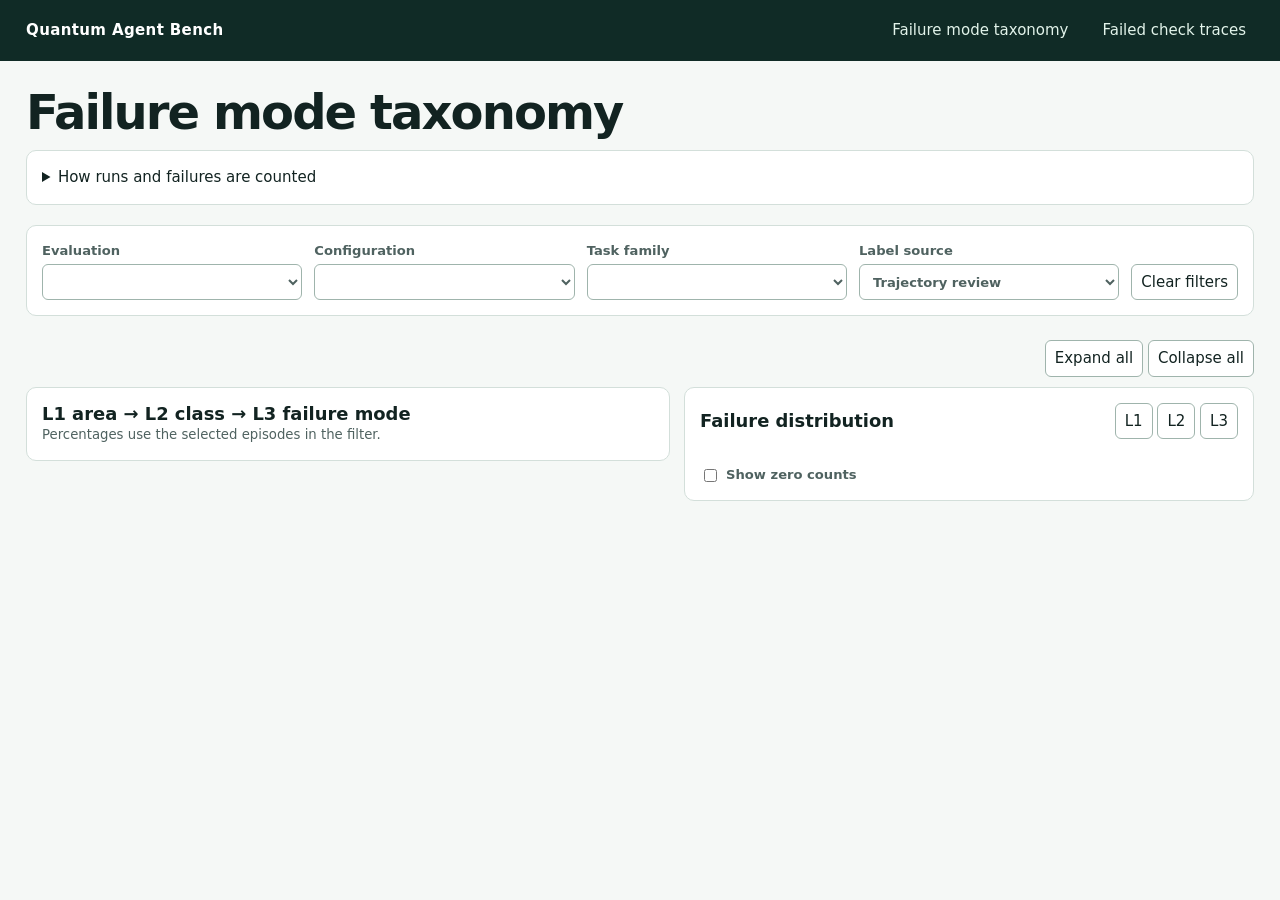
<file: scripts/failure_report.html>
<!doctype html>
<html lang="en">
<head>
<meta charset="utf-8">
<meta name="viewport" content="width=device-width,initial-scale=1">
<title>Quantum Agent Bench failure analysis</title>
<style>
:root{color-scheme:light;--ink:#122321;--muted:#4f6260;--line:#d3dfda;--paper:#f5f8f6;--white:#fff;--accent:#176752;--soft:#e6f2ec;--warm:#855129;--focus:#155e9a;font-family:system-ui,sans-serif}
*{box-sizing:border-box}
body{margin:0;color:var(--ink);background:var(--paper);font-size:15px;line-height:1.5}
[hidden]{display:none!important}
header{background:#102b26;color:white}
nav{max-width:1380px;margin:auto;padding:14px 26px;display:flex;flex-wrap:wrap;align-items:center;gap:18px}
nav strong{margin-right:auto;letter-spacing:.025em}
nav a{color:#e2f3ea;padding:5px 8px;text-decoration:none}
nav a[aria-current]{border-radius:5px;background:#2a4e43;color:white}
main{max-width:1380px;margin:auto;padding:25px 26px 60px}
h1,h2,h3,p{margin:0}
h1{font-size:clamp(2rem,5vw,3rem);line-height:1.1;margin-bottom:8px;letter-spacing:-.04em}
h2{font-size:1.12rem;line-height:1.25}
p+p{margin-top:8px}
a{color:var(--accent);text-underline-offset:3px}
:focus-visible{outline:3px solid var(--focus);outline-offset:2px}
.panel,details.method{background:var(--white);border:1px solid var(--line);border-radius:10px;padding:15px}
.small{font-size:.83rem;color:var(--muted)}
.method{margin:12px 0}
.method p{margin:8px 0 0}
summary{cursor:pointer}
.filters{display:flex;flex-wrap:wrap;align-items:flex-end;gap:12px;margin:20px 0 12px}
label{font-weight:600;color:var(--muted);font-size:.82rem;display:grid;gap:4px;min-width:0}
input,button,select{font:inherit;color:inherit}
select,input[type=search],button{background:white;border:1px solid #9fb4ac;border-radius:6px;padding:6px 9px;max-width:100%}
select{min-height:36px}
button{cursor:pointer}
button:hover{background:var(--soft)}
button[aria-pressed=true]{background:var(--accent);color:white;border-color:var(--accent)}
.filters label{flex:1 1 180px}
.toolbar,.panel-heading{display:flex;gap:8px;align-items:center;justify-content:space-between;flex-wrap:wrap}
.toolbar{margin:10px 0}
.stat-grid{display:grid;grid-template-columns:repeat(4,minmax(0,1fr));gap:8px;margin:12px 0}
.stat-grid div{padding:11px 13px;border-radius:8px;background:var(--soft)}
.stat-grid strong{font-size:1.35rem;display:block;font-variant-numeric:tabular-nums}
.taxonomy-grid{display:grid;grid-template-columns:minmax(0,1.13fr) minmax(0,1fr);gap:14px;align-items:start}
.branch{border:1px solid var(--line);border-radius:6px;background:white;margin:6px 0;padding:7px 10px}
.branch>.branch{margin-left:10px}
.branch>summary{font-weight:650}
.branch>summary::marker{color:var(--accent)}
.branch>summary span{color:var(--muted);font-size:.84rem;font-weight:500;margin-left:6px}
.leaf{font-size:.88rem;margin:7px 4px 2px 12px}
.leaf p{margin:3px 0}
.highlight{border-color:var(--accent);background:var(--soft)}
.bars{display:grid;gap:7px;margin:13px 0}
.bar{display:grid;grid-template-columns:minmax(0,1.2fr) minmax(30px,1fr) 44px;gap:6px;align-items:center;text-align:left;font-size:.85rem}
.bar b{text-align:right;font-variant-numeric:tabular-nums}
.track{background:#e4ebe7;border-radius:4px;overflow:hidden;height:11px}
.fill{display:block;background:var(--accent);height:100%;width:var(--width)}
.checkbox{display:flex;align-items:center;gap:6px}
.trace-grid{display:grid;grid-template-columns:minmax(0,.8fr) minmax(0,.85fr) minmax(0,1.6fr);gap:12px;align-items:start}
.list{max-height:600px;overflow:auto;display:grid;gap:6px;margin-top:10px}
.list button{text-align:left;display:block;width:100%;overflow-wrap:anywhere}
.list small{display:block;font-size:.78rem;color:var(--muted)}
.list button[aria-pressed=true] small{color:white}
.trace-grid .panel label{margin:8px 0}
.trace-grid .panel input,.trace-grid .panel select{width:100%}
#trail ol{margin:12px 0 0;padding:0;list-style:none}
#trail li{position:relative;padding:10px 12px;margin:0 0 20px;border:1px solid var(--line);border-radius:7px}
#trail li:not(:last-child)::after{content:"↓";color:var(--accent);position:absolute;bottom:-20px;left:20px}
#trail li:last-child{margin-bottom:0;background:var(--soft);border-color:#aacdbd}
#trail pre{white-space:pre-wrap;overflow-wrap:anywhere;background:#f3f6f4;padding:8px;border-radius:5px;margin:5px 0 0;font-size:.84rem}
#trail p{margin-top:5px;overflow-wrap:anywhere}
@media(max-width:860px){.taxonomy-grid{grid-template-columns:1fr}.trace-grid{grid-template-columns:1fr 1fr}.trace-grid>.detail{grid-column:1/-1}.list{max-height:270px}}
@media(max-width:560px){main,nav{padding-left:13px;padding-right:13px}.stat-grid{grid-template-columns:1fr 1fr}.trace-grid{grid-template-columns:1fr}.bar{grid-template-columns:minmax(0,1.7fr) minmax(25px,1fr) 35px}.trace-grid>.detail{grid-column:auto}}
</style>
</head>
<body>
<header><nav aria-label="Report views">
<strong>Quantum Agent Bench</strong>
<a id="nav-taxonomy" href="#taxonomy">Failure mode taxonomy</a>
<a id="nav-traces" href="#traces">Failed check traces</a>
</nav></header>
<main>
<noscript>This report needs JavaScript to filter the taxonomy and display evidence.</noscript>
<section id="taxonomy">
<h1>Failure mode taxonomy</h1>
<p id="snapshot" class="small"></p>
<details class="method"><summary>How runs and failures are counted</summary>
<p>Each scored failure has one primary L3 label under one L2 class and one L1 area. Passes and external interruptions have separate counts. A trace can show several failed checks for one episode.</p>
<p>The scoring rule determines joint pass rates. The score-aware trajectory review supplies a separate label. It can disagree with the rule. Review labels describe recorded evidence.</p>
<p>Historical reviews used rendered inputs that sometimes shortened long outputs. Replication reviews cover archived Codex output without middle cuts.__CAPTURE_NOTE__</p>
</details>
<form class="panel filters" id="filters" aria-label="Filter failure modes">
<label>Evaluation<select id="cohort"></select></label>
<label>Configuration<select id="configuration"></select></label>
<label>Task family<select id="family"></select></label>
<label>Label source<select id="lens"><option value="review">Trajectory review</option><option value="rule">Scoring rule</option></select></label>
<button type="reset">Clear filters</button>
</form>
<div id="metrics" class="stat-grid" aria-label="Filtered evaluation results"></div>
<div class="toolbar">
<p id="matches" class="small" role="status"></p>
<div><button type="button" id="expand">Expand all</button> <button type="button" id="collapse">Collapse all</button></div>
</div>
<div class="taxonomy-grid">
<section class="panel" aria-labelledby="tree-head">
<h2 id="tree-head">L1 area → L2 class → L3 failure mode</h2>
<p class="small">Percentages use the selected episodes in the filter.</p>
<div id="tree"></div>
</section>
<section class="panel" aria-labelledby="chart-head">
<div class="panel-heading"><h2 id="chart-head">Failure distribution</h2>
<div id="levels" aria-label="Hierarchy level"><button type="button" data-level="1">L1</button> <button type="button" data-level="2">L2</button> <button type="button" data-level="3">L3</button></div></div>
<p id="chart-base" class="small"></p>
<div id="bars" class="bars"></div>
<label class="checkbox"><input type="checkbox" id="show-zero"> Show zero counts</label>
</section>
</div>
</section>
<section id="traces" hidden>
<h1>Failed check traces</h1>
<p id="trace-coverage" class="small"></p>
<div class="panel filters">
<label>Evaluation<select id="trace-cohort"></select></label>
<label>Configuration<select id="trace-configuration"></select></label>
<label>Task family<select id="trace-family"></select></label>
<label>Failure mode<select id="trace-mode"></select></label>
<label>Find a task or run<input id="trace-search" type="search"></label>
<label>Sort by<select id="trace-sort"><option value="configuration">Configuration, then task</option><option value="task">Task, then configuration</option></select></label>
</div>
<div class="trace-grid">
<section class="panel" aria-labelledby="runs-head"><h2 id="runs-head">Trajectories</h2><p id="run-count" class="small" role="status"></p><div id="runs" class="list"></div></section>
<section class="panel" aria-labelledby="checks-head"><h2 id="checks-head">Failed checks</h2><p id="run-selected" class="small"></p><div id="checks" class="list"></div></section>
<section class="panel detail" aria-labelledby="trail-head"><h2 id="trail-head">Recorded timeline</h2><div id="trail"></div></section>
</div>
<details class="method"><summary>How evidence is linked</summary>
<p>Source-verified excerpts were checked against saved records. Related excerpts are literal matches for terms relevant to the selected check. The timeline orders events and ends with the scorer or eligibility verdict. A missing match leaves the verdict and its review visible.</p>
</details>
</section>
</main>
<script type="application/json" id="report-data">__REPORT_DATA__</script>
<script>__REPORT_SCRIPT__</script>
</body>
</html>
</file>
